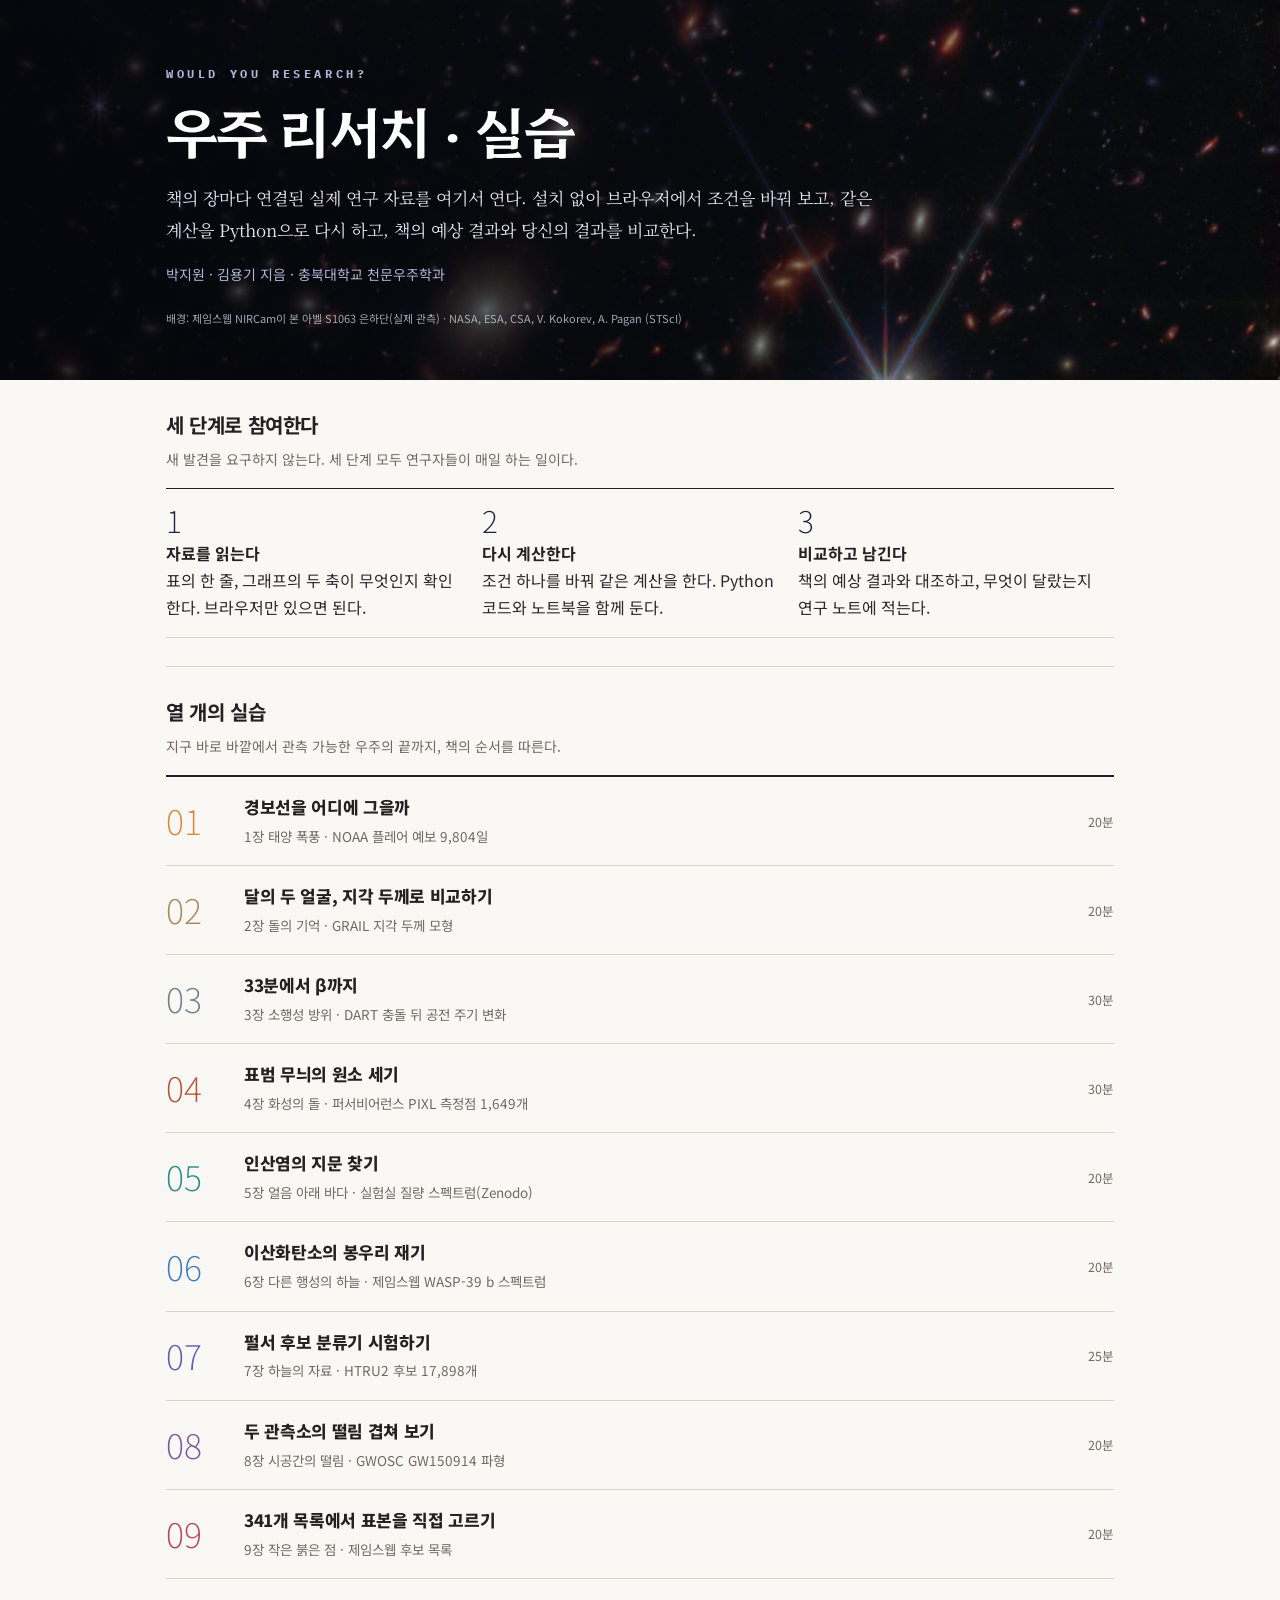
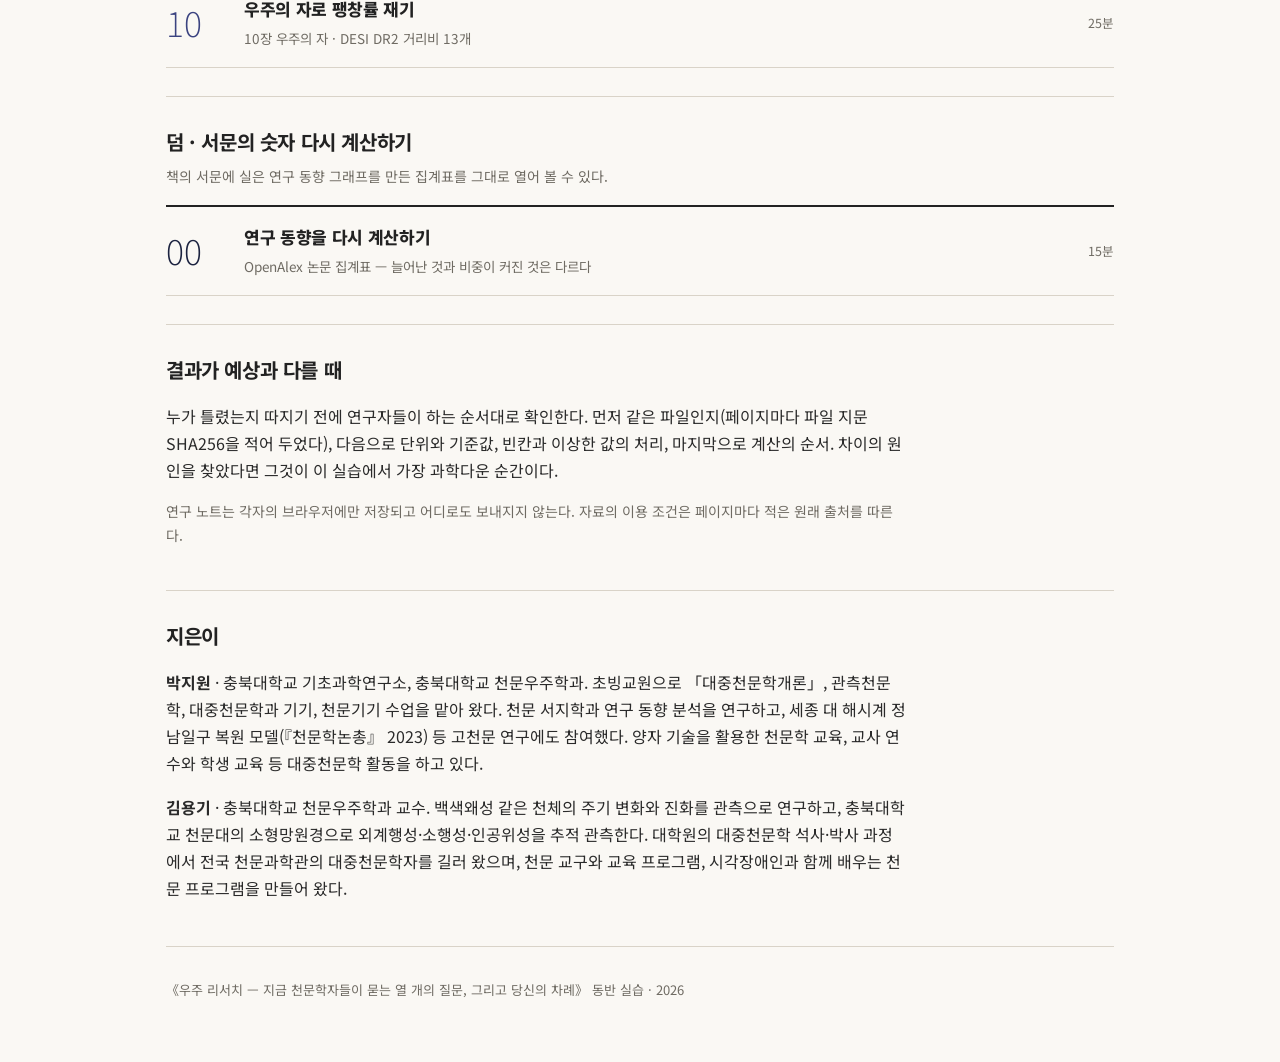
<file: index.html>
<!doctype html>
<html lang="ko">
<head>
<meta charset="utf-8">
<meta name="viewport" content="width=device-width, initial-scale=1">
<title>우주 리서치 실습</title>
<link rel="stylesheet" href="https://fonts.googleapis.com/css2?family=Hahmlet:wght@300;600&family=IBM+Plex+Mono:wght@400;500&family=Noto+Sans+KR:wght@200;300;400;500;700;800&family=Noto+Serif+KR:wght@400;600&display=swap">
<link rel="stylesheet" href="assets/site.css">
<style>
:root{--ch:#1C2340;--ch-tint:#E3E5EF}
.cover{position:relative;background:#05060c url(assets/cover_abell.jpg) center 70%/cover no-repeat;color:#fff;padding-block:64px 52px}
.cover::before{content:"";position:absolute;inset:0;background:linear-gradient(90deg,rgba(5,6,12,.88) 0%,rgba(5,6,12,.55) 55%,rgba(5,6,12,.15) 100%)}
.cover .wrap{position:relative}
.cover .kick{font-family:'IBM Plex Mono',monospace;letter-spacing:.3em}
.cover h1{font-family:'Hahmlet','Noto Serif KR',serif;font-weight:600}
.cover .credit{font-size:11px;color:#C9CDDB;margin-top:22px;opacity:.8}
.cover .kick{color:#AEB5D6}
.cover h1{color:#fff;font-size:clamp(34px,6vw,56px);margin:10px 0}
.cover .lede{color:#E4E7F3;font-family:var(--serif)}
.cover .who{color:#AEB5D6;font-size:14px;margin-top:18px}
.levels{display:grid;grid-template-columns:repeat(auto-fit,minmax(230px,1fr));gap:0;border-top:1px solid var(--ink)}
.levels div{padding:16px 16px 16px 0;border-bottom:1px solid var(--hair)}
.levels b{display:block;color:var(--ink);font-size:16px}
.levels .n{font-weight:200;font-size:30px;color:var(--ch);line-height:1}
.labs .no{color:var(--c)}
@media (prefers-color-scheme:dark){:root:not([data-theme="light"]) .labs .no{filter:brightness(2.2) saturate(.7)}:root:not([data-theme="light"]){--ch:#9AA6E0}}
</style>
</head>
<body>
<div class="cover"><div class="wrap">
 <div class="kick">WOULD YOU RESEARCH?</div>
 <h1>우주 리서치 · 실습</h1>
 <p class="lede">책의 장마다 연결된 실제 연구 자료를 여기서 연다. 설치 없이 브라우저에서 조건을 바꿔 보고, 같은 계산을 Python으로 다시 하고, 책의 예상 결과와 당신의 결과를 비교한다.</p>
 <div class="who">박지원 · 김용기 지음 · 충북대학교 천문우주학과</div>
 <div class="credit">배경: 제임스웹 NIRCam이 본 아벨 S1063 은하단(실제 관측) · NASA, ESA, CSA, V. Kokorev, A. Pagan (STScI)</div>
</div></div>
<main class="wrap">

<section>
 <h2>세 단계로 참여한다</h2>
 <p class="sub">새 발견을 요구하지 않는다. 세 단계 모두 연구자들이 매일 하는 일이다.</p>
 <div class="levels">
  <div><span class="n">1</span><b>자료를 읽는다</b>표의 한 줄, 그래프의 두 축이 무엇인지 확인한다. 브라우저만 있으면 된다.</div>
  <div><span class="n">2</span><b>다시 계산한다</b>조건 하나를 바꿔 같은 계산을 한다. Python 코드와 노트북을 함께 둔다.</div>
  <div><span class="n">3</span><b>비교하고 남긴다</b>책의 예상 결과와 대조하고, 무엇이 달랐는지 연구 노트에 적는다.</div>
 </div>
</section>

<section>
 <h2>열 개의 실습</h2>
 <p class="sub">지구 바로 바깥에서 관측 가능한 우주의 끝까지, 책의 순서를 따른다.</p>
 <ul class="labs">
  <li><a href="lab01/index.html" style="--c:#D98A3D"><span class="no">01</span><span><span class="t">경보선을 어디에 그을까</span><br><span class="d">1장 태양 폭풍 · NOAA 플레어 예보 9,804일</span></span><span class="m">20분</span></a></li>
  <li><a href="lab02/index.html" style="--c:#A88A5A"><span class="no">02</span><span><span class="t">달의 두 얼굴, 지각 두께로 비교하기</span><br><span class="d">2장 돌의 기억 · GRAIL 지각 두께 모형</span></span><span class="m">20분</span></a></li>
  <li><a href="lab03/index.html" style="--c:#6E7F8D"><span class="no">03</span><span><span class="t">33분에서 β까지</span><br><span class="d">3장 소행성 방위 · DART 충돌 뒤 공전 주기 변화</span></span><span class="m">30분</span></a></li>
  <li><a href="lab04/index.html" style="--c:#B5543C"><span class="no">04</span><span><span class="t">표범 무늬의 원소 세기</span><br><span class="d">4장 화성의 돌 · 퍼서비어런스 PIXL 측정점 1,649개</span></span><span class="m">30분</span></a></li>
  <li><a href="lab05/index.html" style="--c:#2E8C86"><span class="no">05</span><span><span class="t">인산염의 지문 찾기</span><br><span class="d">5장 얼음 아래 바다 · 실험실 질량 스펙트럼(Zenodo)</span></span><span class="m">20분</span></a></li>
  <li><a href="lab06/index.html" style="--c:#3F7CB8"><span class="no">06</span><span><span class="t">이산화탄소의 봉우리 재기</span><br><span class="d">6장 다른 행성의 하늘 · 제임스웹 WASP-39 b 스펙트럼</span></span><span class="m">20분</span></a></li>
  <li><a href="lab07/index.html" style="--c:#5C5FB0"><span class="no">07</span><span><span class="t">펄서 후보 분류기 시험하기</span><br><span class="d">7장 하늘의 자료 · HTRU2 후보 17,898개</span></span><span class="m">25분</span></a></li>
  <li><a href="lab08/index.html" style="--c:#7D5A9E"><span class="no">08</span><span><span class="t">두 관측소의 떨림 겹쳐 보기</span><br><span class="d">8장 시공간의 떨림 · GWOSC GW150914 파형</span></span><span class="m">20분</span></a></li>
  <li><a href="lab09/index.html" style="--c:#B8475E"><span class="no">09</span><span><span class="t">341개 목록에서 표본을 직접 고르기</span><br><span class="d">9장 작은 붉은 점 · 제임스웹 후보 목록</span></span><span class="m">20분</span></a></li>
  <li><a href="lab10/index.html" style="--c:#3B4380"><span class="no">10</span><span><span class="t">우주의 자로 팽창률 재기</span><br><span class="d">10장 우주의 자 · DESI DR2 거리비 13개</span></span><span class="m">25분</span></a></li>
 </ul>
</section>

<section>
 <h2>덤 · 서문의 숫자 다시 계산하기</h2>
 <p class="sub">책의 서문에 실은 연구 동향 그래프를 만든 집계표를 그대로 열어 볼 수 있다.</p>
 <ul class="labs"><li><a href="lab00/index.html" style="--c:#1C2340"><span class="no">00</span><span><span class="t">연구 동향을 다시 계산하기</span><br><span class="d">OpenAlex 논문 집계표 — 늘어난 것과 비중이 커진 것은 다르다</span></span><span class="m">15분</span></a></li></ul>
</section>

<section>
 <h2>결과가 예상과 다를 때</h2>
 <p>누가 틀렸는지 따지기 전에 연구자들이 하는 순서대로 확인한다. 먼저 같은 파일인지(페이지마다 파일 지문 SHA256을 적어 두었다), 다음으로 단위와 기준값, 빈칸과 이상한 값의 처리, 마지막으로 계산의 순서. 차이의 원인을 찾았다면 그것이 이 실습에서 가장 과학다운 순간이다.</p>
 <p class="note">연구 노트는 각자의 브라우저에만 저장되고 어디로도 보내지지 않는다. 자료의 이용 조건은 페이지마다 적은 원래 출처를 따른다.</p>
</section>

<section>
 <h2>지은이</h2>
 <p><b>박지원</b> · 충북대학교 기초과학연구소, 충북대학교 천문우주학과. 초빙교원으로 「대중천문학개론」, 관측천문학, 대중천문학과 기기, 천문기기 수업을 맡아 왔다. 천문 서지학과 연구 동향 분석을 연구하고, 세종 대 해시계 정남일구 복원 모델(『천문학논총』 2023) 등 고천문 연구에도 참여했다. 양자 기술을 활용한 천문학 교육, 교사 연수와 학생 교육 등 대중천문학 활동을 하고 있다.</p>
 <p><b>김용기</b> · 충북대학교 천문우주학과 교수. 백색왜성 같은 천체의 주기 변화와 진화를 관측으로 연구하고, 충북대학교 천문대의 소형망원경으로 외계행성·소행성·인공위성을 추적 관측한다. 대학원의 대중천문학 석사·박사 과정에서 전국 천문과학관의 대중천문학자를 길러 왔으며, 천문 교구와 교육 프로그램, 시각장애인과 함께 배우는 천문 프로그램을 만들어 왔다.</p>
</section>
</main>
<footer><div class="wrap">《우주 리서치 — 지금 천문학자들이 묻는 열 개의 질문, 그리고 당신의 차례》 동반 실습 · 2026</div></footer>
<script>
/* 책의 QR(…#lab03)로 들어오면 그 실습 페이지로 바로 넘긴다 */
(function(){var m=/^#(lab\d\d)$/.exec(location.hash);if(m){location.replace(m[1]+"/index.html");}})();
</script>
</body>
</html>
</file>
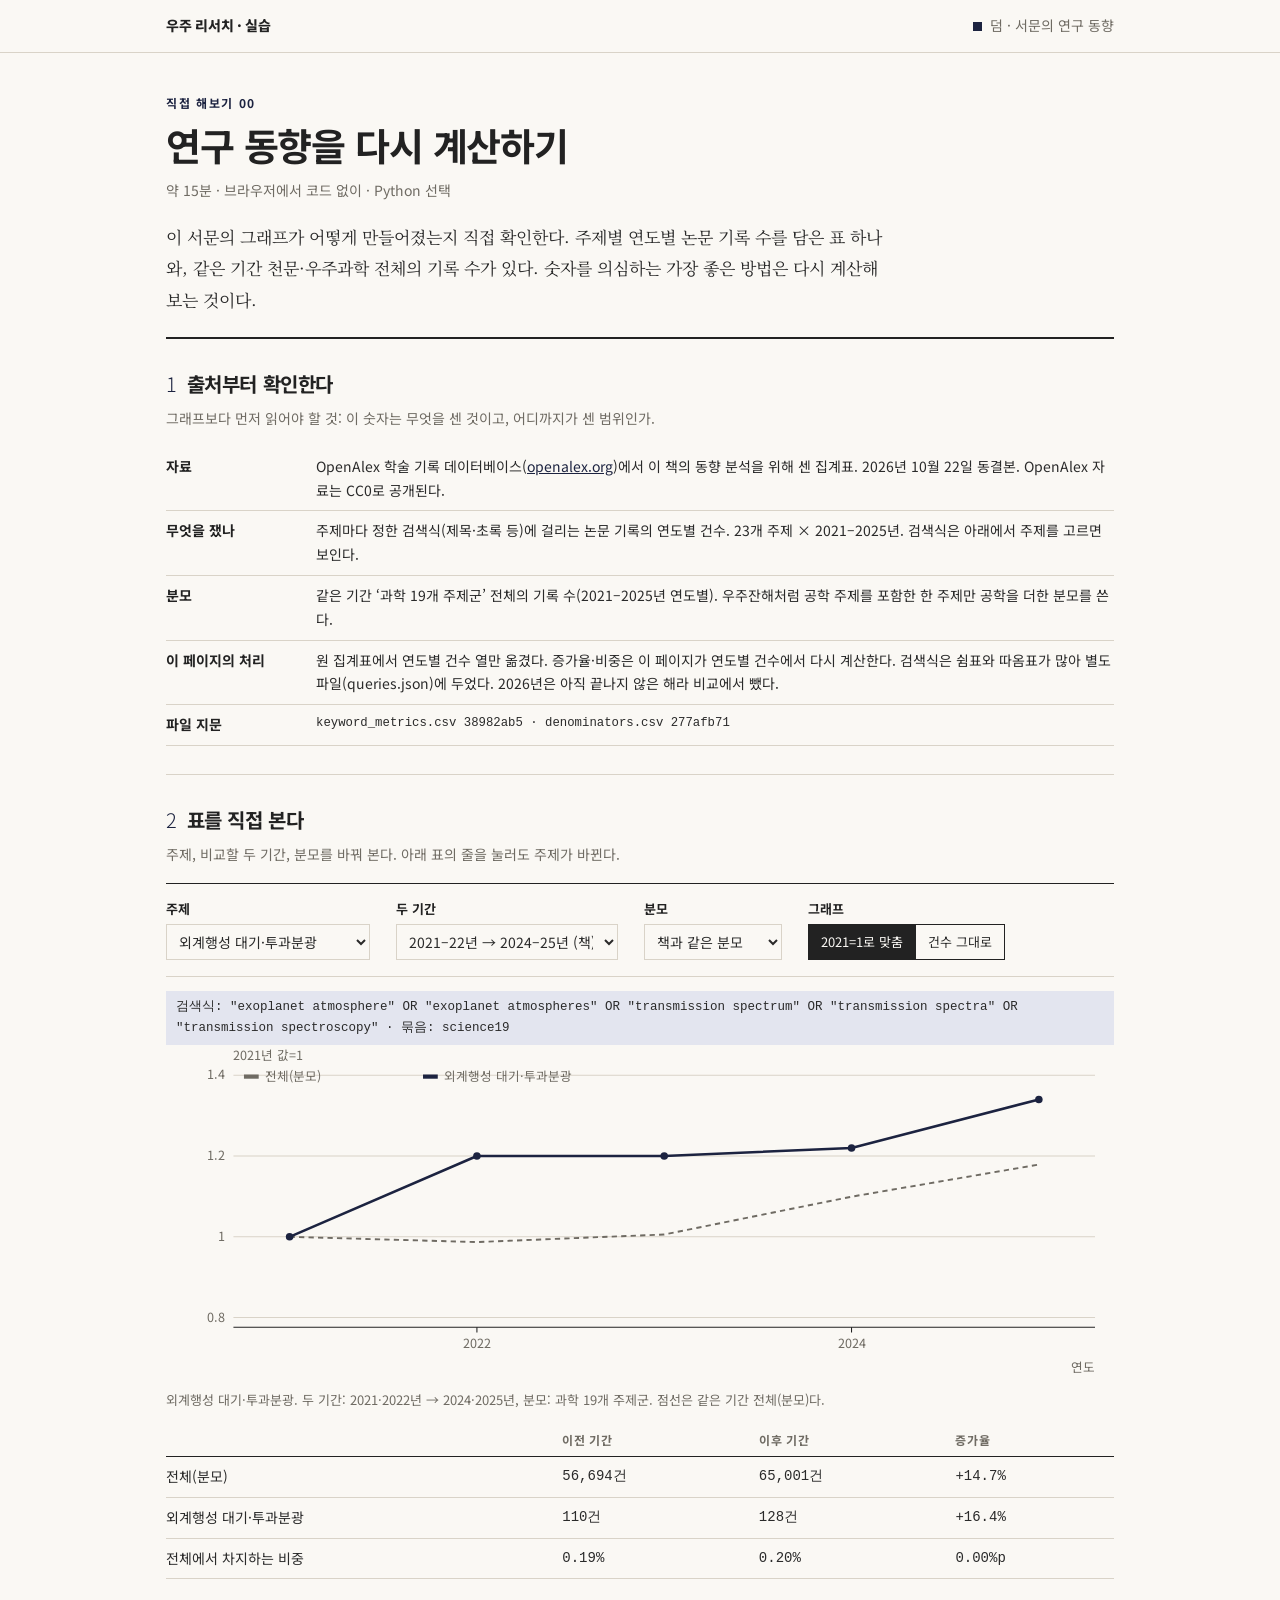
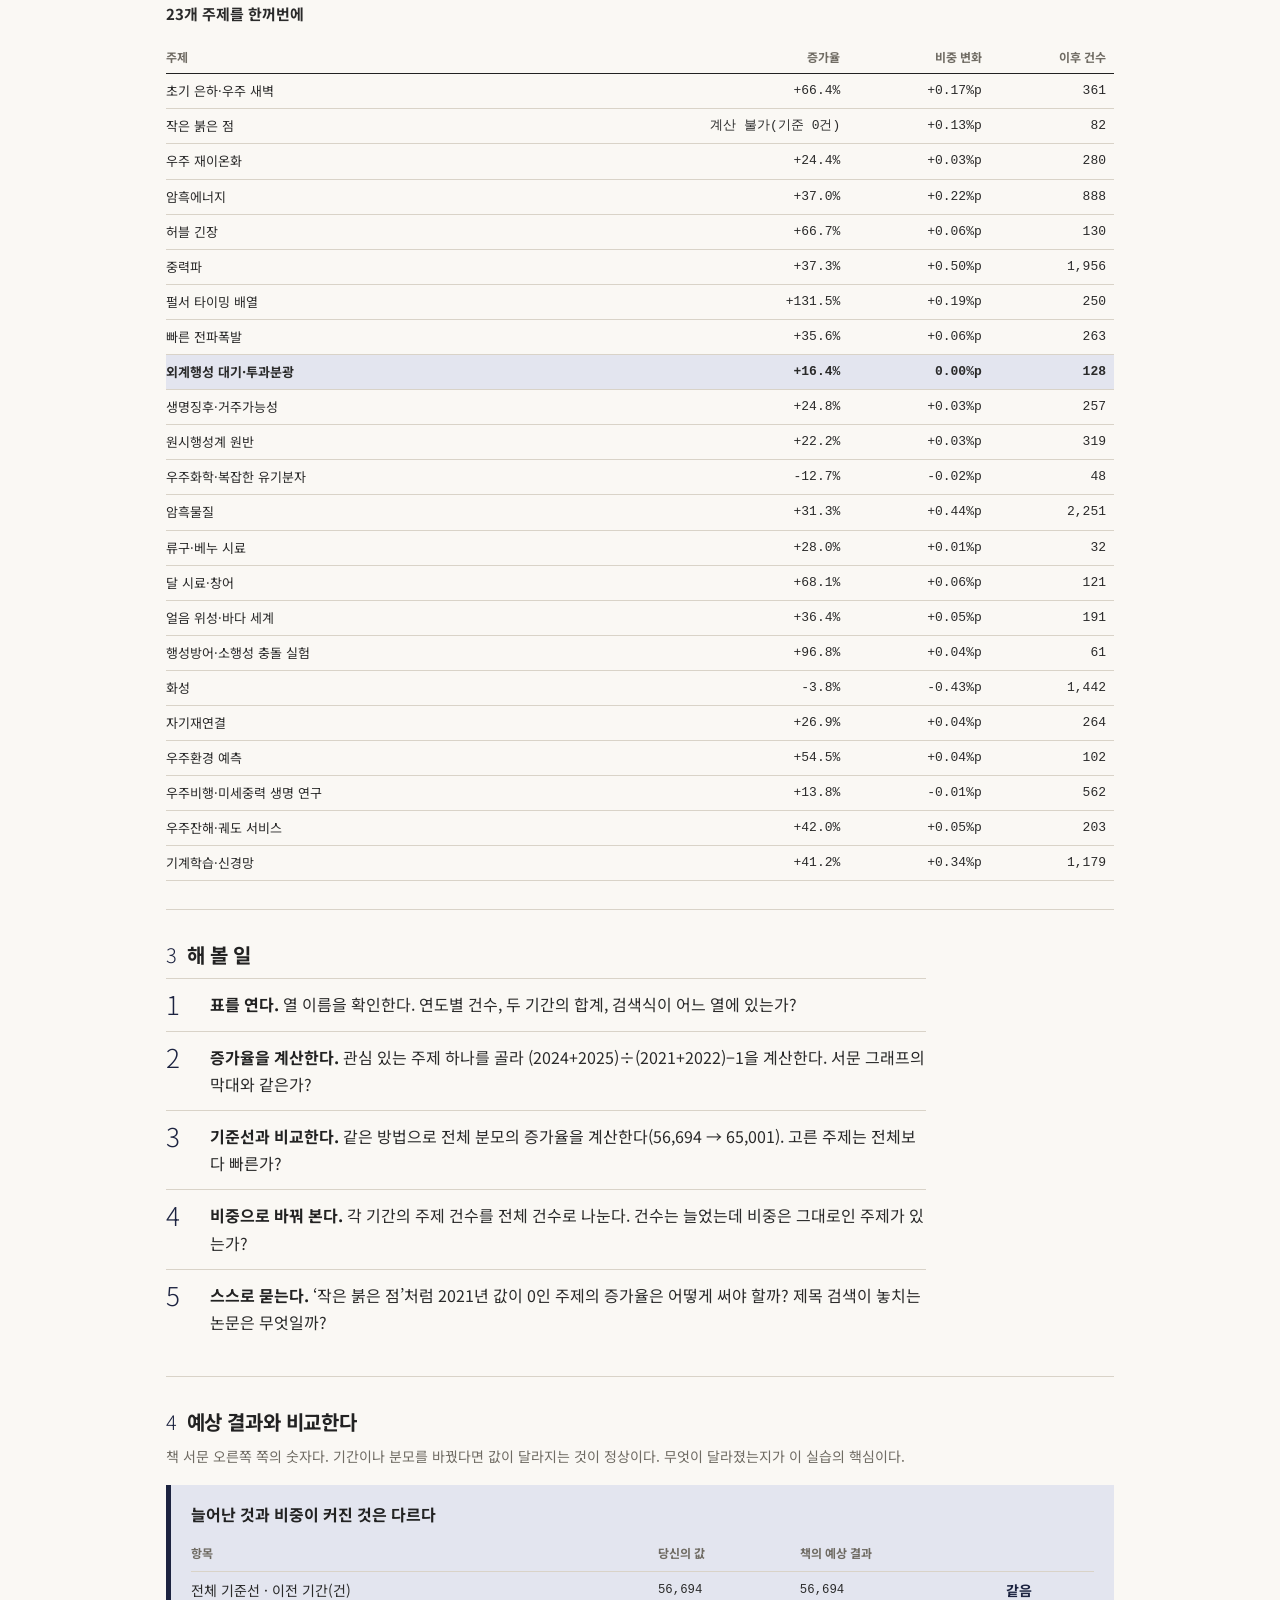
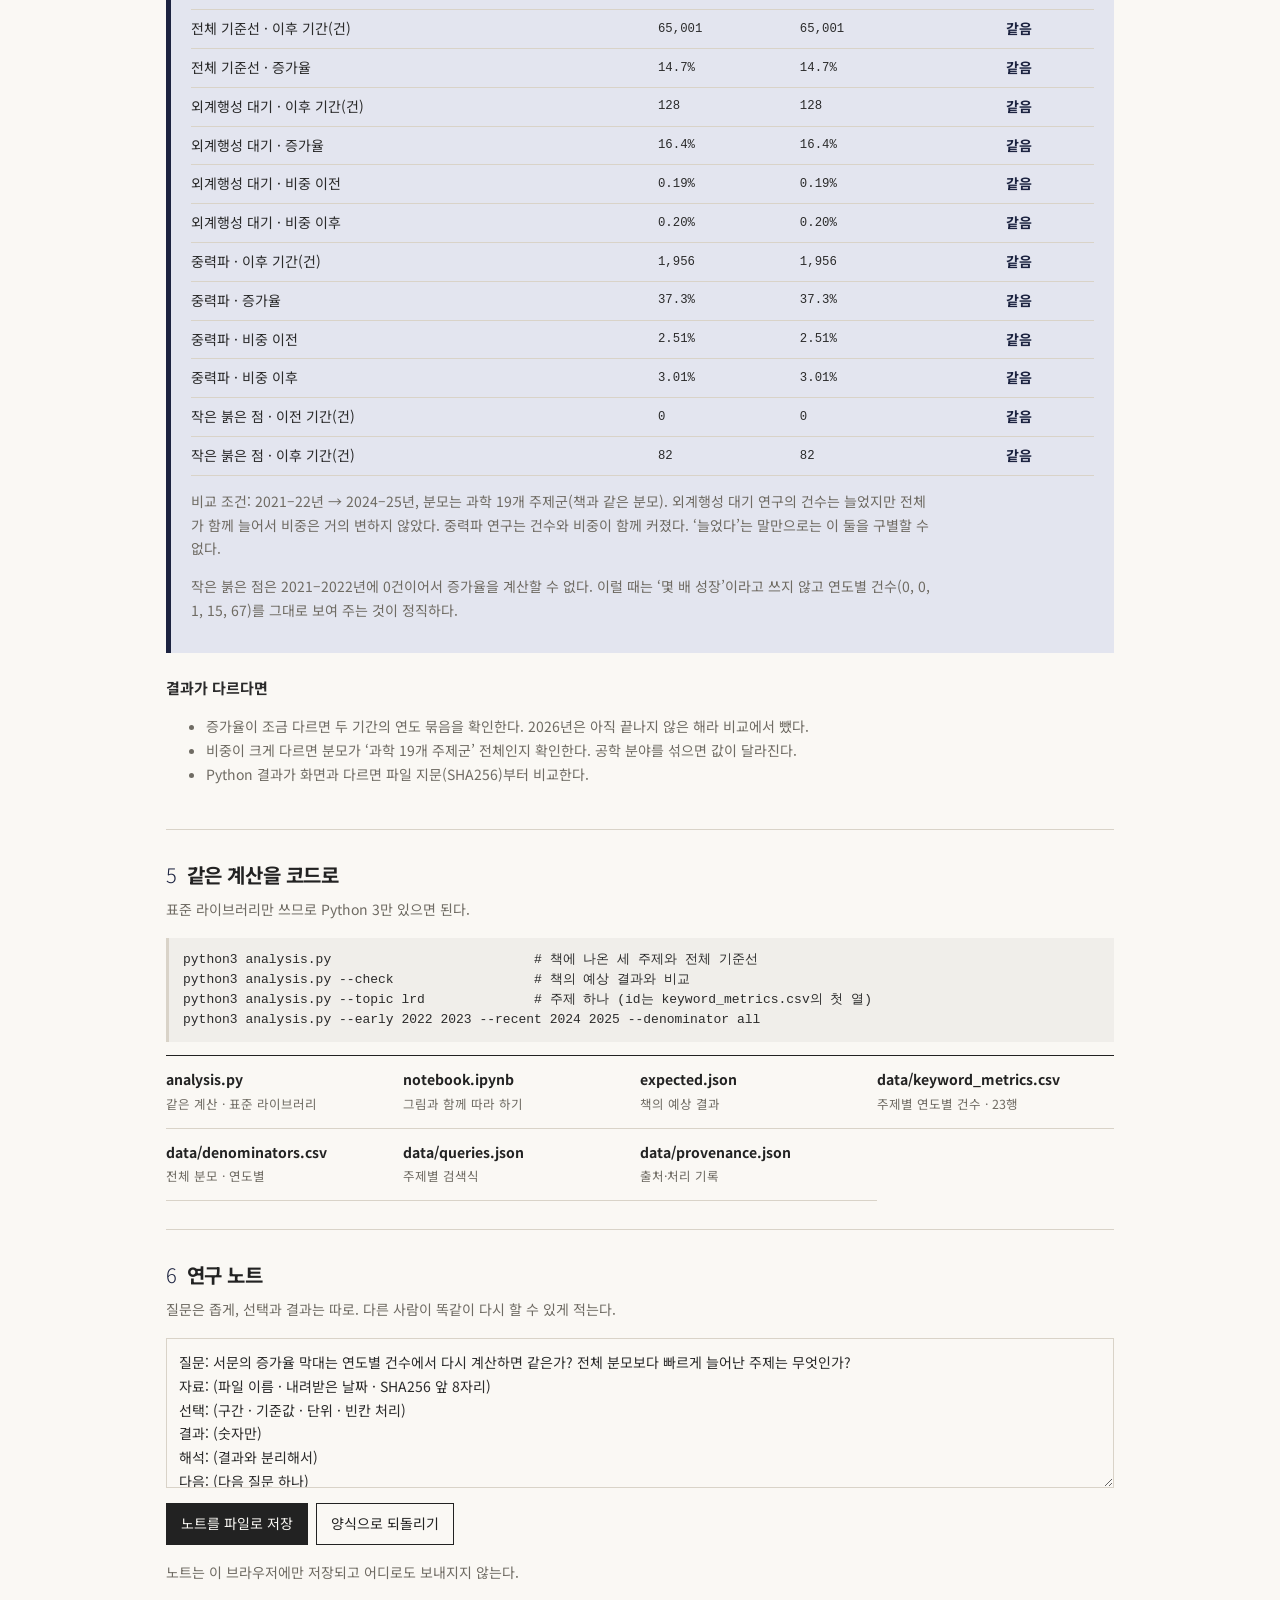
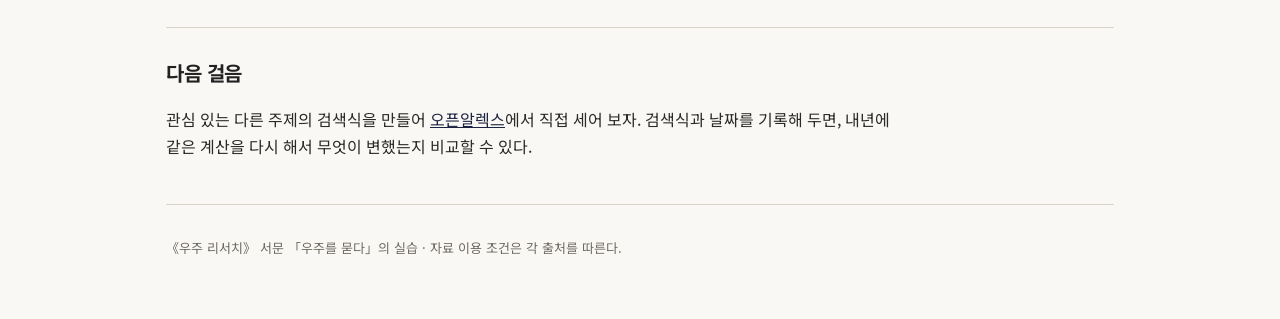
<file: lab00/index.html>
<!doctype html>
<html lang="ko">
<head>
<meta charset="utf-8">
<meta name="viewport" content="width=device-width, initial-scale=1">
<title>연구 동향을 다시 계산하기 · 우주 리서치 실습 00</title>
<link rel="stylesheet" href="https://fonts.googleapis.com/css2?family=Noto+Sans+KR:wght@300;400;500;700;800&family=Noto+Serif+KR:wght@400;600&display=swap">
<link rel="stylesheet" href="../assets/site.css">
<style>:root{--ch:#1C2340;--ch-tint:#E3E5EF}
@media (prefers-color-scheme:dark){:root:not([data-theme="light"]){--ch:#9AA6E0;--ch-tint:#23273A}}
table.all{width:100%;border-collapse:collapse;font-size:13px;margin-top:14px}
table.all th{text-align:left;font-size:12px;color:var(--grey);border-bottom:1px solid var(--ink);padding:6px 8px 6px 0;font-weight:700}
table.all td{padding:6px 8px 6px 0;border-bottom:1px solid var(--hair);font-variant-numeric:tabular-nums}
table.all td.num{font-family:ui-monospace,Menlo,monospace;text-align:right}
table.all th.num{text-align:right}
table.all tr.pick td{background:var(--ch-tint);font-weight:700}
table.all tr[data-id]{cursor:pointer}
.tablewrap{overflow-x:auto}
.query{font-family:ui-monospace,Menlo,monospace;font-size:12.5px;background:var(--ch-tint);padding:6px 10px;margin:8px 0 0;word-break:break-word}
</style>
</head>
<body>
<header class="top"><div class="wrap"><a class="home" href="../index.html">우주 리서치 · 실습</a><span class="chap">덤 · 서문의 연구 동향</span></div></header>
<main class="wrap">

<div class="hero">
 <div class="kick">직접 해보기 00</div>
 <h1>연구 동향을 다시 계산하기</h1>
 <div class="meta">약 15분 · 브라우저에서 코드 없이 · Python 선택</div>
 <p class="lede">이 서문의 그래프가 어떻게 만들어졌는지 직접 확인한다. 주제별 연도별 논문 기록 수를 담은 표 하나와, 같은 기간 천문·우주과학 전체의 기록 수가 있다. 숫자를 의심하는 가장 좋은 방법은 다시 계산해 보는 것이다.</p>
</div>

<section>
 <h2><span class="n">1</span>출처부터 확인한다</h2>
 <p class="sub">그래프보다 먼저 읽어야 할 것: 이 숫자는 무엇을 센 것이고, 어디까지가 센 범위인가.</p>
 <table class="prov">
  <tr><td>자료</td><td>OpenAlex 학술 기록 데이터베이스(<a href="https://openalex.org">openalex.org</a>)에서 이 책의 동향 분석을 위해 센 집계표. 2026년 10월 22일 동결본. OpenAlex 자료는 CC0로 공개된다.</td></tr>
  <tr><td>무엇을 쟀나</td><td>주제마다 정한 검색식(제목·초록 등)에 걸리는 논문 기록의 연도별 건수. 23개 주제 × 2021–2025년. 검색식은 아래에서 주제를 고르면 보인다.</td></tr>
  <tr><td>분모</td><td>같은 기간 ‘과학 19개 주제군’ 전체의 기록 수(2021–2025년 연도별). 우주잔해처럼 공학 주제를 포함한 한 주제만 공학을 더한 분모를 쓴다.</td></tr>
  <tr><td>이 페이지의 처리</td><td>원 집계표에서 연도별 건수 열만 옮겼다. 증가율·비중은 이 페이지가 연도별 건수에서 다시 계산한다. 검색식은 쉼표와 따옴표가 많아 별도 파일(queries.json)에 두었다. 2026년은 아직 끝나지 않은 해라 비교에서 뺐다.</td></tr>
  <tr><td>파일 지문</td><td class="mono" id="hashes">—</td></tr>
 </table>
</section>

<section>
 <h2><span class="n">2</span>표를 직접 본다</h2>
 <p class="sub">주제, 비교할 두 기간, 분모를 바꿔 본다. 아래 표의 줄을 눌러도 주제가 바뀐다.</p>
 <div class="controls">
  <div class="ctl"><label for="topic">주제</label><select id="topic"></select></div>
  <div class="ctl"><label for="per">두 기간</label>
   <select id="per">
    <option value="2021,2022|2024,2025">2021–22년 → 2024–25년 (책)</option>
    <option value="2021|2025">2021년 → 2025년</option>
    <option value="2022,2023|2024,2025">2022–23년 → 2024–25년</option>
   </select></div>
  <div class="ctl"><label for="den">분모</label>
   <select id="den">
    <option value="auto">책과 같은 분모</option>
    <option value="science">과학 19개 주제군</option>
    <option value="all">공학 포함</option>
   </select></div>
  <div class="ctl"><label>그래프</label><div class="seg" id="mode"><button data-m="idx" class="on">2021=1로 맞춤</button><button data-m="raw">건수 그대로</button></div></div>
 </div>
 <div class="query" id="query"></div>
 <div class="plot" id="plot"></div>
 <p class="caption" id="cap"></p>
 <table class="res" id="res"></table>
 <h3 style="margin:22px 0 0;font-size:15px">23개 주제를 한꺼번에</h3>
 <div class="tablewrap"><table class="all" id="all"></table></div>
</section>

<section>
 <h2><span class="n">3</span>해 볼 일</h2>
 <ol class="steps">
  <li><span><b>표를 연다.</b> 열 이름을 확인한다. 연도별 건수, 두 기간의 합계, 검색식이 어느 열에 있는가?</span></li>
  <li><span><b>증가율을 계산한다.</b> 관심 있는 주제 하나를 골라 (2024+2025)÷(2021+2022)−1을 계산한다. 서문 그래프의 막대와 같은가?</span></li>
  <li><span><b>기준선과 비교한다.</b> 같은 방법으로 전체 분모의 증가율을 계산한다(56,694 → 65,001). 고른 주제는 전체보다 빠른가?</span></li>
  <li><span><b>비중으로 바꿔 본다.</b> 각 기간의 주제 건수를 전체 건수로 나눈다. 건수는 늘었는데 비중은 그대로인 주제가 있는가?</span></li>
  <li><span><b>스스로 묻는다.</b> ‘작은 붉은 점’처럼 2021년 값이 0인 주제의 증가율은 어떻게 써야 할까? 제목 검색이 놓치는 논문은 무엇일까?</span></li>
 </ol>
</section>

<section>
 <h2><span class="n">4</span>예상 결과와 비교한다</h2>
 <p class="sub">책 서문 오른쪽 쪽의 숫자다. 기간이나 분모를 바꿨다면 값이 달라지는 것이 정상이다. 무엇이 달라졌는지가 이 실습의 핵심이다.</p>
 <div class="expect">
  <h3>늘어난 것과 비중이 커진 것은 다르다</h3>
  <div id="cmp"></div>
  <p class="note">비교 조건: 2021–22년 → 2024–25년, 분모는 과학 19개 주제군(책과 같은 분모). 외계행성 대기 연구의 건수는 늘었지만 전체가 함께 늘어서 비중은 거의 변하지 않았다. 중력파 연구는 건수와 비중이 함께 커졌다. ‘늘었다’는 말만으로는 이 둘을 구별할 수 없다.</p>
  <p class="note">작은 붉은 점은 2021–2022년에 0건이어서 증가율을 계산할 수 없다. 이럴 때는 ‘몇 배 성장’이라고 쓰지 않고 연도별 건수(0, 0, 1, 15, 67)를 그대로 보여 주는 것이 정직하다.</p>
 </div>
 <h3 style="margin-top:22px;font-size:15px">결과가 다르다면</h3>
 <ul class="note">
  <li>증가율이 조금 다르면 두 기간의 연도 묶음을 확인한다. 2026년은 아직 끝나지 않은 해라 비교에서 뺐다.</li>
  <li>비중이 크게 다르면 분모가 ‘과학 19개 주제군’ 전체인지 확인한다. 공학 분야를 섞으면 값이 달라진다.</li>
  <li>Python 결과가 화면과 다르면 파일 지문(SHA256)부터 비교한다.</li>
 </ul>
</section>

<section>
 <h2><span class="n">5</span>같은 계산을 코드로</h2>
 <p class="sub">표준 라이브러리만 쓰므로 Python 3만 있으면 된다.</p>
<pre>python3 analysis.py                          # 책에 나온 세 주제와 전체 기준선
python3 analysis.py --check                  # 책의 예상 결과와 비교
python3 analysis.py --topic lrd              # 주제 하나 (id는 keyword_metrics.csv의 첫 열)
python3 analysis.py --early 2022 2023 --recent 2024 2025 --denominator all</pre>
 <div class="files">
  <a href="analysis.py" download><b>analysis.py</b><span>같은 계산 · 표준 라이브러리</span></a>
  <a href="notebook.ipynb" download><b>notebook.ipynb</b><span>그림과 함께 따라 하기</span></a>
  <a href="expected.json" download><b>expected.json</b><span>책의 예상 결과</span></a>
  <a href="data/keyword_metrics.csv" download><b>data/keyword_metrics.csv</b><span>주제별 연도별 건수 · 23행</span></a>
  <a href="data/denominators.csv" download><b>data/denominators.csv</b><span>전체 분모 · 연도별</span></a>
  <a href="data/queries.json" download><b>data/queries.json</b><span>주제별 검색식</span></a>
  <a href="data/provenance.json" download><b>data/provenance.json</b><span>출처·처리 기록</span></a>
 </div>
</section>

<section>
 <h2><span class="n">6</span>연구 노트</h2>
 <p class="sub">질문은 좁게, 선택과 결과는 따로. 다른 사람이 똑같이 다시 할 수 있게 적는다.</p>
 <div id="note"></div>
</section>

<section>
 <h2>다음 걸음</h2>
 <p>관심 있는 다른 주제의 검색식을 만들어 <a href="https://openalex.org">오픈알렉스</a>에서 직접 세어 보자. 검색식과 날짜를 기록해 두면, 내년에 같은 계산을 다시 해서 무엇이 변했는지 비교할 수 있다.</p>
</section>
</main>
<footer><div class="wrap">《우주 리서치》 서문 「우주를 묻다」의 실습 · 자료 이용 조건은 각 출처를 따른다.</div></footer>

<script src="../assets/lab.js"></script>
<script>
const YEARS = [2021, 2022, 2023, 2024, 2025];
const state = {topic:"exoplanet_atmosphere", early:[2021,2022], recent:[2024,2025], den:"auto", mode:"idx"};
let topics = [], dens = {}, queries = {};

async function sha8(url){
  const buf = await (await fetch(url)).arrayBuffer();
  if (!crypto.subtle) return "—";
  const h = await crypto.subtle.digest("SHA-256", buf);
  return [...new Uint8Array(h)].slice(0,4).map(b=>b.toString(16).padStart(2,"0")).join("");
}
const sum = (o, ys) => ys.reduce((s,y)=>s+o[y], 0);
const kindOf = (t, den) => den === "auto" ? (t.corpus === "all24" ? "all" : "science") : den;
function calc(t, early, recent, den){
  const kind = kindOf(t, den), D = dens[kind];
  const e = sum(t, early), r = sum(t, recent), de = sum(D, early), dr = sum(D, recent);
  return {kind, e, r, de, dr, growth: e ? (r/e-1)*100 : null, dgrowth: (dr/de-1)*100,
          se: e/de*100, sr: r/dr*100, dpp: r/dr*100 - e/de*100};
}
const pp = v => { const r = Math.round(v*100)/100; return (r>0?"+":"")+Lab.fmt(Math.abs(r)<1e-9?0:r,2)+"%p"; };
function draw(){
  const t = topics.find(x=>x.id===state.topic);
  const c = calc(t, state.early, state.recent, state.den);
  const D = dens[c.kind];
  document.querySelector("#query").textContent = "검색식: " + (queries[t.id] || "—") + "  ·  묶음: " + t.corpus;
  let mode = state.mode, note = "";
  if (mode === "idx" && !t[2021]) { mode = "raw"; note = " 2021년 값이 0이라 ‘2021=1로 맞춤’을 쓸 수 없어 건수 그대로 보여 준다."; }
  const topicY = YEARS.map(y=>t[y]), denY = YEARS.map(y=>D[y]);
  const idx = a => a.map(v=>v/a[0]);
  const ys1 = mode==="idx" ? idx(topicY) : topicY, ys2 = mode==="idx" ? idx(denY) : denY;
  if (mode === "idx") {
    Lab.plot("#plot", {series:[
      {x:YEARS, y:ys2, color:"#6F6B63", dash:"5 4", width:1.8, label:"전체(분모)"},
      {x:YEARS, y:ys1, color:getComputedStyle(document.documentElement).getPropertyValue("--ch").trim(), width:2.4, label:t.label_ko.slice(0,12)},
      {x:YEARS, y:ys1, color:getComputedStyle(document.documentElement).getPropertyValue("--ch").trim(), type:"dots", r:3.6, opacity:1}
    ], xmin:2020.7, xmax:2025.3, xticks:4, xfmt:v=>Number.isInteger(v)?String(v):"",
    ymin:Math.min(0.8, ...ys1, ...ys2)*0.97, ymax:Math.max(1.25, ...ys1, ...ys2)*1.05, xlabel:"연도", ylabel:"2021년 값=1", height:320});
  } else {
    Lab.plot("#plot", {series:[
      {x:YEARS, y:ys1, color:getComputedStyle(document.documentElement).getPropertyValue("--ch").trim(), width:2.4, label:t.label_ko.slice(0,14)},
      {x:YEARS, y:ys1, color:getComputedStyle(document.documentElement).getPropertyValue("--ch").trim(), type:"dots", r:3.6, opacity:1}
    ], xmin:2020.7, xmax:2025.3, xticks:4, xfmt:v=>Number.isInteger(v)?String(v):"",
    ymin:0, ymax:Math.max(...ys1,1)*1.15, xlabel:"연도", ylabel:"논문 기록 수(건)", height:320});
  }
  document.querySelector("#cap").textContent =
    `${t.label_ko}. 두 기간: ${state.early.join("·")}년 → ${state.recent.join("·")}년, 분모: ${c.kind==="all"?"공학 포함":"과학 19개 주제군"}.` + note +
    (mode==="idx" ? " 점선은 같은 기간 전체(분모)다." : "");
  const g = v => v==null ? "계산 불가(기준 0건)" : (v>=0?"+":"")+Lab.fmt(v,1)+"%";
  document.querySelector("#res").innerHTML =
    "<tr><th></th><th>이전 기간</th><th>이후 기간</th><th>증가율</th></tr>" +
    `<tr><td>전체(분모)</td><td class="num">${Lab.fmt(c.de,0)}건</td><td class="num">${Lab.fmt(c.dr,0)}건</td><td class="num">${g(c.dgrowth)}</td></tr>` +
    `<tr><td>${t.label_ko}</td><td class="num">${Lab.fmt(c.e,0)}건</td><td class="num">${Lab.fmt(c.r,0)}건</td><td class="num">${g(c.growth)}</td></tr>` +
    `<tr><td>전체에서 차지하는 비중</td><td class="num">${Lab.fmt(c.se,2)}%</td><td class="num">${Lab.fmt(c.sr,2)}%</td><td class="num">${pp(c.dpp)}</td></tr>`;
  let h = '<tr><th>주제</th><th class="num">증가율</th><th class="num">비중 변화</th><th class="num">이후 건수</th></tr>';
  for (const x of topics){
    const k = calc(x, state.early, state.recent, state.den);
    h += `<tr data-id="${x.id}"${x.id===state.topic?' class="pick"':''}><td>${x.label_ko}</td><td class="num">${g(k.growth)}</td><td class="num">${pp(k.dpp)}</td><td class="num">${Lab.fmt(k.r,0)}</td></tr>`;
  }
  const tb = document.querySelector("#all"); tb.innerHTML = h;
  tb.querySelectorAll("tr[data-id]").forEach(tr=>tr.onclick=()=>{state.topic=tr.dataset.id; document.querySelector("#topic").value=state.topic; draw(); document.querySelector("#plot").scrollIntoView({block:"center",behavior:"smooth"});});
  // 책 조건 비교: 주제는 고정, 기간·분모는 현재 조작판 값
  const B = id => calc(topics.find(x=>x.id===id), state.early, state.recent, state.den);
  const ex = B("exoplanet_atmosphere"), gw = B("gravitational_wave"), lr = B("lrd");
  Lab.compare("#cmp", [
    {label:"전체 기준선 · 이전 기간(건)", mine:ex.de, expected:56694, tol:0, digits:0},
    {label:"전체 기준선 · 이후 기간(건)", mine:ex.dr, expected:65001, tol:0, digits:0},
    {label:"전체 기준선 · 증가율", mine:ex.dgrowth, expected:14.7, tol:.05, digits:1, unit:"%"},
    {label:"외계행성 대기 · 이후 기간(건)", mine:ex.r, expected:128, tol:0, digits:0},
    {label:"외계행성 대기 · 증가율", mine:ex.growth, expected:16.4, tol:.05, digits:1, unit:"%"},
    {label:"외계행성 대기 · 비중 이전", mine:ex.se, expected:.19, tol:.005, digits:2, unit:"%"},
    {label:"외계행성 대기 · 비중 이후", mine:ex.sr, expected:.20, tol:.005, digits:2, unit:"%"},
    {label:"중력파 · 이후 기간(건)", mine:gw.r, expected:1956, tol:0, digits:0},
    {label:"중력파 · 증가율", mine:gw.growth, expected:37.3, tol:.05, digits:1, unit:"%"},
    {label:"중력파 · 비중 이전", mine:gw.se, expected:2.51, tol:.005, digits:2, unit:"%"},
    {label:"중력파 · 비중 이후", mine:gw.sr, expected:3.01, tol:.005, digits:2, unit:"%"},
    {label:"작은 붉은 점 · 이전 기간(건)", mine:lr.e, expected:0, tol:0, digits:0},
    {label:"작은 붉은 점 · 이후 기간(건)", mine:lr.r, expected:82, tol:0, digits:0},
  ]);
}
(async()=>{
  const [rows, dr, q] = await Promise.all([Lab.csv("data/keyword_metrics.csv"), Lab.csv("data/denominators.csv"), Lab.json("data/queries.json")]);
  topics = rows; queries = q;
  dens = {science:{}, all:{}};
  dr.forEach(r=>{dens.science[r.year]=r.science; dens.all[r.year]=r.all;});
  const sel = document.querySelector("#topic");
  sel.innerHTML = topics.map(t=>`<option value="${t.id}">${t.label_ko}</option>`).join("");
  sel.value = state.topic;
  sel.onchange = e=>{state.topic=e.target.value; draw();};
  document.querySelector("#per").onchange = e=>{const [a,b]=e.target.value.split("|"); state.early=a.split(",").map(Number); state.recent=b.split(",").map(Number); draw();};
  document.querySelector("#den").onchange = e=>{state.den=e.target.value; draw();};
  document.querySelectorAll("#mode button").forEach(b=>b.onclick=()=>{
    document.querySelectorAll("#mode button").forEach(x=>x.classList.remove("on")); b.classList.add("on"); state.mode=b.dataset.m; draw();});
  draw();
  const files = ["keyword_metrics.csv","denominators.csv"];
  const hs = await Promise.all(files.map(f=>sha8(`data/${f}`)));
  document.querySelector("#hashes").textContent = files.map((f,i)=>`${f} ${hs[i]}`).join(" · ");
  Lab.notebook("#note", "lab00", Lab.NOTE("서문의 증가율 막대는 연도별 건수에서 다시 계산하면 같은가? 전체 분모보다 빠르게 늘어난 주제는 무엇인가?"));
})();
</script>
</body>
</html>
</file>
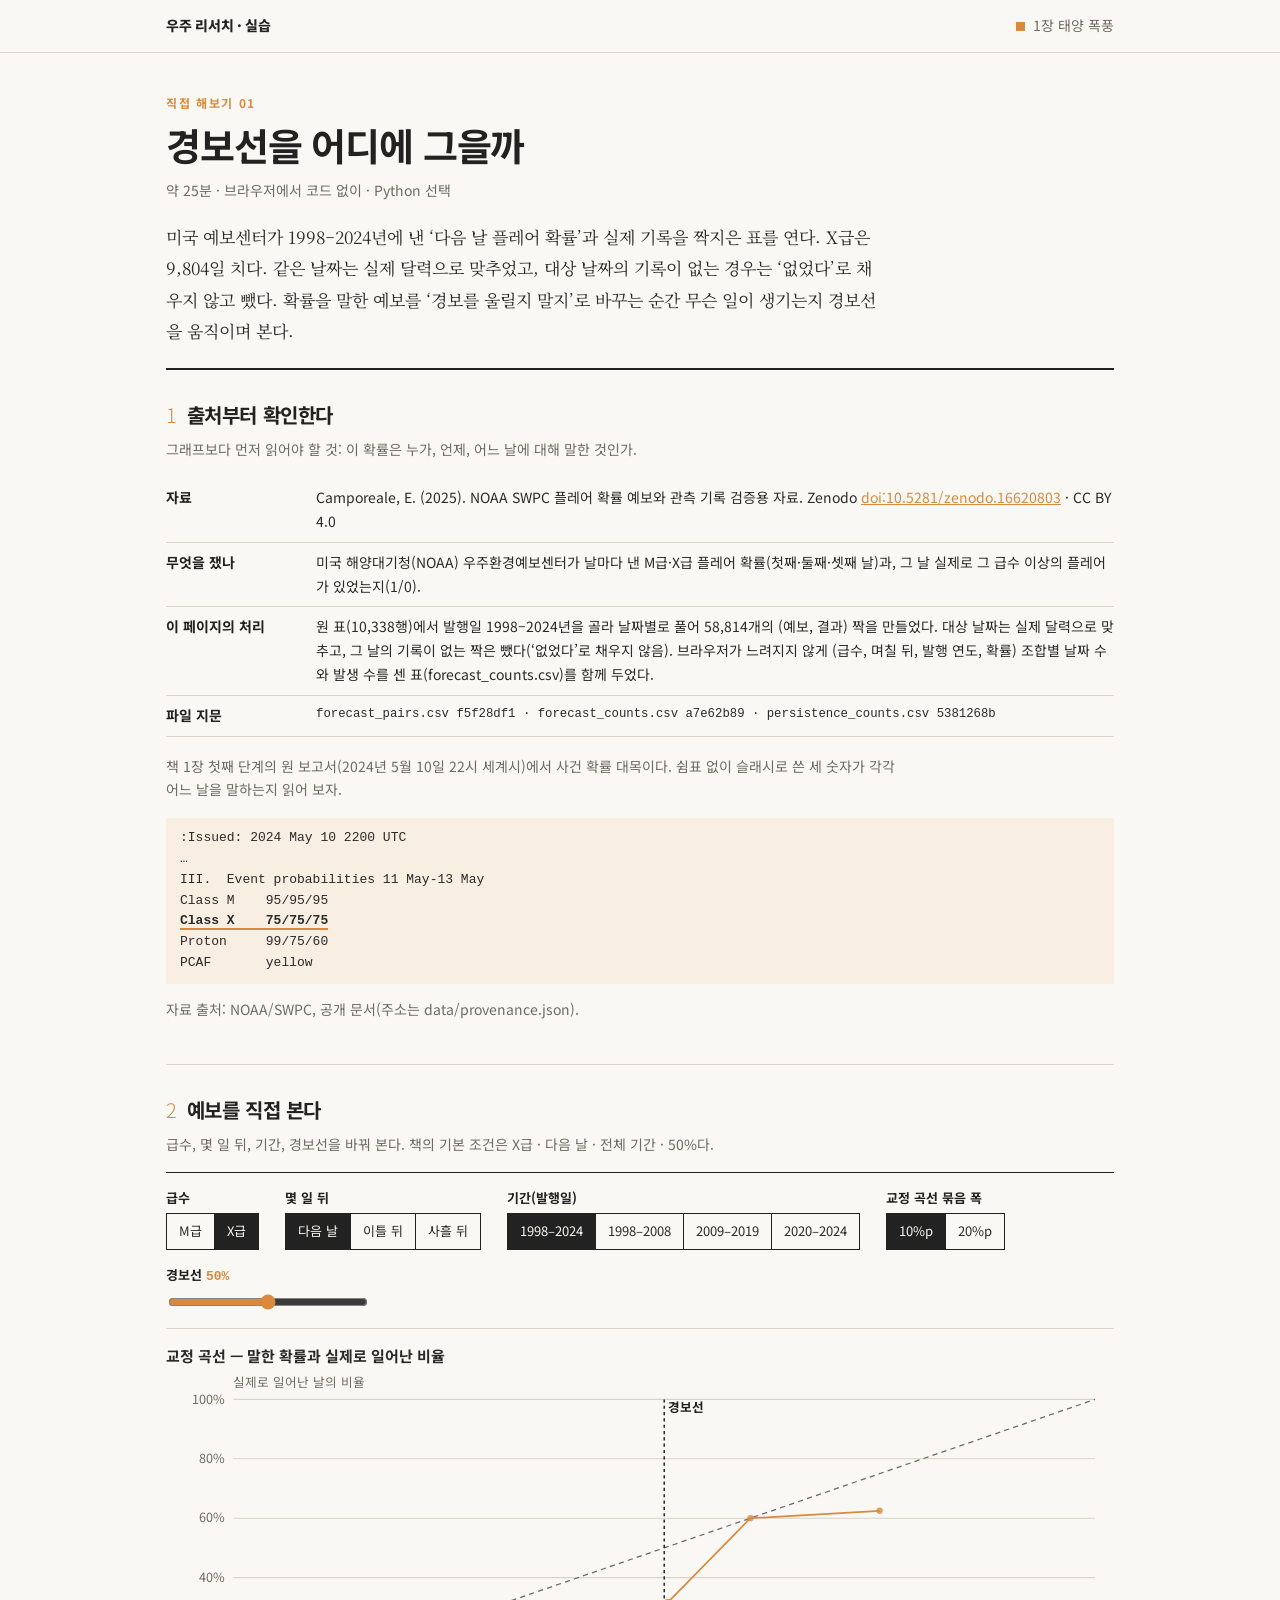
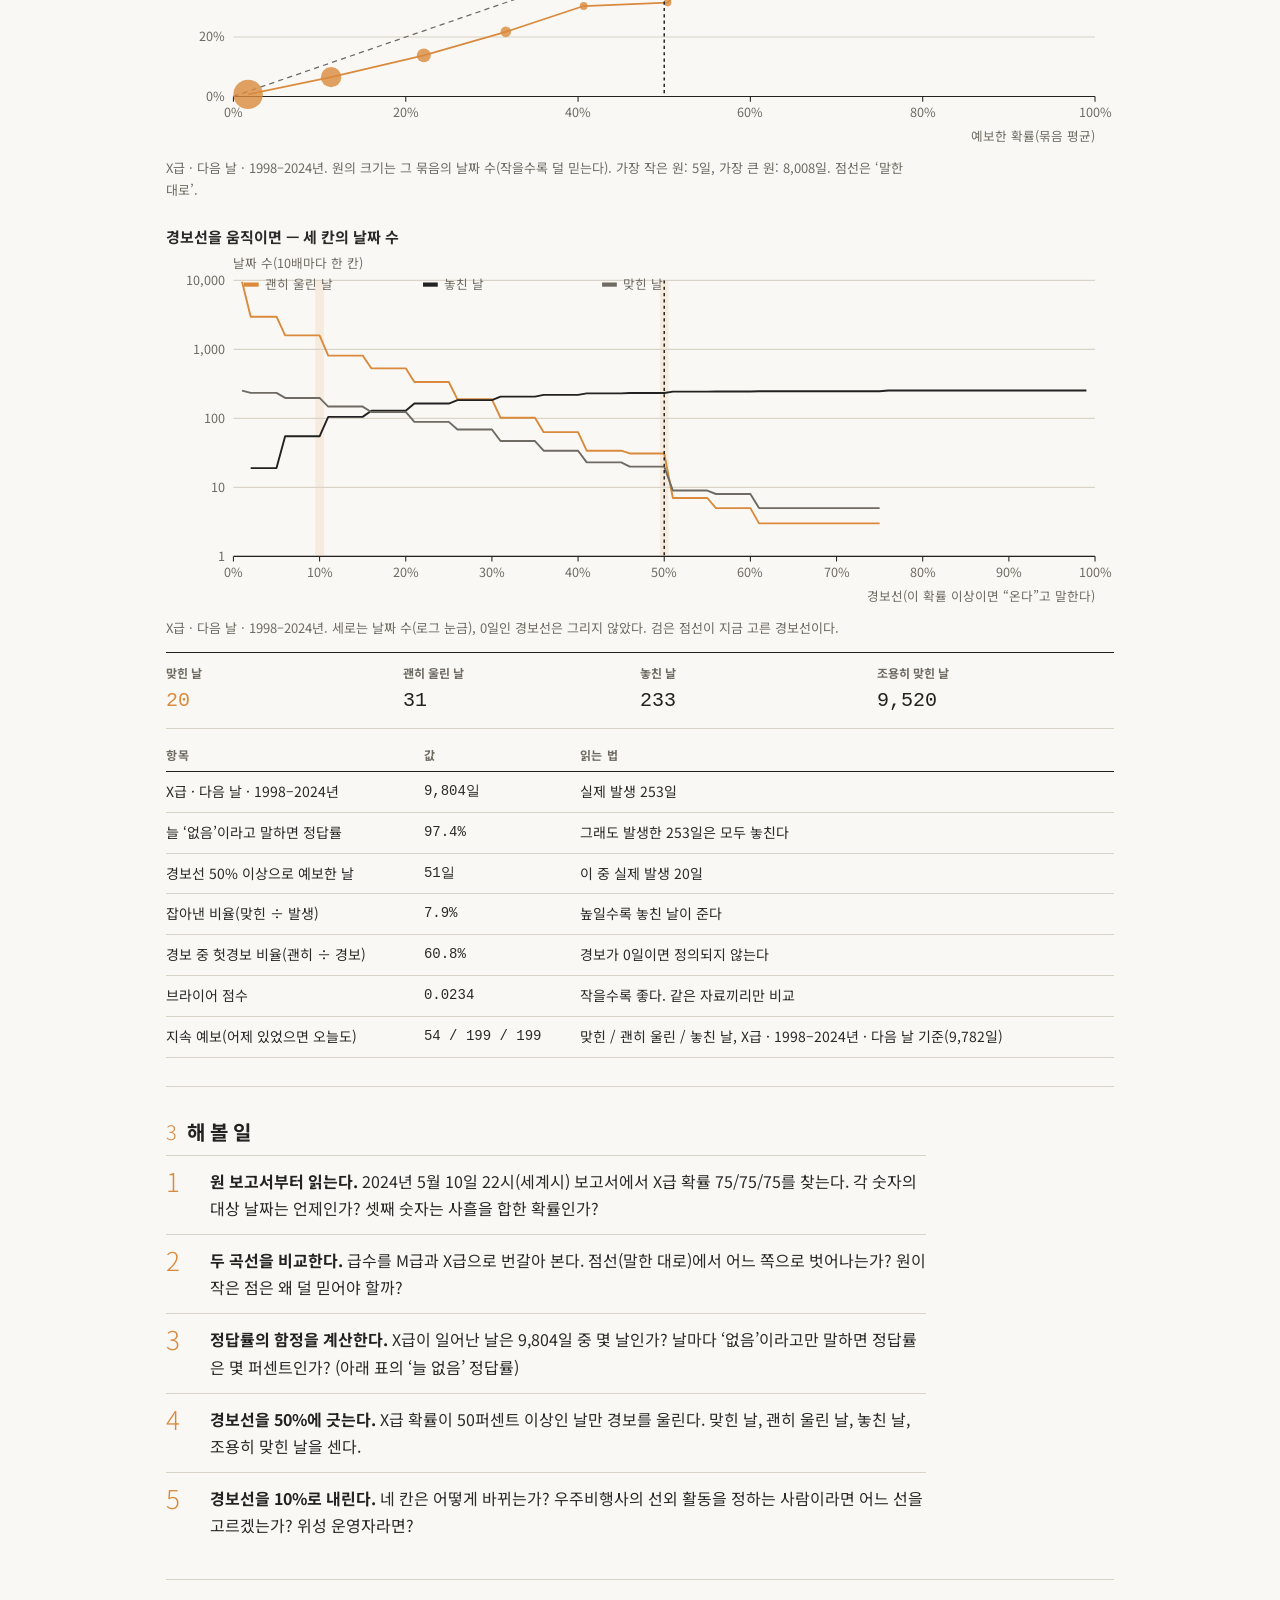
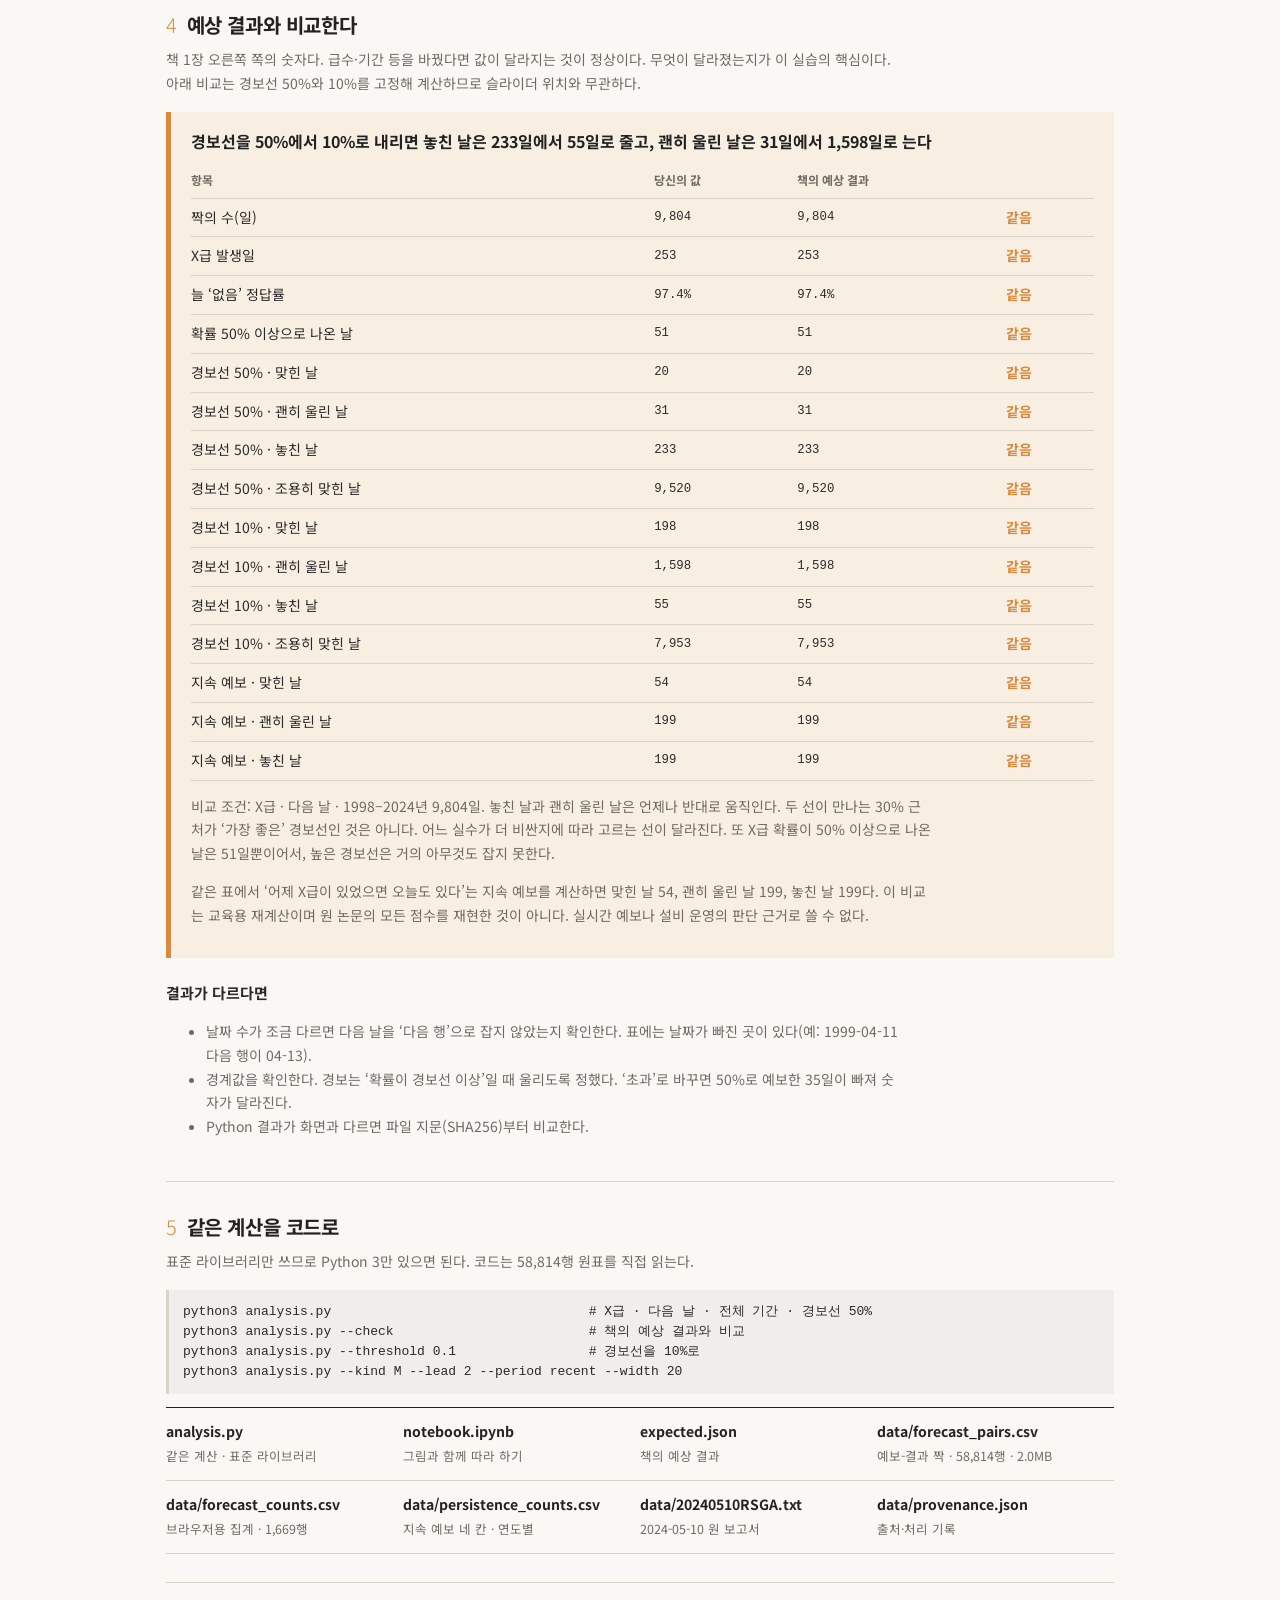
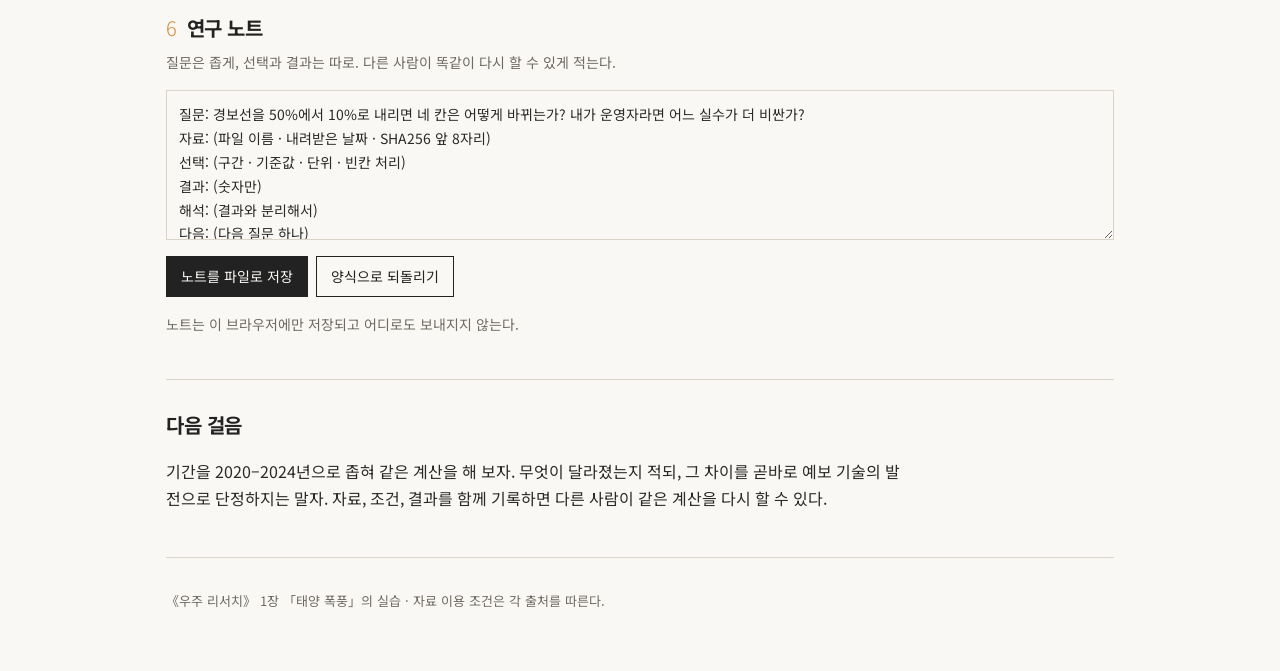
<file: lab01/index.html>
<!doctype html>
<html lang="ko">
<head>
<meta charset="utf-8">
<meta name="viewport" content="width=device-width, initial-scale=1">
<title>경보선을 어디에 그을까 · 우주 리서치 실습 01</title>
<link rel="stylesheet" href="https://fonts.googleapis.com/css2?family=Noto+Sans+KR:wght@300;400;500;700;800&family=Noto+Serif+KR:wght@400;600&display=swap">
<link rel="stylesheet" href="../assets/site.css">
<style>:root{--ch:#D98A3D;--ch-tint:#F9EEE2}
.report{font-family:ui-monospace,Menlo,monospace;font-size:13px;background:var(--ch-tint);padding:10px 14px;margin:10px 0 0;white-space:pre;overflow-x:auto;line-height:1.6;color:#2A2A2A}
@media (prefers-color-scheme:dark){:root:not([data-theme="light"]) .report{background:rgba(255,255,255,.06);color:var(--text)}}
.report mark{background:transparent;font-weight:700;border-bottom:2px solid var(--ch);color:inherit}
.boxes{display:grid;grid-template-columns:repeat(4,1fr);gap:0;border-top:1px solid var(--ink);margin-top:12px}
.boxes div{padding:10px 12px 10px 0;border-bottom:1px solid var(--hair)}
.boxes b{display:block;font-size:12px;color:var(--grey);font-weight:700}
.boxes span{font-family:ui-monospace,Menlo,monospace;font-size:20px;color:var(--ink)}
.boxes .hit span{color:var(--ch)}
@media (max-width:560px){.boxes{grid-template-columns:repeat(2,1fr)}}
.ctl .val{min-width:3.2em;display:inline-block}
</style>
</head>
<body>
<header class="top"><div class="wrap"><a class="home" href="../index.html">우주 리서치 · 실습</a><span class="chap">1장 태양 폭풍</span></div></header>
<main class="wrap">

<div class="hero">
 <div class="kick">직접 해보기 01</div>
 <h1>경보선을 어디에 그을까</h1>
 <div class="meta">약 25분 · 브라우저에서 코드 없이 · Python 선택</div>
 <p class="lede">미국 예보센터가 1998–2024년에 낸 ‘다음 날 플레어 확률’과 실제 기록을 짝지은 표를 연다. X급은 9,804일 치다. 같은 날짜는 실제 달력으로 맞추었고, 대상 날짜의 기록이 없는 경우는 ‘없었다’로 채우지 않고 뺐다. 확률을 말한 예보를 ‘경보를 울릴지 말지’로 바꾸는 순간 무슨 일이 생기는지 경보선을 움직이며 본다.</p>
</div>

<section>
 <h2><span class="n">1</span>출처부터 확인한다</h2>
 <p class="sub">그래프보다 먼저 읽어야 할 것: 이 확률은 누가, 언제, 어느 날에 대해 말한 것인가.</p>
 <table class="prov">
  <tr><td>자료</td><td>Camporeale, E. (2025). NOAA SWPC 플레어 확률 예보와 관측 기록 검증용 자료. Zenodo <a href="https://doi.org/10.5281/zenodo.16620803">doi:10.5281/zenodo.16620803</a> · CC BY 4.0</td></tr>
  <tr><td>무엇을 쟀나</td><td>미국 해양대기청(NOAA) 우주환경예보센터가 날마다 낸 M급·X급 플레어 확률(첫째·둘째·셋째 날)과, 그 날 실제로 그 급수 이상의 플레어가 있었는지(1/0).</td></tr>
  <tr><td>이 페이지의 처리</td><td>원 표(10,338행)에서 발행일 1998–2024년을 골라 날짜별로 풀어 58,814개의 (예보, 결과) 짝을 만들었다. 대상 날짜는 실제 달력으로 맞추고, 그 날의 기록이 없는 짝은 뺐다(‘없었다’로 채우지 않음). 브라우저가 느려지지 않게 (급수, 며칠 뒤, 발행 연도, 확률) 조합별 날짜 수와 발생 수를 센 표(forecast_counts.csv)를 함께 두었다.</td></tr>
  <tr><td>파일 지문</td><td class="mono" id="hashes">—</td></tr>
 </table>
 <p class="sub" style="margin-top:18px">책 1장 첫째 단계의 원 보고서(2024년 5월 10일 22시 세계시)에서 사건 확률 대목이다. 쉼표 없이 슬래시로 쓴 세 숫자가 각각 어느 날을 말하는지 읽어 보자.</p>
 <div class="report" id="report">불러오는 중…</div>
 <p class="note">자료 출처: NOAA/SWPC, 공개 문서(주소는 data/provenance.json).</p>
</section>

<section>
 <h2><span class="n">2</span>예보를 직접 본다</h2>
 <p class="sub">급수, 몇 일 뒤, 기간, 경보선을 바꿔 본다. 책의 기본 조건은 X급 · 다음 날 · 전체 기간 · 50%다.</p>
 <div class="controls">
  <div class="ctl"><label>급수</label><div class="seg" id="kind"><button data-v="M">M급</button><button data-v="X" class="on">X급</button></div></div>
  <div class="ctl"><label>몇 일 뒤</label><div class="seg" id="lead"><button data-v="1" class="on">다음 날</button><button data-v="2">이틀 뒤</button><button data-v="3">사흘 뒤</button></div></div>
  <div class="ctl"><label>기간(발행일)</label><div class="seg" id="period"><button data-v="all" class="on">1998–2024</button><button data-v="early">1998–2008</button><button data-v="middle">2009–2019</button><button data-v="recent">2020–2024</button></div></div>
  <div class="ctl"><label>교정 곡선 묶음 폭</label><div class="seg" id="width"><button data-v="10" class="on">10%p</button><button data-v="20">20%p</button></div></div>
  <div class="ctl"><label for="th">경보선 <span class="val" id="thv">50%</span></label><input type="range" id="th" min="1" max="99" step="1" value="50"></div>
 </div>

 <h3 style="margin:6px 0 4px;font-size:15px">교정 곡선 — 말한 확률과 실제로 일어난 비율</h3>
 <div class="plot" id="rel"></div>
 <p class="caption" id="relcap"></p>

 <h3 style="margin:22px 0 4px;font-size:15px">경보선을 움직이면 — 세 칸의 날짜 수</h3>
 <div class="plot" id="thp"></div>
 <p class="caption" id="thcap"></p>

 <div class="boxes" id="boxes"></div>
 <table class="res" id="stats"></table>
</section>

<section>
 <h2><span class="n">3</span>해 볼 일</h2>
 <ol class="steps">
  <li><span><b>원 보고서부터 읽는다.</b> 2024년 5월 10일 22시(세계시) 보고서에서 X급 확률 75/75/75를 찾는다. 각 숫자의 대상 날짜는 언제인가? 셋째 숫자는 사흘을 합한 확률인가?</span></li>
  <li><span><b>두 곡선을 비교한다.</b> 급수를 M급과 X급으로 번갈아 본다. 점선(말한 대로)에서 어느 쪽으로 벗어나는가? 원이 작은 점은 왜 덜 믿어야 할까?</span></li>
  <li><span><b>정답률의 함정을 계산한다.</b> X급이 일어난 날은 9,804일 중 몇 날인가? 날마다 ‘없음’이라고만 말하면 정답률은 몇 퍼센트인가? (아래 표의 ‘늘 없음’ 정답률)</span></li>
  <li><span><b>경보선을 50%에 긋는다.</b> X급 확률이 50퍼센트 이상인 날만 경보를 울린다. 맞힌 날, 괜히 울린 날, 놓친 날, 조용히 맞힌 날을 센다.</span></li>
  <li><span><b>경보선을 10%로 내린다.</b> 네 칸은 어떻게 바뀌는가? 우주비행사의 선외 활동을 정하는 사람이라면 어느 선을 고르겠는가? 위성 운영자라면?</span></li>
 </ol>
</section>

<section>
 <h2><span class="n">4</span>예상 결과와 비교한다</h2>
 <p class="sub">책 1장 오른쪽 쪽의 숫자다. 급수·기간 등을 바꿨다면 값이 달라지는 것이 정상이다. 무엇이 달라졌는지가 이 실습의 핵심이다. 아래 비교는 경보선 50%와 10%를 고정해 계산하므로 슬라이더 위치와 무관하다.</p>
 <div class="expect">
  <h3>경보선을 50%에서 10%로 내리면 놓친 날은 233일에서 55일로 줄고, 괜히 울린 날은 31일에서 1,598일로 는다</h3>
  <div id="cmp"></div>
  <p class="note">비교 조건: X급 · 다음 날 · 1998–2024년 9,804일. 놓친 날과 괜히 울린 날은 언제나 반대로 움직인다. 두 선이 만나는 30% 근처가 ‘가장 좋은’ 경보선인 것은 아니다. 어느 실수가 더 비싼지에 따라 고르는 선이 달라진다. 또 X급 확률이 50% 이상으로 나온 날은 51일뿐이어서, 높은 경보선은 거의 아무것도 잡지 못한다.</p>
  <p class="note">같은 표에서 ‘어제 X급이 있었으면 오늘도 있다’는 지속 예보를 계산하면 맞힌 날 54, 괜히 울린 날 199, 놓친 날 199다. 이 비교는 교육용 재계산이며 원 논문의 모든 점수를 재현한 것이 아니다. 실시간 예보나 설비 운영의 판단 근거로 쓸 수 없다.</p>
 </div>
 <h3 style="margin-top:22px;font-size:15px">결과가 다르다면</h3>
 <ul class="note">
  <li>날짜 수가 조금 다르면 다음 날을 ‘다음 행’으로 잡지 않았는지 확인한다. 표에는 날짜가 빠진 곳이 있다(예: 1999-04-11 다음 행이 04-13).</li>
  <li>경계값을 확인한다. 경보는 ‘확률이 경보선 이상’일 때 울리도록 정했다. ‘초과’로 바꾸면 50%로 예보한 35일이 빠져 숫자가 달라진다.</li>
  <li>Python 결과가 화면과 다르면 파일 지문(SHA256)부터 비교한다.</li>
 </ul>
</section>

<section>
 <h2><span class="n">5</span>같은 계산을 코드로</h2>
 <p class="sub">표준 라이브러리만 쓰므로 Python 3만 있으면 된다. 코드는 58,814행 원표를 직접 읽는다.</p>
<pre>python3 analysis.py                                 # X급 · 다음 날 · 전체 기간 · 경보선 50%
python3 analysis.py --check                         # 책의 예상 결과와 비교
python3 analysis.py --threshold 0.1                 # 경보선을 10%로
python3 analysis.py --kind M --lead 2 --period recent --width 20</pre>
 <div class="files">
  <a href="analysis.py" download><b>analysis.py</b><span>같은 계산 · 표준 라이브러리</span></a>
  <a href="notebook.ipynb" download><b>notebook.ipynb</b><span>그림과 함께 따라 하기</span></a>
  <a href="expected.json" download><b>expected.json</b><span>책의 예상 결과</span></a>
  <a href="data/forecast_pairs.csv" download><b>data/forecast_pairs.csv</b><span>예보-결과 짝 · 58,814행 · 2.0MB</span></a>
  <a href="data/forecast_counts.csv" download><b>data/forecast_counts.csv</b><span>브라우저용 집계 · 1,669행</span></a>
  <a href="data/persistence_counts.csv" download><b>data/persistence_counts.csv</b><span>지속 예보 네 칸 · 연도별</span></a>
  <a href="data/20240510RSGA.txt" download><b>data/20240510RSGA.txt</b><span>2024-05-10 원 보고서</span></a>
  <a href="data/provenance.json" download><b>data/provenance.json</b><span>출처·처리 기록</span></a>
 </div>
</section>

<section>
 <h2><span class="n">6</span>연구 노트</h2>
 <p class="sub">질문은 좁게, 선택과 결과는 따로. 다른 사람이 똑같이 다시 할 수 있게 적는다.</p>
 <div id="note"></div>
</section>

<section>
 <h2>다음 걸음</h2>
 <p>기간을 2020–2024년으로 좁혀 같은 계산을 해 보자. 무엇이 달라졌는지 적되, 그 차이를 곧바로 예보 기술의 발전으로 단정하지는 말자. 자료, 조건, 결과를 함께 기록하면 다른 사람이 같은 계산을 다시 할 수 있다.</p>
</section>
</main>
<footer><div class="wrap">《우주 리서치》 1장 「태양 폭풍」의 실습 · 자료 이용 조건은 각 출처를 따른다.</div></footer>

<script src="../assets/lab.js"></script>
<script>
const PERIODS = {all:[1998,2024], early:[1998,2008], middle:[2009,2019], recent:[2020,2024]};
const state = {kind:"X", lead:1, period:"all", width:10, th:50};
let counts = [], pers = [];

async function sha8(url){
  const buf = await (await fetch(url)).arrayBuffer();
  if (!crypto.subtle) return "—";
  const h = await crypto.subtle.digest("SHA-256", buf);
  return [...new Uint8Array(h)].slice(0,4).map(b=>b.toString(16).padStart(2,"0")).join("");
}
// 선택한 급수·며칠 뒤·기간에서 확률(%)별 날짜 수와 발생 수
function tally(kind, lead, period){
  const [lo, hi] = PERIODS[period];
  const n = new Array(101).fill(0), e = new Array(101).fill(0);
  for (const r of counts) if (r.kind===kind && r.lead===lead && r.year>=lo && r.year<=hi){ n[r.pct]+=r.n; e[r.pct]+=r.events; }
  return {n, e};
}
// 경보선 t(%) 이상: 맞힌/괜히 울린/놓친/조용히 맞힌
function boxes(T, t){
  let tp=0, al=0, N=0, E=0;
  for (let p=0;p<=100;p++){ N+=T.n[p]; E+=T.e[p]; if (p>=t){ tp+=T.e[p]; al+=T.n[p]; } }
  return {hit:tp, fa:al-tp, miss:E-tp, quiet:N-al-(E-tp), n:N, events:E, atOrAbove:al};
}
function persBox(kind, period){
  const [lo, hi] = PERIODS[period], b = {hit:0, fa:0, miss:0, quiet:0};
  for (const r of pers) if (r.kind===kind && r.year>=lo && r.year<=hi){ b.hit+=r.tp; b.fa+=r.fp; b.miss+=r.fn; b.quiet+=r.tn; }
  b.n = b.hit+b.fa+b.miss+b.quiet; return b;
}
const css = n => getComputedStyle(document.documentElement).getPropertyValue(n).trim();

function draw(){
  const T = tally(state.kind, state.lead, state.period);
  const bx = boxes(T, state.th);
  const label = `${state.kind}급 · ${{1:"다음 날",2:"이틀 뒤",3:"사흘 뒤"}[state.lead]} · ${PERIODS[state.period].join("–")}년`;
  const ch = css("--ch") || "#D98A3D", ink = css("--ink") || "#222";

  // 교정 곡선
  const w = state.width, bins = [];
  for (let lo=0; lo<100; lo+=w){
    let n=0, e=0, sp=0;
    for (let p=0;p<=100;p++) if (Math.min(100-w, Math.floor(p/w)*w)===lo){ n+=T.n[p]; e+=T.e[p]; sp+=T.n[p]*p/100; }
    if (n) bins.push({lo, n, mean:sp/n, rate:e/n});
  }
  const ser = [{x:[0,1], y:[0,1], color:css("--grey")||"#888", dash:"5 4", width:1.2}];
  ser.push({x:bins.map(b=>b.mean), y:bins.map(b=>b.rate), color:ch, width:1.6});
  bins.forEach(b=>ser.push({x:[b.mean], y:[b.rate], type:"dots", color:ch, r:Math.max(3, Math.min(14, 2.2+Math.sqrt(b.n)/4.5)), opacity:.8}));
  Lab.plot("#rel", {series:ser, xmin:0, xmax:1, ymin:0, ymax:1, xticks:5,
    xfmt:v=>Math.round(v*100)+"%", yfmt:v=>Math.round(v*100)+"%",
    xlabel:"예보한 확률(묶음 평균)", ylabel:"실제로 일어난 날의 비율", height:360,
    vlines:[{x:state.th/100, label:"경보선", color:ink, dash:"3 3"}]});
  document.querySelector("#relcap").textContent =
    `${label}. 원의 크기는 그 묶음의 날짜 수(작을수록 덜 믿는다). 가장 작은 원: ${Math.min(...bins.map(b=>b.n)).toLocaleString("ko-KR")}일, 가장 큰 원: ${Math.max(...bins.map(b=>b.n)).toLocaleString("ko-KR")}일. 점선은 ‘말한 대로’.`;

  // 경보선 곡선 (로그 눈금: 0은 그릴 수 없어 뺀다)
  const xs = [], hit=[], fa=[], miss=[];
  for (let t=1;t<=99;t++){ const b = boxes(T,t); xs.push(t); hit.push(b.hit); fa.push(b.fa); miss.push(b.miss); }
  const part = a => { const x=[], y=[]; a.forEach((v,i)=>{ if (v>0){ x.push(xs[i]); y.push(v); } }); return {x,y}; };
  const mk = (a, color, name) => ({...part(a), color, width:1.8, label:name});
  const maxv = Math.max(...fa, ...miss, ...hit, 10);
  Lab.plot("#thp", {series:[mk(fa,ch,"괜히 울린 날"), mk(miss,ink,"놓친 날"), mk(hit,css("--grey")||"#888","맞힌 날")],
    xmin:0, xmax:100, ymin:1, ymax:Math.pow(10, Math.ceil(Math.log10(maxv))), logy:true, xticks:10, xfmt:v=>v+"%", yfmt:v=>v.toLocaleString("ko-KR"),
    xlabel:"경보선(이 확률 이상이면 “온다”고 말한다)", ylabel:"날짜 수(10배마다 한 칸)", height:340,
    bands:[{x0:9.5,x1:10.5},{x0:49.5,x1:50.5}],
    vlines:[{x:state.th, color:ink, dash:"3 3"}]});
  document.querySelector("#thcap").textContent = `${label}. 세로는 날짜 수(로그 눈금), 0일인 경보선은 그리지 않았다. 검은 점선이 지금 고른 경보선이다.`;

  // 네 칸 + 지표
  const f = v => v.toLocaleString("ko-KR");
  document.querySelector("#boxes").innerHTML =
    `<div class="hit"><b>맞힌 날</b><span>${f(bx.hit)}</span></div><div><b>괜히 울린 날</b><span>${f(bx.fa)}</span></div><div><b>놓친 날</b><span>${f(bx.miss)}</span></div><div><b>조용히 맞힌 날</b><span>${f(bx.quiet)}</span></div>`;
  let brier = 0;
  for (let p=0;p<=100;p++){ const q=p/100; brier += T.e[p]*(1-q)*(1-q) + (T.n[p]-T.e[p])*q*q; }
  brier /= bx.n;
  const pb = persBox(state.kind, state.period);
  const pct = v => isNaN(v)||!isFinite(v) ? "—" : Lab.fmt(v*100,1)+"%";
  document.querySelector("#stats").innerHTML =
    `<tr><th>항목</th><th>값</th><th>읽는 법</th></tr>` +
    `<tr><td>${label}</td><td class="num">${f(bx.n)}일</td><td>실제 발생 ${f(bx.events)}일</td></tr>` +
    `<tr><td>늘 ‘없음’이라고 말하면 정답률</td><td class="num">${pct((bx.n-bx.events)/bx.n)}</td><td>그래도 발생한 ${f(bx.events)}일은 모두 놓친다</td></tr>` +
    `<tr><td>경보선 ${state.th}% 이상으로 예보한 날</td><td class="num">${f(bx.atOrAbove)}일</td><td>이 중 실제 발생 ${f(bx.hit)}일</td></tr>` +
    `<tr><td>잡아낸 비율(맞힌 ÷ 발생)</td><td class="num">${pct(bx.hit/bx.events)}</td><td>높일수록 놓친 날이 준다</td></tr>` +
    `<tr><td>경보 중 헛경보 비율(괜히 ÷ 경보)</td><td class="num">${pct(bx.fa/bx.atOrAbove)}</td><td>경보가 0일이면 정의되지 않는다</td></tr>` +
    `<tr><td>브라이어 점수</td><td class="num">${Lab.fmt(brier,4)}</td><td>작을수록 좋다. 같은 자료끼리만 비교</td></tr>` +
    `<tr><td>지속 예보(어제 있었으면 오늘도)</td><td class="num">${f(pb.hit)} / ${f(pb.fa)} / ${f(pb.miss)}</td><td>맞힌 / 괜히 울린 / 놓친 날, ${state.kind}급 · ${PERIODS[state.period].join("–")}년 · 다음 날 기준(${f(pb.n)}일)</td></tr>`;

  // 책 조건 비교: 급수·며칠 뒤·기간은 조작판, 경보선은 50%와 10%로 고정
  const b50 = boxes(T,50), b10 = boxes(T,10);
  Lab.compare("#cmp", [
    {label:"짝의 수(일)", mine:b50.n, expected:9804, digits:0, tol:0},
    {label:"X급 발생일", mine:b50.events, expected:253, digits:0, tol:0},
    {label:"늘 ‘없음’ 정답률", mine:(b50.n-b50.events)/b50.n*100, expected:97.4, digits:1, unit:"%", tol:.05},
    {label:"확률 50% 이상으로 나온 날", mine:b50.atOrAbove, expected:51, digits:0, tol:0},
    {label:"경보선 50% · 맞힌 날", mine:b50.hit, expected:20, digits:0, tol:0},
    {label:"경보선 50% · 괜히 울린 날", mine:b50.fa, expected:31, digits:0, tol:0},
    {label:"경보선 50% · 놓친 날", mine:b50.miss, expected:233, digits:0, tol:0},
    {label:"경보선 50% · 조용히 맞힌 날", mine:b50.quiet, expected:9520, digits:0, tol:0},
    {label:"경보선 10% · 맞힌 날", mine:b10.hit, expected:198, digits:0, tol:0},
    {label:"경보선 10% · 괜히 울린 날", mine:b10.fa, expected:1598, digits:0, tol:0},
    {label:"경보선 10% · 놓친 날", mine:b10.miss, expected:55, digits:0, tol:0},
    {label:"경보선 10% · 조용히 맞힌 날", mine:b10.quiet, expected:7953, digits:0, tol:0},
    {label:"지속 예보 · 맞힌 날", mine:pb.hit, expected:54, digits:0, tol:0},
    {label:"지속 예보 · 괜히 울린 날", mine:pb.fa, expected:199, digits:0, tol:0},
    {label:"지속 예보 · 놓친 날", mine:pb.miss, expected:199, digits:0, tol:0},
  ]);
}
function seg(id, fn){
  document.querySelectorAll(`#${id} button`).forEach(b=>b.onclick=()=>{
    document.querySelectorAll(`#${id} button`).forEach(x=>x.classList.remove("on")); b.classList.add("on"); fn(b.dataset.v); draw();
  });
}
(async()=>{
  [counts, pers] = await Promise.all([Lab.csv("data/forecast_counts.csv"), Lab.csv("data/persistence_counts.csv")]);
  seg("kind", v=>state.kind=v);
  seg("lead", v=>state.lead=+v);
  seg("period", v=>state.period=v);
  seg("width", v=>state.width=+v);
  const th = document.querySelector("#th");
  th.oninput = ()=>{ state.th=+th.value; document.querySelector("#thv").textContent=state.th+"%"; draw(); };
  draw();
  try {
    const t = await (await fetch("data/20240510RSGA.txt")).text(), L = t.split("\n");
    const i = L.findIndex(l=>l.startsWith("III.")), seg_ = L.slice(i-0, i+5).map(l=>l.replace(/&/g,"&amp;").replace(/</g,"&lt;"));
    const head = L.filter(l=>l.startsWith(":Issued")).join("");
    seg_[2] = `<mark>${seg_[2]}</mark>`;
    document.querySelector("#report").innerHTML = head + "\n…\n" + seg_.join("\n");
  } catch(e){ document.querySelector("#report").textContent = "보고서를 불러오지 못했다. data/20240510RSGA.txt 를 직접 연다."; }
  const files = ["forecast_pairs.csv","forecast_counts.csv","persistence_counts.csv"];
  const hs = await Promise.all(files.map(f=>sha8(`data/${f}`)));
  document.querySelector("#hashes").textContent = files.map((f,i)=>`${f} ${hs[i]}`).join(" · ");
  Lab.notebook("#note", "lab01", Lab.NOTE("경보선을 50%에서 10%로 내리면 네 칸은 어떻게 바뀌는가? 내가 운영자라면 어느 실수가 더 비싼가?"));
})();
</script>
</body>
</html>
</file>
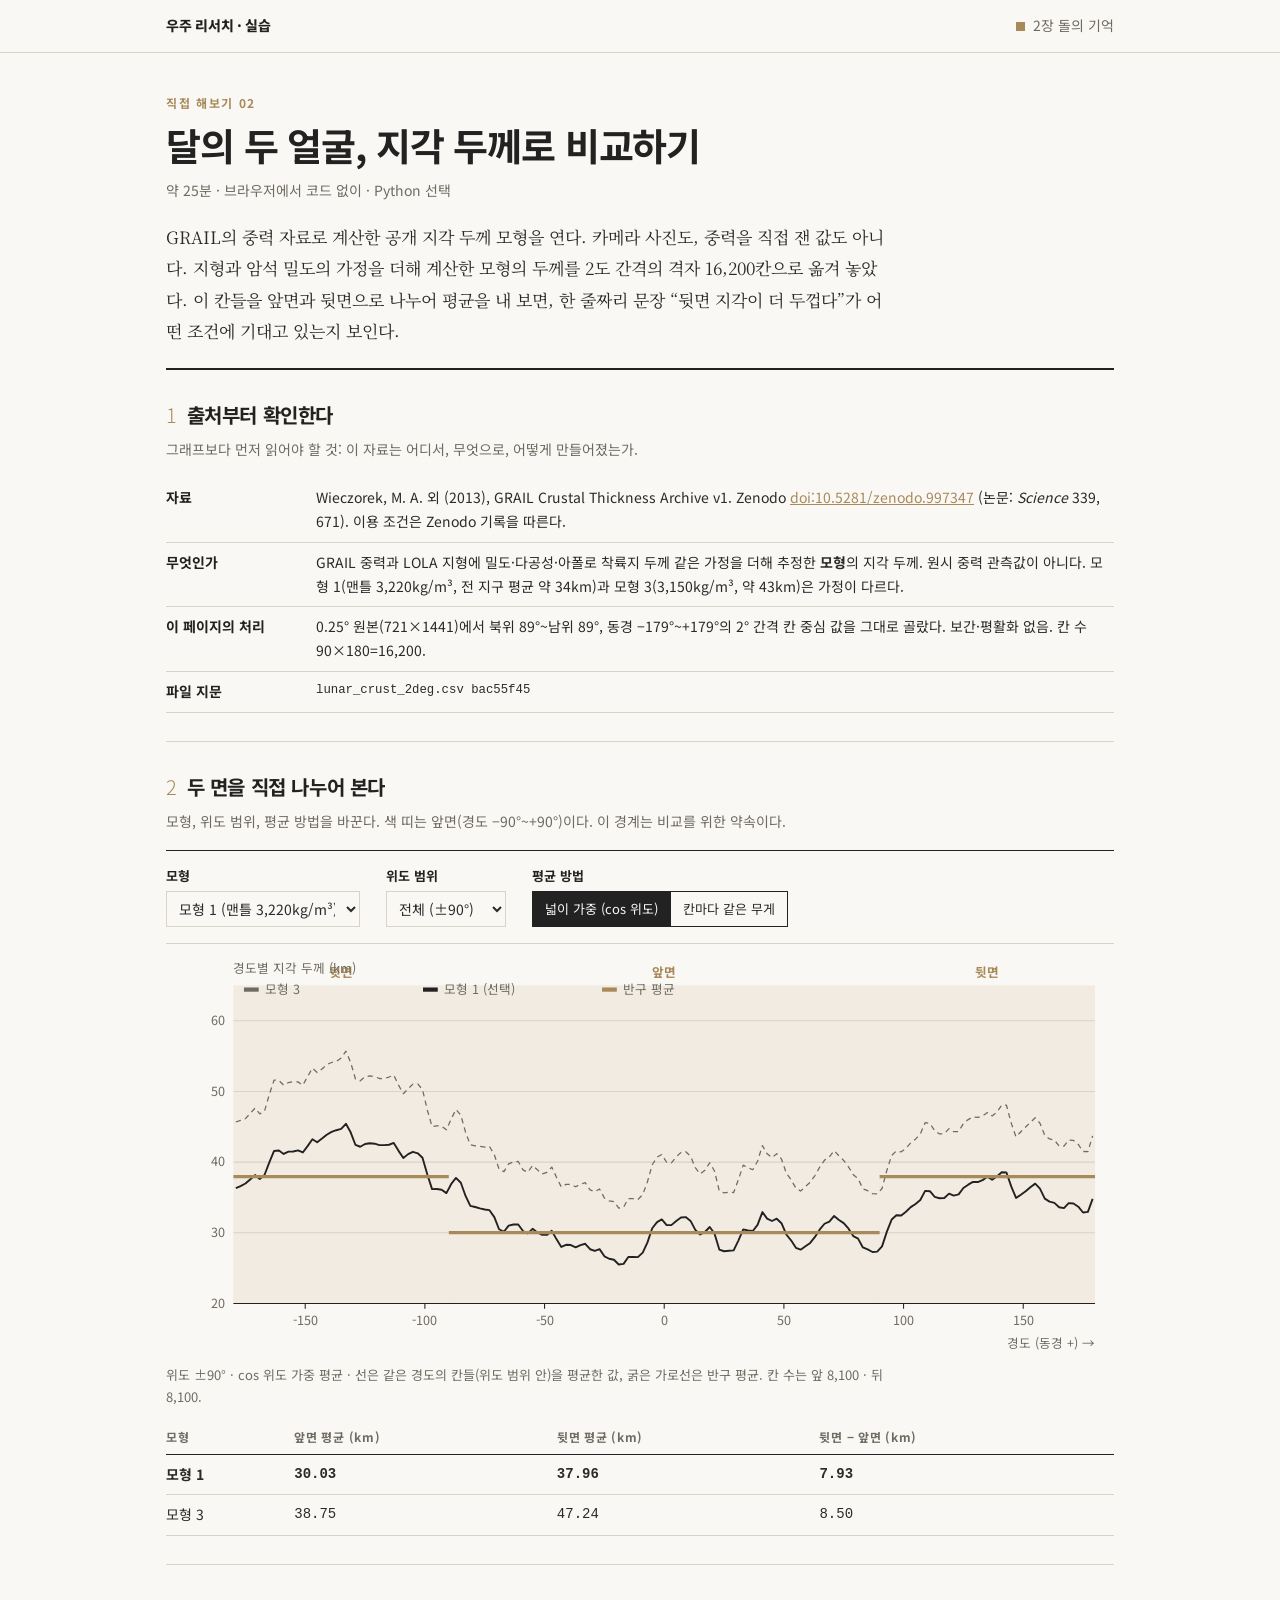
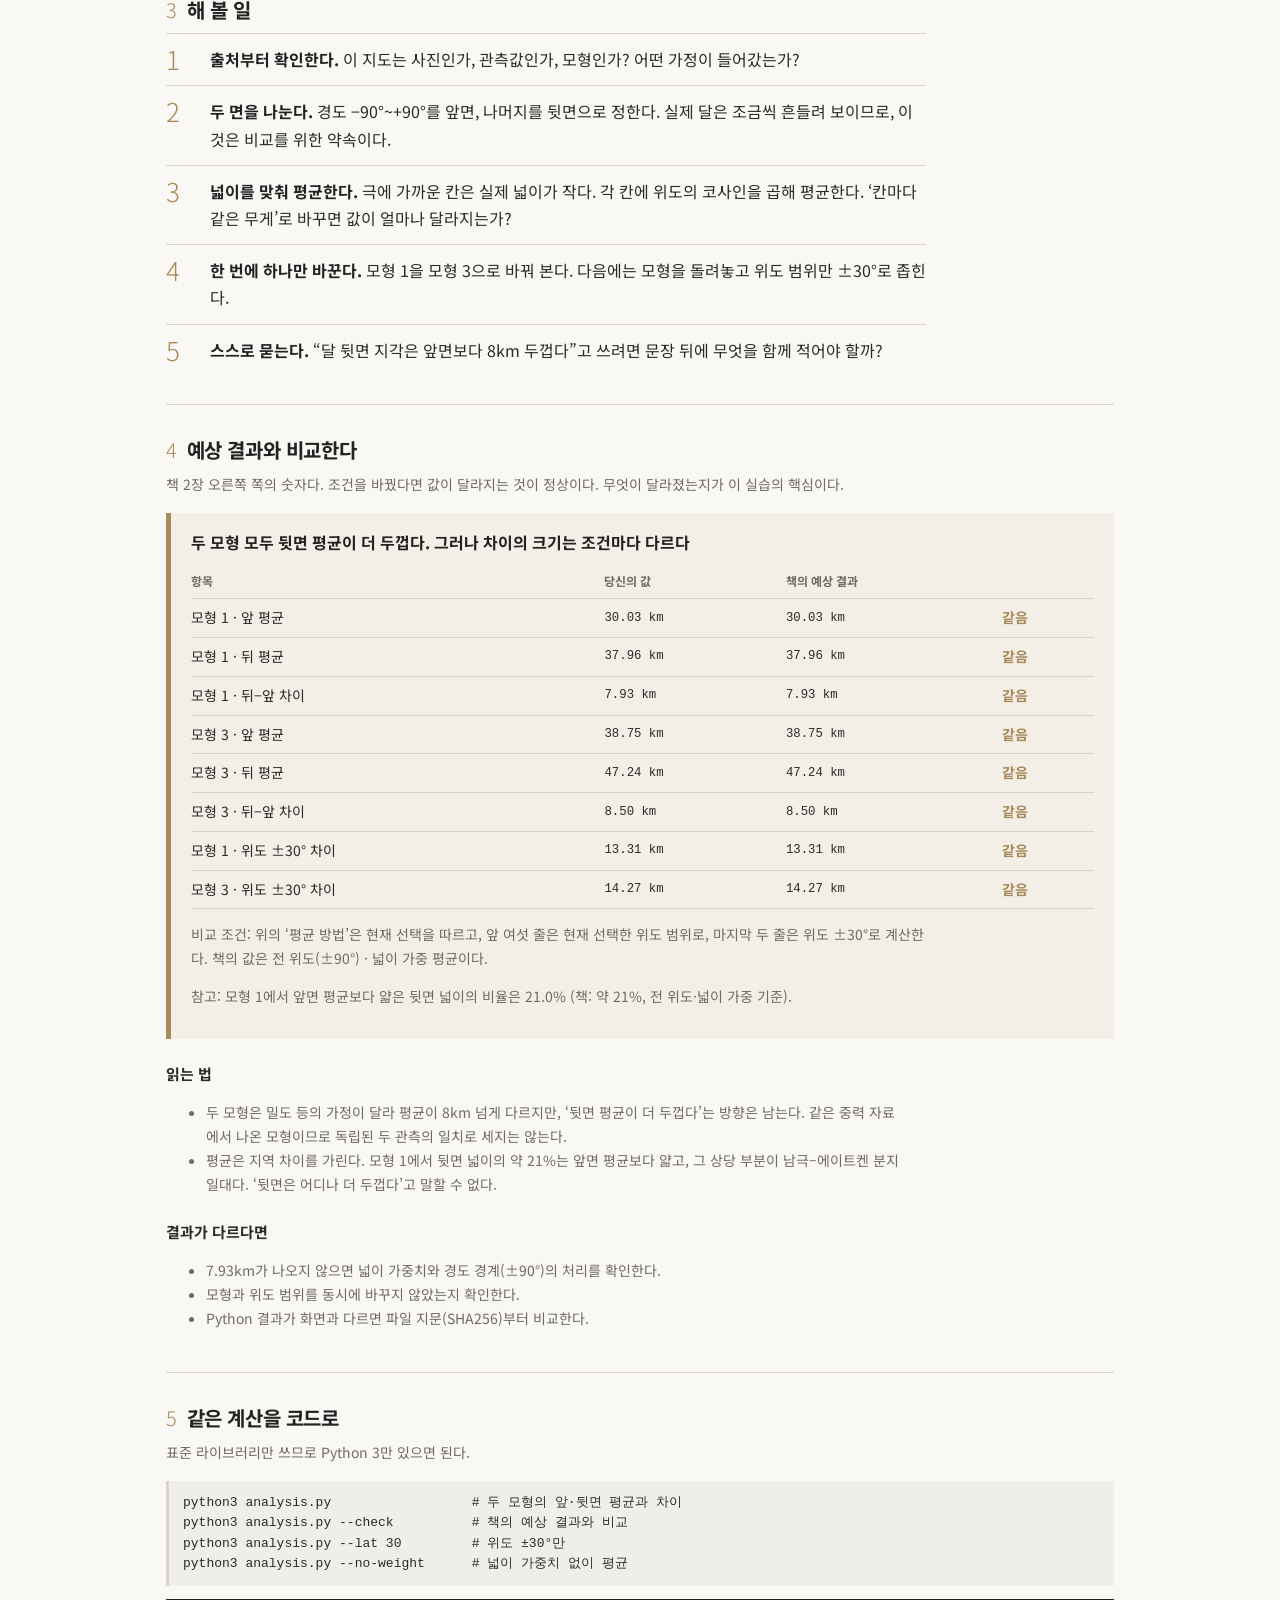
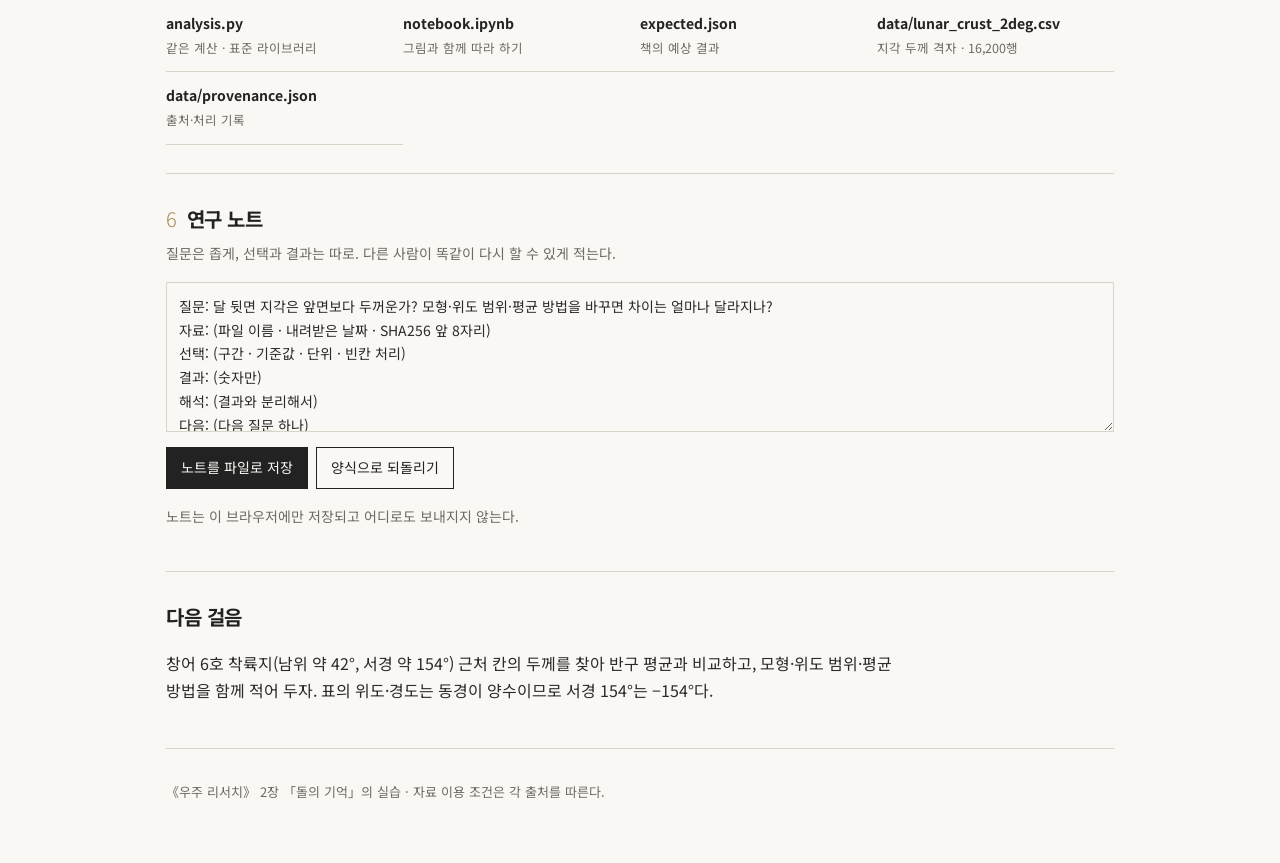
<file: lab02/index.html>
<!doctype html>
<html lang="ko">
<head>
<meta charset="utf-8">
<meta name="viewport" content="width=device-width, initial-scale=1">
<title>달의 두 얼굴, 지각 두께로 비교하기 · 우주 리서치 실습 02</title>
<link rel="stylesheet" href="https://fonts.googleapis.com/css2?family=Noto+Sans+KR:wght@300;400;500;700;800&family=Noto+Serif+KR:wght@400;600&display=swap">
<link rel="stylesheet" href="../assets/site.css">
<style>:root{--ch:#A88A5A;--ch-tint:#F3EEE6}</style>
</head>
<body>
<header class="top"><div class="wrap"><a class="home" href="../index.html">우주 리서치 · 실습</a><span class="chap">2장 돌의 기억</span></div></header>
<main class="wrap">

<div class="hero">
 <div class="kick">직접 해보기 02</div>
 <h1>달의 두 얼굴, 지각 두께로 비교하기</h1>
 <div class="meta">약 25분 · 브라우저에서 코드 없이 · Python 선택</div>
 <p class="lede">GRAIL의 중력 자료로 계산한 공개 지각 두께 모형을 연다. 카메라 사진도, 중력을 직접 잰 값도 아니다. 지형과 암석 밀도의 가정을 더해 계산한 모형의 두께를 2도 간격의 격자 16,200칸으로 옮겨 놓았다. 이 칸들을 앞면과 뒷면으로 나누어 평균을 내 보면, 한 줄짜리 문장 “뒷면 지각이 더 두껍다”가 어떤 조건에 기대고 있는지 보인다.</p>
</div>

<section>
 <h2><span class="n">1</span>출처부터 확인한다</h2>
 <p class="sub">그래프보다 먼저 읽어야 할 것: 이 자료는 어디서, 무엇으로, 어떻게 만들어졌는가.</p>
 <table class="prov">
  <tr><td>자료</td><td>Wieczorek, M. A. 외 (2013), GRAIL Crustal Thickness Archive v1. Zenodo <a href="https://doi.org/10.5281/zenodo.997347">doi:10.5281/zenodo.997347</a> (논문: <i>Science</i> 339, 671). 이용 조건은 Zenodo 기록을 따른다.</td></tr>
  <tr><td>무엇인가</td><td>GRAIL 중력과 LOLA 지형에 밀도·다공성·아폴로 착륙지 두께 같은 가정을 더해 추정한 <b>모형</b>의 지각 두께. 원시 중력 관측값이 아니다. 모형 1(맨틀 3,220kg/m³, 전 지구 평균 약 34km)과 모형 3(3,150kg/m³, 약 43km)은 가정이 다르다.</td></tr>
  <tr><td>이 페이지의 처리</td><td>0.25° 원본(721×1441)에서 북위 89°~남위 89°, 동경 −179°~+179°의 2° 간격 칸 중심 값을 그대로 골랐다. 보간·평활화 없음. 칸 수 90×180=16,200.</td></tr>
  <tr><td>파일 지문</td><td class="mono" id="hashes">—</td></tr>
 </table>
</section>

<section>
 <h2><span class="n">2</span>두 면을 직접 나누어 본다</h2>
 <p class="sub">모형, 위도 범위, 평균 방법을 바꾼다. 색 띠는 앞면(경도 −90°~+90°)이다. 이 경계는 비교를 위한 약속이다.</p>
 <div class="controls">
  <div class="ctl"><label for="model">모형</label>
   <select id="model">
    <option value="1">모형 1 (맨틀 3,220kg/m³)</option>
    <option value="3">모형 3 (맨틀 3,150kg/m³)</option>
   </select></div>
  <div class="ctl"><label for="lat">위도 범위</label>
   <select id="lat">
    <option value="90">전체 (±90°)</option>
    <option value="60">±60°</option>
    <option value="30">±30°</option>
    <option value="15">±15°</option>
   </select></div>
  <div class="ctl"><label>평균 방법</label><div class="seg" id="wt"><button data-w="1" class="on">넓이 가중 (cos 위도)</button><button data-w="0">칸마다 같은 무게</button></div></div>
 </div>
 <div class="plot" id="plot"></div>
 <p class="caption" id="cap"></p>
 <table class="res" id="tab"></table>
</section>

<section>
 <h2><span class="n">3</span>해 볼 일</h2>
 <ol class="steps">
  <li><span><b>출처부터 확인한다.</b> 이 지도는 사진인가, 관측값인가, 모형인가? 어떤 가정이 들어갔는가?</span></li>
  <li><span><b>두 면을 나눈다.</b> 경도 −90°~+90°를 앞면, 나머지를 뒷면으로 정한다. 실제 달은 조금씩 흔들려 보이므로, 이것은 비교를 위한 약속이다.</span></li>
  <li><span><b>넓이를 맞춰 평균한다.</b> 극에 가까운 칸은 실제 넓이가 작다. 각 칸에 위도의 코사인을 곱해 평균한다. ‘칸마다 같은 무게’로 바꾸면 값이 얼마나 달라지는가?</span></li>
  <li><span><b>한 번에 하나만 바꾼다.</b> 모형 1을 모형 3으로 바꿔 본다. 다음에는 모형을 돌려놓고 위도 범위만 ±30°로 좁힌다.</span></li>
  <li><span><b>스스로 묻는다.</b> “달 뒷면 지각은 앞면보다 8km 두껍다”고 쓰려면 문장 뒤에 무엇을 함께 적어야 할까?</span></li>
 </ol>
</section>

<section>
 <h2><span class="n">4</span>예상 결과와 비교한다</h2>
 <p class="sub">책 2장 오른쪽 쪽의 숫자다. 조건을 바꿨다면 값이 달라지는 것이 정상이다. 무엇이 달라졌는지가 이 실습의 핵심이다.</p>
 <div class="expect">
  <h3>두 모형 모두 뒷면 평균이 더 두껍다. 그러나 차이의 크기는 조건마다 다르다</h3>
  <div id="cmp"></div>
  <p class="note">비교 조건: 위의 ‘평균 방법’은 현재 선택을 따르고, 앞 여섯 줄은 현재 선택한 위도 범위로, 마지막 두 줄은 위도 ±30°로 계산한다. 책의 값은 전 위도(±90°) · 넓이 가중 평균이다.</p>
  <p class="note" id="thin"></p>
 </div>
 <h3 style="margin-top:22px;font-size:15px">읽는 법</h3>
 <ul class="note">
  <li>두 모형은 밀도 등의 가정이 달라 평균이 8km 넘게 다르지만, ‘뒷면 평균이 더 두껍다’는 방향은 남는다. 같은 중력 자료에서 나온 모형이므로 독립된 두 관측의 일치로 세지는 않는다.</li>
  <li>평균은 지역 차이를 가린다. 모형 1에서 뒷면 넓이의 약 21%는 앞면 평균보다 얇고, 그 상당 부분이 남극–에이트켄 분지 일대다. ‘뒷면은 어디나 더 두껍다’고 말할 수 없다.</li>
 </ul>
 <h3 style="margin-top:22px;font-size:15px">결과가 다르다면</h3>
 <ul class="note">
  <li>7.93km가 나오지 않으면 넓이 가중치와 경도 경계(±90°)의 처리를 확인한다.</li>
  <li>모형과 위도 범위를 동시에 바꾸지 않았는지 확인한다.</li>
  <li>Python 결과가 화면과 다르면 파일 지문(SHA256)부터 비교한다.</li>
 </ul>
</section>

<section>
 <h2><span class="n">5</span>같은 계산을 코드로</h2>
 <p class="sub">표준 라이브러리만 쓰므로 Python 3만 있으면 된다.</p>
<pre>python3 analysis.py                  # 두 모형의 앞·뒷면 평균과 차이
python3 analysis.py --check          # 책의 예상 결과와 비교
python3 analysis.py --lat 30         # 위도 ±30°만
python3 analysis.py --no-weight      # 넓이 가중치 없이 평균</pre>
 <div class="files">
  <a href="analysis.py" download><b>analysis.py</b><span>같은 계산 · 표준 라이브러리</span></a>
  <a href="notebook.ipynb" download><b>notebook.ipynb</b><span>그림과 함께 따라 하기</span></a>
  <a href="expected.json" download><b>expected.json</b><span>책의 예상 결과</span></a>
  <a href="data/lunar_crust_2deg.csv" download><b>data/lunar_crust_2deg.csv</b><span>지각 두께 격자 · 16,200행</span></a>
  <a href="data/provenance.json" download><b>data/provenance.json</b><span>출처·처리 기록</span></a>
 </div>
</section>

<section>
 <h2><span class="n">6</span>연구 노트</h2>
 <p class="sub">질문은 좁게, 선택과 결과는 따로. 다른 사람이 똑같이 다시 할 수 있게 적는다.</p>
 <div id="note"></div>
</section>

<section>
 <h2>다음 걸음</h2>
 <p>창어 6호 착륙지(남위 약 42°, 서경 약 154°) 근처 칸의 두께를 찾아 반구 평균과 비교하고, 모형·위도 범위·평균 방법을 함께 적어 두자. 표의 위도·경도는 동경이 양수이므로 서경 154°는 −154°다.</p>
</section>
</main>
<footer><div class="wrap">《우주 리서치》 2장 「돌의 기억」의 실습 · 자료 이용 조건은 각 출처를 따른다.</div></footer>

<script src="../assets/lab.js"></script>
<script>
const EXP = {
  all: {m1:{near:30.03, far:37.96, diff:7.93}, m3:{near:38.75, far:47.24, diff:8.50}},
  lat30: {m1:13.31, m3:14.27}
};
const state = {model:1, lat:90, weight:true};
let rows = [];

async function sha8(url){
  const buf = await (await fetch(url)).arrayBuffer();
  if (!crypto.subtle) return "—";
  const h = await crypto.subtle.digest("SHA-256", buf);
  return [...new Uint8Array(h)].slice(0,4).map(b=>b.toString(16).padStart(2,"0")).join("");
}
const near = lon => lon >= -90 && lon <= 90;
function means(model, lat, weight){
  const acc = {n:[0,0,0], f:[0,0,0]};
  for (const r of rows){
    if (Math.abs(r.la) > lat) continue;
    const w = weight ? Math.cos(r.la*Math.PI/180) : 1;
    const a = acc[near(r.lo) ? "n" : "f"];
    a[0] += w*r[model===1 ? "t1" : "t3"]; a[1] += w; a[2]++;
  }
  const n = acc.n[0]/acc.n[1], f = acc.f[0]/acc.f[1];
  return {near:n, far:f, diff:f-n, cells:[acc.n[2], acc.f[2]]};
}
function thinShare(model){
  const nm = means(model, 90, true).near, key = model===1 ? "t1" : "t3";
  let tot=0, thin=0;
  for (const r of rows){ if (near(r.lo)) continue; const w=Math.cos(r.la*Math.PI/180); tot+=w; if (r[key] < nm) thin+=w; }
  return thin/tot;
}
function profile(model){           // 경도마다 (위도 범위 안) 평균 두께
  const key = model===1 ? "t1" : "t3", m = new Map();
  for (const r of rows){
    if (Math.abs(r.la) > state.lat) continue;
    const w = state.weight ? Math.cos(r.la*Math.PI/180) : 1;
    const a = m.get(r.lo) || [0,0]; a[0]+=w*r[key]; a[1]+=w; m.set(r.lo, a);
  }
  const ks = [...m.keys()].sort((a,b)=>a-b);
  return {x:ks, y:ks.map(k=>m.get(k)[0]/m.get(k)[1])};
}
function draw(){
  const chc = getComputedStyle(document.documentElement).getPropertyValue("--ch").trim();
  const ink = getComputedStyle(document.documentElement).getPropertyValue("--ink").trim();
  const grey = getComputedStyle(document.documentElement).getPropertyValue("--grey").trim();
  const sel = state.model, oth = sel===1 ? 3 : 1;
  const ps = profile(sel), po = profile(oth), ms = means(sel, state.lat, state.weight);
  const all = [...ps.y, ...po.y];
  const ymin = Math.floor(Math.min(...all)/5)*5 - 5, ymax = Math.ceil(Math.max(...all)/5)*5 + 5;
  Lab.plot("#plot", {
    series:[
      {x:po.x, y:po.y, color:grey, width:1.2, dash:"5 4", label:`모형 ${oth}`},
      {x:ps.x, y:ps.y, color:ink, width:1.8, label:`모형 ${sel} (선택)`},
      {x:[-90,90], y:[ms.near,ms.near], color:chc, width:3.2, label:"반구 평균"},
      {x:[-180,-90], y:[ms.far,ms.far], color:chc, width:3.2},
      {x:[90,180], y:[ms.far,ms.far], color:chc, width:3.2}
    ],
    bands:[{x0:-90, x1:90, label:"앞면"}, {x0:-180, x1:-90, label:"뒷면"}, {x0:90, x1:180, label:"뒷면"}],
    xmin:-180, xmax:180, ymin, ymax, xticks:8,
    xlabel:"경도 (동경 +) →", ylabel:"경도별 지각 두께 (km)"
  });
  document.querySelector("#cap").textContent =
    `위도 ±${state.lat}° · ${state.weight ? "cos 위도 가중 평균" : "칸마다 같은 무게"} · 선은 같은 경도의 칸들(위도 범위 안)을 평균한 값, 굵은 가로선은 반구 평균. 칸 수는 앞 ${ms.cells[0].toLocaleString("ko-KR")} · 뒤 ${ms.cells[1].toLocaleString("ko-KR")}.`;
  let h = "<tr><th>모형</th><th>앞면 평균 (km)</th><th>뒷면 평균 (km)</th><th>뒷면 − 앞면 (km)</th></tr>";
  for (const m of [1,3]){
    const r = means(m, state.lat, state.weight);
    h += `<tr${m===sel?' style="font-weight:700"':''}><td>모형 ${m}</td><td class="num">${Lab.fmt(r.near,2)}</td><td class="num">${Lab.fmt(r.far,2)}</td><td class="num">${Lab.fmt(r.diff,2)}</td></tr>`;
  }
  document.querySelector("#tab").innerHTML = h;

  const rowsC = [];
  for (const m of [1,3]){
    const r = means(m, state.lat, state.weight);
    for (const [k,lab] of [["near","앞 평균"],["far","뒤 평균"],["diff","뒤−앞 차이"]])
      rowsC.push({label:`모형 ${m} · ${lab}`, mine:r[k], expected:EXP.all["m"+m][k], tol:.006, digits:2, unit:" km"});
  }
  for (const m of [1,3])
    rowsC.push({label:`모형 ${m} · 위도 ±30° 차이`, mine:means(m, 30, state.weight).diff, expected:EXP.lat30["m"+m], tol:.006, digits:2, unit:" km"});
  Lab.compare("#cmp", rowsC);
  document.querySelector("#thin").textContent =
    `참고: 모형 1에서 앞면 평균보다 얇은 뒷면 넓이의 비율은 ${Lab.fmt(thinShare(1)*100,1)}% (책: 약 21%, 전 위도·넓이 가중 기준).`;
}
function seg(id, fn){
  document.querySelectorAll(`#${id} button`).forEach(b=>b.onclick=()=>{
    document.querySelectorAll(`#${id} button`).forEach(x=>x.classList.remove("on")); b.classList.add("on"); fn(b); draw();
  });
}
(async()=>{
  const raw = await Lab.csv("data/lunar_crust_2deg.csv");
  rows = raw.map(r=>({la:r.latitude_deg, lo:r.longitude_east_deg, t1:r.model1_km, t3:r.model3_km}));
  document.querySelector("#model").onchange = e=>{state.model=+e.target.value; draw();};
  document.querySelector("#lat").onchange = e=>{state.lat=+e.target.value; draw();};
  seg("wt", b=>{state.weight = b.dataset.w==="1";});
  draw();
  document.querySelector("#hashes").textContent = "lunar_crust_2deg.csv " + await sha8("data/lunar_crust_2deg.csv");
  Lab.notebook("#note", "lab02", Lab.NOTE("달 뒷면 지각은 앞면보다 두꺼운가? 모형·위도 범위·평균 방법을 바꾸면 차이는 얼마나 달라지나?"));
})();
</script>
</body>
</html>
</file>
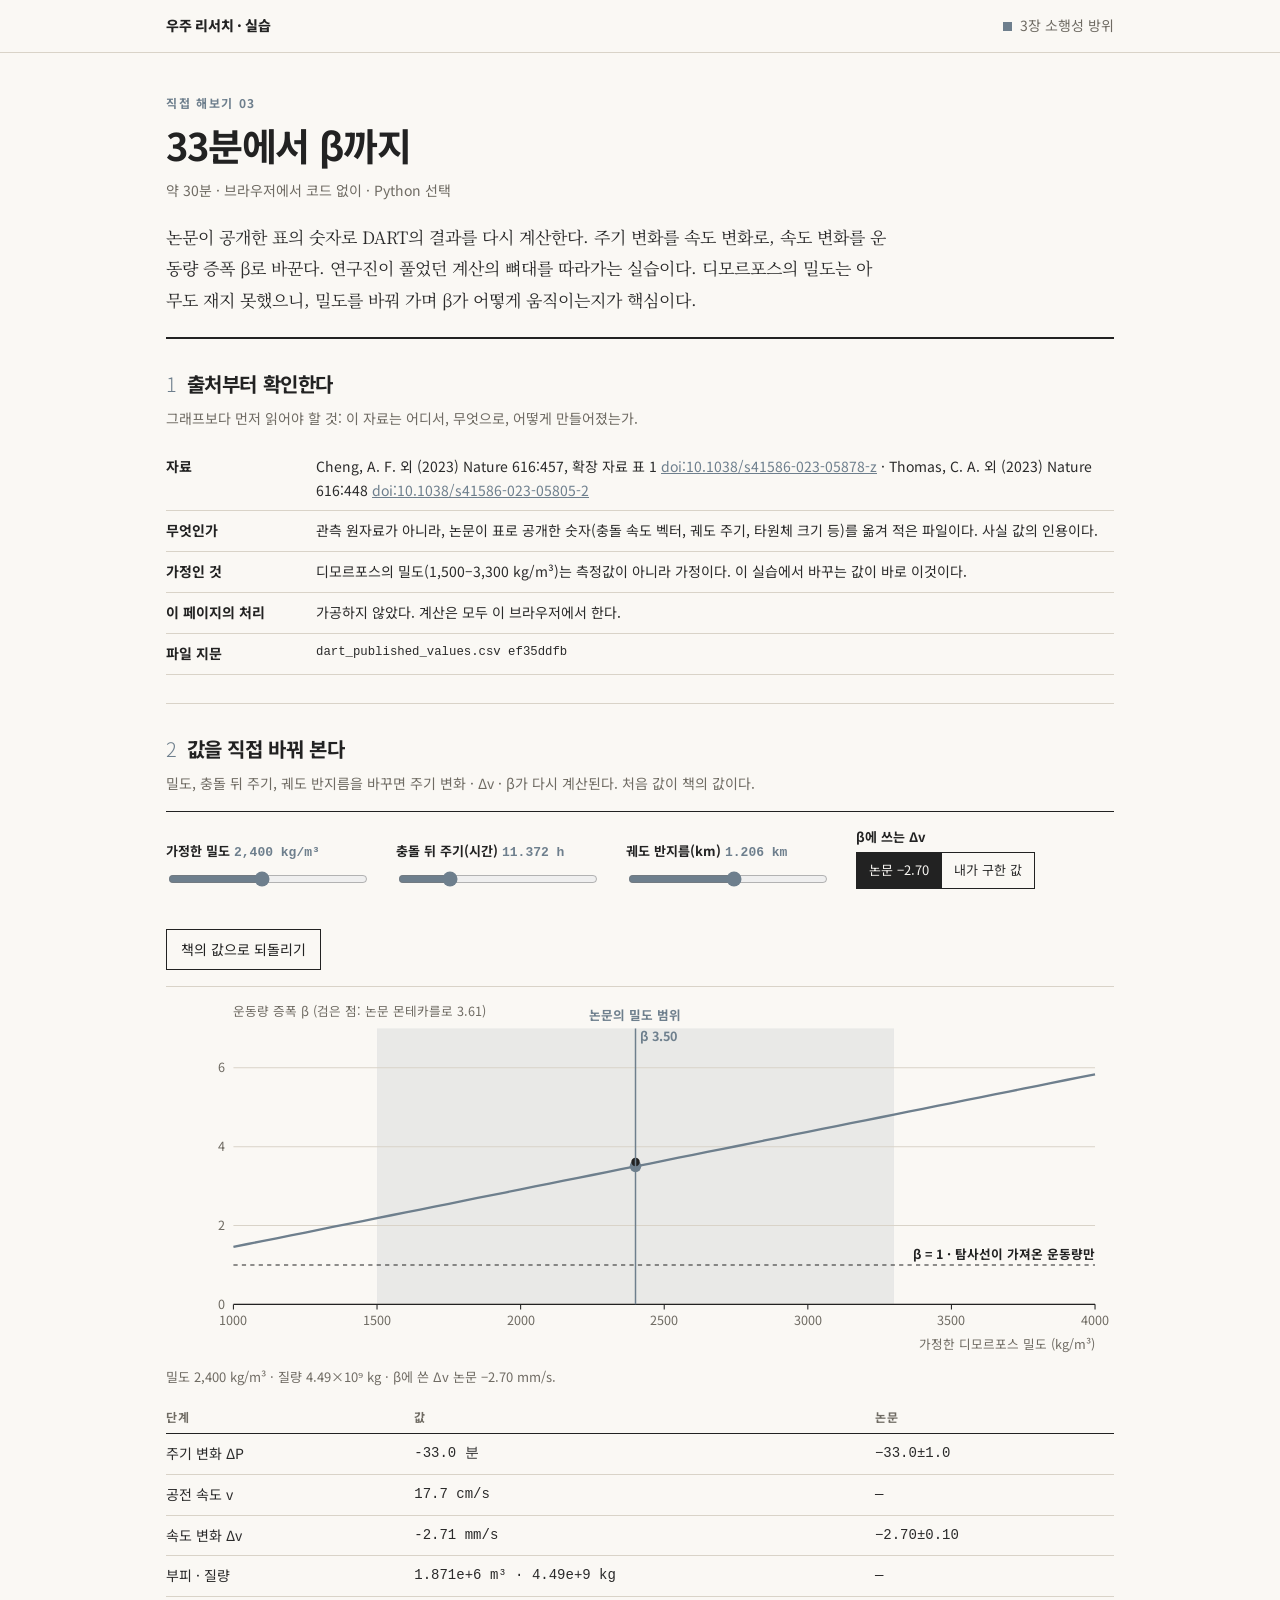
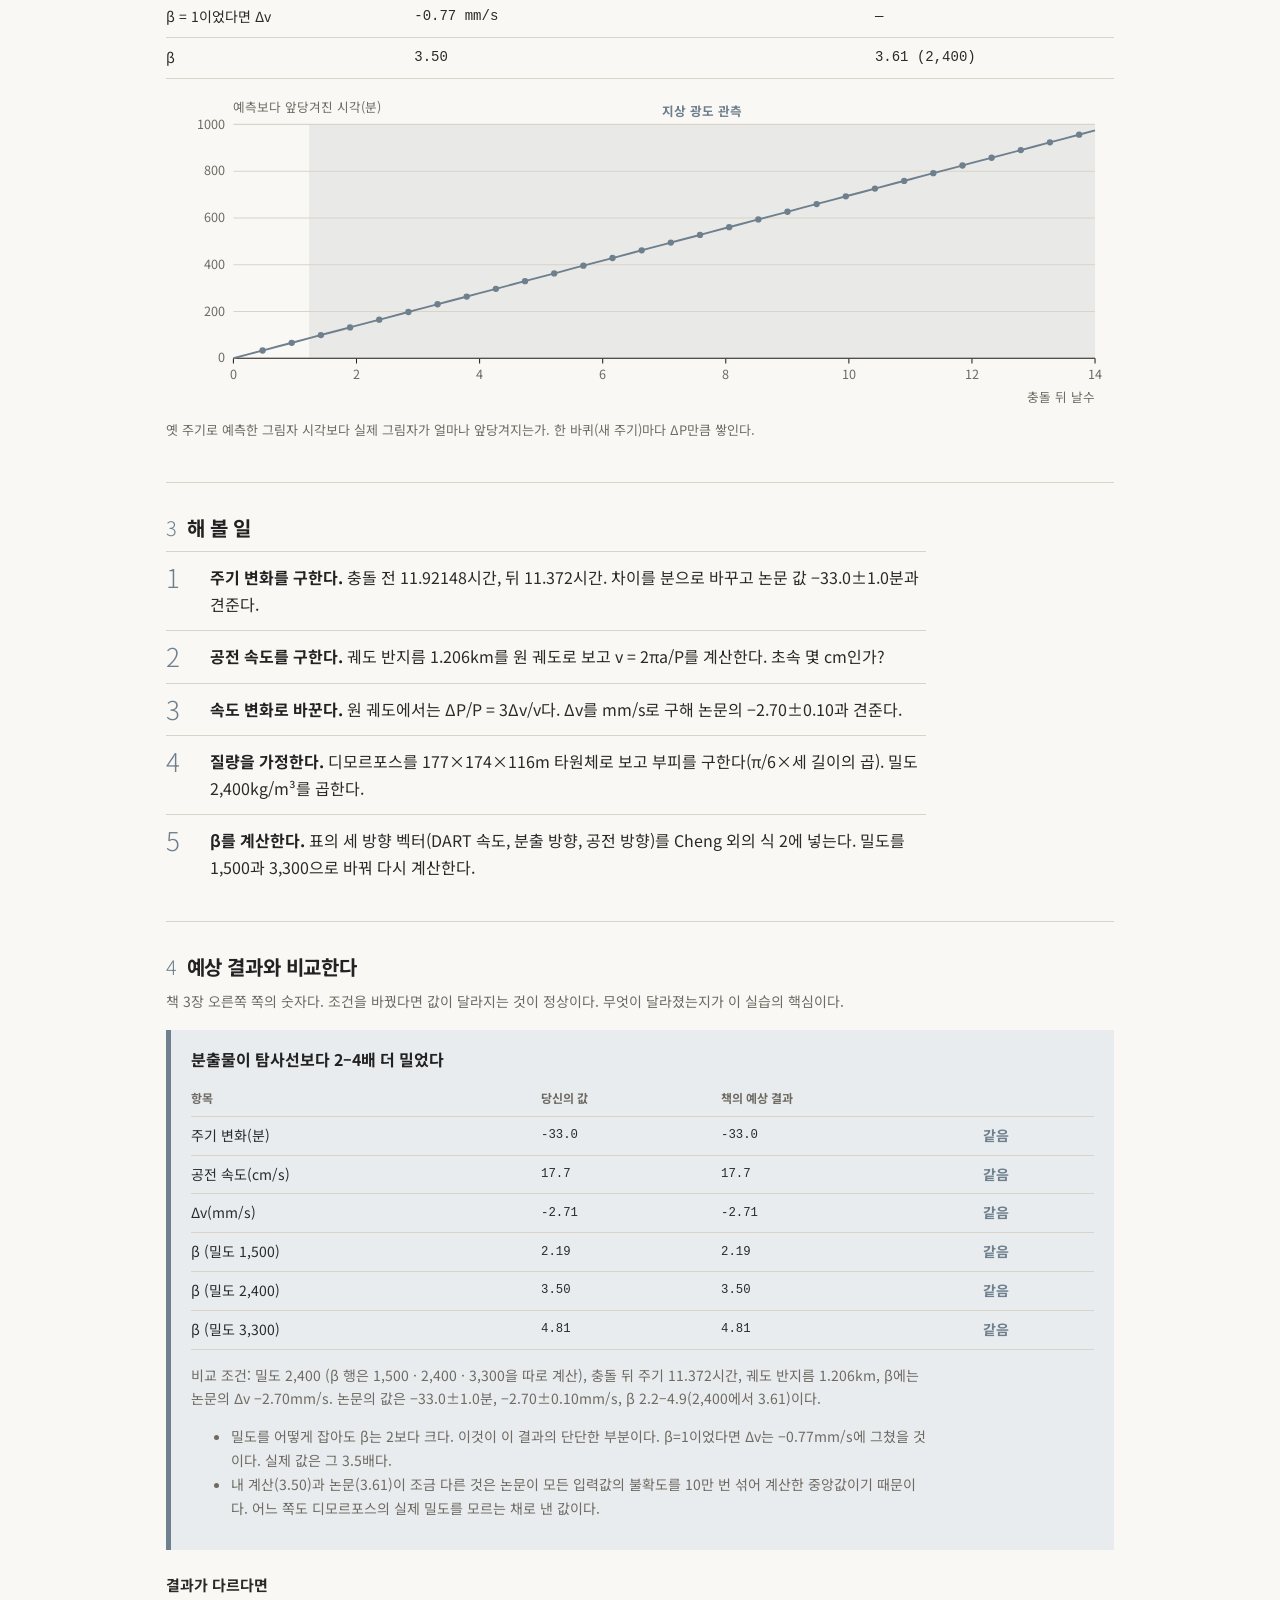
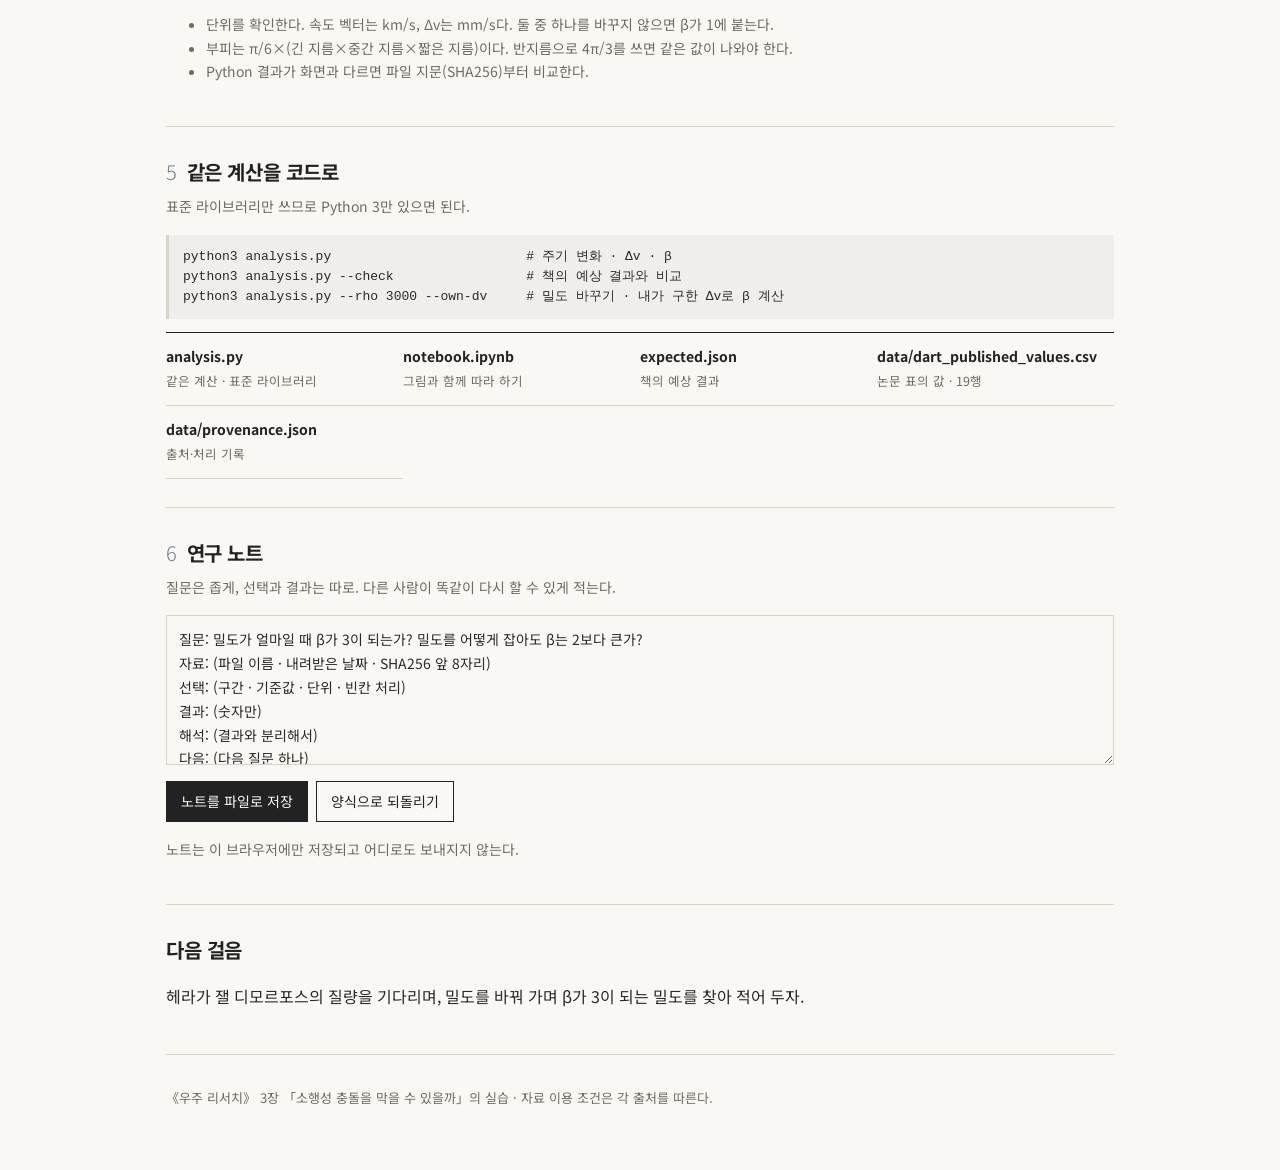
<file: lab03/index.html>
<!doctype html>
<html lang="ko">
<head>
<meta charset="utf-8">
<meta name="viewport" content="width=device-width, initial-scale=1">
<title>33분에서 β까지 · 우주 리서치 실습 03</title>
<link rel="stylesheet" href="https://fonts.googleapis.com/css2?family=Noto+Sans+KR:wght@300;400;500;700;800&family=Noto+Serif+KR:wght@400;600&display=swap">
<link rel="stylesheet" href="../assets/site.css">
<style>:root{--ch:#6E7F8D;--ch-tint:#E8ECEF}</style>
</head>
<body>
<header class="top"><div class="wrap"><a class="home" href="../index.html">우주 리서치 · 실습</a><span class="chap">3장 소행성 방위</span></div></header>
<main class="wrap">

<div class="hero">
 <div class="kick">직접 해보기 03</div>
 <h1>33분에서 β까지</h1>
 <div class="meta">약 30분 · 브라우저에서 코드 없이 · Python 선택</div>
 <p class="lede">논문이 공개한 표의 숫자로 DART의 결과를 다시 계산한다. 주기 변화를 속도 변화로, 속도 변화를 운동량 증폭 β로 바꾼다. 연구진이 풀었던 계산의 뼈대를 따라가는 실습이다. 디모르포스의 밀도는 아무도 재지 못했으니, 밀도를 바꿔 가며 β가 어떻게 움직이는지가 핵심이다.</p>
</div>

<section>
 <h2><span class="n">1</span>출처부터 확인한다</h2>
 <p class="sub">그래프보다 먼저 읽어야 할 것: 이 자료는 어디서, 무엇으로, 어떻게 만들어졌는가.</p>
 <table class="prov">
  <tr><td>자료</td><td>Cheng, A. F. 외 (2023) Nature 616:457, 확장 자료 표 1 <a href="https://doi.org/10.1038/s41586-023-05878-z">doi:10.1038/s41586-023-05878-z</a> · Thomas, C. A. 외 (2023) Nature 616:448 <a href="https://doi.org/10.1038/s41586-023-05805-2">doi:10.1038/s41586-023-05805-2</a></td></tr>
  <tr><td>무엇인가</td><td>관측 원자료가 아니라, 논문이 표로 공개한 숫자(충돌 속도 벡터, 궤도 주기, 타원체 크기 등)를 옮겨 적은 파일이다. 사실 값의 인용이다.</td></tr>
  <tr><td>가정인 것</td><td>디모르포스의 밀도(1,500–3,300 kg/m³)는 측정값이 아니라 가정이다. 이 실습에서 바꾸는 값이 바로 이것이다.</td></tr>
  <tr><td>이 페이지의 처리</td><td>가공하지 않았다. 계산은 모두 이 브라우저에서 한다.</td></tr>
  <tr><td>파일 지문</td><td class="mono" id="hashes">—</td></tr>
 </table>
</section>

<section>
 <h2><span class="n">2</span>값을 직접 바꿔 본다</h2>
 <p class="sub">밀도, 충돌 뒤 주기, 궤도 반지름을 바꾸면 주기 변화 · Δv · β가 다시 계산된다. 처음 값이 책의 값이다.</p>
 <div class="controls">
  <div class="ctl"><label for="rho">가정한 밀도 <span class="val" id="rhov"></span></label><input type="range" id="rho" min="1000" max="4000" step="50" value="2400"></div>
  <div class="ctl"><label for="ppost">충돌 뒤 주기(시간) <span class="val" id="ppostv"></span></label><input type="range" id="ppost" min="11.30" max="11.60" step="0.001" value="11.372"></div>
  <div class="ctl"><label for="sma">궤도 반지름(km) <span class="val" id="smav"></span></label><input type="range" id="sma" min="1.10" max="1.30" step="0.001" value="1.206"></div>
  <div class="ctl"><label>β에 쓰는 Δv</label><div class="seg" id="dvsrc"><button data-s="paper" class="on">논문 −2.70</button><button data-s="own">내가 구한 값</button></div></div>
  <div class="ctl"><label>&nbsp;</label><button class="btn ghost" type="button" id="reset">책의 값으로 되돌리기</button></div>
 </div>
 <div class="plot" id="plotbeta"></div>
 <p class="caption" id="cap"></p>
 <table class="res" id="res"></table>
 <div class="plot" id="plotdrift" style="margin-top:18px"></div>
 <p class="caption">옛 주기로 예측한 그림자 시각보다 실제 그림자가 얼마나 앞당겨지는가. 한 바퀴(새 주기)마다 ΔP만큼 쌓인다.</p>
</section>

<section>
 <h2><span class="n">3</span>해 볼 일</h2>
 <ol class="steps">
  <li><span><b>주기 변화를 구한다.</b> 충돌 전 11.92148시간, 뒤 11.372시간. 차이를 분으로 바꾸고 논문 값 −33.0±1.0분과 견준다.</span></li>
  <li><span><b>공전 속도를 구한다.</b> 궤도 반지름 1.206km를 원 궤도로 보고 v = 2πa/P를 계산한다. 초속 몇 cm인가?</span></li>
  <li><span><b>속도 변화로 바꾼다.</b> 원 궤도에서는 ΔP/P = 3Δv/v다. Δv를 mm/s로 구해 논문의 −2.70±0.10과 견준다.</span></li>
  <li><span><b>질량을 가정한다.</b> 디모르포스를 177×174×116m 타원체로 보고 부피를 구한다(π/6×세 길이의 곱). 밀도 2,400kg/m³를 곱한다.</span></li>
  <li><span><b>β를 계산한다.</b> 표의 세 방향 벡터(DART 속도, 분출 방향, 공전 방향)를 Cheng 외의 식 2에 넣는다. 밀도를 1,500과 3,300으로 바꿔 다시 계산한다.</span></li>
 </ol>
</section>

<section>
 <h2><span class="n">4</span>예상 결과와 비교한다</h2>
 <p class="sub">책 3장 오른쪽 쪽의 숫자다. 조건을 바꿨다면 값이 달라지는 것이 정상이다. 무엇이 달라졌는지가 이 실습의 핵심이다.</p>
 <div class="expect">
  <h3>분출물이 탐사선보다 2–4배 더 밀었다</h3>
  <div id="cmp"></div>
  <p class="note">비교 조건: 밀도 2,400 (β 행은 1,500 · 2,400 · 3,300을 따로 계산), 충돌 뒤 주기 11.372시간, 궤도 반지름 1.206km, β에는 논문의 Δv −2.70mm/s. 논문의 값은 −33.0±1.0분, −2.70±0.10mm/s, β 2.2–4.9(2,400에서 3.61)이다.</p>
  <ul class="note">
   <li>밀도를 어떻게 잡아도 β는 2보다 크다. 이것이 이 결과의 단단한 부분이다. β=1이었다면 Δv는 −0.77mm/s에 그쳤을 것이다. 실제 값은 그 3.5배다.</li>
   <li>내 계산(3.50)과 논문(3.61)이 조금 다른 것은 논문이 모든 입력값의 불확도를 10만 번 섞어 계산한 중앙값이기 때문이다. 어느 쪽도 디모르포스의 실제 밀도를 모르는 채로 낸 값이다.</li>
  </ul>
 </div>
 <h3 style="margin-top:22px;font-size:15px">결과가 다르다면</h3>
 <ul class="note">
  <li>단위를 확인한다. 속도 벡터는 km/s, Δv는 mm/s다. 둘 중 하나를 바꾸지 않으면 β가 1에 붙는다.</li>
  <li>부피는 π/6×(긴 지름×중간 지름×짧은 지름)이다. 반지름으로 4π/3를 쓰면 같은 값이 나와야 한다.</li>
  <li>Python 결과가 화면과 다르면 파일 지문(SHA256)부터 비교한다.</li>
 </ul>
</section>

<section>
 <h2><span class="n">5</span>같은 계산을 코드로</h2>
 <p class="sub">표준 라이브러리만 쓰므로 Python 3만 있으면 된다.</p>
<pre>python3 analysis.py                         # 주기 변화 · Δv · β
python3 analysis.py --check                 # 책의 예상 결과와 비교
python3 analysis.py --rho 3000 --own-dv     # 밀도 바꾸기 · 내가 구한 Δv로 β 계산</pre>
 <div class="files">
  <a href="analysis.py" download><b>analysis.py</b><span>같은 계산 · 표준 라이브러리</span></a>
  <a href="notebook.ipynb" download><b>notebook.ipynb</b><span>그림과 함께 따라 하기</span></a>
  <a href="expected.json" download><b>expected.json</b><span>책의 예상 결과</span></a>
  <a href="data/dart_published_values.csv" download><b>data/dart_published_values.csv</b><span>논문 표의 값 · 19행</span></a>
  <a href="data/provenance.json" download><b>data/provenance.json</b><span>출처·처리 기록</span></a>
 </div>
</section>

<section>
 <h2><span class="n">6</span>연구 노트</h2>
 <p class="sub">질문은 좁게, 선택과 결과는 따로. 다른 사람이 똑같이 다시 할 수 있게 적는다.</p>
 <div id="note"></div>
</section>

<section>
 <h2>다음 걸음</h2>
 <p>헤라가 잴 디모르포스의 질량을 기다리며, 밀도를 바꿔 가며 β가 3이 되는 밀도를 찾아 적어 두자.</p>
</section>
</main>
<footer><div class="wrap">《우주 리서치》 3장 「소행성 충돌을 막을 수 있을까」의 실습 · 자료 이용 조건은 각 출처를 따른다.</div></footer>

<script src="../assets/lab.js"></script>
<script>
const DEF = {rho:2400, ppost:11.372, sma:1.206};
const state = {...DEF, dv:"paper"};
let V = {};
const dot = (x,y)=>x.reduce((s,a,i)=>s+a*y[i],0);

async function sha8(url){
  const buf = await (await fetch(url)).arrayBuffer();
  if (!crypto.subtle) return "—";
  const h = await crypto.subtle.digest("SHA-256", buf);
  return [...new Uint8Array(h)].slice(0,4).map(b=>b.toString(16).padStart(2,"0")).join("");
}
function calc(rho, ppost, sma, dv){
  const v = V, P0 = v.P_pre;
  const U=[v.U_x,v.U_y,v.U_z], E=[v.E_x,v.E_y,v.E_z], eT=[v.eT_x,v.eT_y,v.eT_z];
  const dP = (ppost-P0)*60;
  const vorb = 2*Math.PI*sma*1e3/(P0*3600);
  const dvMine = vorb*(ppost-P0)/(3*P0);
  const vol = Math.PI/6*v.B_x*v.B_y*v.B_z;
  const dvT = dv==="paper" ? v.dv_T*1e-3 : dvMine;
  const beta = r => 1 + ((r*vol/v.m)*dvT - dot(U,eT)*1e3)/((dot(E,U)*1e3)*dot(E,eT));
  return {dP, vcm:vorb*100, dvmm:dvMine*1e3, vol, mass:rho*vol, beta, b:beta(rho), b1:v.m*dot(U,eT)*1e3/(rho*vol)*1e3, P0};
}
function draw(){
  const s = state, c = calc(s.rho, s.ppost, s.sma, s.dv);
  document.querySelector("#rhov").textContent = s.rho.toLocaleString("ko-KR")+" kg/m³";
  document.querySelector("#ppostv").textContent = s.ppost.toFixed(3)+" h";
  document.querySelector("#smav").textContent = s.sma.toFixed(3)+" km";
  const rs=[], bs=[], lo=[], hi=[];
  for (let r=1000;r<=4000;r+=50){ rs.push(r); bs.push(c.beta(r)); }
  Lab.plot("#plotbeta", {
    series:[{x:rs,y:bs,color:"var(--ch)",width:2.2},{x:[s.rho],y:[c.b],type:"dots",r:5.5,color:"var(--ch)",opacity:1},{x:[2400],y:[3.61],type:"dots",r:4,color:"#222",opacity:1}],
    xmin:1000,xmax:4000,ymin:0,ymax:7,
    bands:[{x0:1500,x1:3300,label:"논문의 밀도 범위"}],
    hlines:[{y:1,label:"β = 1 · 탐사선이 가져온 운동량만"}],
    vlines:[{x:s.rho,label:`β ${Lab.fmt(c.b,2)}`}],
    xlabel:"가정한 디모르포스 밀도 (kg/m³)", ylabel:"운동량 증폭 β   (검은 점: 논문 몬테카를로 3.61)", height:340
  });
  document.querySelector("#cap").textContent = `밀도 ${s.rho.toLocaleString("ko-KR")} kg/m³ · 질량 ${(c.mass/1e9).toFixed(2)}×10⁹ kg · β에 쓴 Δv ${s.dv==="paper"?"논문 −2.70":"내 값 "+Lab.fmt(c.dvmm,2)} mm/s.`;
  let h = "<tr><th>단계</th><th>값</th><th>논문</th></tr>";
  h += `<tr><td>주기 변화 ΔP</td><td class="num">${Lab.fmt(c.dP,1)} 분</td><td class="num">−33.0±1.0</td></tr>`;
  h += `<tr><td>공전 속도 v</td><td class="num">${Lab.fmt(c.vcm,1)} cm/s</td><td class="num">—</td></tr>`;
  h += `<tr><td>속도 변화 Δv</td><td class="num">${Lab.fmt(c.dvmm,2)} mm/s</td><td class="num">−2.70±0.10</td></tr>`;
  h += `<tr><td>부피 · 질량</td><td class="num">${c.vol.toExponential(3)} m³ · ${c.mass.toExponential(2)} kg</td><td class="num">—</td></tr>`;
  h += `<tr><td>β = 1이었다면 Δv</td><td class="num">${Lab.fmt(c.b1,2)} mm/s</td><td class="num">—</td></tr>`;
  h += `<tr><td>β</td><td class="num">${Lab.fmt(c.b,2)}</td><td class="num">3.61 (2,400)</td></tr>`;
  document.querySelector("#res").innerHTML = h;
  // 그림자 어긋남
  const dd=[], mm=[]; const d1=14, step=0.25;
  for (let d=0; d<=d1+1e-9; d+=step){ dd.push(d); mm.push(d*24/s.ppost*(-c.dP)); }
  const dots = {x:[], y:[]};
  for (let n=1;n*s.ppost/24<=d1;n++){ dots.x.push(n*s.ppost/24); dots.y.push(n*(-c.dP)); }
  Lab.plot("#plotdrift", {series:[{x:dd,y:mm,color:"var(--ch)",width:1.8},{x:dots.x,y:dots.y,type:"dots",r:3,color:"var(--ch)",opacity:1}],
    xmin:0,xmax:14,ymin:0,ymax:1000, bands:[{x0:1.23,x1:14,label:"지상 광도 관측"}],
    xlabel:"충돌 뒤 날수", ylabel:"예측보다 앞당겨진 시각(분)", height:300});
  // 비교(책의 기본 조건으로 고정한 값과 현재 조건의 값)
  const rows = [
    {label:"주기 변화(분)", mine:c.dP, expected:-33.0, tol:.05, digits:1},
    {label:"공전 속도(cm/s)", mine:c.vcm, expected:17.7, tol:.05, digits:1},
    {label:"Δv(mm/s)", mine:c.dvmm, expected:-2.71, tol:.005, digits:2}];
  for (const r of [1500,2400,3300]) rows.push({label:`β (밀도 ${r.toLocaleString("ko-KR")})`, mine:c.beta(r), expected:{1500:2.19,2400:3.50,3300:4.81}[r], tol:.005, digits:2});
  Lab.compare("#cmp", rows);
}
function bind(id, key){
  document.querySelector("#"+id).oninput = e=>{state[key]=+e.target.value; draw();};
}
(async()=>{
  const rows = await Lab.csv("data/dart_published_values.csv");
  rows.forEach(r=>V[r.symbol]=r.value);
  bind("rho","rho"); bind("ppost","ppost"); bind("sma","sma");
  document.querySelectorAll("#dvsrc button").forEach(b=>b.onclick=()=>{
    document.querySelectorAll("#dvsrc button").forEach(x=>x.classList.remove("on")); b.classList.add("on"); state.dv=b.dataset.s; draw();
  });
  document.querySelector("#reset").onclick=()=>{
    Object.assign(state,DEF,{dv:"paper"});
    for (const k of ["rho","ppost","sma"]) document.querySelector("#"+k).value=DEF[k];
    document.querySelectorAll("#dvsrc button").forEach((x,i)=>x.classList.toggle("on",i===0)); draw();
  };
  draw();
  document.querySelector("#hashes").textContent = "dart_published_values.csv " + await sha8("data/dart_published_values.csv");
  Lab.notebook("#note", "lab03", Lab.NOTE("밀도가 얼마일 때 β가 3이 되는가? 밀도를 어떻게 잡아도 β는 2보다 큰가?"));
})();
</script>
</body>
</html>
</file>
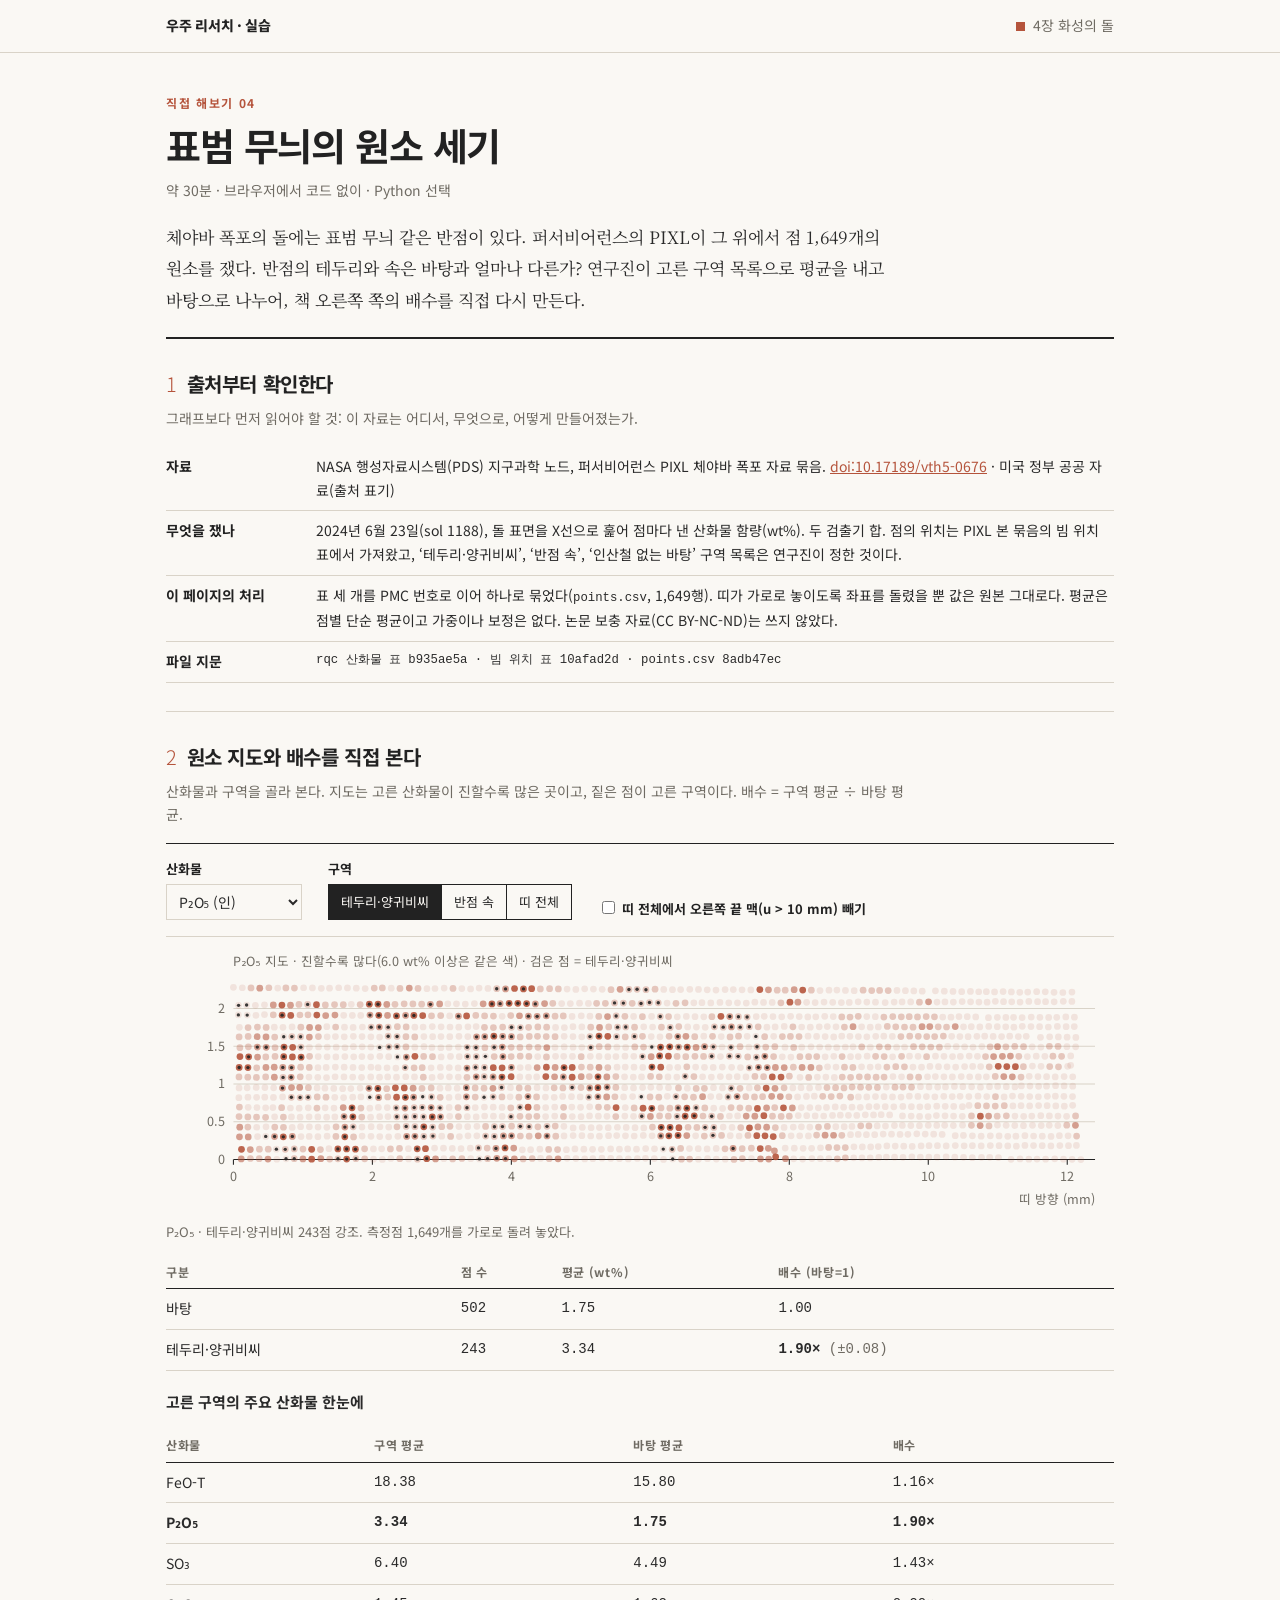
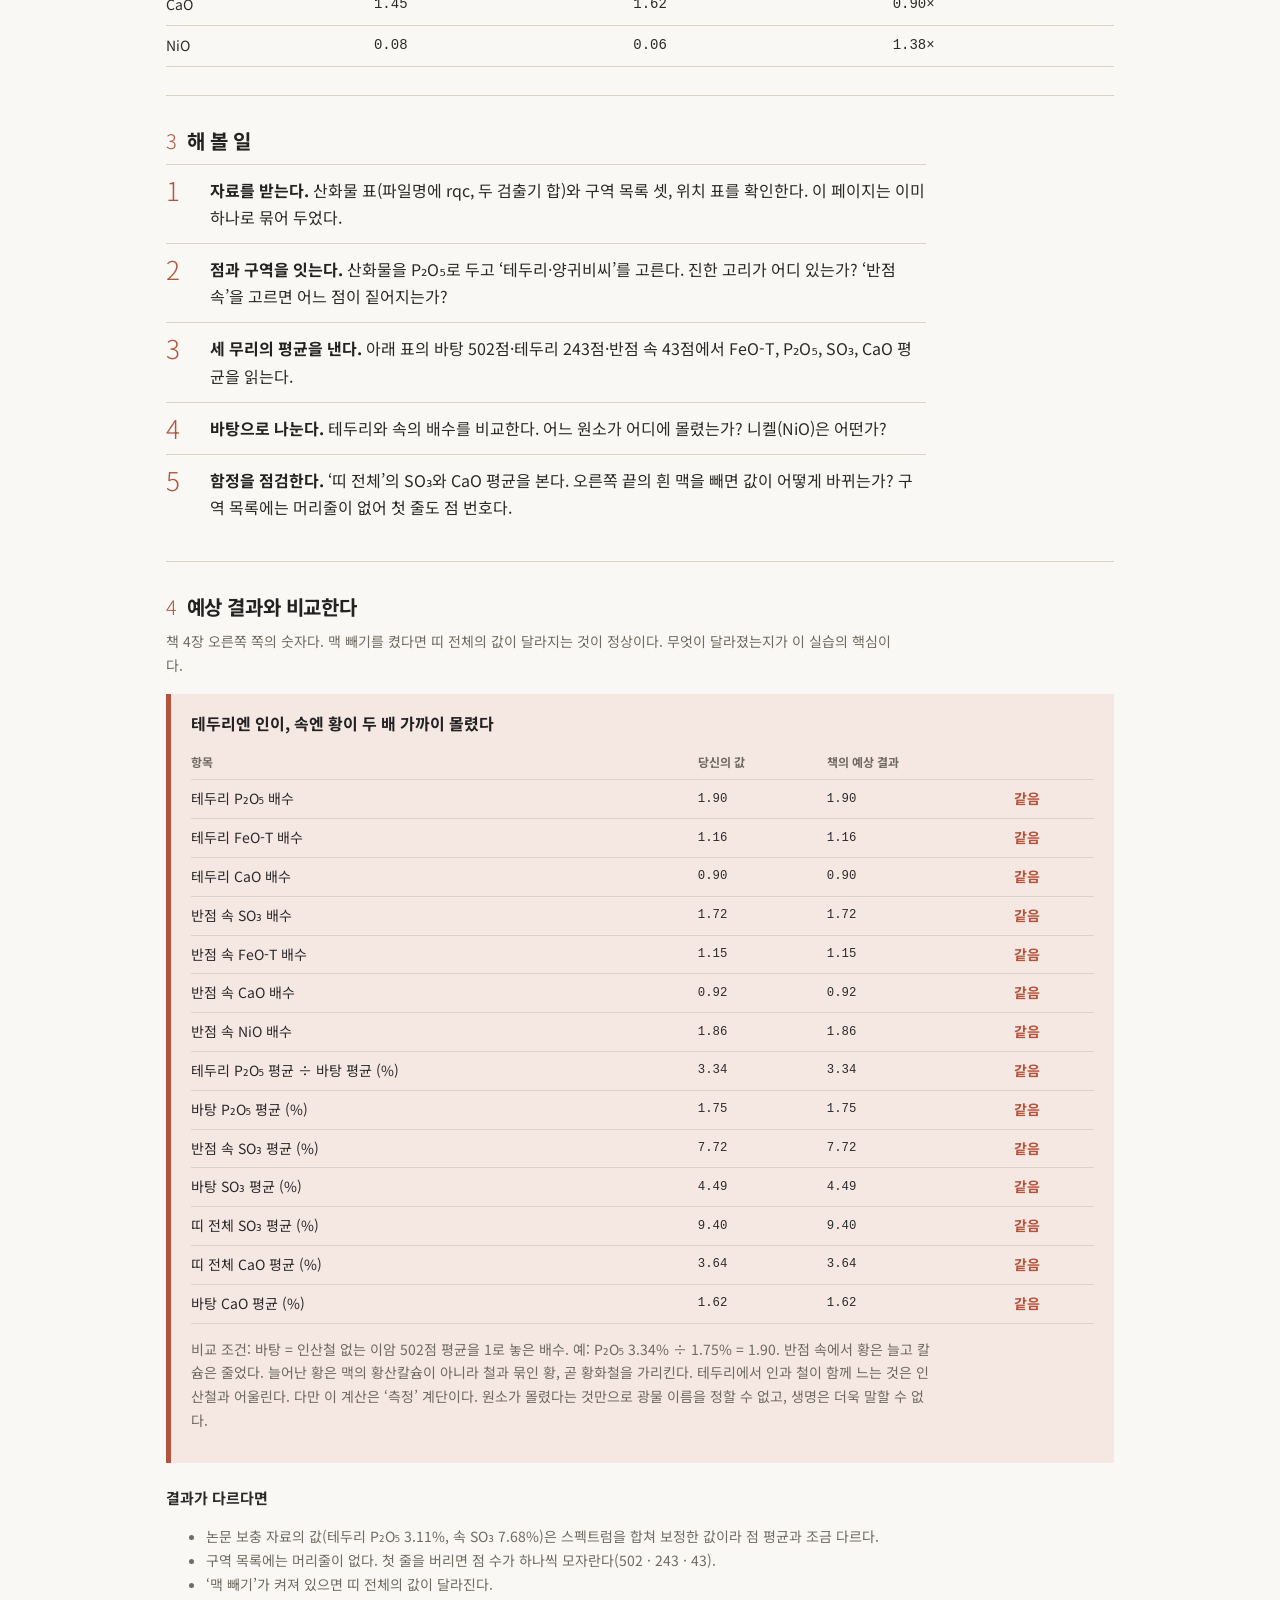
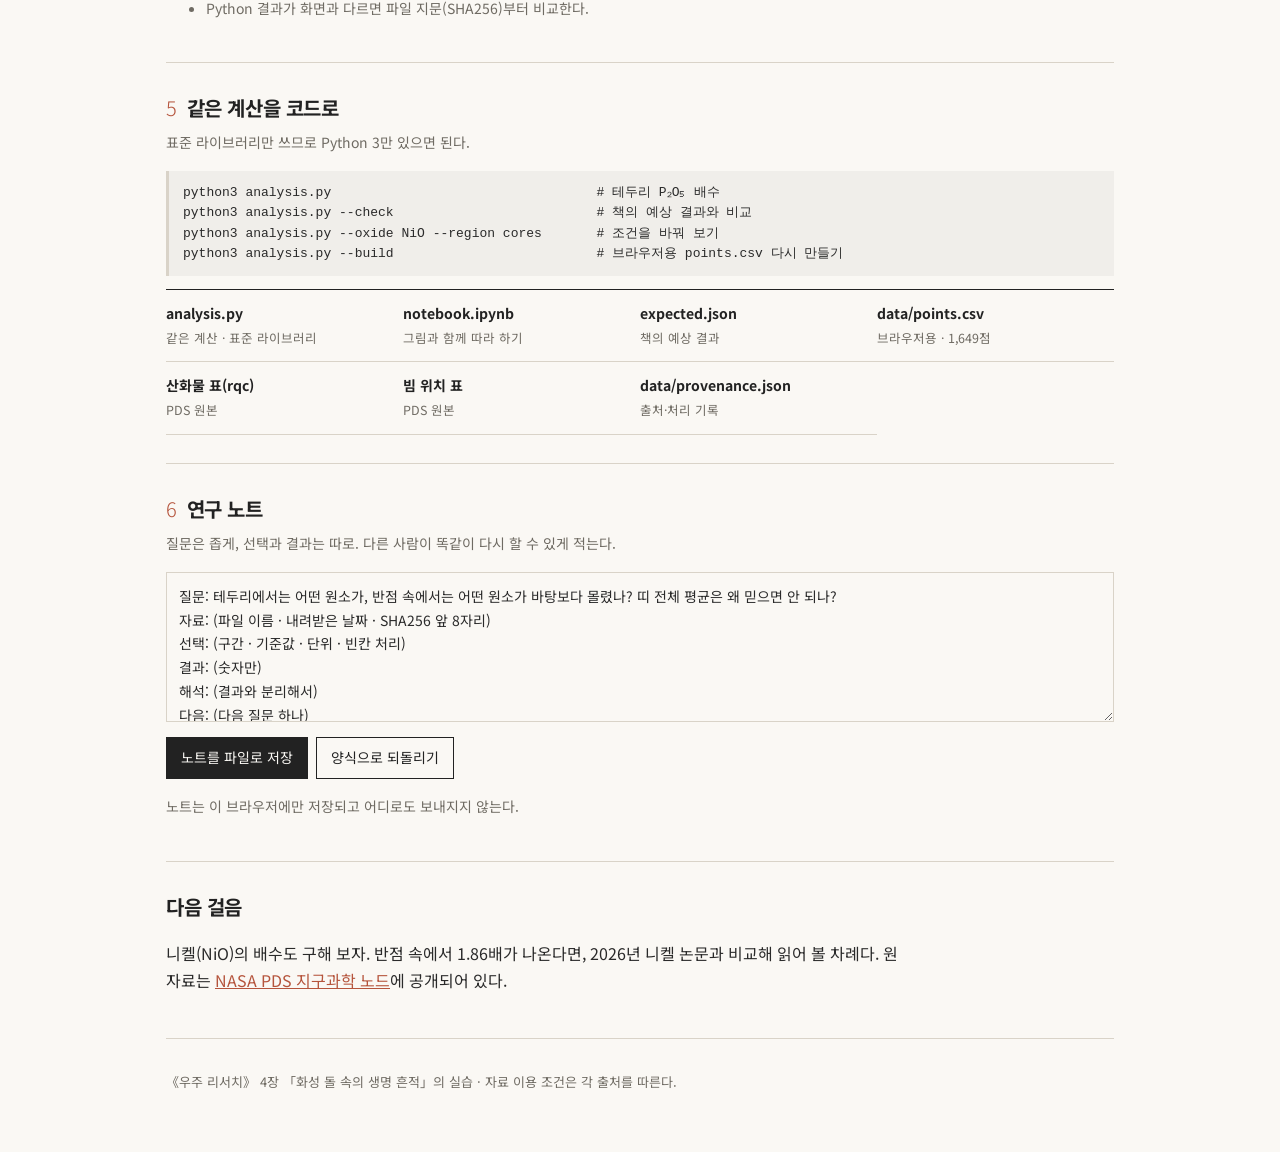
<file: lab04/index.html>
<!doctype html>
<html lang="ko">
<head>
<meta charset="utf-8">
<meta name="viewport" content="width=device-width, initial-scale=1">
<title>표범 무늬의 원소 세기 · 우주 리서치 실습 04</title>
<link rel="stylesheet" href="https://fonts.googleapis.com/css2?family=Noto+Sans+KR:wght@300;400;500;700;800&family=Noto+Serif+KR:wght@400;600&display=swap">
<link rel="stylesheet" href="../assets/site.css">
<style>:root{--ch:#B5543C;--ch-tint:#F5E7E2}</style>
</head>
<body>
<header class="top"><div class="wrap"><a class="home" href="../index.html">우주 리서치 · 실습</a><span class="chap">4장 화성의 돌</span></div></header>
<main class="wrap">

<div class="hero">
 <div class="kick">직접 해보기 04</div>
 <h1>표범 무늬의 원소 세기</h1>
 <div class="meta">약 30분 · 브라우저에서 코드 없이 · Python 선택</div>
 <p class="lede">체야바 폭포의 돌에는 표범 무늬 같은 반점이 있다. 퍼서비어런스의 PIXL이 그 위에서 점 1,649개의 원소를 쟀다. 반점의 테두리와 속은 바탕과 얼마나 다른가? 연구진이 고른 구역 목록으로 평균을 내고 바탕으로 나누어, 책 오른쪽 쪽의 배수를 직접 다시 만든다.</p>
</div>

<section>
 <h2><span class="n">1</span>출처부터 확인한다</h2>
 <p class="sub">그래프보다 먼저 읽어야 할 것: 이 자료는 어디서, 무엇으로, 어떻게 만들어졌는가.</p>
 <table class="prov">
  <tr><td>자료</td><td>NASA 행성자료시스템(PDS) 지구과학 노드, 퍼서비어런스 PIXL 체야바 폭포 자료 묶음. <a href="https://doi.org/10.17189/vth5-0676">doi:10.17189/vth5-0676</a> · 미국 정부 공공 자료(출처 표기)</td></tr>
  <tr><td>무엇을 쟀나</td><td>2024년 6월 23일(sol 1188), 돌 표면을 X선으로 훑어 점마다 낸 산화물 함량(wt%). 두 검출기 합. 점의 위치는 PIXL 본 묶음의 빔 위치 표에서 가져왔고, ‘테두리·양귀비씨’, ‘반점 속’, ‘인산철 없는 바탕’ 구역 목록은 연구진이 정한 것이다.</td></tr>
  <tr><td>이 페이지의 처리</td><td>표 세 개를 PMC 번호로 이어 하나로 묶었다(<span class="mono">points.csv</span>, 1,649행). 띠가 가로로 놓이도록 좌표를 돌렸을 뿐 값은 원본 그대로다. 평균은 점별 단순 평균이고 가중이나 보정은 없다. 논문 보충 자료(CC BY-NC-ND)는 쓰지 않았다.</td></tr>
  <tr><td>파일 지문</td><td class="mono" id="hashes">—</td></tr>
 </table>
</section>

<section>
 <h2><span class="n">2</span>원소 지도와 배수를 직접 본다</h2>
 <p class="sub">산화물과 구역을 골라 본다. 지도는 고른 산화물이 진할수록 많은 곳이고, 짙은 점이 고른 구역이다. 배수 = 구역 평균 ÷ 바탕 평균.</p>
 <div class="controls">
  <div class="ctl"><label for="ox">산화물</label>
   <select id="ox">
    <option value="P2O5">P₂O₅ (인)</option>
    <option value="SO3">SO₃ (황)</option>
    <option value="FeO-T">FeO-T (철, 전체)</option>
    <option value="CaO">CaO (칼슘)</option>
    <option value="NiO">NiO (니켈)</option>
    <option value="SiO2">SiO₂</option>
    <option value="Al2O3">Al₂O₃</option>
    <option value="MgO">MgO</option>
    <option value="Na2O">Na₂O</option>
    <option value="K2O">K₂O</option>
    <option value="Cl">Cl</option>
    <option value="TiO2">TiO₂</option>
    <option value="MnO">MnO</option>
    <option value="ZnO">ZnO</option>
   </select></div>
  <div class="ctl"><label>구역</label><div class="seg" id="reg"><button data-r="rims" class="on">테두리·양귀비씨</button><button data-r="cores">반점 속</button><button data-r="band">띠 전체</button></div></div>
  <div class="ctl"><label><input type="checkbox" id="vein"> 띠 전체에서 오른쪽 끝 맥(u &gt; 10 mm) 빼기</label></div>
 </div>
 <div class="plot" id="plot"></div>
 <p class="caption" id="cap"></p>
 <table class="res" id="res"></table>
 <h3 style="margin-top:18px;font-size:15px">고른 구역의 주요 산화물 한눈에</h3>
 <table class="res" id="all"></table>
</section>

<section>
 <h2><span class="n">3</span>해 볼 일</h2>
 <ol class="steps">
  <li><span><b>자료를 받는다.</b> 산화물 표(파일명에 rqc, 두 검출기 합)와 구역 목록 셋, 위치 표를 확인한다. 이 페이지는 이미 하나로 묶어 두었다.</span></li>
  <li><span><b>점과 구역을 잇는다.</b> 산화물을 P₂O₅로 두고 ‘테두리·양귀비씨’를 고른다. 진한 고리가 어디 있는가? ‘반점 속’을 고르면 어느 점이 짙어지는가?</span></li>
  <li><span><b>세 무리의 평균을 낸다.</b> 아래 표의 바탕 502점·테두리 243점·반점 속 43점에서 FeO-T, P₂O₅, SO₃, CaO 평균을 읽는다.</span></li>
  <li><span><b>바탕으로 나눈다.</b> 테두리와 속의 배수를 비교한다. 어느 원소가 어디에 몰렸는가? 니켈(NiO)은 어떤가?</span></li>
  <li><span><b>함정을 점검한다.</b> ‘띠 전체’의 SO₃와 CaO 평균을 본다. 오른쪽 끝의 흰 맥을 빼면 값이 어떻게 바뀌는가? 구역 목록에는 머리줄이 없어 첫 줄도 점 번호다.</span></li>
 </ol>
</section>

<section>
 <h2><span class="n">4</span>예상 결과와 비교한다</h2>
 <p class="sub">책 4장 오른쪽 쪽의 숫자다. 맥 빼기를 켰다면 띠 전체의 값이 달라지는 것이 정상이다. 무엇이 달라졌는지가 이 실습의 핵심이다.</p>
 <div class="expect">
  <h3>테두리엔 인이, 속엔 황이 두 배 가까이 몰렸다</h3>
  <div id="cmp"></div>
  <p class="note">비교 조건: 바탕 = 인산철 없는 이암 502점 평균을 1로 놓은 배수. 예: P₂O₅ 3.34% ÷ 1.75% = 1.90. 반점 속에서 황은 늘고 칼슘은 줄었다. 늘어난 황은 맥의 황산칼슘이 아니라 철과 묶인 황, 곧 황화철을 가리킨다. 테두리에서 인과 철이 함께 느는 것은 인산철과 어울린다. 다만 이 계산은 ‘측정’ 계단이다. 원소가 몰렸다는 것만으로 광물 이름을 정할 수 없고, 생명은 더욱 말할 수 없다.</p>
 </div>
 <h3 style="margin-top:22px;font-size:15px">결과가 다르다면</h3>
 <ul class="note">
  <li>논문 보충 자료의 값(테두리 P₂O₅ 3.11%, 속 SO₃ 7.68%)은 스펙트럼을 합쳐 보정한 값이라 점 평균과 조금 다르다.</li>
  <li>구역 목록에는 머리줄이 없다. 첫 줄을 버리면 점 수가 하나씩 모자란다(502 · 243 · 43).</li>
  <li>‘맥 빼기’가 켜져 있으면 띠 전체의 값이 달라진다.</li>
  <li>Python 결과가 화면과 다르면 파일 지문(SHA256)부터 비교한다.</li>
 </ul>
</section>

<section>
 <h2><span class="n">5</span>같은 계산을 코드로</h2>
 <p class="sub">표준 라이브러리만 쓰므로 Python 3만 있으면 된다.</p>
<pre>python3 analysis.py                                  # 테두리 P₂O₅ 배수
python3 analysis.py --check                          # 책의 예상 결과와 비교
python3 analysis.py --oxide NiO --region cores       # 조건을 바꿔 보기
python3 analysis.py --build                          # 브라우저용 points.csv 다시 만들기</pre>
 <div class="files">
  <a href="analysis.py" download><b>analysis.py</b><span>같은 계산 · 표준 라이브러리</span></a>
  <a href="notebook.ipynb" download><b>notebook.ipynb</b><span>그림과 함께 따라 하기</span></a>
  <a href="expected.json" download><b>expected.json</b><span>책의 예상 결과</span></a>
  <a href="data/points.csv" download><b>data/points.csv</b><span>브라우저용 · 1,649점</span></a>
  <a href="data/ps__1188_0772445544_000rqc__05410104308341770000___j01.csv" download><b>산화물 표(rqc)</b><span>PDS 원본</span></a>
  <a href="data/pe__1188_0772443549_000rxl__05410104308341770003___j02.csv" download><b>빔 위치 표</b><span>PDS 원본</span></a>
  <a href="data/provenance.json" download><b>data/provenance.json</b><span>출처·처리 기록</span></a>
 </div>
</section>

<section>
 <h2><span class="n">6</span>연구 노트</h2>
 <p class="sub">질문은 좁게, 선택과 결과는 따로. 다른 사람이 똑같이 다시 할 수 있게 적는다.</p>
 <div id="note"></div>
</section>

<section>
 <h2>다음 걸음</h2>
 <p>니켈(NiO)의 배수도 구해 보자. 반점 속에서 1.86배가 나온다면, 2026년 니켈 논문과 비교해 읽어 볼 차례다. 원자료는 <a href="https://pds-geosciences.wustl.edu/">NASA PDS 지구과학 노드</a>에 공개되어 있다.</p>
</section>
</main>
<footer><div class="wrap">《우주 리서치》 4장 「화성 돌 속의 생명 흔적」의 실습 · 자료 이용 조건은 각 출처를 따른다.</div></footer>

<script src="../assets/lab.js"></script>
<script>
const LABEL = {"P2O5":"P₂O₅","SO3":"SO₃","FeO-T":"FeO-T","CaO":"CaO","NiO":"NiO","SiO2":"SiO₂","Al2O3":"Al₂O₃","MgO":"MgO","Na2O":"Na₂O","K2O":"K₂O","Cl":"Cl","TiO2":"TiO₂","MnO":"MnO","ZnO":"ZnO"};
const RNAME = {rims:"테두리·양귀비씨", cores:"반점 속", band:"띠 전체", matrix:"바탕"};
const KEY5 = ["FeO-T","P2O5","SO3","CaO","NiO"];
const VEIN_U = 10;
// [라벨, 구역, 산화물, 값, 종류(ratio/mean/base), 자리수]
const EXPECTED = [
 ["테두리 P₂O₅ 배수","rims","P2O5",1.90,"ratio"], ["테두리 FeO-T 배수","rims","FeO-T",1.16,"ratio"], ["테두리 CaO 배수","rims","CaO",0.90,"ratio"],
 ["반점 속 SO₃ 배수","cores","SO3",1.72,"ratio"], ["반점 속 FeO-T 배수","cores","FeO-T",1.15,"ratio"], ["반점 속 CaO 배수","cores","CaO",0.92,"ratio"], ["반점 속 NiO 배수","cores","NiO",1.86,"ratio"],
 ["테두리 P₂O₅ 평균 ÷ 바탕 평균 (%)","rims","P2O5",3.34,"mean"], ["바탕 P₂O₅ 평균 (%)","matrix","P2O5",1.75,"mean"],
 ["반점 속 SO₃ 평균 (%)","cores","SO3",7.72,"mean"], ["바탕 SO₃ 평균 (%)","matrix","SO3",4.49,"mean"],
 ["띠 전체 SO₃ 평균 (%)","band","SO3",9.40,"mean"], ["띠 전체 CaO 평균 (%)","band","CaO",3.64,"mean"], ["바탕 CaO 평균 (%)","matrix","CaO",1.62,"mean"]
];
const state = {ox:"P2O5", reg:"rims", vein:false};
let pts = [];

function members(reg){
  if (reg==="band") return pts.filter(p=>!state.vein || p.u<=VEIN_U);
  return pts.filter(p=>p.group===({rims:"rims",cores:"cores",matrix:"matrix"})[reg]);
}
function stat(reg, ox){
  const a = members(reg).map(p=>p[ox]);
  const n = a.length, m = a.reduce((s,v)=>s+v,0)/n;
  const sd = Math.sqrt(a.reduce((s,v)=>s+(v-m)**2,0)/(n-1));
  return {n, mean:m, se:sd/Math.sqrt(n)};
}
function enrich(reg, ox){
  const s = stat(reg, ox), b = stat("matrix", ox), r = s.mean/b.mean;
  return {s, b, ratio:r, err:r*Math.sqrt((s.se/s.mean)**2+(b.se/b.mean)**2)};
}
async function sha8(url){
  const buf = await (await fetch(url)).arrayBuffer();
  if (!window.crypto || !crypto.subtle) return "—";
  const h = await crypto.subtle.digest("SHA-256", buf);
  return [...new Uint8Array(h)].slice(0,4).map(b=>b.toString(16).padStart(2,"0")).join("");
}
function draw(){
  const ox = state.ox, sel = new Set(members(state.reg).map(p=>p.PMC));
  const vmax = Math.max(...pts.map(p=>p[ox]).sort((a,b)=>a-b).slice(0, Math.floor(pts.length*.98)).slice(-1), 1e-9);
  const bins = [[0,.25,.12],[.25,.5,.3],[.5,.75,.55],[.75,9,.9]];
  const series = bins.map(([a,b,op])=>{
    const q = pts.filter(p=>{const f=p[ox]/vmax; return f>=a && f<b;});
    return {type:"dots", x:q.map(p=>p.u), y:q.map(p=>p.v), color:"#B5543C", opacity:op, r:3.2};
  });
  const hi = pts.filter(p=>sel.has(p.PMC));
  series.push({type:"dots", x:hi.map(p=>p.u), y:hi.map(p=>p.v), color:"#222", opacity:.9, r:1.6});
  Lab.plot("#plot", {series, xmin:0, xmax:12.4, ymin:0, ymax:2.4, height:250, xticks:12,
    vlines: state.reg==="band" && state.vein ? [{x:VEIN_U, label:"맥 경계 10 mm", dash:"4 4"}] : [],
    xlabel:"띠 방향 (mm)", ylabel:`${LABEL[ox]} 지도 · 진할수록 많다(${vmax.toFixed(1)} wt% 이상은 같은 색) · 검은 점 = ${RNAME[state.reg]}`});
  document.querySelector("#cap").textContent = `${LABEL[ox]} · ${RNAME[state.reg]} ${sel.size.toLocaleString("ko-KR")}점 강조. 측정점 ${pts.length.toLocaleString("ko-KR")}개를 가로로 돌려 놓았다.`;
  const e = enrich(state.reg, ox);
  document.querySelector("#res").innerHTML =
   `<tr><th>구분</th><th>점 수</th><th>평균 (wt%)</th><th>배수 (바탕=1)</th></tr>` +
   `<tr><td>${RNAME.matrix}</td><td class="num">${e.b.n}</td><td class="num">${Lab.fmt(e.b.mean,2)}</td><td class="num">1.00</td></tr>` +
   `<tr><td>${RNAME[state.reg]}</td><td class="num">${e.s.n.toLocaleString("ko-KR")}</td><td class="num">${Lab.fmt(e.s.mean,2)}</td><td class="num"><b>${Lab.fmt(e.ratio,2)}×</b> <span class="note">(±${Lab.fmt(e.err,2)})</span></td></tr>`;
  let h = "<tr><th>산화물</th><th>구역 평균</th><th>바탕 평균</th><th>배수</th></tr>";
  for (const k of KEY5){ const x = enrich(state.reg, k);
    h += `<tr${k===ox?' style="font-weight:700"':""}><td>${LABEL[k]}</td><td class="num">${Lab.fmt(x.s.mean,2)}</td><td class="num">${Lab.fmt(x.b.mean,2)}</td><td class="num">${Lab.fmt(x.ratio,2)}×</td></tr>`; }
  document.querySelector("#all").innerHTML = h;
  Lab.compare("#cmp", EXPECTED.map(([label,reg,o,exp,kind])=>{
    const x = enrich(reg,o);
    const mine = kind==="ratio" ? x.ratio : x.s.mean;
    return {label, mine, expected:exp, tol:.005, digits:2};
  }));
}
(async()=>{
  const rows = await Lab.csv("data/points.csv");
  pts = rows.map(r=>({...r, PMC:+r.PMC, u:r.u_mm, v:r.v_mm}));
  document.querySelector("#ox").onchange = e=>{state.ox=e.target.value; draw();};
  document.querySelector("#vein").onchange = e=>{state.vein=e.target.checked; draw();};
  document.querySelectorAll("#reg button").forEach(b=>b.onclick=()=>{
    document.querySelectorAll("#reg button").forEach(x=>x.classList.remove("on")); b.classList.add("on"); state.reg=b.dataset.r; draw();
  });
  draw();
  const files = ["ps__1188_0772445544_000rqc__05410104308341770000___j01","pe__1188_0772443549_000rxl__05410104308341770003___j02","points"];
  const hs = await Promise.all(files.map(f=>sha8(`data/${f}.csv`)));
  document.querySelector("#hashes").textContent = ["rqc 산화물 표","빔 위치 표","points.csv"].map((n,i)=>`${n} ${hs[i]}`).join(" · ");
  Lab.notebook("#note", "lab04", Lab.NOTE("테두리에서는 어떤 원소가, 반점 속에서는 어떤 원소가 바탕보다 몰렸나? 띠 전체 평균은 왜 믿으면 안 되나?"));
})();
</script>
</body>
</html>
</file>
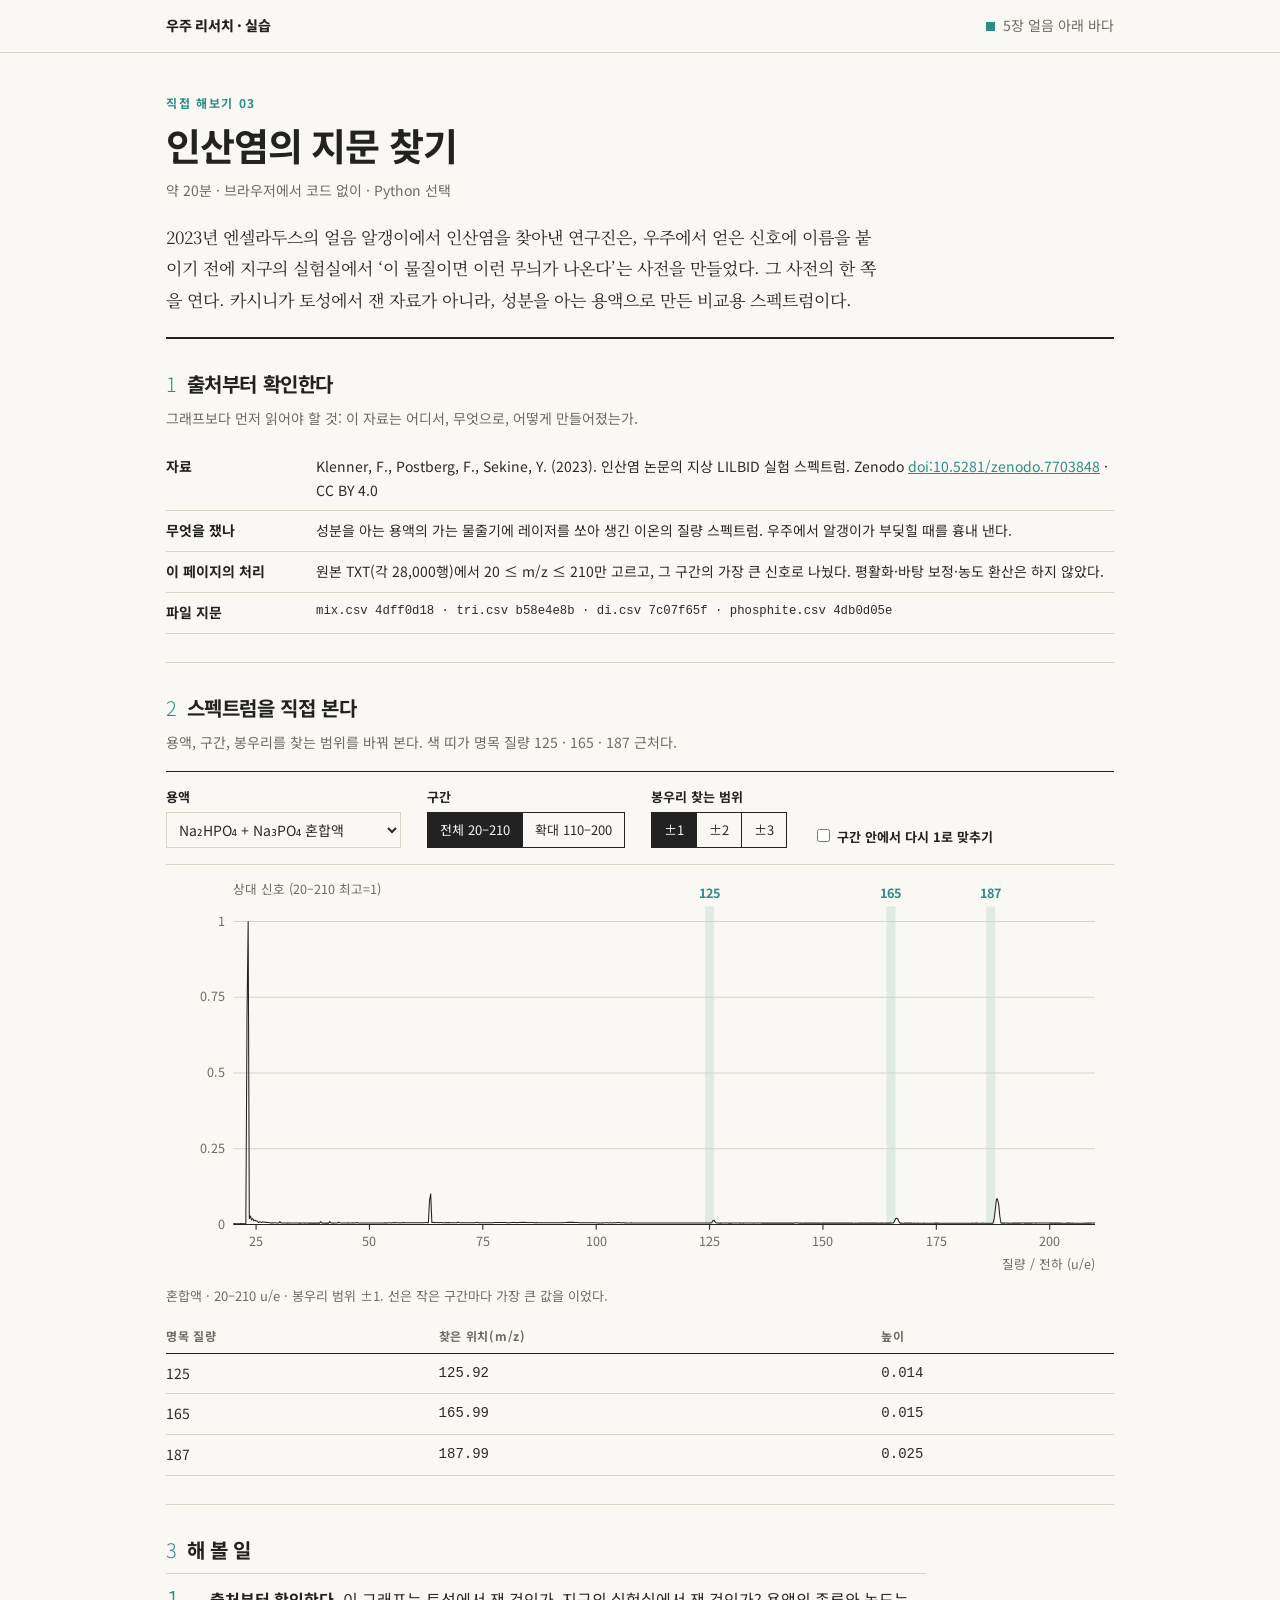
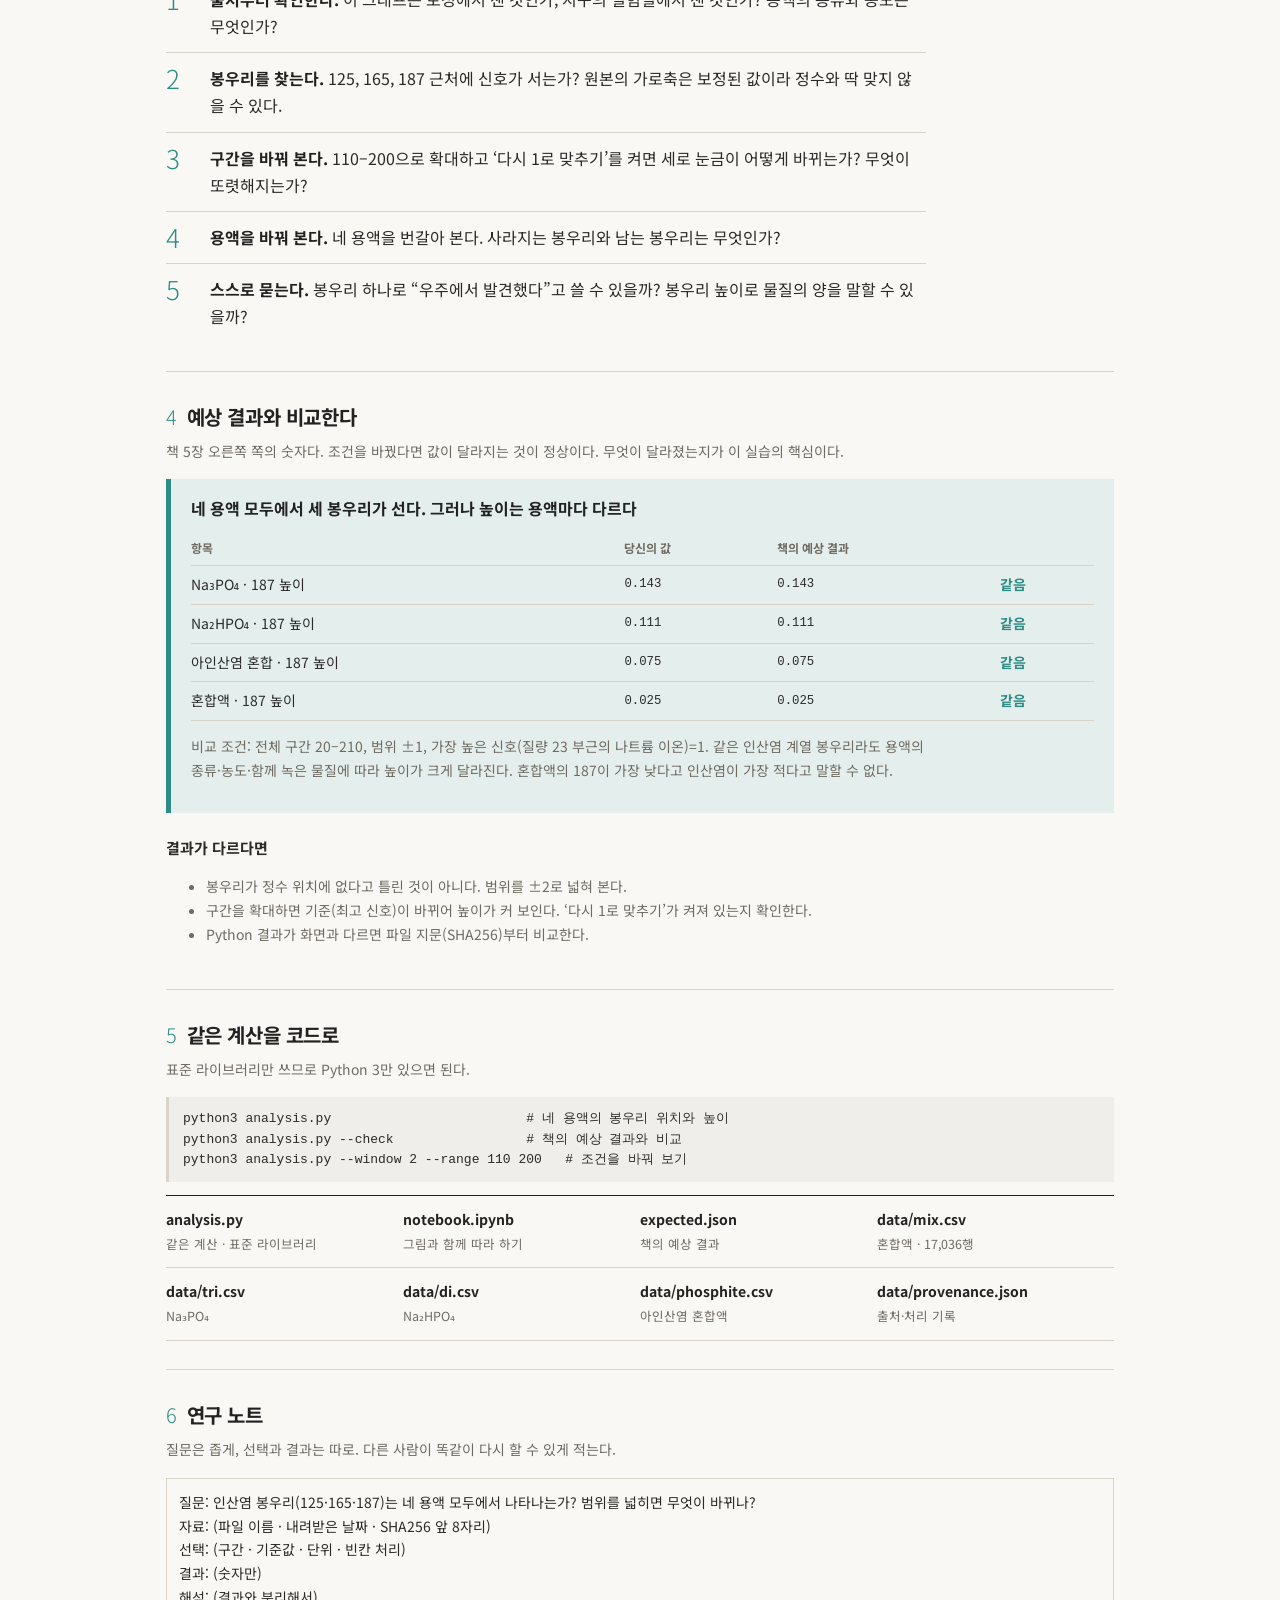
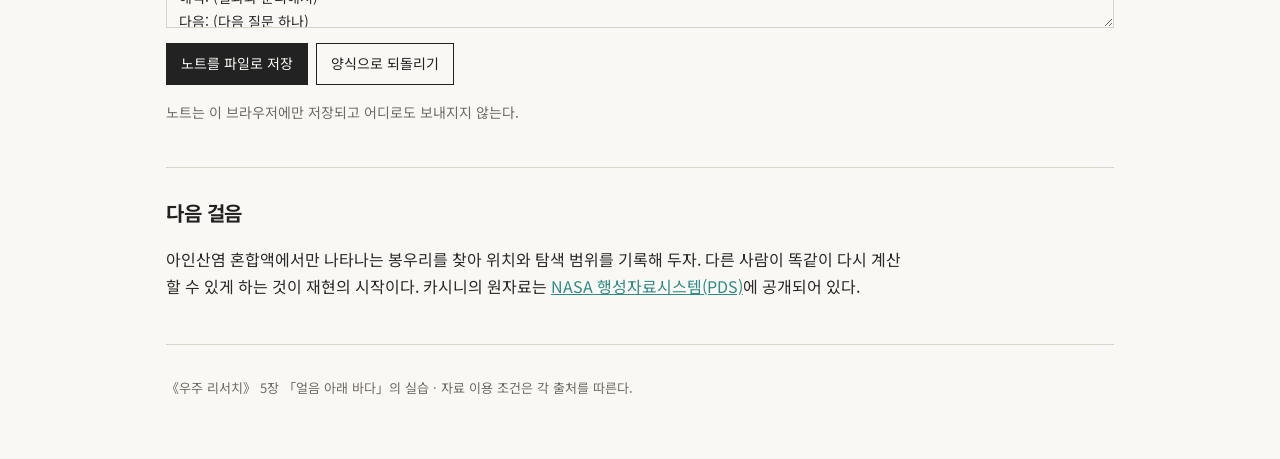
<file: lab05/index.html>
<!doctype html>
<html lang="ko">
<head>
<meta charset="utf-8">
<meta name="viewport" content="width=device-width, initial-scale=1">
<title>인산염의 지문 찾기 · 우주 리서치 실습 05</title>
<link rel="stylesheet" href="https://fonts.googleapis.com/css2?family=Noto+Sans+KR:wght@300;400;500;700;800&family=Noto+Serif+KR:wght@400;600&display=swap">
<link rel="stylesheet" href="../assets/site.css">
<style>:root{--ch:#2E8C86;--ch-tint:#E4EFED}</style>
</head>
<body>
<header class="top"><div class="wrap"><a class="home" href="../index.html">우주 리서치 · 실습</a><span class="chap">5장 얼음 아래 바다</span></div></header>
<main class="wrap">

<div class="hero">
 <div class="kick">직접 해보기 03</div>
 <h1>인산염의 지문 찾기</h1>
 <div class="meta">약 20분 · 브라우저에서 코드 없이 · Python 선택</div>
 <p class="lede">2023년 엔셀라두스의 얼음 알갱이에서 인산염을 찾아낸 연구진은, 우주에서 얻은 신호에 이름을 붙이기 전에 지구의 실험실에서 ‘이 물질이면 이런 무늬가 나온다’는 사전을 만들었다. 그 사전의 한 쪽을 연다. 카시니가 토성에서 잰 자료가 아니라, 성분을 아는 용액으로 만든 비교용 스펙트럼이다.</p>
</div>

<section>
 <h2><span class="n">1</span>출처부터 확인한다</h2>
 <p class="sub">그래프보다 먼저 읽어야 할 것: 이 자료는 어디서, 무엇으로, 어떻게 만들어졌는가.</p>
 <table class="prov">
  <tr><td>자료</td><td>Klenner, F., Postberg, F., Sekine, Y. (2023). 인산염 논문의 지상 LILBID 실험 스펙트럼. Zenodo <a href="https://doi.org/10.5281/zenodo.7703848">doi:10.5281/zenodo.7703848</a> · CC BY 4.0</td></tr>
  <tr><td>무엇을 쟀나</td><td>성분을 아는 용액의 가는 물줄기에 레이저를 쏘아 생긴 이온의 질량 스펙트럼. 우주에서 알갱이가 부딪힐 때를 흉내 낸다.</td></tr>
  <tr><td>이 페이지의 처리</td><td>원본 TXT(각 28,000행)에서 20 ≤ m/z ≤ 210만 고르고, 그 구간의 가장 큰 신호로 나눴다. 평활화·바탕 보정·농도 환산은 하지 않았다.</td></tr>
  <tr><td>파일 지문</td><td class="mono" id="hashes">—</td></tr>
 </table>
</section>

<section>
 <h2><span class="n">2</span>스펙트럼을 직접 본다</h2>
 <p class="sub">용액, 구간, 봉우리를 찾는 범위를 바꿔 본다. 색 띠가 명목 질량 125 · 165 · 187 근처다.</p>
 <div class="controls">
  <div class="ctl"><label for="sol">용액</label>
   <select id="sol">
    <option value="mix">Na₂HPO₄ + Na₃PO₄ 혼합액</option>
    <option value="tri">Na₃PO₄ 0.1M (인산나트륨)</option>
    <option value="di">Na₂HPO₄ 0.1M (인산수소나트륨)</option>
    <option value="phosphite">인산염 + 아인산염 혼합액</option>
   </select></div>
  <div class="ctl"><label>구간</label><div class="seg" id="range"><button data-r="20,210" class="on">전체 20–210</button><button data-r="110,200">확대 110–200</button></div></div>
  <div class="ctl"><label>봉우리 찾는 범위</label><div class="seg" id="win"><button data-w="1" class="on">±1</button><button data-w="2">±2</button><button data-w="3">±3</button></div></div>
  <div class="ctl"><label><input type="checkbox" id="norm"> 구간 안에서 다시 1로 맞추기</label></div>
 </div>
 <div class="plot" id="plot"></div>
 <p class="caption" id="cap"></p>
 <table class="res" id="peaks"></table>
</section>

<section>
 <h2><span class="n">3</span>해 볼 일</h2>
 <ol class="steps">
  <li><span><b>출처부터 확인한다.</b> 이 그래프는 토성에서 잰 것인가, 지구의 실험실에서 잰 것인가? 용액의 종류와 농도는 무엇인가?</span></li>
  <li><span><b>봉우리를 찾는다.</b> 125, 165, 187 근처에 신호가 서는가? 원본의 가로축은 보정된 값이라 정수와 딱 맞지 않을 수 있다.</span></li>
  <li><span><b>구간을 바꿔 본다.</b> 110–200으로 확대하고 ‘다시 1로 맞추기’를 켜면 세로 눈금이 어떻게 바뀌는가? 무엇이 또렷해지는가?</span></li>
  <li><span><b>용액을 바꿔 본다.</b> 네 용액을 번갈아 본다. 사라지는 봉우리와 남는 봉우리는 무엇인가?</span></li>
  <li><span><b>스스로 묻는다.</b> 봉우리 하나로 “우주에서 발견했다”고 쓸 수 있을까? 봉우리 높이로 물질의 양을 말할 수 있을까?</span></li>
 </ol>
</section>

<section>
 <h2><span class="n">4</span>예상 결과와 비교한다</h2>
 <p class="sub">책 5장 오른쪽 쪽의 숫자다. 조건을 바꿨다면 값이 달라지는 것이 정상이다. 무엇이 달라졌는지가 이 실습의 핵심이다.</p>
 <div class="expect">
  <h3>네 용액 모두에서 세 봉우리가 선다. 그러나 높이는 용액마다 다르다</h3>
  <div id="cmp"></div>
  <p class="note">비교 조건: 전체 구간 20–210, 범위 ±1, 가장 높은 신호(질량 23 부근의 나트륨 이온)=1. 같은 인산염 계열 봉우리라도 용액의 종류·농도·함께 녹은 물질에 따라 높이가 크게 달라진다. 혼합액의 187이 가장 낮다고 인산염이 가장 적다고 말할 수 없다.</p>
 </div>
 <h3 style="margin-top:22px;font-size:15px">결과가 다르다면</h3>
 <ul class="note">
  <li>봉우리가 정수 위치에 없다고 틀린 것이 아니다. 범위를 ±2로 넓혀 본다.</li>
  <li>구간을 확대하면 기준(최고 신호)이 바뀌어 높이가 커 보인다. ‘다시 1로 맞추기’가 켜져 있는지 확인한다.</li>
  <li>Python 결과가 화면과 다르면 파일 지문(SHA256)부터 비교한다.</li>
 </ul>
</section>

<section>
 <h2><span class="n">5</span>같은 계산을 코드로</h2>
 <p class="sub">표준 라이브러리만 쓰므로 Python 3만 있으면 된다.</p>
<pre>python3 analysis.py                         # 네 용액의 봉우리 위치와 높이
python3 analysis.py --check                 # 책의 예상 결과와 비교
python3 analysis.py --window 2 --range 110 200   # 조건을 바꿔 보기</pre>
 <div class="files">
  <a href="analysis.py" download><b>analysis.py</b><span>같은 계산 · 표준 라이브러리</span></a>
  <a href="notebook.ipynb" download><b>notebook.ipynb</b><span>그림과 함께 따라 하기</span></a>
  <a href="expected.json" download><b>expected.json</b><span>책의 예상 결과</span></a>
  <a href="data/mix.csv" download><b>data/mix.csv</b><span>혼합액 · 17,036행</span></a>
  <a href="data/tri.csv" download><b>data/tri.csv</b><span>Na₃PO₄</span></a>
  <a href="data/di.csv" download><b>data/di.csv</b><span>Na₂HPO₄</span></a>
  <a href="data/phosphite.csv" download><b>data/phosphite.csv</b><span>아인산염 혼합액</span></a>
  <a href="data/provenance.json" download><b>data/provenance.json</b><span>출처·처리 기록</span></a>
 </div>
</section>

<section>
 <h2><span class="n">6</span>연구 노트</h2>
 <p class="sub">질문은 좁게, 선택과 결과는 따로. 다른 사람이 똑같이 다시 할 수 있게 적는다.</p>
 <div id="note"></div>
</section>

<section>
 <h2>다음 걸음</h2>
 <p>아인산염 혼합액에서만 나타나는 봉우리를 찾아 위치와 탐색 범위를 기록해 두자. 다른 사람이 똑같이 다시 계산할 수 있게 하는 것이 재현의 시작이다. 카시니의 원자료는 <a href="https://pds.nasa.gov">NASA 행성자료시스템(PDS)</a>에 공개되어 있다.</p>
</section>
</main>
<footer><div class="wrap">《우주 리서치》 5장 「얼음 아래 바다」의 실습 · 자료 이용 조건은 각 출처를 따른다.</div></footer>

<script src="../assets/lab.js"></script>
<script>
const NAMES = {mix:"혼합액", tri:"Na₃PO₄", di:"Na₂HPO₄", phosphite:"아인산염 혼합"};
const MARKS = [125, 165, 187];
const EXPECTED = {tri:0.143, di:0.111, phosphite:0.075, mix:0.025};
const state = {sol:"mix", lo:20, hi:210, w:1, renorm:false};
const data = {};

async function sha8(url){
  const buf = await (await fetch(url)).arrayBuffer();
  if (!crypto.subtle) return "—";
  const h = await crypto.subtle.digest("SHA-256", buf);
  return [...new Uint8Array(h)].slice(0,4).map(b=>b.toString(16).padStart(2,"0")).join("");
}
function analyse(rows, w, lo, hi, renorm){
  const sel = rows.filter(r=>r.m>=lo && r.m<=hi);
  const top = renorm ? Math.max(...sel.map(r=>r.v)) : 1;
  const peaks = {};
  for (const c of MARKS){
    let best=null;
    for (const r of sel) if (Math.abs(r.m-c)<=w && (!best || r.v>best.v)) best=r;
    if (best) peaks[c] = {mz:best.m, h:best.v/top};
  }
  return {sel, top, peaks};
}
function binned(sel, top, step){
  const b = new Map();
  for (const r of sel){ const k=Math.round(r.m/step)*step; b.set(k, Math.max(b.get(k)||0, r.v/top)); }
  return [...b.entries()].sort((a,c)=>a[0]-c[0]);
}
function draw(){
  const rows = data[state.sol];
  const a = analyse(rows, state.w, state.lo, state.hi, state.renorm);
  const pts = binned(a.sel, a.top, state.hi-state.lo>120 ? .25 : .1);
  Lab.plot("#plot", {
    series:[{x:pts.map(p=>p[0]), y:pts.map(p=>p[1]), width:1}],
    xmin:state.lo, xmax:state.hi, ymin:0,
    ymax: state.renorm ? 1.05 : (state.lo<30 ? 1.05 : Math.max(...pts.map(p=>p[1]))*1.15),
    bands: MARKS.filter(c=>c>=state.lo&&c<=state.hi).map(c=>({x0:c-state.w, x1:c+state.w, label:String(c)})),
    xlabel:"질량 / 전하 (u/e)", ylabel: state.renorm ? "상대 신호 (이 구간 최고=1)" : "상대 신호 (20–210 최고=1)"
  });
  document.querySelector("#cap").textContent =
    `${NAMES[state.sol]} · ${state.lo}–${state.hi} u/e · 봉우리 범위 ±${state.w}. 선은 작은 구간마다 가장 큰 값을 이었다.`;
  let h = "<tr><th>명목 질량</th><th>찾은 위치(m/z)</th><th>높이</th></tr>";
  for (const c of MARKS){ const p=a.peaks[c]; h += `<tr><td>${c}</td><td class="num">${p?Lab.fmt(p.mz,2):"구간 밖"}</td><td class="num">${p?Lab.fmt(p.h,3):"—"}</td></tr>`; }
  document.querySelector("#peaks").innerHTML = h;
  Lab.compare("#cmp", Object.keys(EXPECTED).map(k=>{
    const r = analyse(data[k], state.w, state.lo, state.hi, state.renorm);
    return {label:`${NAMES[k]} · 187 높이`, mine:r.peaks[187]?.h, expected:EXPECTED[k], tol:.002, digits:3};
  }));
}
function seg(id, fn){
  document.querySelectorAll(`#${id} button`).forEach(b=>b.onclick=()=>{
    document.querySelectorAll(`#${id} button`).forEach(x=>x.classList.remove("on")); b.classList.add("on"); fn(b); draw();
  });
}
(async()=>{
  const names = Object.keys(NAMES);
  const loaded = await Promise.all(names.map(k=>Lab.csv(`data/${k}.csv`)));
  names.forEach((k,i)=>data[k]=loaded[i].map(r=>({m:r.mass_to_charge_u_per_e, v:r.relative_signal})));
  document.querySelector("#sol").onchange = e=>{state.sol=e.target.value; draw();};
  document.querySelector("#norm").onchange = e=>{state.renorm=e.target.checked; draw();};
  seg("range", b=>{[state.lo,state.hi]=b.dataset.r.split(",").map(Number);});
  seg("win", b=>{state.w=+b.dataset.w;});
  draw();
  const hs = await Promise.all(names.map(k=>sha8(`data/${k}.csv`)));
  document.querySelector("#hashes").textContent = names.map((k,i)=>`${k}.csv ${hs[i]}`).join(" · ");
  Lab.notebook("#note", "lab05", Lab.NOTE("인산염 봉우리(125·165·187)는 네 용액 모두에서 나타나는가? 범위를 넓히면 무엇이 바뀌나?"));
})();
</script>
</body>
</html>
</file>
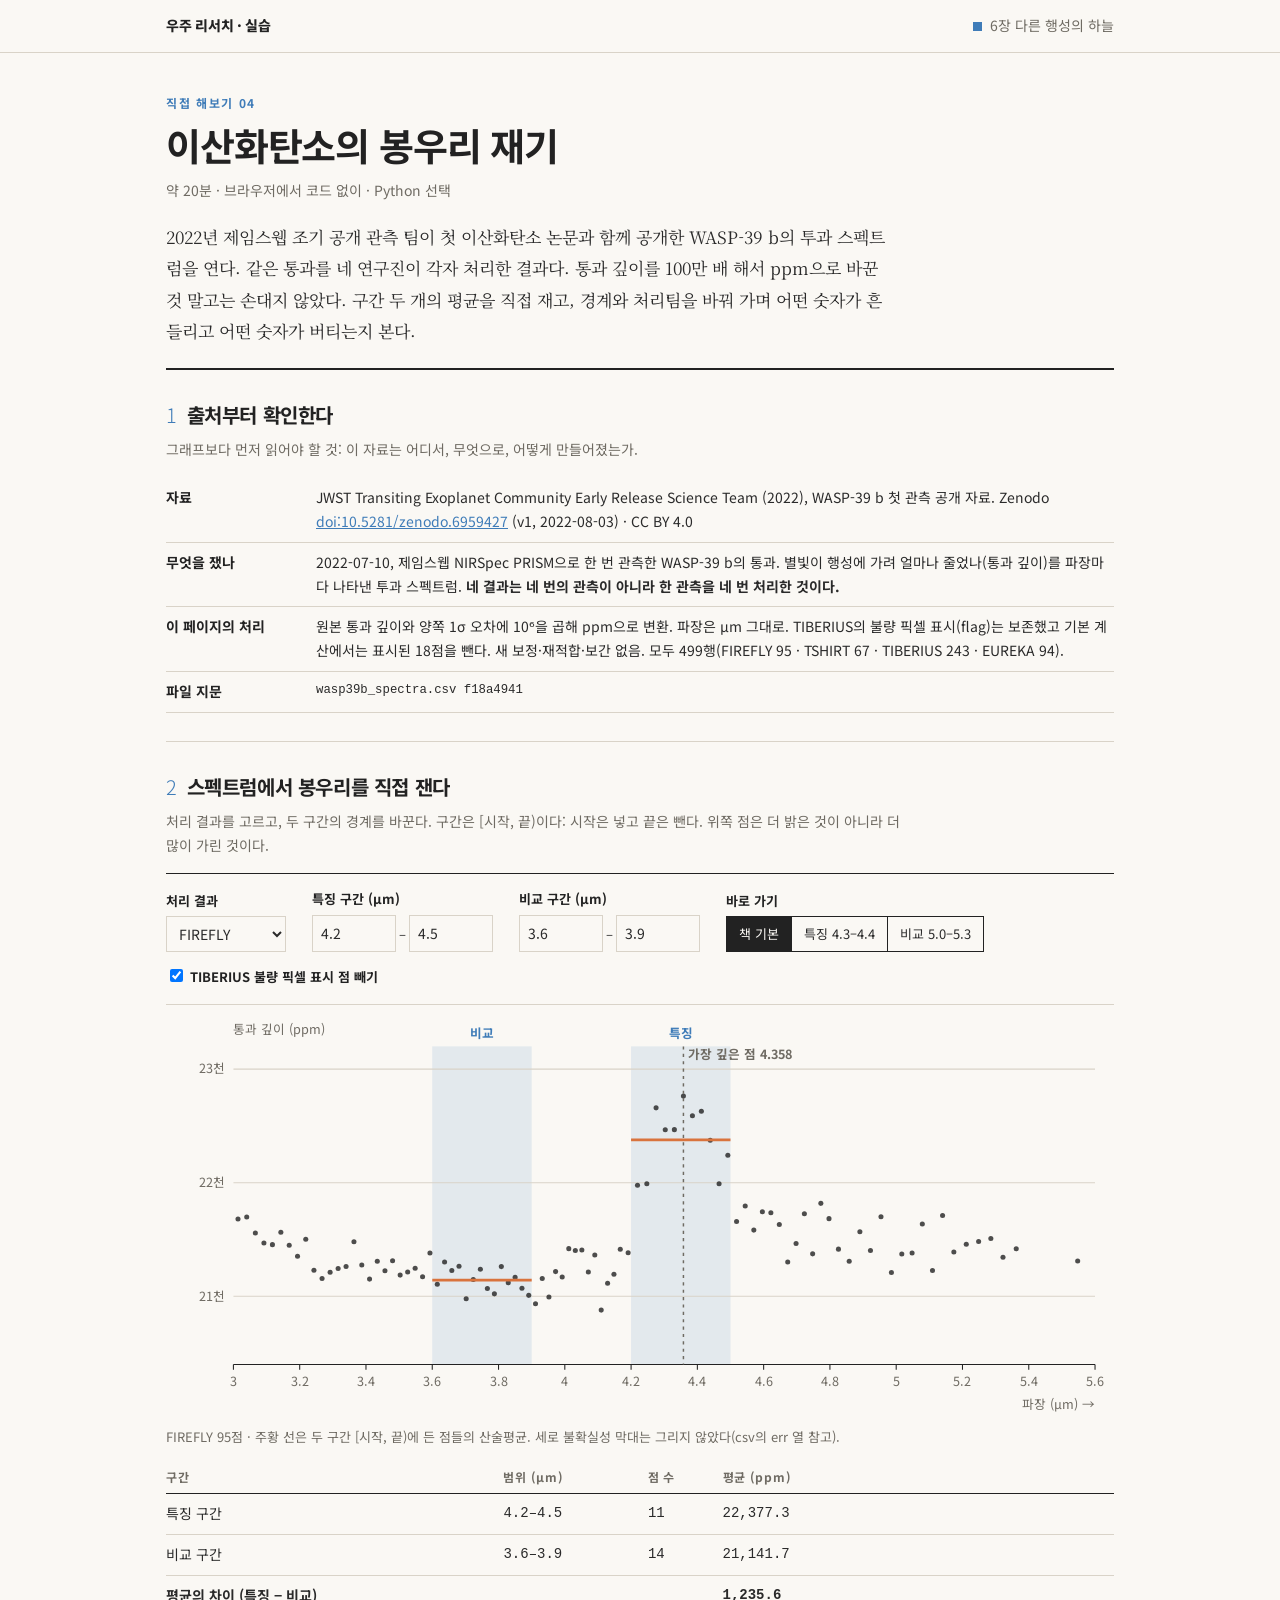
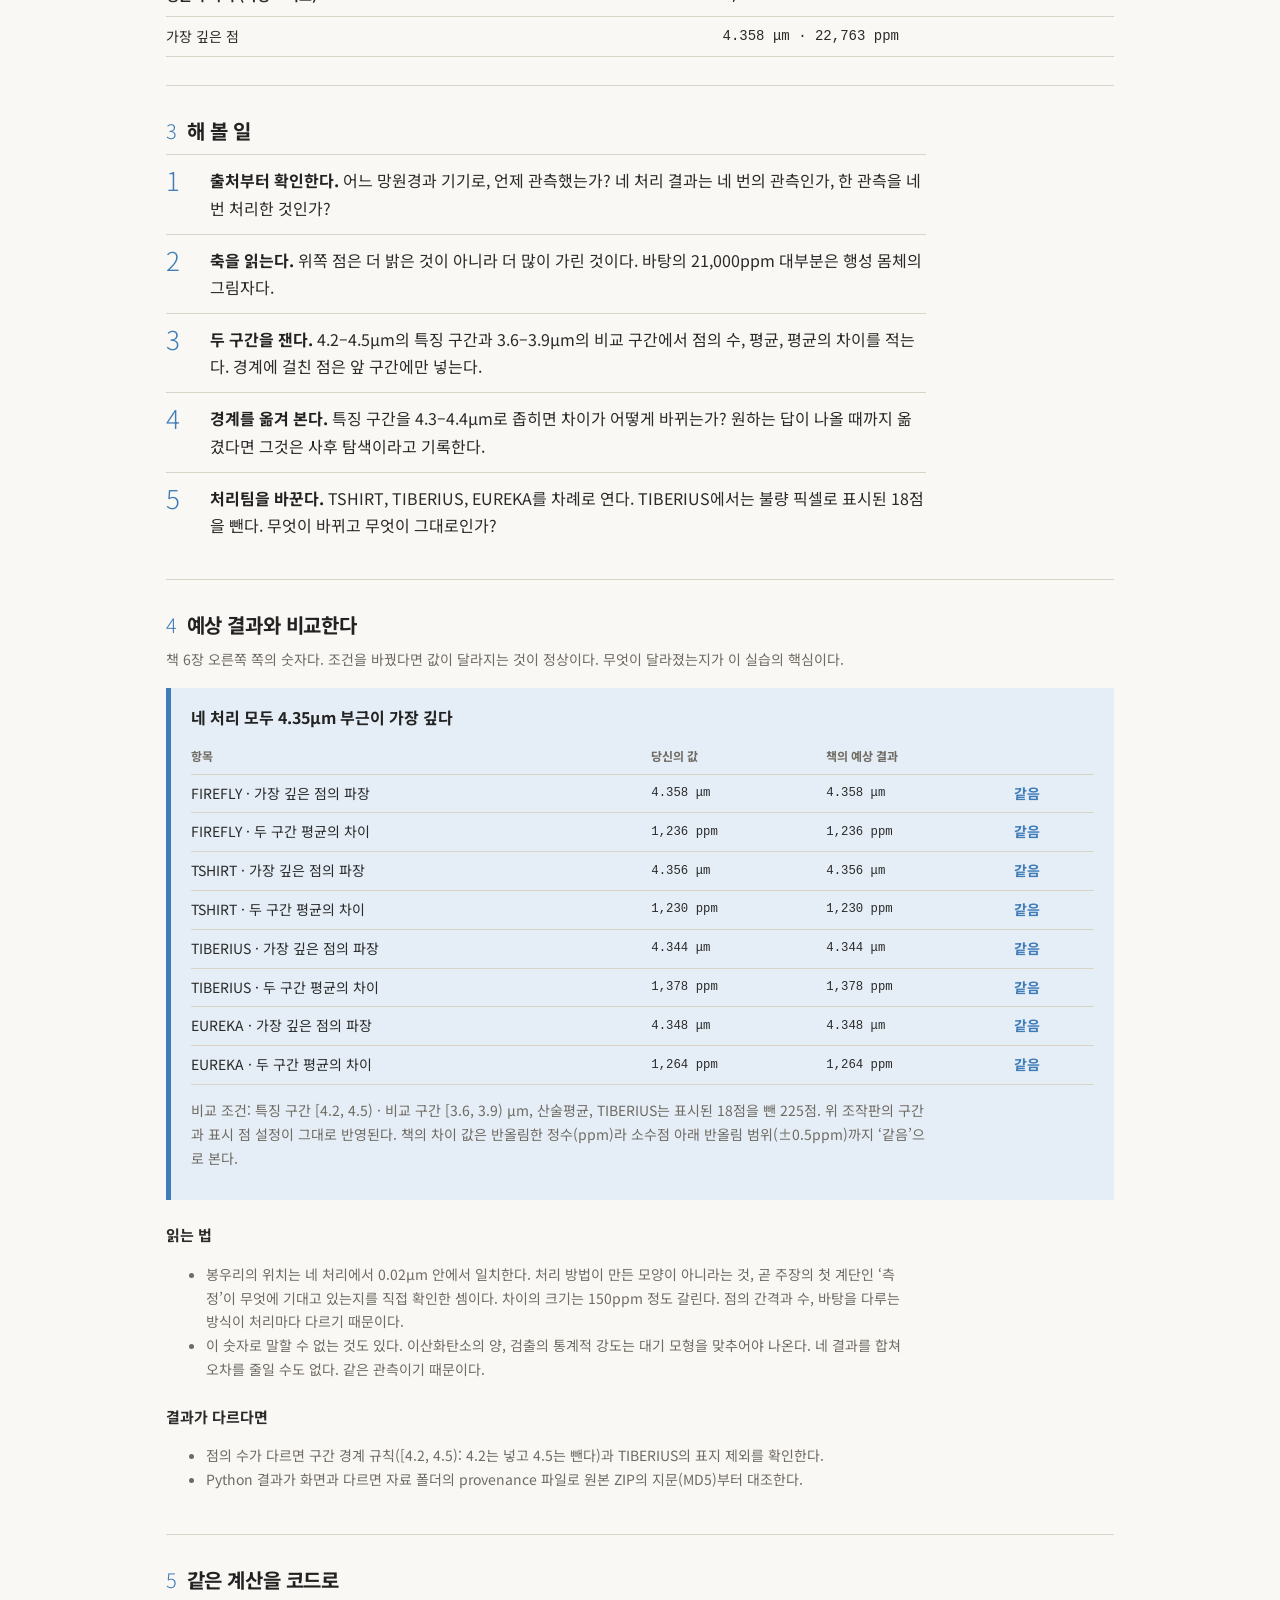
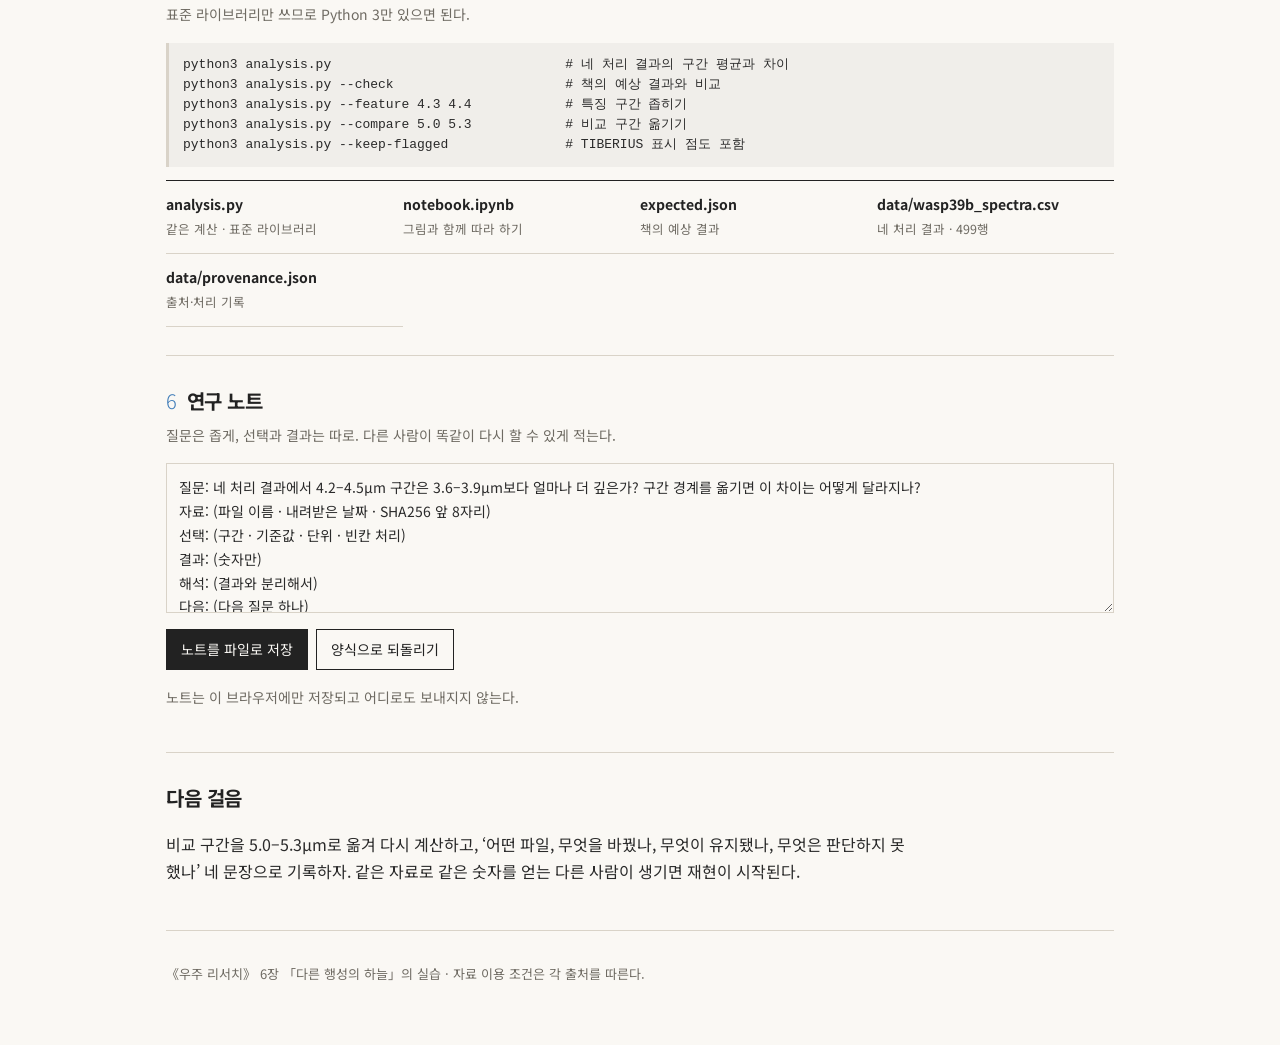
<file: lab06/index.html>
<!doctype html>
<html lang="ko">
<head>
<meta charset="utf-8">
<meta name="viewport" content="width=device-width, initial-scale=1">
<title>이산화탄소의 봉우리 재기 · 우주 리서치 실습 06</title>
<link rel="stylesheet" href="https://fonts.googleapis.com/css2?family=Noto+Sans+KR:wght@300;400;500;700;800&family=Noto+Serif+KR:wght@400;600&display=swap">
<link rel="stylesheet" href="../assets/site.css">
<style>:root{--ch:#3F7CB8;--ch-tint:#E5EEF6}</style>
</head>
<body>
<header class="top"><div class="wrap"><a class="home" href="../index.html">우주 리서치 · 실습</a><span class="chap">6장 다른 행성의 하늘</span></div></header>
<main class="wrap">

<div class="hero">
 <div class="kick">직접 해보기 04</div>
 <h1>이산화탄소의 봉우리 재기</h1>
 <div class="meta">약 20분 · 브라우저에서 코드 없이 · Python 선택</div>
 <p class="lede">2022년 제임스웹 조기 공개 관측 팀이 첫 이산화탄소 논문과 함께 공개한 WASP-39 b의 투과 스펙트럼을 연다. 같은 통과를 네 연구진이 각자 처리한 결과다. 통과 깊이를 100만 배 해서 ppm으로 바꾼 것 말고는 손대지 않았다. 구간 두 개의 평균을 직접 재고, 경계와 처리팀을 바꿔 가며 어떤 숫자가 흔들리고 어떤 숫자가 버티는지 본다.</p>
</div>

<section>
 <h2><span class="n">1</span>출처부터 확인한다</h2>
 <p class="sub">그래프보다 먼저 읽어야 할 것: 이 자료는 어디서, 무엇으로, 어떻게 만들어졌는가.</p>
 <table class="prov">
  <tr><td>자료</td><td>JWST Transiting Exoplanet Community Early Release Science Team (2022), WASP-39 b 첫 관측 공개 자료. Zenodo <a href="https://doi.org/10.5281/zenodo.6959427">doi:10.5281/zenodo.6959427</a> (v1, 2022-08-03) · CC BY 4.0</td></tr>
  <tr><td>무엇을 쟀나</td><td>2022-07-10, 제임스웹 NIRSpec PRISM으로 한 번 관측한 WASP-39 b의 통과. 별빛이 행성에 가려 얼마나 줄었나(통과 깊이)를 파장마다 나타낸 투과 스펙트럼. <b>네 결과는 네 번의 관측이 아니라 한 관측을 네 번 처리한 것이다.</b></td></tr>
  <tr><td>이 페이지의 처리</td><td>원본 통과 깊이와 양쪽 1σ 오차에 10⁶을 곱해 ppm으로 변환. 파장은 μm 그대로. TIBERIUS의 불량 픽셀 표시(flag)는 보존했고 기본 계산에서는 표시된 18점을 뺀다. 새 보정·재적합·보간 없음. 모두 499행(FIREFLY 95 · TSHIRT 67 · TIBERIUS 243 · EUREKA 94).</td></tr>
  <tr><td>파일 지문</td><td class="mono" id="hashes">—</td></tr>
 </table>
</section>

<section>
 <h2><span class="n">2</span>스펙트럼에서 봉우리를 직접 잰다</h2>
 <p class="sub">처리 결과를 고르고, 두 구간의 경계를 바꾼다. 구간은 [시작, 끝)이다: 시작은 넣고 끝은 뺀다. 위쪽 점은 더 밝은 것이 아니라 더 많이 가린 것이다.</p>
 <div class="controls">
  <div class="ctl"><label for="pipe">처리 결과</label>
   <select id="pipe">
    <option value="FIREFLY">FIREFLY</option>
    <option value="TSHIRT">TSHIRT</option>
    <option value="TIBERIUS">TIBERIUS</option>
    <option value="EUREKA">EUREKA</option>
   </select></div>
  <div class="ctl"><label for="fa">특징 구간 (μm)</label>
   <span><input type="number" id="fa" step="0.05" value="4.2" style="min-width:80px;width:84px"> – <input type="number" id="fb" step="0.05" value="4.5" style="min-width:80px;width:84px"></span></div>
  <div class="ctl"><label for="ca">비교 구간 (μm)</label>
   <span><input type="number" id="ca" step="0.05" value="3.6" style="min-width:80px;width:84px"> – <input type="number" id="cb" step="0.05" value="3.9" style="min-width:80px;width:84px"></span></div>
  <div class="ctl"><label>바로 가기</label><div class="seg" id="pre"><button data-p="4.2,4.5,3.6,3.9" class="on">책 기본</button><button data-p="4.3,4.4,3.6,3.9">특징 4.3–4.4</button><button data-p="4.2,4.5,5.0,5.3">비교 5.0–5.3</button></div></div>
  <div class="ctl"><label><input type="checkbox" id="flag" checked> TIBERIUS 불량 픽셀 표시 점 빼기</label></div>
 </div>
 <p class="note" id="warn" style="color:var(--orange);margin:0 0 8px"></p>
 <div class="plot" id="plot"></div>
 <p class="caption" id="cap"></p>
 <table class="res" id="tab"></table>
</section>

<section>
 <h2><span class="n">3</span>해 볼 일</h2>
 <ol class="steps">
  <li><span><b>출처부터 확인한다.</b> 어느 망원경과 기기로, 언제 관측했는가? 네 처리 결과는 네 번의 관측인가, 한 관측을 네 번 처리한 것인가?</span></li>
  <li><span><b>축을 읽는다.</b> 위쪽 점은 더 밝은 것이 아니라 더 많이 가린 것이다. 바탕의 21,000ppm 대부분은 행성 몸체의 그림자다.</span></li>
  <li><span><b>두 구간을 잰다.</b> 4.2–4.5μm의 특징 구간과 3.6–3.9μm의 비교 구간에서 점의 수, 평균, 평균의 차이를 적는다. 경계에 걸친 점은 앞 구간에만 넣는다.</span></li>
  <li><span><b>경계를 옮겨 본다.</b> 특징 구간을 4.3–4.4μm로 좁히면 차이가 어떻게 바뀌는가? 원하는 답이 나올 때까지 옮겼다면 그것은 사후 탐색이라고 기록한다.</span></li>
  <li><span><b>처리팀을 바꾼다.</b> TSHIRT, TIBERIUS, EUREKA를 차례로 연다. TIBERIUS에서는 불량 픽셀로 표시된 18점을 뺀다. 무엇이 바뀌고 무엇이 그대로인가?</span></li>
 </ol>
</section>

<section>
 <h2><span class="n">4</span>예상 결과와 비교한다</h2>
 <p class="sub">책 6장 오른쪽 쪽의 숫자다. 조건을 바꿨다면 값이 달라지는 것이 정상이다. 무엇이 달라졌는지가 이 실습의 핵심이다.</p>
 <div class="expect">
  <h3>네 처리 모두 4.35μm 부근이 가장 깊다</h3>
  <div id="cmp"></div>
  <p class="note">비교 조건: 특징 구간 [4.2, 4.5) · 비교 구간 [3.6, 3.9) μm, 산술평균, TIBERIUS는 표시된 18점을 뺀 225점. 위 조작판의 구간과 표시 점 설정이 그대로 반영된다. 책의 차이 값은 반올림한 정수(ppm)라 소수점 아래 반올림 범위(±0.5ppm)까지 ‘같음’으로 본다.</p>
 </div>
 <h3 style="margin-top:22px;font-size:15px">읽는 법</h3>
 <ul class="note">
  <li>봉우리의 위치는 네 처리에서 0.02μm 안에서 일치한다. 처리 방법이 만든 모양이 아니라는 것, 곧 주장의 첫 계단인 ‘측정’이 무엇에 기대고 있는지를 직접 확인한 셈이다. 차이의 크기는 150ppm 정도 갈린다. 점의 간격과 수, 바탕을 다루는 방식이 처리마다 다르기 때문이다.</li>
  <li>이 숫자로 말할 수 없는 것도 있다. 이산화탄소의 양, 검출의 통계적 강도는 대기 모형을 맞추어야 나온다. 네 결과를 합쳐 오차를 줄일 수도 없다. 같은 관측이기 때문이다.</li>
 </ul>
 <h3 style="margin-top:22px;font-size:15px">결과가 다르다면</h3>
 <ul class="note">
  <li>점의 수가 다르면 구간 경계 규칙([4.2, 4.5): 4.2는 넣고 4.5는 뺀다)과 TIBERIUS의 표지 제외를 확인한다.</li>
  <li>Python 결과가 화면과 다르면 자료 폴더의 provenance 파일로 원본 ZIP의 지문(MD5)부터 대조한다.</li>
 </ul>
</section>

<section>
 <h2><span class="n">5</span>같은 계산을 코드로</h2>
 <p class="sub">표준 라이브러리만 쓰므로 Python 3만 있으면 된다.</p>
<pre>python3 analysis.py                              # 네 처리 결과의 구간 평균과 차이
python3 analysis.py --check                      # 책의 예상 결과와 비교
python3 analysis.py --feature 4.3 4.4            # 특징 구간 좁히기
python3 analysis.py --compare 5.0 5.3            # 비교 구간 옮기기
python3 analysis.py --keep-flagged               # TIBERIUS 표시 점도 포함</pre>
 <div class="files">
  <a href="analysis.py" download><b>analysis.py</b><span>같은 계산 · 표준 라이브러리</span></a>
  <a href="notebook.ipynb" download><b>notebook.ipynb</b><span>그림과 함께 따라 하기</span></a>
  <a href="expected.json" download><b>expected.json</b><span>책의 예상 결과</span></a>
  <a href="data/wasp39b_spectra.csv" download><b>data/wasp39b_spectra.csv</b><span>네 처리 결과 · 499행</span></a>
  <a href="data/provenance.json" download><b>data/provenance.json</b><span>출처·처리 기록</span></a>
 </div>
</section>

<section>
 <h2><span class="n">6</span>연구 노트</h2>
 <p class="sub">질문은 좁게, 선택과 결과는 따로. 다른 사람이 똑같이 다시 할 수 있게 적는다.</p>
 <div id="note"></div>
</section>

<section>
 <h2>다음 걸음</h2>
 <p>비교 구간을 5.0–5.3μm로 옮겨 다시 계산하고, ‘어떤 파일, 무엇을 바꿨나, 무엇이 유지됐나, 무엇은 판단하지 못했나’ 네 문장으로 기록하자. 같은 자료로 같은 숫자를 얻는 다른 사람이 생기면 재현이 시작된다.</p>
</section>
</main>
<footer><div class="wrap">《우주 리서치》 6장 「다른 행성의 하늘」의 실습 · 자료 이용 조건은 각 출처를 따른다.</div></footer>

<script src="../assets/lab.js"></script>
<script>
const PIPES = ["FIREFLY","TSHIRT","TIBERIUS","EUREKA"];
const EXPECTED = {
  FIREFLY:{deep:4.358, diff:1236}, TSHIRT:{deep:4.356, diff:1230},
  TIBERIUS:{deep:4.344, diff:1378}, EUREKA:{deep:4.348, diff:1264}
};
const state = {pipe:"FIREFLY", fa:4.2, fb:4.5, ca:3.6, cb:3.9, dropFlag:true};
let rows = [];

async function sha8(url){
  const buf = await (await fetch(url)).arrayBuffer();
  if (!crypto.subtle) return "—";
  const h = await crypto.subtle.digest("SHA-256", buf);
  return [...new Uint8Array(h)].slice(0,4).map(b=>b.toString(16).padStart(2,"0")).join("");
}
function pts(pipe){ return rows.filter(r=>r.pipe===pipe && !(state.dropFlag && r.flag!==0)); }
function band(p, a, b){
  const v = p.filter(r=>r.w>=a && r.w<b).map(r=>r.d);   // 시작 포함, 끝 제외
  return v.length ? {n:v.length, mean:v.reduce((s,x)=>s+x,0)/v.length} : null;
}
function summarize(pipe){
  const p = pts(pipe), f = band(p, state.fa, state.fb), c = band(p, state.ca, state.cb);
  const top = p.reduce((m,r)=>(!m||r.d>m.d)?r:m, null);
  return {p, f, c, top, diff:(f&&c)?f.mean-c.mean:null};
}
function validate(){
  if (![state.fa,state.fb,state.ca,state.cb].every(Number.isFinite)) return "구간 값이 숫자가 아니다.";
  if (state.fa>=state.fb || state.ca>=state.cb) return "각 구간은 시작이 끝보다 작아야 한다.";
  if (Math.max(state.fa,state.ca) < Math.min(state.fb,state.cb)) return "두 구간이 겹친다. 겹치지 않게 정한다.";
  return "";
}
function draw(){
  const warn = validate();
  document.querySelector("#warn").textContent = warn;
  const s = summarize(state.pipe);
  const cs = getComputedStyle(document.documentElement);
  const ink = cs.getPropertyValue("--ink").trim(), grey = cs.getPropertyValue("--grey").trim(), orange = cs.getPropertyValue("--orange").trim();
  const YLO = 20400, YHI = 23200;
  const inY = r=>r.d>=YLO && r.d<=YHI;
  const used = s.p.filter(inY);
  const all = rows.filter(r=>r.pipe===state.pipe && !s.p.includes(r) && inY(r));
  const series = [{type:"dots", x:used.map(r=>r.w), y:used.map(r=>r.d), color:ink, r:2.4}];
  if (all.length) series.push({type:"dots", x:all.map(r=>r.w), y:all.map(r=>r.d), color:grey, r:2.8, opacity:.55, label:"빼 둔 점(불량 픽셀 표시)"});
  if (!warn){
    if (s.c) series.push({x:[state.ca,state.cb], y:[s.c.mean,s.c.mean], color:orange, width:2.6});
    if (s.f) series.push({x:[state.fa,state.fb], y:[s.f.mean,s.f.mean], color:orange, width:2.6});
  }
  Lab.plot("#plot", {
    series, xmin:3.0, xmax:5.6, ymin:YLO, ymax:YHI, xticks:13,
    bands:[{x0:state.ca,x1:state.cb,label:"비교"},{x0:state.fa,x1:state.fb,label:"특징"}].filter(()=>!warn),
    vlines: s.top ? [{x:s.top.w, label:`가장 깊은 점 ${Lab.fmt(s.top.w,3)}`, color:grey, dash:"3 4"}] : [],
    yfmt:v=>(v/1000).toFixed(0)+"천", xlabel:"파장 (μm) →", ylabel:"통과 깊이 (ppm)"
  });
  document.querySelector("#cap").textContent =
    `${state.pipe} ${s.p.length}점` + (state.pipe==="TIBERIUS" ? (state.dropFlag ? " (표시 18점 제외)" : " (표시 점 포함 243점)") : "") +
    ` · 주황 선은 두 구간 [시작, 끝)에 든 점들의 산술평균. 세로 불확실성 막대는 그리지 않았다(csv의 err 열 참고).`;
  const row = (nm, b, a1, a2) => `<tr><td>${nm}</td><td class="num">${a1}–${a2}</td><td class="num">${b?b.n:"—"}</td><td class="num">${b?Lab.fmt(b.mean,1):"—"}</td></tr>`;
  document.querySelector("#tab").innerHTML =
    "<tr><th>구간</th><th>범위 (μm)</th><th>점 수</th><th>평균 (ppm)</th></tr>" +
    row("특징 구간", s.f, state.fa, state.fb) + row("비교 구간", s.c, state.ca, state.cb) +
    `<tr style="font-weight:700"><td>평균의 차이 (특징 − 비교)</td><td></td><td></td><td class="num">${s.diff==null?"—":Lab.fmt(s.diff,1)}</td></tr>` +
    `<tr><td>가장 깊은 점</td><td></td><td></td><td class="num">${s.top?Lab.fmt(s.top.w,3)+" μm · "+Lab.fmt(s.top.d,0)+" ppm":"—"}</td></tr>`;
  const cmp = [];
  for (const p of PIPES){
    const r = summarize(p);
    cmp.push({label:`${p} · 가장 깊은 점의 파장`, mine:r.top?.w, expected:EXPECTED[p].deep, tol:.0006, digits:3, unit:" μm"});
    cmp.push({label:`${p} · 두 구간 평균의 차이`, mine:warn?null:r.diff, expected:EXPECTED[p].diff, tol:.5, digits:0, unit:" ppm"});
  }
  Lab.compare("#cmp", cmp);
}
function setInputs(a,b,c,d){
  state.fa=a; state.fb=b; state.ca=c; state.cb=d;
  document.querySelector("#fa").value=a; document.querySelector("#fb").value=b;
  document.querySelector("#ca").value=c; document.querySelector("#cb").value=d;
}
(async()=>{
  const raw = await Lab.csv("data/wasp39b_spectra.csv");
  rows = raw.map(r=>({pipe:r.pipeline, w:r.wavelength_um, d:r.depth_ppm, flag:+r.flag||0}));
  document.querySelector("#pipe").onchange = e=>{state.pipe=e.target.value; draw();};
  document.querySelector("#flag").onchange = e=>{state.dropFlag=e.target.checked; draw();};
  for (const [id,k] of [["fa","fa"],["fb","fb"],["ca","ca"],["cb","cb"]])
    document.querySelector("#"+id).oninput = e=>{
      state[k] = e.target.value===""?NaN:+e.target.value;
      document.querySelectorAll("#pre button").forEach(x=>x.classList.remove("on")); draw();
    };
  document.querySelectorAll("#pre button").forEach(b=>b.onclick=()=>{
    document.querySelectorAll("#pre button").forEach(x=>x.classList.remove("on")); b.classList.add("on");
    setInputs(...b.dataset.p.split(",").map(Number)); draw();
  });
  draw();
  document.querySelector("#hashes").textContent = "wasp39b_spectra.csv " + await sha8("data/wasp39b_spectra.csv");
  Lab.notebook("#note", "lab06", Lab.NOTE("네 처리 결과에서 4.2–4.5μm 구간은 3.6–3.9μm보다 얼마나 더 깊은가? 구간 경계를 옮기면 이 차이는 어떻게 달라지나?"));
})();
</script>
</body>
</html>
</file>
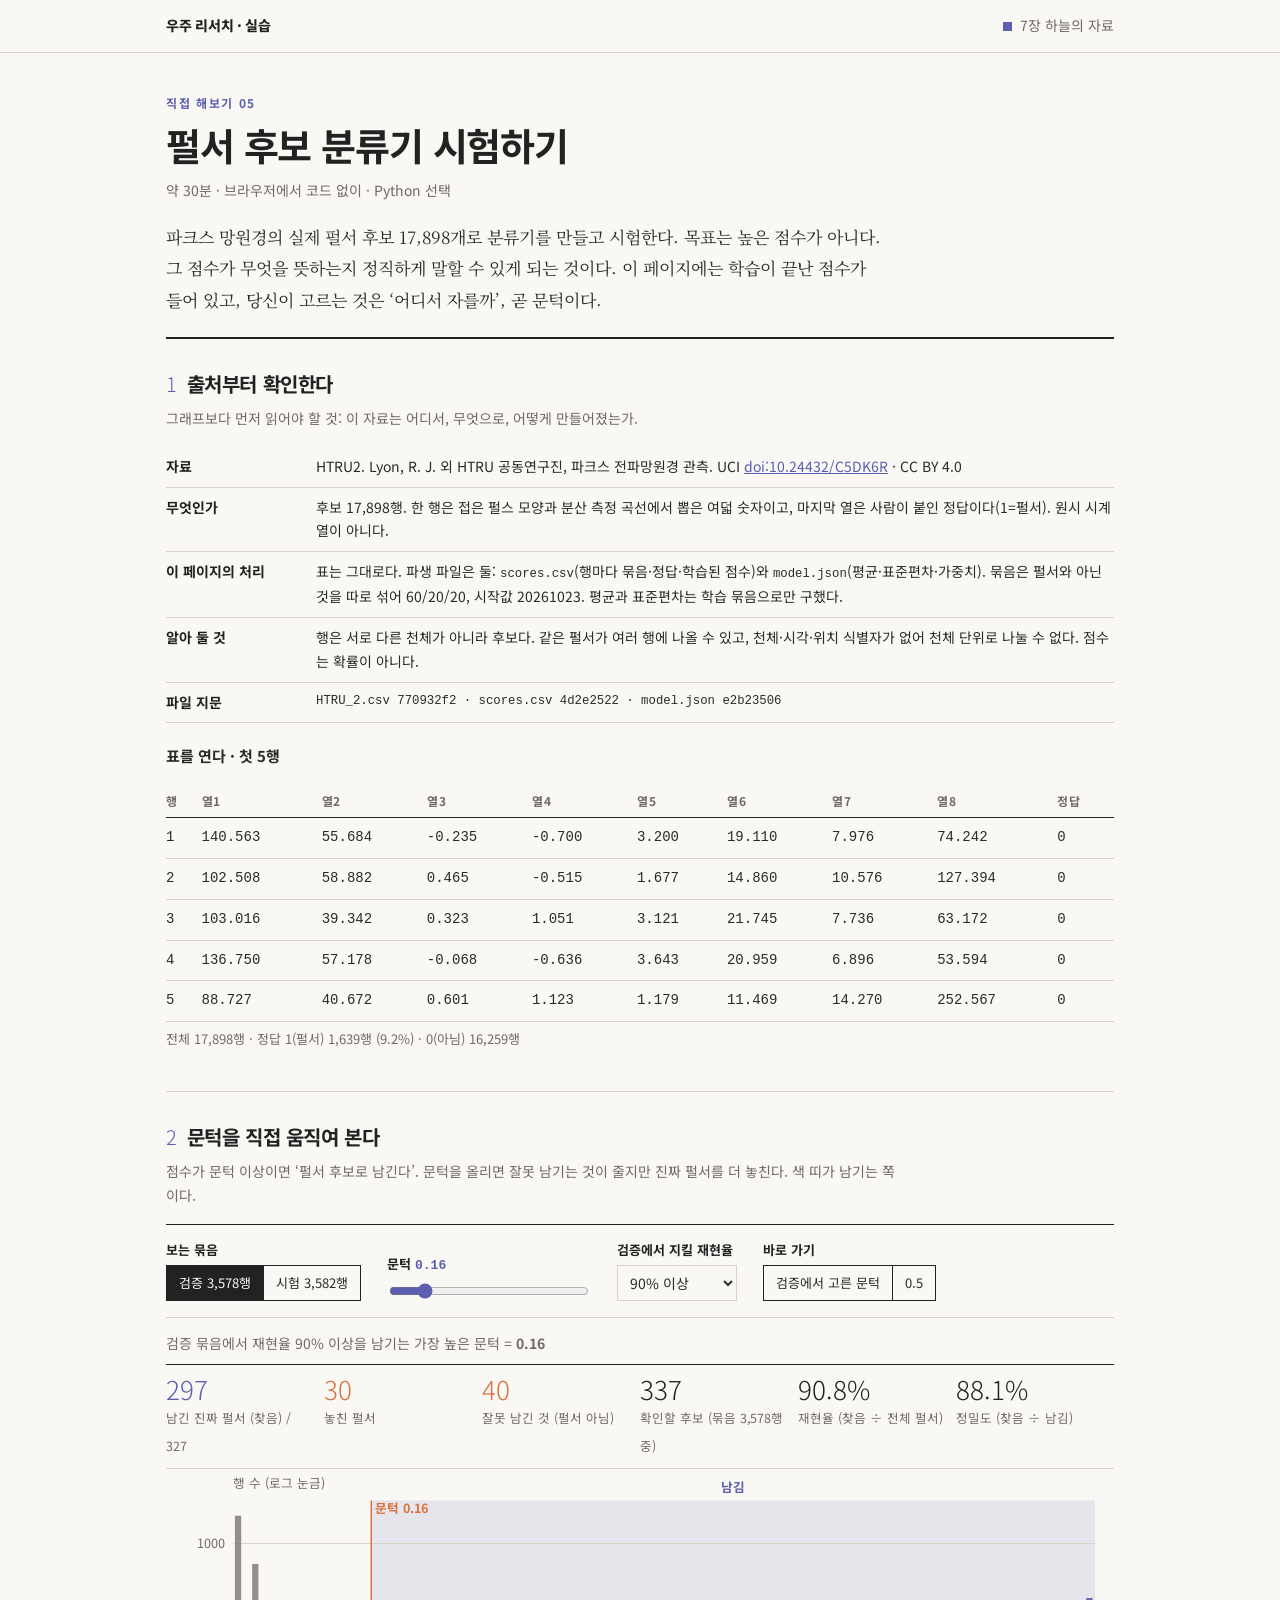
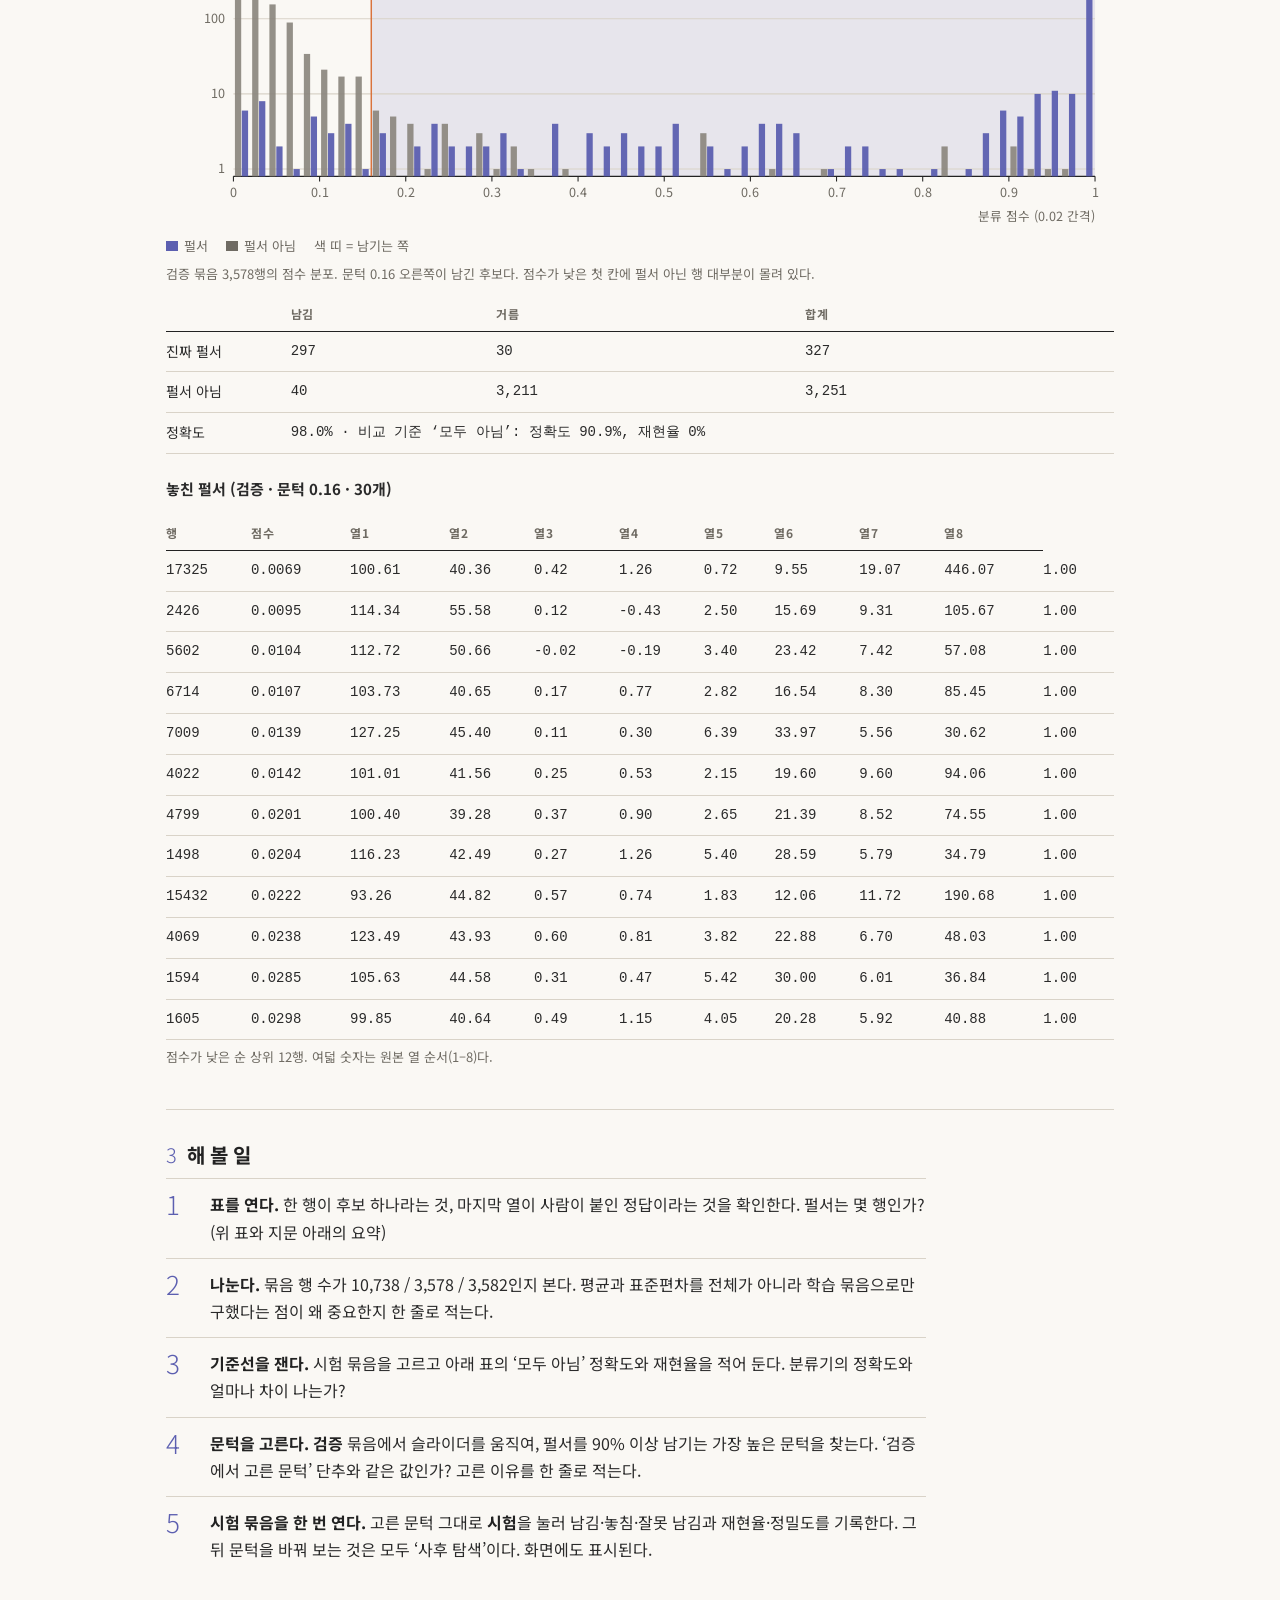
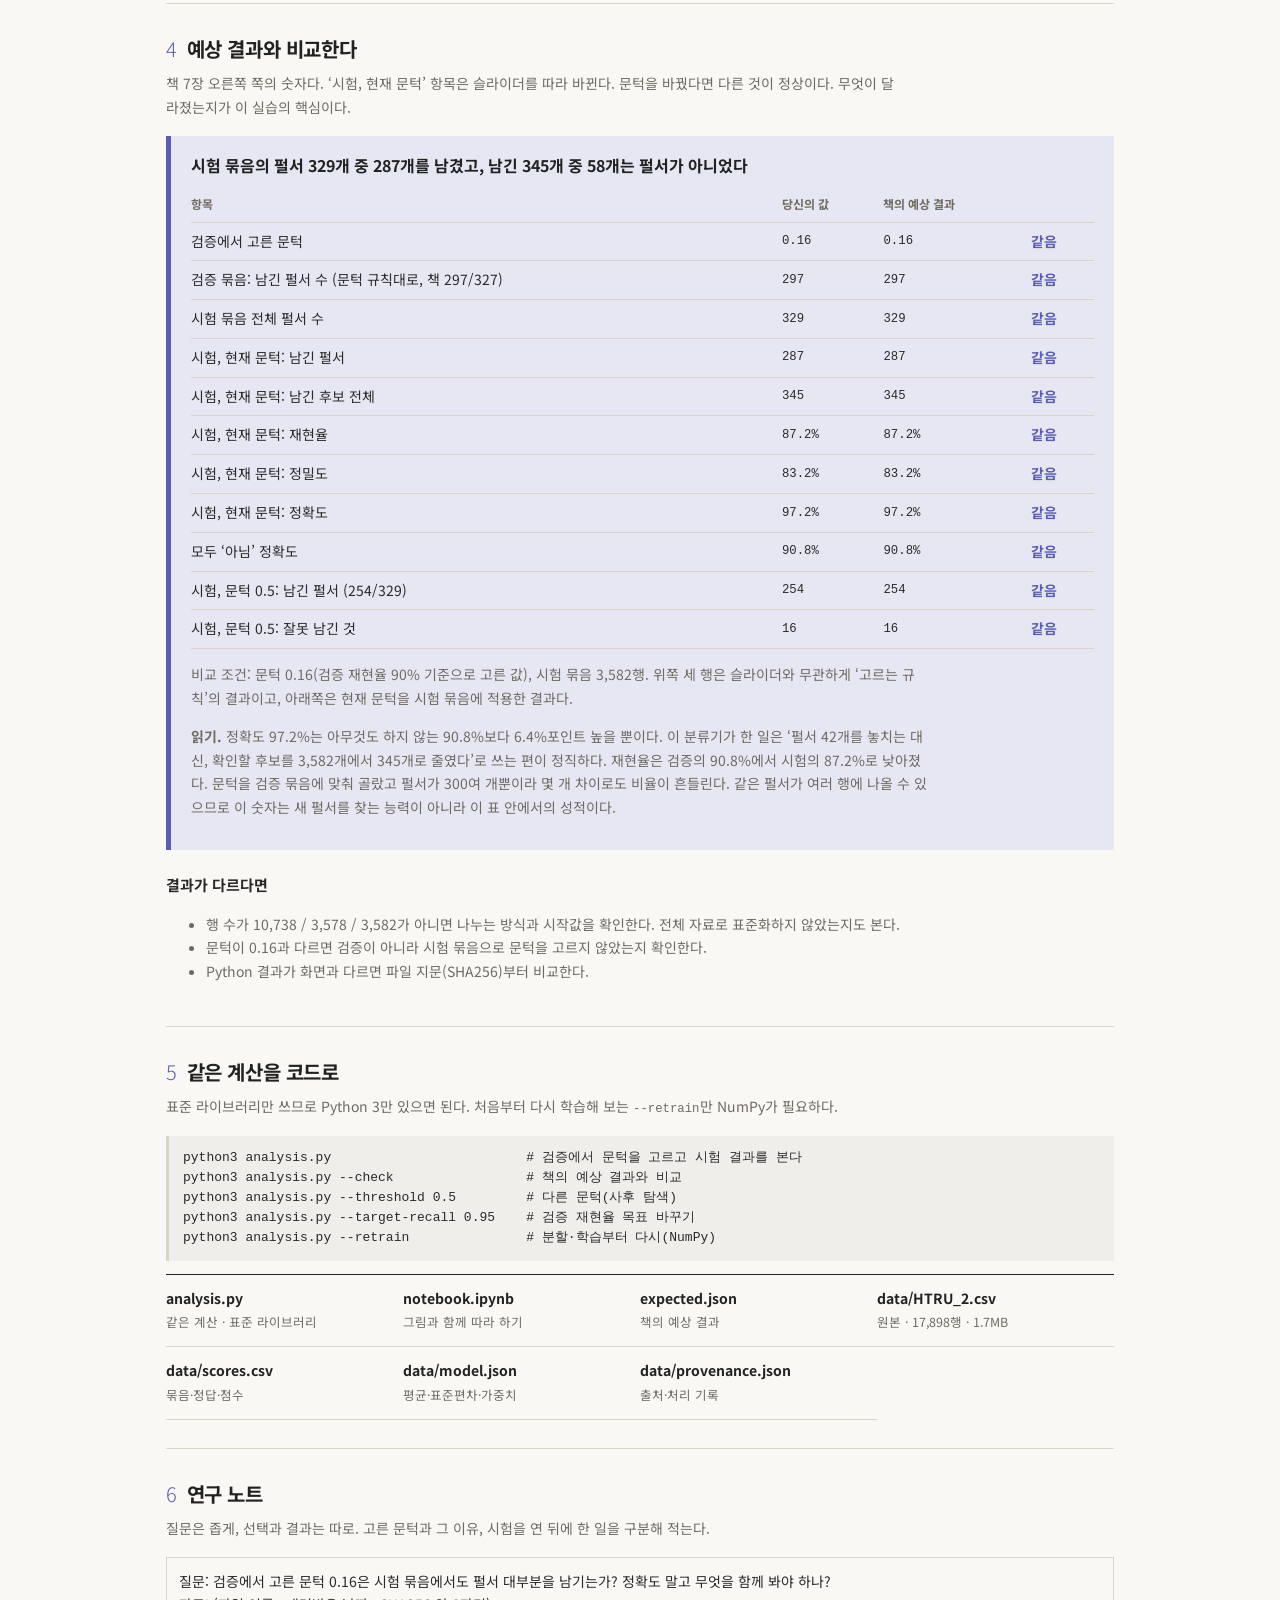
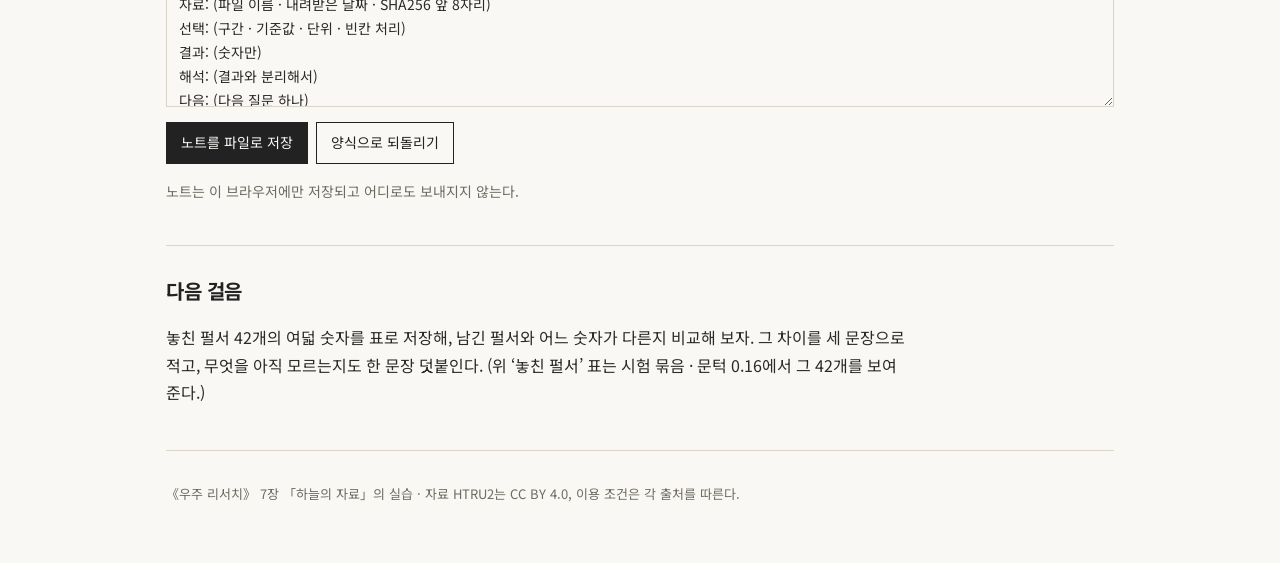
<file: lab07/index.html>
<!doctype html>
<html lang="ko">
<head>
<meta charset="utf-8">
<meta name="viewport" content="width=device-width, initial-scale=1">
<title>펄서 후보 분류기 시험하기 · 우주 리서치 실습 07</title>
<link rel="stylesheet" href="https://fonts.googleapis.com/css2?family=Noto+Sans+KR:wght@300;400;500;700;800&family=Noto+Serif+KR:wght@400;600&display=swap">
<link rel="stylesheet" href="../assets/site.css">
<style>:root{--ch:#5C5FB0;--ch-tint:#E7E7F4}
.tiles{display:grid;grid-template-columns:repeat(auto-fit,minmax(130px,1fr));gap:0;border-top:1px solid var(--ink);margin:6px 0 4px}
.tile{padding:10px 12px 10px 0;border-bottom:1px solid var(--hair)}
.tile b{display:block;font-size:26px;font-weight:300;line-height:1.1;color:var(--ink);font-variant-numeric:tabular-nums}
.tile span{font-size:12.5px;color:var(--grey)}
.tile.good b{color:var(--ch)}.tile.bad b{color:var(--orange)}
.flag{display:inline-block;font-size:12px;font-weight:700;padding:2px 8px;border:1px solid var(--orange);color:var(--orange);margin-left:8px}
.scroll{overflow-x:auto}
.legend{display:flex;gap:18px;font-size:13px;color:var(--grey);margin:4px 0 0;flex-wrap:wrap}
.legend i{display:inline-block;width:12px;height:10px;margin-right:6px;vertical-align:baseline}
</style>
</head>
<body>
<header class="top"><div class="wrap"><a class="home" href="../index.html">우주 리서치 · 실습</a><span class="chap">7장 하늘의 자료</span></div></header>
<main class="wrap">

<div class="hero">
 <div class="kick">직접 해보기 05</div>
 <h1>펄서 후보 분류기 시험하기</h1>
 <div class="meta">약 30분 · 브라우저에서 코드 없이 · Python 선택</div>
 <p class="lede">파크스 망원경의 실제 펄서 후보 17,898개로 분류기를 만들고 시험한다. 목표는 높은 점수가 아니다. 그 점수가 무엇을 뜻하는지 정직하게 말할 수 있게 되는 것이다. 이 페이지에는 학습이 끝난 점수가 들어 있고, 당신이 고르는 것은 ‘어디서 자를까’, 곧 문턱이다.</p>
</div>

<section>
 <h2><span class="n">1</span>출처부터 확인한다</h2>
 <p class="sub">그래프보다 먼저 읽어야 할 것: 이 자료는 어디서, 무엇으로, 어떻게 만들어졌는가.</p>
 <table class="prov">
  <tr><td>자료</td><td>HTRU2. Lyon, R. J. 외 HTRU 공동연구진, 파크스 전파망원경 관측. UCI <a href="https://doi.org/10.24432/C5DK6R">doi:10.24432/C5DK6R</a> · CC BY 4.0</td></tr>
  <tr><td>무엇인가</td><td>후보 17,898행. 한 행은 접은 펄스 모양과 분산 측정 곡선에서 뽑은 여덟 숫자이고, 마지막 열은 사람이 붙인 정답이다(1=펄서). 원시 시계열이 아니다.</td></tr>
  <tr><td>이 페이지의 처리</td><td>표는 그대로다. 파생 파일은 둘: <span class="mono">scores.csv</span>(행마다 묶음·정답·학습된 점수)와 <span class="mono">model.json</span>(평균·표준편차·가중치). 묶음은 펄서와 아닌 것을 따로 섞어 60/20/20, 시작값 20261023. 평균과 표준편차는 학습 묶음으로만 구했다.</td></tr>
  <tr><td>알아 둘 것</td><td>행은 서로 다른 천체가 아니라 후보다. 같은 펄서가 여러 행에 나올 수 있고, 천체·시각·위치 식별자가 없어 천체 단위로 나눌 수 없다. 점수는 확률이 아니다.</td></tr>
  <tr><td>파일 지문</td><td class="mono" id="hashes">—</td></tr>
 </table>
 <h3 style="margin:20px 0 6px;font-size:15px">표를 연다 · 첫 5행</h3>
 <div class="scroll"><table class="res" id="head"></table></div>
 <p class="caption" id="headcap"></p>
</section>

<section>
 <h2><span class="n">2</span>문턱을 직접 움직여 본다</h2>
 <p class="sub">점수가 문턱 이상이면 ‘펄서 후보로 남긴다’. 문턱을 올리면 잘못 남기는 것이 줄지만 진짜 펄서를 더 놓친다. 색 띠가 남기는 쪽이다.</p>
 <div class="controls">
  <div class="ctl"><label>보는 묶음</label><div class="seg" id="split"><button data-s="validation" class="on">검증 3,578행</button><button data-s="test">시험 3,582행</button></div></div>
  <div class="ctl"><label for="th">문턱 <span class="val" id="thv">0.16</span></label><input type="range" id="th" min="0.01" max="0.99" step="0.01" value="0.16"></div>
  <div class="ctl"><label for="tr">검증에서 지킬 재현율</label>
   <select id="tr"><option value="0.85">85% 이상</option><option value="0.9" selected>90% 이상</option><option value="0.95">95% 이상</option><option value="0.99">99% 이상</option></select></div>
  <div class="ctl"><label>바로 가기</label><div class="seg"><button id="bPick">검증에서 고른 문턱</button><button id="bHalf">0.5</button></div></div>
 </div>
 <p class="note" id="rule" style="margin:0 0 8px"></p>
 <div class="tiles" id="tiles"></div>
 <div class="plot" id="plot"></div>
 <div class="legend"><span><i style="background:var(--ch)"></i>펄서</span><span><i style="background:var(--grey)"></i>펄서 아님</span><span>색 띠 = 남기는 쪽</span></div>
 <p class="caption" id="cap"></p>
 <table class="res" id="mt"></table>
 <h3 style="margin:22px 0 6px;font-size:15px">놓친 펄서 <span id="missn"></span></h3>
 <div class="scroll"><table class="res" id="miss"></table></div>
 <p class="caption">점수가 낮은 순 상위 12행. 여덟 숫자는 원본 열 순서(1–8)다.</p>
</section>

<section>
 <h2><span class="n">3</span>해 볼 일</h2>
 <ol class="steps">
  <li><span><b>표를 연다.</b> 한 행이 후보 하나라는 것, 마지막 열이 사람이 붙인 정답이라는 것을 확인한다. 펄서는 몇 행인가? (위 표와 지문 아래의 요약)</span></li>
  <li><span><b>나눈다.</b> 묶음 행 수가 10,738 / 3,578 / 3,582인지 본다. 평균과 표준편차를 전체가 아니라 학습 묶음으로만 구했다는 점이 왜 중요한지 한 줄로 적는다.</span></li>
  <li><span><b>기준선을 잰다.</b> 시험 묶음을 고르고 아래 표의 ‘모두 아님’ 정확도와 재현율을 적어 둔다. 분류기의 정확도와 얼마나 차이 나는가?</span></li>
  <li><span><b>문턱을 고른다.</b> <b>검증</b> 묶음에서 슬라이더를 움직여, 펄서를 90% 이상 남기는 가장 높은 문턱을 찾는다. ‘검증에서 고른 문턱’ 단추와 같은 값인가? 고른 이유를 한 줄로 적는다.</span></li>
  <li><span><b>시험 묶음을 한 번 연다.</b> 고른 문턱 그대로 <b>시험</b>을 눌러 남김·놓침·잘못 남김과 재현율·정밀도를 기록한다. 그 뒤 문턱을 바꿔 보는 것은 모두 ‘사후 탐색’이다. 화면에도 표시된다.</span></li>
 </ol>
</section>

<section>
 <h2><span class="n">4</span>예상 결과와 비교한다</h2>
 <p class="sub">책 7장 오른쪽 쪽의 숫자다. ‘시험, 현재 문턱’ 항목은 슬라이더를 따라 바뀐다. 문턱을 바꿨다면 다른 것이 정상이다. 무엇이 달라졌는지가 이 실습의 핵심이다.</p>
 <div class="expect">
  <h3>시험 묶음의 펄서 329개 중 287개를 남겼고, 남긴 345개 중 58개는 펄서가 아니었다</h3>
  <div id="cmp"></div>
  <p class="note">비교 조건: 문턱 0.16(검증 재현율 90% 기준으로 고른 값), 시험 묶음 3,582행. 위쪽 세 행은 슬라이더와 무관하게 ‘고르는 규칙’의 결과이고, 아래쪽은 현재 문턱을 시험 묶음에 적용한 결과다.</p>
  <p class="note"><b>읽기.</b> 정확도 97.2%는 아무것도 하지 않는 90.8%보다 6.4%포인트 높을 뿐이다. 이 분류기가 한 일은 ‘펄서 42개를 놓치는 대신, 확인할 후보를 3,582개에서 345개로 줄였다’로 쓰는 편이 정직하다. 재현율은 검증의 90.8%에서 시험의 87.2%로 낮아졌다. 문턱을 검증 묶음에 맞춰 골랐고 펄서가 300여 개뿐이라 몇 개 차이로도 비율이 흔들린다. 같은 펄서가 여러 행에 나올 수 있으므로 이 숫자는 새 펄서를 찾는 능력이 아니라 이 표 안에서의 성적이다.</p>
 </div>
 <h3 style="margin-top:22px;font-size:15px">결과가 다르다면</h3>
 <ul class="note">
  <li>행 수가 10,738 / 3,578 / 3,582가 아니면 나누는 방식과 시작값을 확인한다. 전체 자료로 표준화하지 않았는지도 본다.</li>
  <li>문턱이 0.16과 다르면 검증이 아니라 시험 묶음으로 문턱을 고르지 않았는지 확인한다.</li>
  <li>Python 결과가 화면과 다르면 파일 지문(SHA256)부터 비교한다.</li>
 </ul>
</section>

<section>
 <h2><span class="n">5</span>같은 계산을 코드로</h2>
 <p class="sub">표준 라이브러리만 쓰므로 Python 3만 있으면 된다. 처음부터 다시 학습해 보는 <span class="mono">--retrain</span>만 NumPy가 필요하다.</p>
<pre>python3 analysis.py                         # 검증에서 문턱을 고르고 시험 결과를 본다
python3 analysis.py --check                 # 책의 예상 결과와 비교
python3 analysis.py --threshold 0.5         # 다른 문턱(사후 탐색)
python3 analysis.py --target-recall 0.95    # 검증 재현율 목표 바꾸기
python3 analysis.py --retrain               # 분할·학습부터 다시(NumPy)</pre>
 <div class="files">
  <a href="analysis.py" download><b>analysis.py</b><span>같은 계산 · 표준 라이브러리</span></a>
  <a href="notebook.ipynb" download><b>notebook.ipynb</b><span>그림과 함께 따라 하기</span></a>
  <a href="expected.json" download><b>expected.json</b><span>책의 예상 결과</span></a>
  <a href="data/HTRU_2.csv" download><b>data/HTRU_2.csv</b><span>원본 · 17,898행 · 1.7MB</span></a>
  <a href="data/scores.csv" download><b>data/scores.csv</b><span>묶음·정답·점수</span></a>
  <a href="data/model.json" download><b>data/model.json</b><span>평균·표준편차·가중치</span></a>
  <a href="data/provenance.json" download><b>data/provenance.json</b><span>출처·처리 기록</span></a>
 </div>
</section>

<section>
 <h2><span class="n">6</span>연구 노트</h2>
 <p class="sub">질문은 좁게, 선택과 결과는 따로. 고른 문턱과 그 이유, 시험을 연 뒤에 한 일을 구분해 적는다.</p>
 <div id="note"></div>
</section>

<section>
 <h2>다음 걸음</h2>
 <p>놓친 펄서 42개의 여덟 숫자를 표로 저장해, 남긴 펄서와 어느 숫자가 다른지 비교해 보자. 그 차이를 세 문장으로 적고, 무엇을 아직 모르는지도 한 문장 덧붙인다. (위 ‘놓친 펄서’ 표는 시험 묶음 · 문턱 0.16에서 그 42개를 보여 준다.)</p>
</section>
</main>
<footer><div class="wrap">《우주 리서치》 7장 「하늘의 자료」의 실습 · 자료 HTRU2는 CC BY 4.0, 이용 조건은 각 출처를 따른다.</div></footer>

<script src="../assets/lab.js"></script>
<script>
const state = {split:"validation", t:0.16, target:0.9};
let rows = [];          // {i, split, y, s}
let raw = [];           // 원본 행 8개 숫자
function cm(split, t){
  let tp=0, fp=0, fn=0, tn=0;
  for (const r of rows) if (r.split===split){
    const k = r.s>=t;
    if (r.y) { if (k) tp++; else fn++; } else { if (k) fp++; else tn++; }
  }
  const n=tp+fp+fn+tn;
  return {tp,fp,fn,tn,n,kept:tp+fp,pos:tp+fn,recall:tp/(tp+fn),precision:tp+fp?tp/(tp+fp):null,accuracy:(tp+tn)/n};
}
function pick(target){
  let best = 0.01;
  for (let k=1;k<=99;k++){ const t=k/100; if (cm("validation",t).recall >= target-1e-12) best=t; }
  return best;
}
const pct = (v,d=1)=> v==null ? "해당 없음" : (v*100).toFixed(d)+"%";
async function sha8(url){
  const buf = await (await fetch(url)).arrayBuffer();
  if (!crypto.subtle) return "—";
  const h = await crypto.subtle.digest("SHA-256", buf);
  return [...new Uint8Array(h)].slice(0,4).map(b=>b.toString(16).padStart(2,"0")).join("");
}
function tile(label, value, cls){ return `<div class="tile ${cls||""}"><b>${value}</b><span>${label}</span></div>`; }
function draw(){
  const t = state.t, picked = pick(state.target);
  document.querySelector("#thv").textContent = t.toFixed(2);
  const m = cm(state.split, t);
  const post = state.split==="test" && Math.abs(t-picked)>1e-9;
  document.querySelector("#rule").innerHTML =
    `검증 묶음에서 재현율 ${pct(state.target,0)} 이상을 남기는 가장 높은 문턱 = <b>${picked.toFixed(2)}</b>` +
    (state.split==="test" ? (post ? '<span class="flag">사후 탐색 · 시험을 보고 바꾼 문턱</span>' : '<span class="flag" style="color:var(--ch);border-color:var(--ch)">검증에서 고른 문턱</span>') : "");
  document.querySelector("#tiles").innerHTML =
    tile(`남긴 진짜 펄서 (찾음) / ${m.pos}`, m.tp.toLocaleString(), "good") +
    tile("놓친 펄서", m.fn.toLocaleString(), "bad") +
    tile("잘못 남긴 것 (펄서 아님)", m.fp.toLocaleString(), "bad") +
    tile(`확인할 후보 (묶음 ${m.n.toLocaleString()}행 중)`, m.kept.toLocaleString()) +
    tile("재현율 (찾음 ÷ 전체 펄서)", pct(m.recall)) +
    tile("정밀도 (찾음 ÷ 남김)", pct(m.precision));
  // 히스토그램: 점수 0.02 간격, 로그 눈금
  const bins = 50, cp = Array(bins).fill(0), cn = Array(bins).fill(0);
  for (const r of rows) if (r.split===state.split){ const b=Math.min(bins-1, Math.floor(r.s*bins)); (r.y?cp:cn)[b]++; }
  const xp=[],yp=[],xn=[],yn=[];
  for (let b=0;b<bins;b++){ const c=(b+.5)/bins; if (cp[b]){xp.push(c+.004);yp.push(cp[b]);} if (cn[b]){xn.push(c-.004);yn.push(cn[b]);} }
  Lab.plot("#plot", {
    series:[{x:xn,y:yn,type:"bars",color:"#8a867d",barWidth:.0085,opacity:.9},{x:xp,y:yp,type:"bars",color:"#5C5FB0",barWidth:.0085,opacity:.95}],
    xmin:0,xmax:1,ymin:.8,ymax:Math.max(...yn,...yp)*1.6,logy:true,xticks:10,
    bands:[{x0:t,x1:1,label:"남김"}],vlines:[{x:t,label:"문턱 "+t.toFixed(2),color:"#D9733D"}],
    xlabel:"분류 점수 (0.02 간격)", ylabel:"행 수 (로그 눈금)", height:340
  });
  document.querySelector("#cap").textContent =
    `${state.split==="validation"?"검증":"시험"} 묶음 ${m.n.toLocaleString()}행의 점수 분포. 문턱 ${t.toFixed(2)} 오른쪽이 남긴 후보다. 점수가 낮은 첫 칸에 펄서 아닌 행 대부분이 몰려 있다.`;
  const base = (m.n-m.pos)/m.n;
  document.querySelector("#mt").innerHTML =
    "<tr><th></th><th>남김</th><th>거름</th><th>합계</th></tr>" +
    `<tr><td>진짜 펄서</td><td class="num">${m.tp}</td><td class="num">${m.fn}</td><td class="num">${m.pos}</td></tr>` +
    `<tr><td>펄서 아님</td><td class="num">${m.fp}</td><td class="num">${m.tn.toLocaleString()}</td><td class="num">${(m.fp+m.tn).toLocaleString()}</td></tr>` +
    `<tr><td>정확도</td><td class="num" colspan="3">${pct(m.accuracy)} · 비교 기준 ‘모두 아님’: 정확도 ${pct(base)}, 재현율 0%</td></tr>`;
  // 놓친 펄서
  const missed = rows.filter(r=>r.split===state.split && r.y && r.s<t).sort((a,b)=>a.s-b.s);
  document.querySelector("#missn").textContent = `(${state.split==="validation"?"검증":"시험"} · 문턱 ${t.toFixed(2)} · ${missed.length}개)`;
  let h = "<tr><th>행</th><th>점수</th>" + [1,2,3,4,5,6,7,8].map(i=>`<th>열${i}</th>`).join("") + "</tr>";
  for (const r of missed.slice(0,12)) h += `<tr><td class="num">${r.i}</td><td class="num">${r.s.toFixed(4)}</td>` + raw[r.i-1].map(v=>`<td class="num">${Lab.fmt(v,2)}</td>`).join("") + "</tr>";
  document.querySelector("#miss").innerHTML = missed.length ? h : "<tr><td>놓친 펄서가 없다.</td></tr>";
  // 비교
  const v16 = cm("validation", picked), te16 = cm("test", picked), teNow = cm("test", t), half = cm("test", .5);
  const baseT = (teNow.n-teNow.pos)/teNow.n;
  Lab.compare("#cmp", [
    {label:"검증에서 고른 문턱", mine:picked, expected:0.16, tol:.0001, digits:2},
    {label:"검증 묶음: 남긴 펄서 수 (문턱 규칙대로, 책 297/327)", mine:v16.tp, expected:297, tol:0, digits:0},
    {label:"시험 묶음 전체 펄서 수", mine:te16.pos, expected:329, tol:0, digits:0},
    {label:"시험, 현재 문턱: 남긴 펄서", mine:teNow.tp, expected:287, tol:0, digits:0},
    {label:"시험, 현재 문턱: 남긴 후보 전체", mine:teNow.kept, expected:345, tol:0, digits:0},
    {label:"시험, 현재 문턱: 재현율", mine:teNow.recall*100, expected:87.2, tol:.05, digits:1, unit:"%"},
    {label:"시험, 현재 문턱: 정밀도", mine:teNow.precision*100, expected:83.2, tol:.05, digits:1, unit:"%"},
    {label:"시험, 현재 문턱: 정확도", mine:teNow.accuracy*100, expected:97.2, tol:.05, digits:1, unit:"%"},
    {label:"모두 ‘아님’ 정확도", mine:baseT*100, expected:90.8, tol:.05, digits:1, unit:"%"},
    {label:"시험, 문턱 0.5: 남긴 펄서 (254/329)", mine:half.tp, expected:254, tol:0, digits:0},
    {label:"시험, 문턱 0.5: 잘못 남긴 것", mine:half.fp, expected:16, tol:0, digits:0}
  ]);
}
function seg(id, fn){
  document.querySelectorAll(`#${id} button`).forEach(b=>b.onclick=()=>{
    document.querySelectorAll(`#${id} button`).forEach(x=>x.classList.remove("on")); b.classList.add("on"); fn(b); draw();
  });
}
function setT(v){ state.t=v; document.querySelector("#th").value=v; }
(async()=>{
  const [sc, rawText] = await Promise.all([Lab.csv("data/scores.csv"), fetch("data/HTRU_2.csv").then(r=>r.text())]);
  rows = sc.map(r=>({i:r.row, split:r.split, y:r.label, s:r.score}));
  raw = rawText.replace(/\r/g,"").split("\n").filter(l=>l.trim()).map(l=>l.split(",").map(Number));
  const npos = raw.filter(r=>r[8]===1).length;
  document.querySelector("#head").innerHTML = "<tr><th>행</th>" + [1,2,3,4,5,6,7,8].map(i=>`<th>열${i}</th>`).join("") + "<th>정답</th></tr>" +
    raw.slice(0,5).map((r,i)=>`<tr><td class="num">${i+1}</td>` + r.slice(0,8).map(v=>`<td class="num">${Lab.fmt(v,3)}</td>`).join("") + `<td class="num">${r[8]}</td></tr>`).join("");
  document.querySelector("#headcap").textContent = `전체 ${raw.length.toLocaleString()}행 · 정답 1(펄서) ${npos.toLocaleString()}행 (${(npos/raw.length*100).toFixed(1)}%) · 0(아님) ${(raw.length-npos).toLocaleString()}행`;
  document.querySelector("#th").oninput = e=>{ state.t=+e.target.value; draw(); };
  document.querySelector("#tr").onchange = e=>{ state.target=+e.target.value; draw(); };
  document.querySelector("#bPick").onclick = ()=>{ setT(pick(state.target)); draw(); };
  document.querySelector("#bHalf").onclick = ()=>{ setT(.5); draw(); };
  seg("split", b=>{ state.split=b.dataset.s; });
  draw();
  const files = ["HTRU_2.csv","scores.csv","model.json"];
  const hs = await Promise.all(files.map(f=>sha8(`data/${f}`)));
  document.querySelector("#hashes").textContent = files.map((f,i)=>`${f} ${hs[i]}`).join(" · ");
  Lab.notebook("#note", "lab07", Lab.NOTE("검증에서 고른 문턱 0.16은 시험 묶음에서도 펄서 대부분을 남기는가? 정확도 말고 무엇을 함께 봐야 하나?"));
})();
</script>
</body>
</html>
</file>
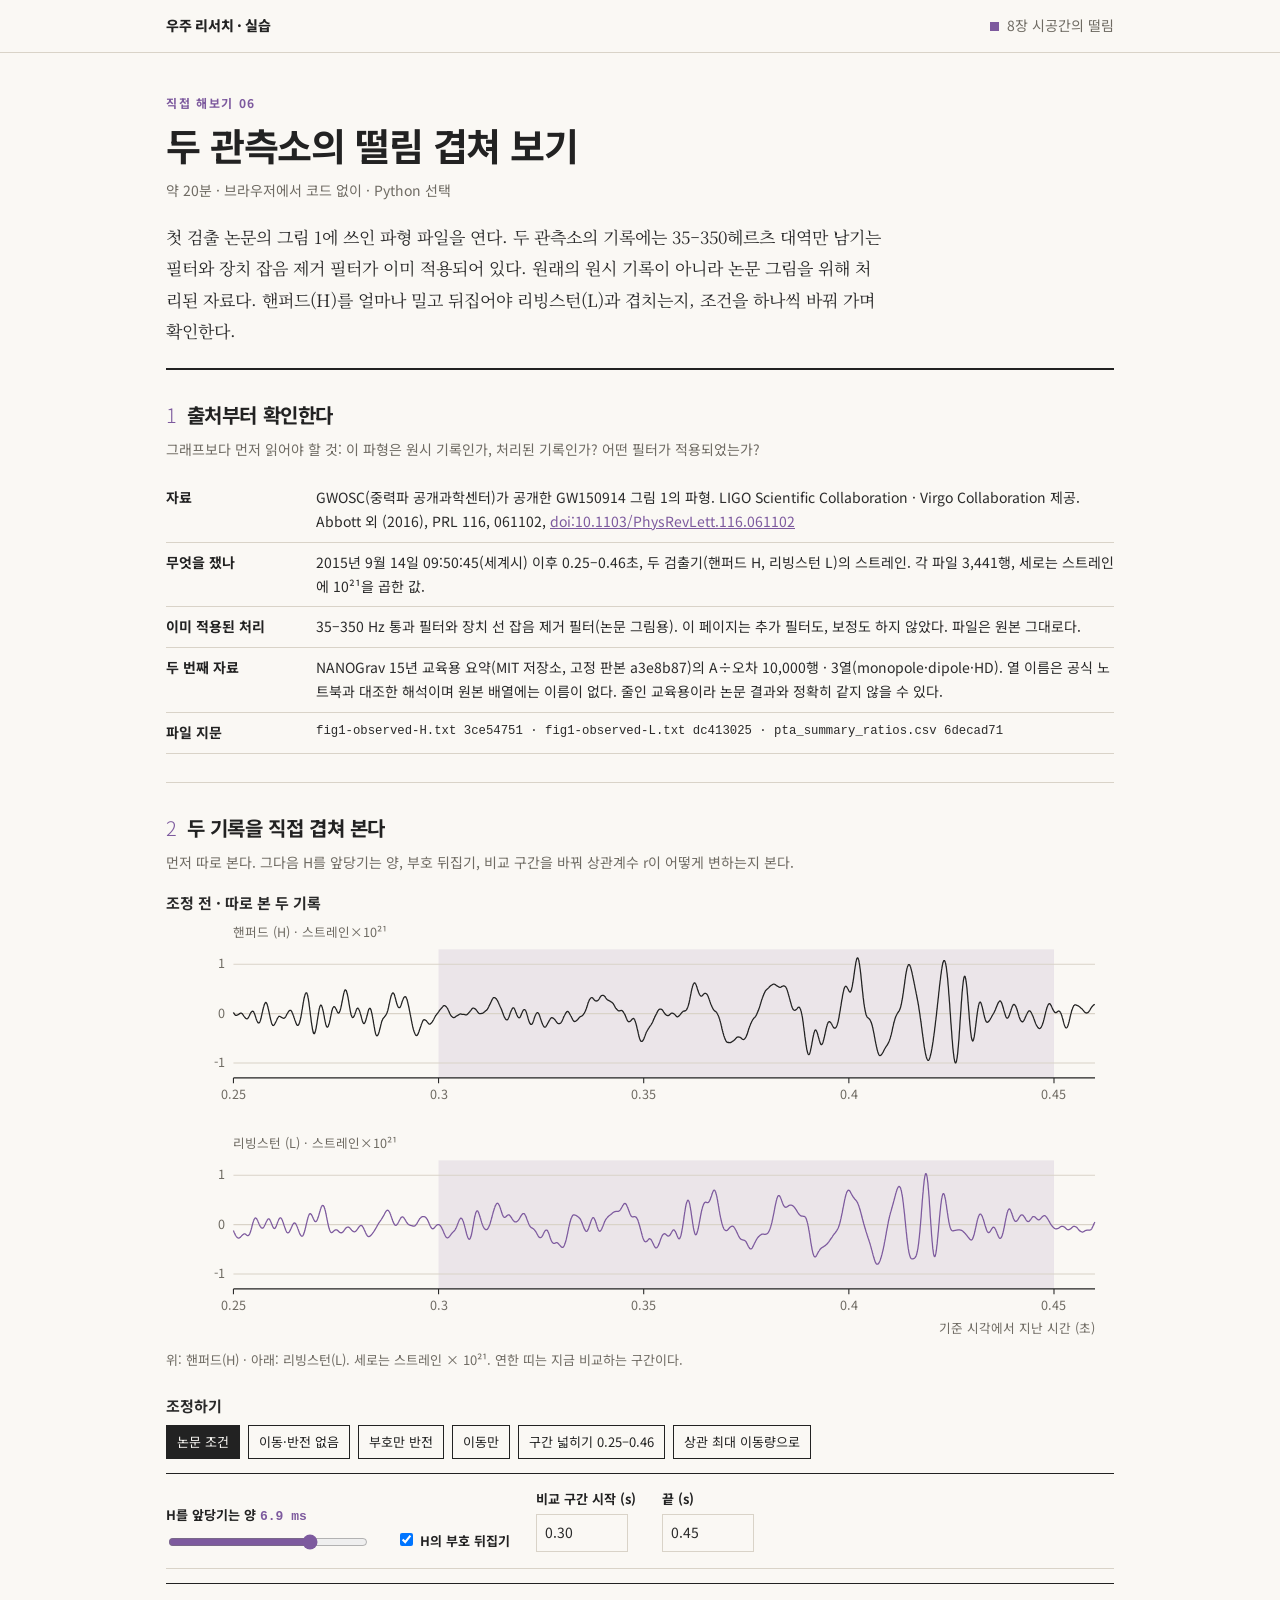
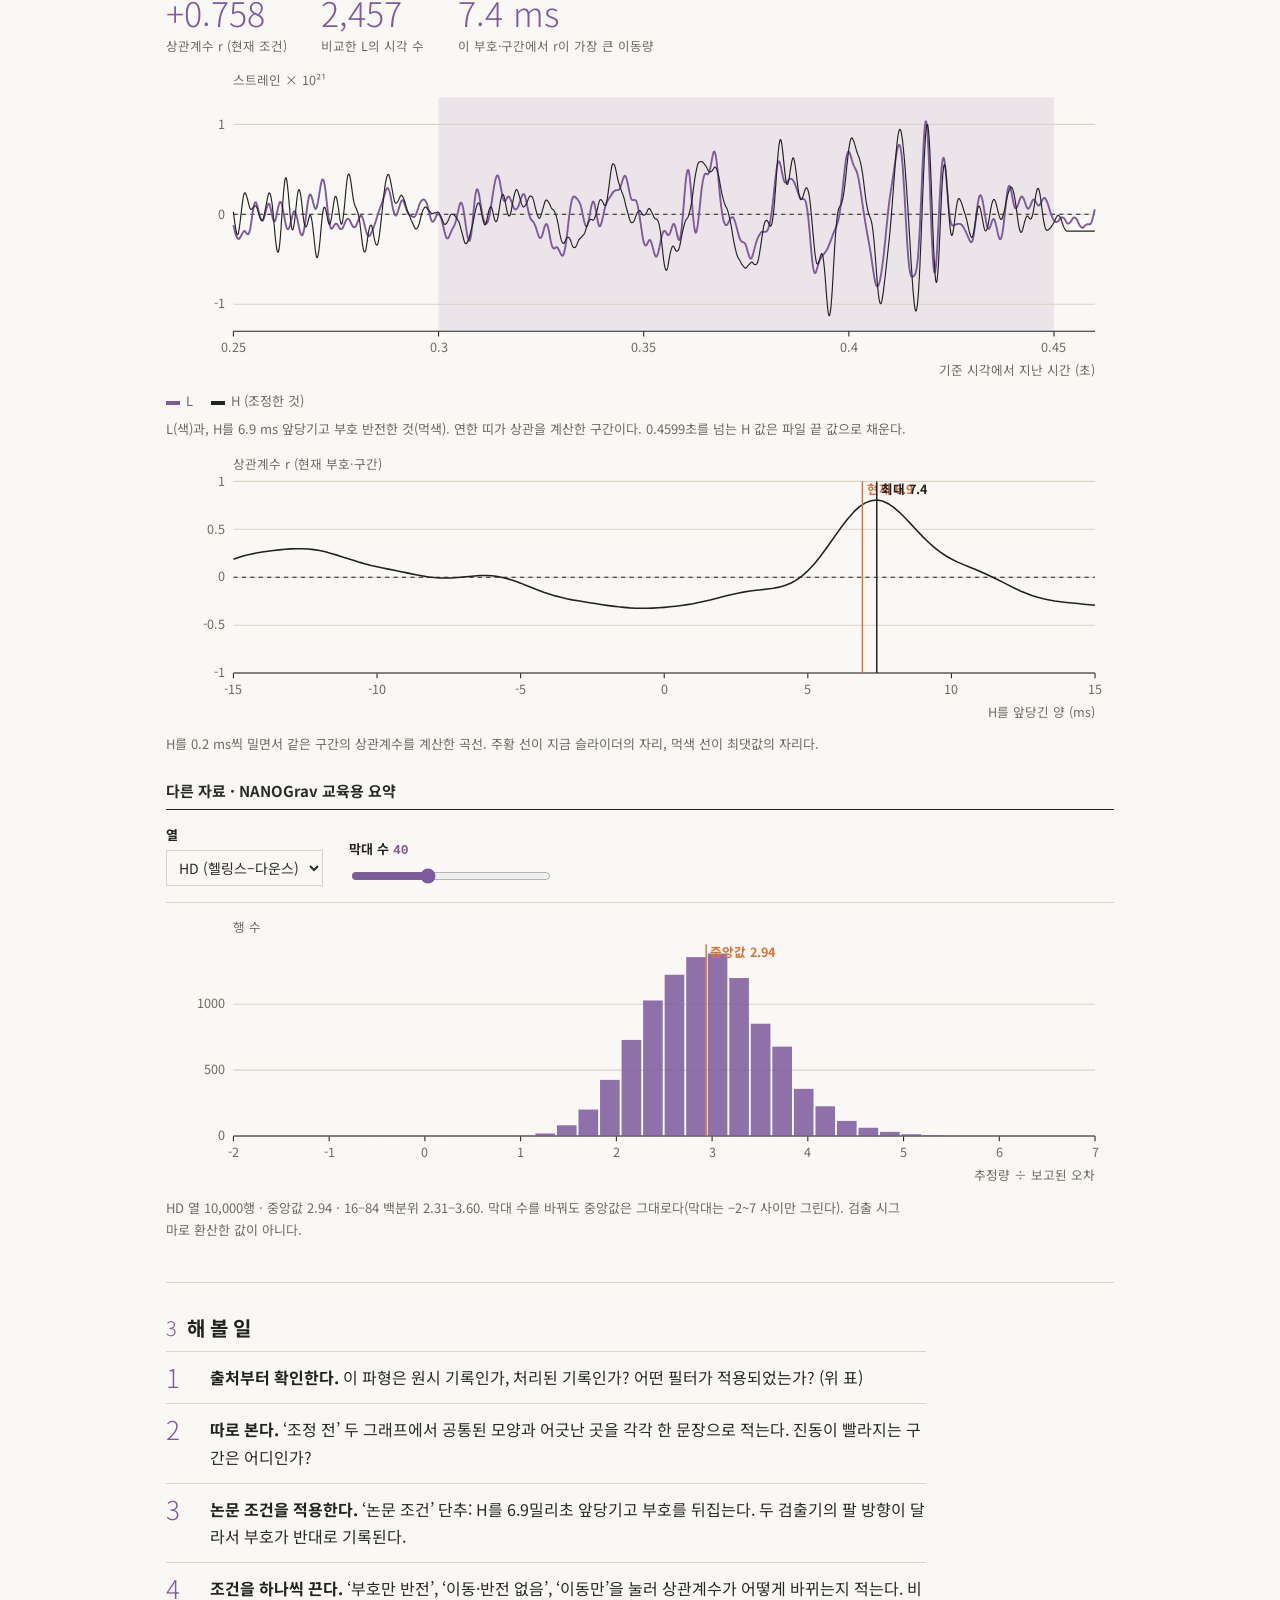
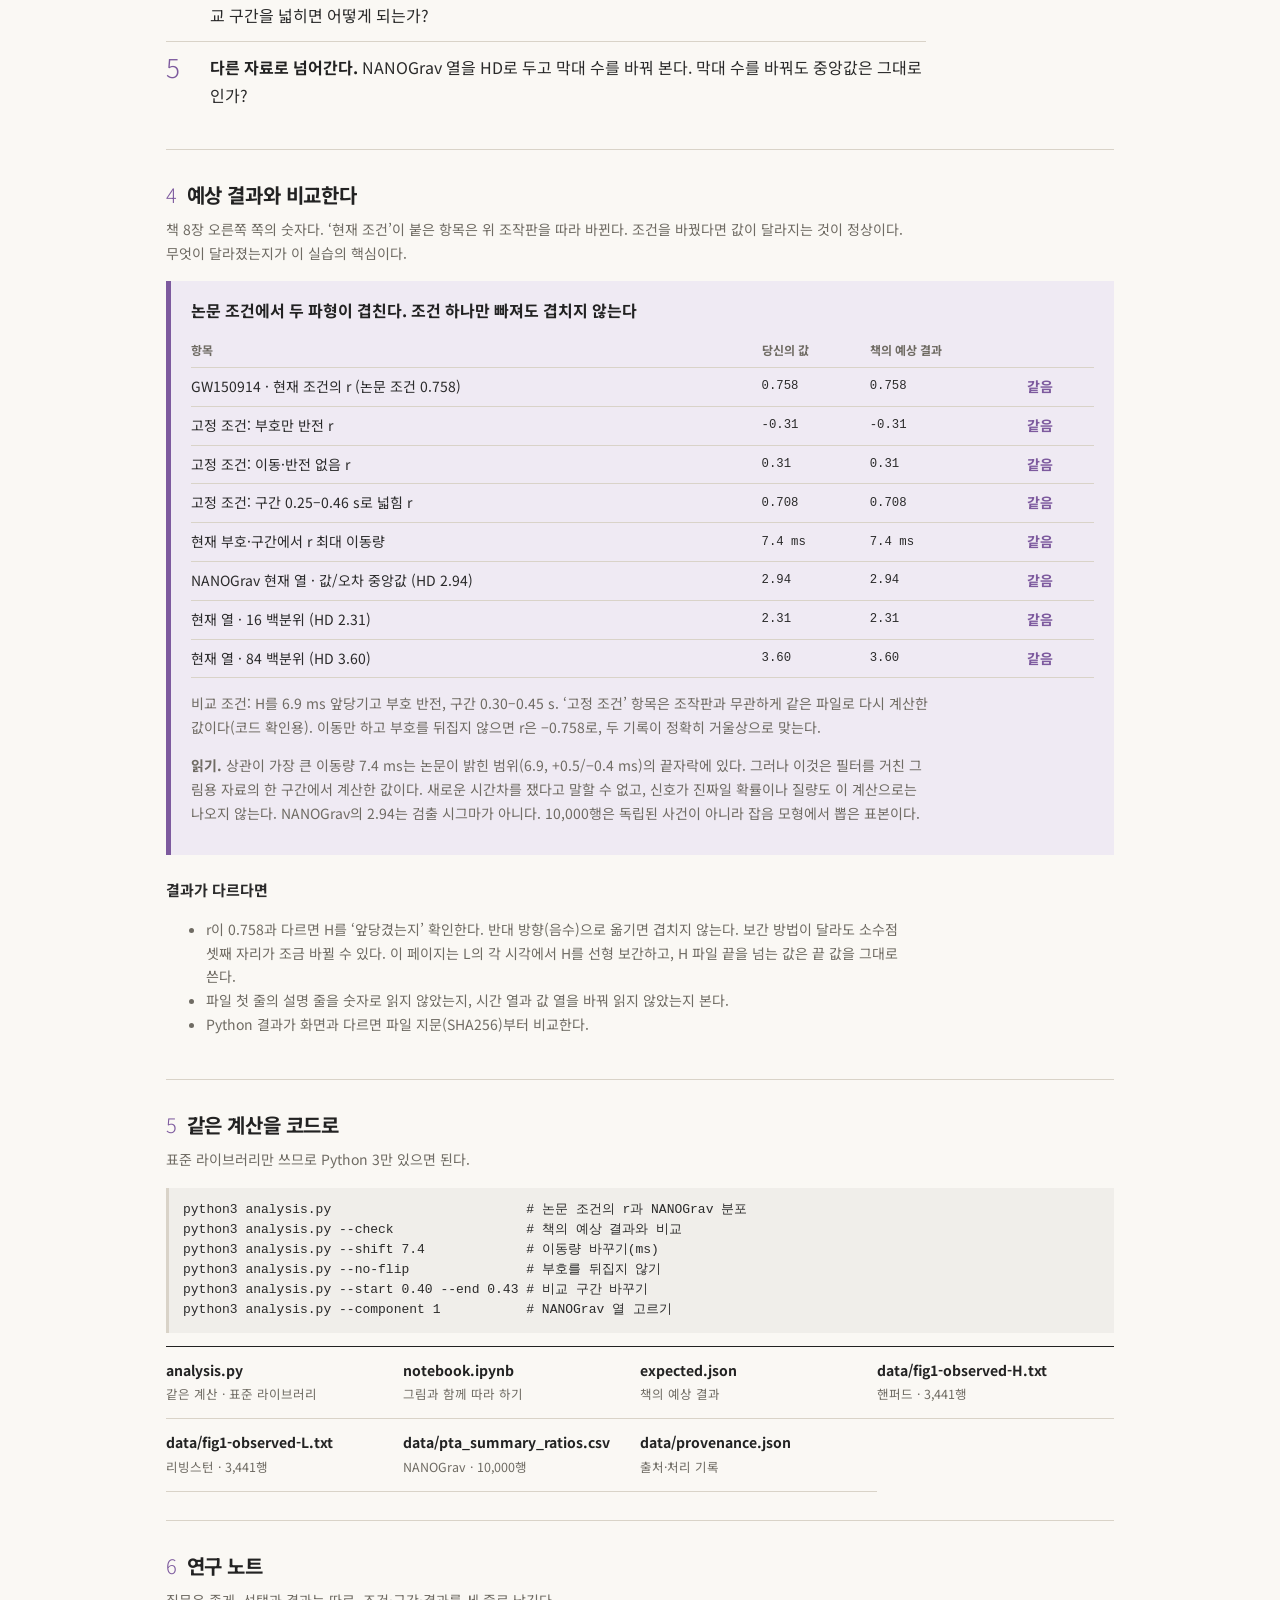
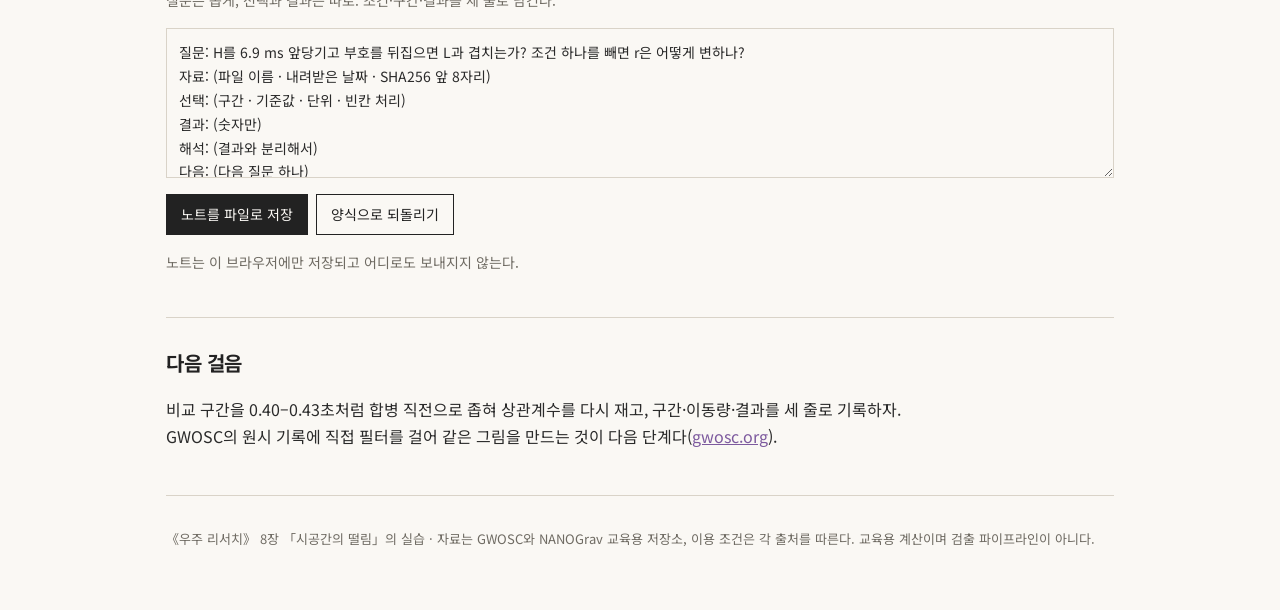
<file: lab08/index.html>
<!doctype html>
<html lang="ko">
<head>
<meta charset="utf-8">
<meta name="viewport" content="width=device-width, initial-scale=1">
<title>두 관측소의 떨림 겹쳐 보기 · 우주 리서치 실습 08</title>
<link rel="stylesheet" href="https://fonts.googleapis.com/css2?family=Noto+Sans+KR:wght@300;400;500;700;800&family=Noto+Serif+KR:wght@400;600&display=swap">
<link rel="stylesheet" href="../assets/site.css">
<style>:root{--ch:#7D5A9E;--ch-tint:#EFEAF3}
.big{display:flex;flex-wrap:wrap;gap:0 34px;align-items:baseline;border-top:1px solid var(--ink);padding:10px 0 4px;margin:6px 0 2px}
.big div b{display:block;font-size:34px;font-weight:300;line-height:1.1;color:var(--ch);font-variant-numeric:tabular-nums}
.big div span{font-size:12.5px;color:var(--grey)}
.ctl input[type=number]{min-width:0;width:92px}
.sm{font-size:13px;padding:5px 10px}
.row{display:flex;flex-wrap:wrap;gap:8px;margin:0 0 14px}
.legend{display:flex;gap:18px;font-size:13px;color:var(--grey);margin:4px 0 0;flex-wrap:wrap}
.legend i{display:inline-block;width:14px;height:4px;margin-right:6px;vertical-align:middle}
h3.s{margin:22px 0 6px;font-size:15px}
</style>
</head>
<body>
<header class="top"><div class="wrap"><a class="home" href="../index.html">우주 리서치 · 실습</a><span class="chap">8장 시공간의 떨림</span></div></header>
<main class="wrap">

<div class="hero">
 <div class="kick">직접 해보기 06</div>
 <h1>두 관측소의 떨림 겹쳐 보기</h1>
 <div class="meta">약 20분 · 브라우저에서 코드 없이 · Python 선택</div>
 <p class="lede">첫 검출 논문의 그림 1에 쓰인 파형 파일을 연다. 두 관측소의 기록에는 35–350헤르츠 대역만 남기는 필터와 장치 잡음 제거 필터가 이미 적용되어 있다. 원래의 원시 기록이 아니라 논문 그림을 위해 처리된 자료다. 핸퍼드(H)를 얼마나 밀고 뒤집어야 리빙스턴(L)과 겹치는지, 조건을 하나씩 바꿔 가며 확인한다.</p>
</div>

<section>
 <h2><span class="n">1</span>출처부터 확인한다</h2>
 <p class="sub">그래프보다 먼저 읽어야 할 것: 이 파형은 원시 기록인가, 처리된 기록인가? 어떤 필터가 적용되었는가?</p>
 <table class="prov">
  <tr><td>자료</td><td>GWOSC(중력파 공개과학센터)가 공개한 GW150914 그림 1의 파형. LIGO Scientific Collaboration · Virgo Collaboration 제공. Abbott 외 (2016), PRL 116, 061102, <a href="https://doi.org/10.1103/PhysRevLett.116.061102">doi:10.1103/PhysRevLett.116.061102</a></td></tr>
  <tr><td>무엇을 쟀나</td><td>2015년 9월 14일 09:50:45(세계시) 이후 0.25–0.46초, 두 검출기(핸퍼드 H, 리빙스턴 L)의 스트레인. 각 파일 3,441행, 세로는 스트레인에 10²¹을 곱한 값.</td></tr>
  <tr><td>이미 적용된 처리</td><td>35–350 Hz 통과 필터와 장치 선 잡음 제거 필터(논문 그림용). 이 페이지는 추가 필터도, 보정도 하지 않았다. 파일은 원본 그대로다.</td></tr>
  <tr><td>두 번째 자료</td><td>NANOGrav 15년 교육용 요약(MIT 저장소, 고정 판본 a3e8b87)의 A÷오차 10,000행 · 3열(monopole·dipole·HD). 열 이름은 공식 노트북과 대조한 해석이며 원본 배열에는 이름이 없다. 줄인 교육용이라 논문 결과와 정확히 같지 않을 수 있다.</td></tr>
  <tr><td>파일 지문</td><td class="mono" id="hashes">—</td></tr>
 </table>
</section>

<section>
 <h2><span class="n">2</span>두 기록을 직접 겹쳐 본다</h2>
 <p class="sub">먼저 따로 본다. 그다음 H를 앞당기는 양, 부호 뒤집기, 비교 구간을 바꿔 상관계수 r이 어떻게 변하는지 본다.</p>

 <h3 class="s" style="margin-top:6px">조정 전 · 따로 본 두 기록</h3>
 <div class="plot" id="rawH"></div>
 <div class="plot" id="rawL"></div>
 <p class="caption">위: 핸퍼드(H) · 아래: 리빙스턴(L). 세로는 스트레인 × 10²¹. 연한 띠는 지금 비교하는 구간이다.</p>

 <h3 class="s">조정하기</h3>
 <div class="row">
  <button class="btn sm" id="pPaper">논문 조건</button>
  <button class="btn ghost sm" id="pNone">이동·반전 없음</button>
  <button class="btn ghost sm" id="pFlip">부호만 반전</button>
  <button class="btn ghost sm" id="pShift">이동만</button>
  <button class="btn ghost sm" id="pWide">구간 넓히기 0.25–0.46</button>
  <button class="btn ghost sm" id="pBest">상관 최대 이동량으로</button>
 </div>
 <div class="controls">
  <div class="ctl"><label for="sh">H를 앞당기는 양 <span class="val" id="shv">6.9 ms</span></label><input type="range" id="sh" min="-15" max="15" step="0.1" value="6.9"></div>
  <div class="ctl"><label><input type="checkbox" id="flip" checked> H의 부호 뒤집기</label></div>
  <div class="ctl"><label for="t0">비교 구간 시작 (s)</label><input type="number" id="t0" min="0.25" max="0.45" step="0.01" value="0.30"></div>
  <div class="ctl"><label for="t1">끝 (s)</label><input type="number" id="t1" min="0.26" max="0.46" step="0.01" value="0.45"></div>
 </div>
 <div class="big" id="big"></div>
 <p class="note" id="warn" style="margin:2px 0 8px"></p>
 <div class="plot" id="ovl"></div>
 <div class="legend"><span><i style="background:var(--ch)"></i>L</span><span><i style="background:var(--ink)"></i>H (조정한 것)</span></div>
 <p class="caption" id="ovlcap"></p>
 <div class="plot" id="rcurve"></div>
 <p class="caption" id="rcap"></p>

 <h3 class="s">다른 자료 · NANOGrav 교육용 요약</h3>
 <div class="controls">
  <div class="ctl"><label for="comp">열</label><select id="comp"><option value="0">monopole</option><option value="1">dipole</option><option value="2" selected>HD (헬링스–다운스)</option></select></div>
  <div class="ctl"><label for="bins">막대 수 <span class="val" id="binv">40</span></label><input type="range" id="bins" min="10" max="90" step="1" value="40"></div>
 </div>
 <div class="plot" id="hist"></div>
 <p class="caption" id="hcap"></p>
</section>

<section>
 <h2><span class="n">3</span>해 볼 일</h2>
 <ol class="steps">
  <li><span><b>출처부터 확인한다.</b> 이 파형은 원시 기록인가, 처리된 기록인가? 어떤 필터가 적용되었는가? (위 표)</span></li>
  <li><span><b>따로 본다.</b> ‘조정 전’ 두 그래프에서 공통된 모양과 어긋난 곳을 각각 한 문장으로 적는다. 진동이 빨라지는 구간은 어디인가?</span></li>
  <li><span><b>논문 조건을 적용한다.</b> ‘논문 조건’ 단추: H를 6.9밀리초 앞당기고 부호를 뒤집는다. 두 검출기의 팔 방향이 달라서 부호가 반대로 기록된다.</span></li>
  <li><span><b>조건을 하나씩 끈다.</b> ‘부호만 반전’, ‘이동·반전 없음’, ‘이동만’을 눌러 상관계수가 어떻게 바뀌는지 적는다. 비교 구간을 넓히면 어떻게 되는가?</span></li>
  <li><span><b>다른 자료로 넘어간다.</b> NANOGrav 열을 HD로 두고 막대 수를 바꿔 본다. 막대 수를 바꿔도 중앙값은 그대로인가?</span></li>
 </ol>
</section>

<section>
 <h2><span class="n">4</span>예상 결과와 비교한다</h2>
 <p class="sub">책 8장 오른쪽 쪽의 숫자다. ‘현재 조건’이 붙은 항목은 위 조작판을 따라 바뀐다. 조건을 바꿨다면 값이 달라지는 것이 정상이다. 무엇이 달라졌는지가 이 실습의 핵심이다.</p>
 <div class="expect">
  <h3>논문 조건에서 두 파형이 겹친다. 조건 하나만 빠져도 겹치지 않는다</h3>
  <div id="cmp"></div>
  <p class="note">비교 조건: H를 6.9 ms 앞당기고 부호 반전, 구간 0.30–0.45 s. ‘고정 조건’ 항목은 조작판과 무관하게 같은 파일로 다시 계산한 값이다(코드 확인용). 이동만 하고 부호를 뒤집지 않으면 r은 −0.758로, 두 기록이 정확히 거울상으로 맞는다.</p>
  <p class="note"><b>읽기.</b> 상관이 가장 큰 이동량 7.4 ms는 논문이 밝힌 범위(6.9, +0.5/−0.4 ms)의 끝자락에 있다. 그러나 이것은 필터를 거친 그림용 자료의 한 구간에서 계산한 값이다. 새로운 시간차를 쟀다고 말할 수 없고, 신호가 진짜일 확률이나 질량도 이 계산으로는 나오지 않는다. NANOGrav의 2.94는 검출 시그마가 아니다. 10,000행은 독립된 사건이 아니라 잡음 모형에서 뽑은 표본이다.</p>
 </div>
 <h3 style="margin-top:22px;font-size:15px">결과가 다르다면</h3>
 <ul class="note">
  <li>r이 0.758과 다르면 H를 ‘앞당겼는지’ 확인한다. 반대 방향(음수)으로 옮기면 겹치지 않는다. 보간 방법이 달라도 소수점 셋째 자리가 조금 바뀔 수 있다. 이 페이지는 L의 각 시각에서 H를 선형 보간하고, H 파일 끝을 넘는 값은 끝 값을 그대로 쓴다.</li>
  <li>파일 첫 줄의 설명 줄을 숫자로 읽지 않았는지, 시간 열과 값 열을 바꿔 읽지 않았는지 본다.</li>
  <li>Python 결과가 화면과 다르면 파일 지문(SHA256)부터 비교한다.</li>
 </ul>
</section>

<section>
 <h2><span class="n">5</span>같은 계산을 코드로</h2>
 <p class="sub">표준 라이브러리만 쓰므로 Python 3만 있으면 된다.</p>
<pre>python3 analysis.py                         # 논문 조건의 r과 NANOGrav 분포
python3 analysis.py --check                 # 책의 예상 결과와 비교
python3 analysis.py --shift 7.4             # 이동량 바꾸기(ms)
python3 analysis.py --no-flip               # 부호를 뒤집지 않기
python3 analysis.py --start 0.40 --end 0.43 # 비교 구간 바꾸기
python3 analysis.py --component 1           # NANOGrav 열 고르기</pre>
 <div class="files">
  <a href="analysis.py" download><b>analysis.py</b><span>같은 계산 · 표준 라이브러리</span></a>
  <a href="notebook.ipynb" download><b>notebook.ipynb</b><span>그림과 함께 따라 하기</span></a>
  <a href="expected.json" download><b>expected.json</b><span>책의 예상 결과</span></a>
  <a href="data/fig1-observed-H.txt" download><b>data/fig1-observed-H.txt</b><span>핸퍼드 · 3,441행</span></a>
  <a href="data/fig1-observed-L.txt" download><b>data/fig1-observed-L.txt</b><span>리빙스턴 · 3,441행</span></a>
  <a href="data/pta_summary_ratios.csv" download><b>data/pta_summary_ratios.csv</b><span>NANOGrav · 10,000행</span></a>
  <a href="data/provenance.json" download><b>data/provenance.json</b><span>출처·처리 기록</span></a>
 </div>
</section>

<section>
 <h2><span class="n">6</span>연구 노트</h2>
 <p class="sub">질문은 좁게, 선택과 결과는 따로. 조건·구간·결과를 세 줄로 남긴다.</p>
 <div id="note"></div>
</section>

<section>
 <h2>다음 걸음</h2>
 <p>비교 구간을 0.40–0.43초처럼 합병 직전으로 좁혀 상관계수를 다시 재고, 구간·이동량·결과를 세 줄로 기록하자. GWOSC의 원시 기록에 직접 필터를 걸어 같은 그림을 만드는 것이 다음 단계다(<a href="https://gwosc.org">gwosc.org</a>).</p>
</section>
</main>
<footer><div class="wrap">《우주 리서치》 8장 「시공간의 떨림」의 실습 · 자료는 GWOSC와 NANOGrav 교육용 저장소, 이용 조건은 각 출처를 따른다. 교육용 계산이며 검출 파이프라인이 아니다.</div></footer>

<script src="../assets/lab.js"></script>
<script>
const FILES = ["fig1-observed-H.txt","fig1-observed-L.txt","pta_summary_ratios.csv"];
const INK = () => getComputedStyle(document.documentElement).getPropertyValue("--ink").trim() || "#222";
const st = {shift:6.9, flip:true, t0:0.30, t1:0.45, comp:2, bins:40};
let H=[], L=[], PTA=[];

function parseWave(t){
  return t.replace(/\r/g,"").split("\n").filter(l=>l.trim() && !l.startsWith("#")).map(l=>{const a=l.trim().split(/\s+/).map(Number); return [a[0],a[1]];});
}
function interp(rows, t){
  if (t <= rows[0][0]) return rows[0][1];
  const n = rows.length-1;
  if (t >= rows[n][0]) return rows[n][1];
  let lo=0, hi=n;
  while (hi-lo>1){ const m=(lo+hi)>>1; if (rows[m][0]<=t) lo=m; else hi=m; }
  const a=rows[lo], b=rows[hi];
  return a[1] + (b[1]-a[1])*(t-a[0])/(b[0]-a[0]);
}
function corr(a,b){
  const n=a.length; let ma=0, mb=0;
  for (let i=0;i<n;i++){ ma+=a[i]; mb+=b[i]; } ma/=n; mb/=n;
  let sab=0, saa=0, sbb=0;
  for (let i=0;i<n;i++){ const x=a[i]-ma, y=b[i]-mb; sab+=x*y; saa+=x*x; sbb+=y*y; }
  return sab/Math.sqrt(saa*sbb);
}
function pearson(shiftMs, flip, t0, t1){
  const sel = L.filter(r=>r[0]>=t0-1e-12 && r[0]<=t1+1e-12);
  if (sel.length < 3) return {r:null, n:sel.length};
  const sg = flip ? -1 : 1;
  return {r:corr(sel.map(r=>sg*interp(H, r[0]+shiftMs/1000)), sel.map(r=>r[1])), n:sel.length};
}
function bestShift(flip, t0, t1){
  let best=-2, bs=0;
  for (let i=0;i<=150;i++){ const d=-15+i*0.2, r=pearson(d,flip,t0,t1).r; if (r!=null && r>best){best=r; bs=d;} }
  return {shift:bs, r:best};
}
function quant(vals, p){
  const s=[...vals].sort((a,b)=>a-b), x=(s.length-1)*p, i=Math.floor(x);
  return s[i] + (x-i)*(s[Math.min(i+1,s.length-1)]-s[i]);
}
const sgn = v => (v<0?"−":"+") + Math.abs(v).toFixed(3);

function draw(){
  const {shift, flip, t0, t1} = st;
  document.querySelector("#shv").textContent = shift.toFixed(1)+" ms";
  const valid = t1>t0 && t0>=0.25 && t1<=0.46;
  const p = valid ? pearson(shift, flip, t0, t1) : {r:null,n:0};
  const band = valid ? [{x0:t0,x1:t1}] : [];
  const ink = INK(), ch = getComputedStyle(document.documentElement).getPropertyValue("--ch").trim();
  // 따로 보기
  [["#rawH",H,"핸퍼드 (H)",ink],["#rawL",L,"리빙스턴 (L)",ch]].forEach(([id,rows,lab,col])=>
    Lab.plot(id,{series:[{x:rows.map(r=>r[0]),y:rows.map(r=>r[1]),color:col,width:1.2}],xmin:.25,xmax:.46,ymin:-1.3,ymax:1.3,height:200,bands:band,xticks:7,ylabel:lab+" · 스트레인×10²¹",xlabel:id==="#rawL"?"기준 시각에서 지난 시간 (초)":""}));
  // 큰 숫자
  const b = valid ? bestShift(flip,t0,t1) : null;
  document.querySelector("#big").innerHTML =
    `<div><b>${p.r==null?"—":sgn(p.r)}</b><span>상관계수 r (현재 조건)</span></div>` +
    `<div><b>${p.n.toLocaleString()}</b><span>비교한 L의 시각 수</span></div>` +
    `<div><b>${b?b.shift.toFixed(1)+" ms":"—"}</b><span>이 부호·구간에서 r이 가장 큰 이동량</span></div>`;
  document.querySelector("#warn").textContent = valid ? "" : "비교 구간을 0.25–0.46초 안에서 시작 < 끝으로 정해 주세요.";
  // 겹침
  const sg = flip ? -1 : 1;
  Lab.plot("#ovl",{series:[
      {x:L.map(r=>r[0]),y:L.map(r=>r[1]),color:ch,width:1.8},
      {x:L.map(r=>r[0]),y:L.map(r=>sg*interp(H,r[0]+shift/1000)),color:ink,width:1.1}],
    xmin:.25,xmax:.46,ymin:-1.3,ymax:1.3,height:300,bands:band,xticks:7,hlines:[{y:0}],
    xlabel:"기준 시각에서 지난 시간 (초)",ylabel:"스트레인 × 10²¹"});
  document.querySelector("#ovlcap").textContent =
    `L(색)과, H를 ${shift.toFixed(1)} ms 앞당기고 부호 ${flip?"반전":"유지"}한 것(먹색). 연한 띠가 상관을 계산한 구간이다. 0.4599초를 넘는 H 값은 파일 끝 값으로 채운다.`;
  // r 곡선
  const D=[], R=[];
  if (valid) for (let i=0;i<=150;i++){ const d=-15+i*0.2; D.push(+d.toFixed(1)); R.push(pearson(d,flip,t0,t1).r); }
  const vl = valid ? [{x:shift,label:"현재 "+shift.toFixed(1),color:"#D9733D"}] : [];
  if (valid) vl.push({x:b.shift,label:"최대 "+b.shift.toFixed(1),color:ink});
  Lab.plot("#rcurve",{series:[{x:D.length?D:[0],y:R.length?R:[0],color:ink,width:1.5}],xmin:-15,xmax:15,ymin:-1,ymax:1,height:260,xticks:10,vlines:vl,hlines:[{y:0}],
    xlabel:"H를 앞당긴 양 (ms)",ylabel:"상관계수 r (현재 부호·구간)"});
  document.querySelector("#rcap").textContent = "H를 0.2 ms씩 밀면서 같은 구간의 상관계수를 계산한 곡선. 주황 선이 지금 슬라이더의 자리, 먹색 선이 최댓값의 자리다.";
  // NANOGrav
  const col = PTA.map(r=>r[st.comp]), lo=-2, hi=7, nb=st.bins, cnt=Array(nb).fill(0), w=(hi-lo)/nb;
  document.querySelector("#binv").textContent = nb;
  for (const v of col) if (v>=lo && v<hi) cnt[Math.min(nb-1,Math.floor((v-lo)/w))]++;
  const q=[.16,.5,.84].map(x=>quant(col,x));
  Lab.plot("#hist",{series:[{x:cnt.map((_,i)=>lo+(i+.5)*w),y:cnt,type:"bars",color:ch,barWidth:w*.96}],xmin:lo,xmax:hi,ymin:0,height:260,xticks:9,
    vlines:[{x:q[1],label:"중앙값 "+q[1].toFixed(2),color:"#D9733D"}],xlabel:"추정량 ÷ 보고된 오차",ylabel:"행 수"});
  const cn = ["monopole","dipole","HD"][st.comp];
  document.querySelector("#hcap").textContent = `${cn} 열 ${col.length.toLocaleString()}행 · 중앙값 ${Lab.fmt(q[1],2)} · 16–84 백분위 ${Lab.fmt(q[0],2)}–${Lab.fmt(q[2],2)}. 막대 수를 바꿔도 중앙값은 그대로다(막대는 −2~7 사이만 그린다). 검출 시그마로 환산한 값이 아니다.`;
  // 비교
  const fx = FIXED;
  Lab.compare("#cmp",[
    {label:"GW150914 · 현재 조건의 r (논문 조건 0.758)", mine:p.r, expected:.758, tol:.0006, digits:3},
    {label:"고정 조건: 부호만 반전 r", mine:fx.flip, expected:-.31, tol:.005, digits:2},
    {label:"고정 조건: 이동·반전 없음 r", mine:fx.none, expected:.31, tol:.005, digits:2},
    {label:"고정 조건: 구간 0.25–0.46 s로 넓힘 r", mine:fx.wide, expected:.708, tol:.0006, digits:3},
    {label:"현재 부호·구간에서 r 최대 이동량", mine:b?b.shift:null, expected:7.4, tol:.05, digits:1, unit:" ms"},
    {label:"NANOGrav 현재 열 · 값/오차 중앙값 (HD 2.94)", mine:q[1], expected:2.94, tol:.005, digits:2},
    {label:"현재 열 · 16 백분위 (HD 2.31)", mine:q[0], expected:2.31, tol:.005, digits:2},
    {label:"현재 열 · 84 백분위 (HD 3.60)", mine:q[2], expected:3.60, tol:.005, digits:2}
  ]);
}
let FIXED = {};
function sync(){
  document.querySelector("#sh").value = st.shift; document.querySelector("#flip").checked = st.flip;
  document.querySelector("#t0").value = st.t0; document.querySelector("#t1").value = st.t1;
}
function preset(o){ Object.assign(st,o); sync(); draw(); }
async function sha8(url){
  const buf = await (await fetch(url)).arrayBuffer();
  if (!crypto.subtle) return "—";
  const h = await crypto.subtle.digest("SHA-256", buf);
  return [...new Uint8Array(h)].slice(0,4).map(b=>b.toString(16).padStart(2,"0")).join("");
}
(async()=>{
  const [th, tl, tp] = await Promise.all(FILES.map(f=>fetch("data/"+f).then(r=>r.text())));
  H = parseWave(th); L = parseWave(tl);
  PTA = tp.replace(/^﻿/,"").replace(/\r/g,"").split("\n").slice(1).filter(l=>l.trim()).map(l=>l.split(",").slice(1,4).map(Number));
  FIXED = {flip:pearson(0,true,.30,.45).r, none:pearson(0,false,.30,.45).r, wide:pearson(6.9,true,.25,.46).r};
  const num = (id,key)=>document.querySelector(id).addEventListener("input",e=>{ st[key]=+e.target.value; draw(); });
  num("#sh","shift"); num("#t0","t0"); num("#t1","t1"); num("#bins","bins");
  document.querySelector("#flip").onchange = e=>{ st.flip=e.target.checked; draw(); };
  document.querySelector("#comp").onchange = e=>{ st.comp=+e.target.value; draw(); };
  document.querySelector("#pPaper").onclick = ()=>preset({shift:6.9,flip:true,t0:.30,t1:.45});
  document.querySelector("#pNone").onclick = ()=>preset({shift:0,flip:false,t0:.30,t1:.45});
  document.querySelector("#pFlip").onclick = ()=>preset({shift:0,flip:true,t0:.30,t1:.45});
  document.querySelector("#pShift").onclick = ()=>preset({shift:6.9,flip:false,t0:.30,t1:.45});
  document.querySelector("#pWide").onclick = ()=>preset({shift:6.9,flip:true,t0:.25,t1:.46});
  document.querySelector("#pBest").onclick = ()=>preset({shift:+bestShift(st.flip,st.t0,st.t1).shift.toFixed(1)});
  draw();
  const hs = await Promise.all(FILES.map(f=>sha8("data/"+f)));
  document.querySelector("#hashes").textContent = FILES.map((f,i)=>`${f} ${hs[i]}`).join(" · ");
  Lab.notebook("#note","lab08",Lab.NOTE("H를 6.9 ms 앞당기고 부호를 뒤집으면 L과 겹치는가? 조건 하나를 빼면 r은 어떻게 변하나?"));
})();
</script>
</body>
</html>
</file>
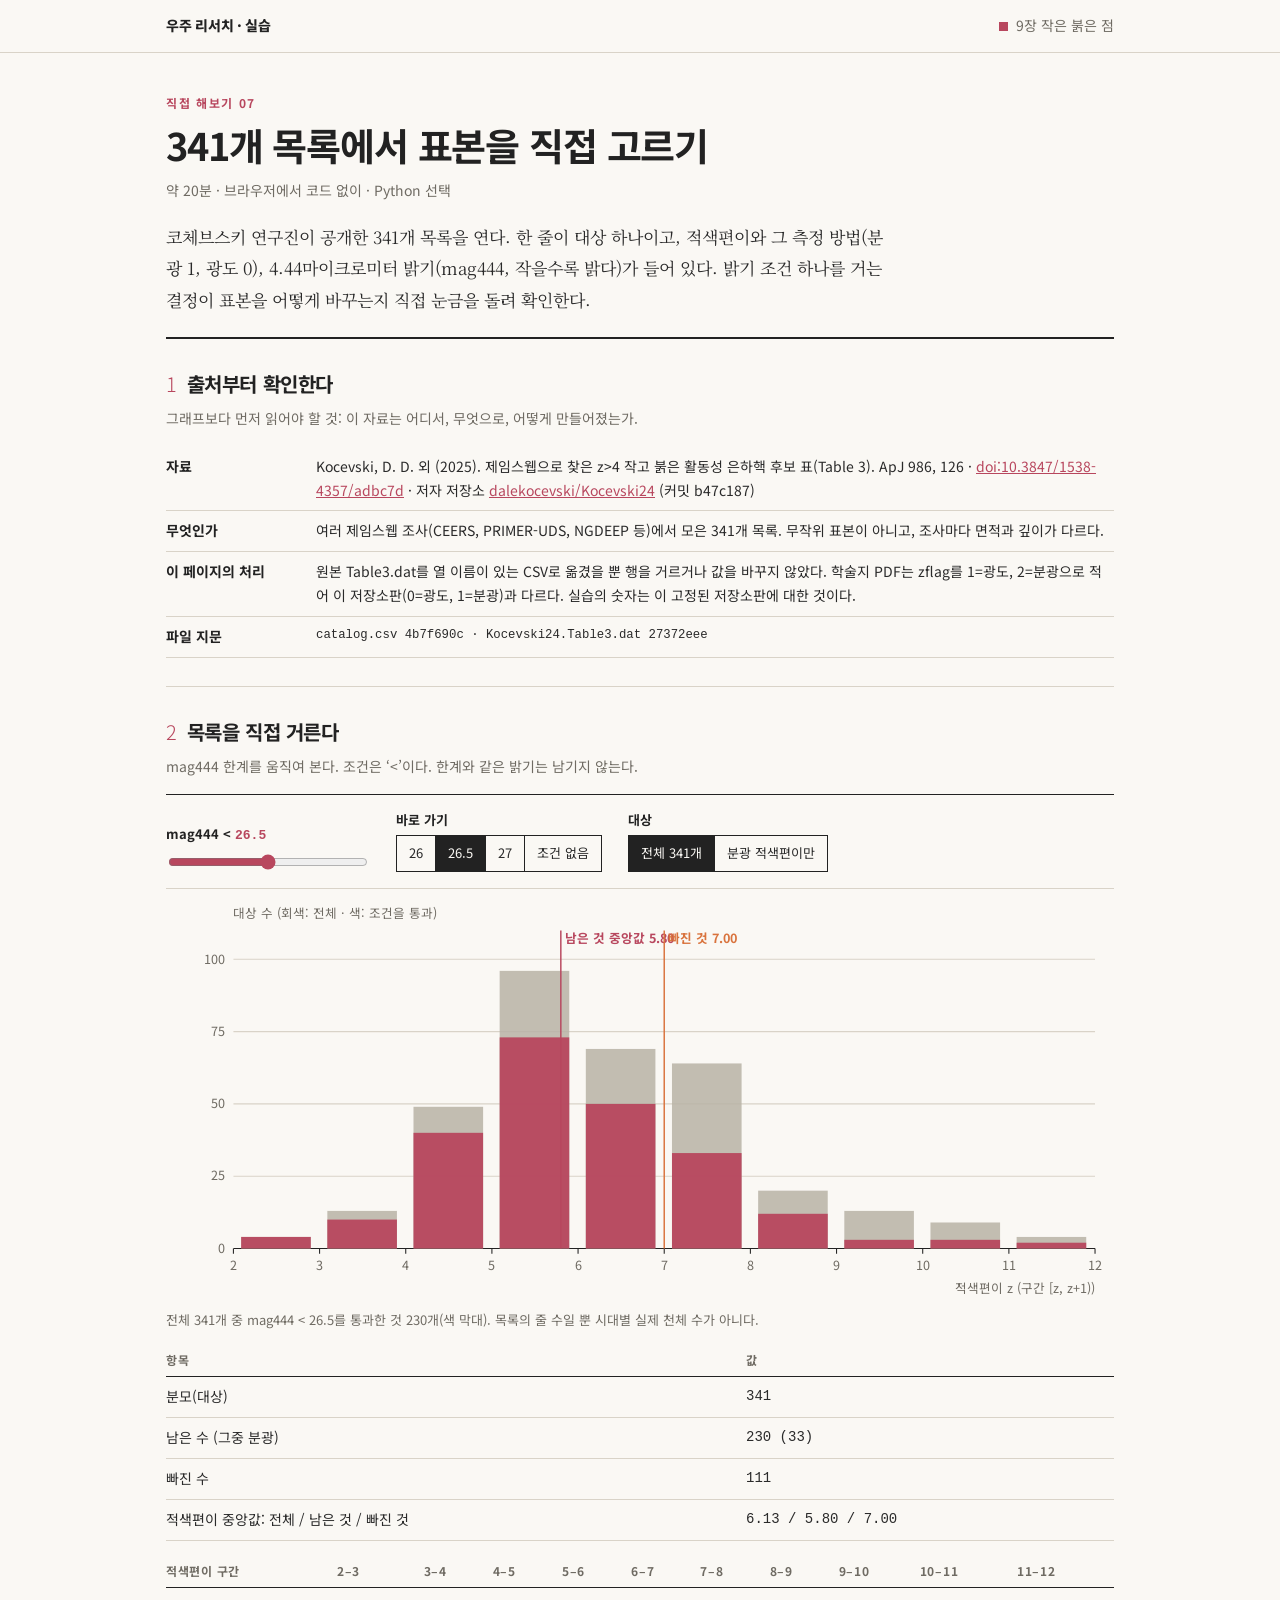
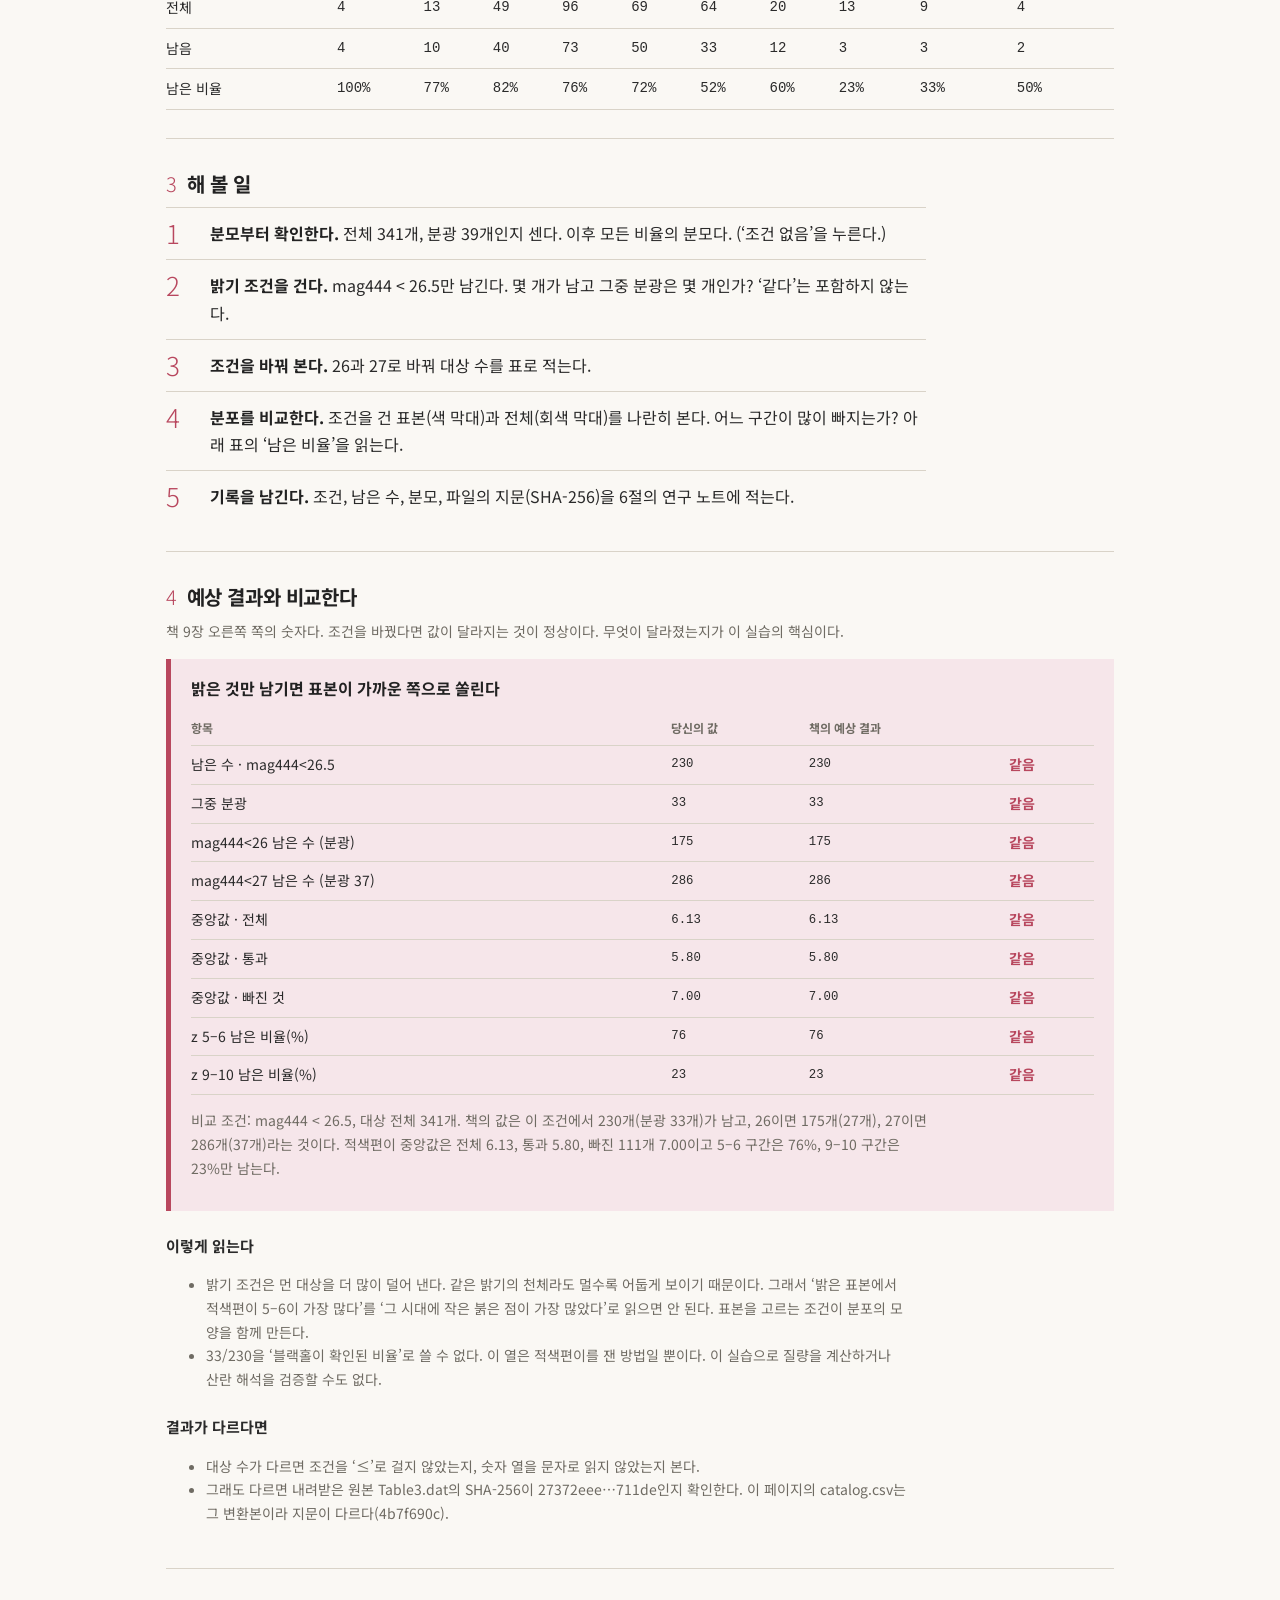
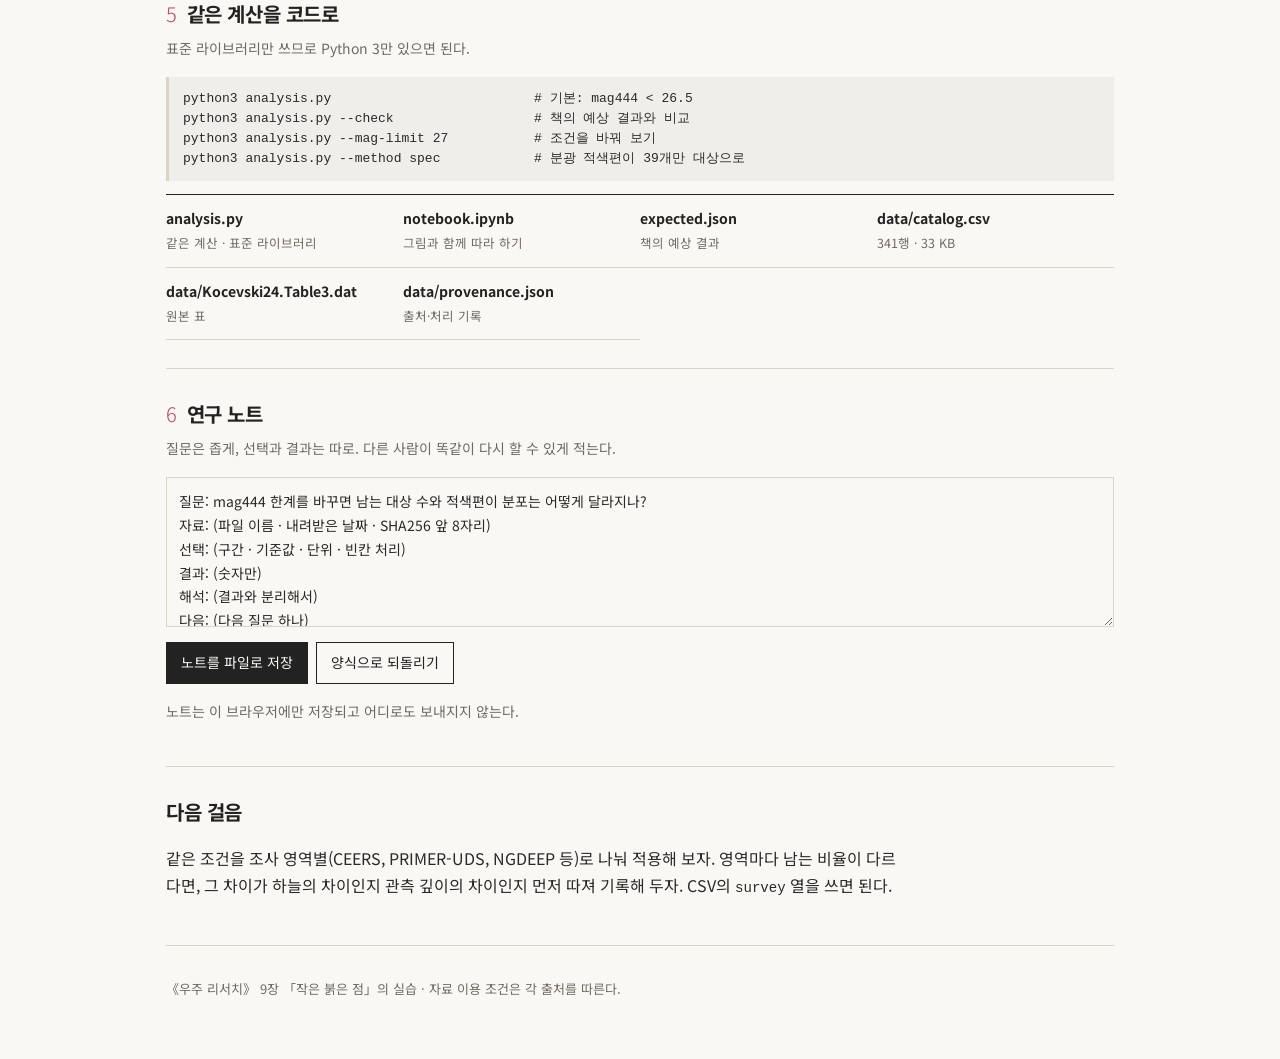
<file: lab09/index.html>
<!doctype html>
<html lang="ko">
<head>
<meta charset="utf-8">
<meta name="viewport" content="width=device-width, initial-scale=1">
<title>341개 목록에서 표본을 직접 고르기 · 우주 리서치 실습 09</title>
<link rel="stylesheet" href="https://fonts.googleapis.com/css2?family=Noto+Sans+KR:wght@300;400;500;700;800&family=Noto+Serif+KR:wght@400;600&display=swap">
<link rel="stylesheet" href="../assets/site.css">
<style>:root{--ch:#B8475E;--ch-tint:#F6E6EA}</style>
</head>
<body>
<header class="top"><div class="wrap"><a class="home" href="../index.html">우주 리서치 · 실습</a><span class="chap">9장 작은 붉은 점</span></div></header>
<main class="wrap">

<div class="hero">
 <div class="kick">직접 해보기 07</div>
 <h1>341개 목록에서 표본을 직접 고르기</h1>
 <div class="meta">약 20분 · 브라우저에서 코드 없이 · Python 선택</div>
 <p class="lede">코체브스키 연구진이 공개한 341개 목록을 연다. 한 줄이 대상 하나이고, 적색편이와 그 측정 방법(분광 1, 광도 0), 4.44마이크로미터 밝기(mag444, 작을수록 밝다)가 들어 있다. 밝기 조건 하나를 거는 결정이 표본을 어떻게 바꾸는지 직접 눈금을 돌려 확인한다.</p>
</div>

<section>
 <h2><span class="n">1</span>출처부터 확인한다</h2>
 <p class="sub">그래프보다 먼저 읽어야 할 것: 이 자료는 어디서, 무엇으로, 어떻게 만들어졌는가.</p>
 <table class="prov">
  <tr><td>자료</td><td>Kocevski, D. D. 외 (2025). 제임스웹으로 찾은 z&gt;4 작고 붉은 활동성 은하핵 후보 표(Table 3). ApJ 986, 126 · <a href="https://doi.org/10.3847/1538-4357/adbc7d">doi:10.3847/1538-4357/adbc7d</a> · 저자 저장소 <a href="https://github.com/dalekocevski/Kocevski24">dalekocevski/Kocevski24</a> (커밋 b47c187)</td></tr>
  <tr><td>무엇인가</td><td>여러 제임스웹 조사(CEERS, PRIMER-UDS, NGDEEP 등)에서 모은 341개 목록. 무작위 표본이 아니고, 조사마다 면적과 깊이가 다르다.</td></tr>
  <tr><td>이 페이지의 처리</td><td>원본 Table3.dat를 열 이름이 있는 CSV로 옮겼을 뿐 행을 거르거나 값을 바꾸지 않았다. 학술지 PDF는 zflag를 1=광도, 2=분광으로 적어 이 저장소판(0=광도, 1=분광)과 다르다. 실습의 숫자는 이 고정된 저장소판에 대한 것이다.</td></tr>
  <tr><td>파일 지문</td><td class="mono" id="hashes">—</td></tr>
 </table>
</section>

<section>
 <h2><span class="n">2</span>목록을 직접 거른다</h2>
 <p class="sub">mag444 한계를 움직여 본다. 조건은 ‘&lt;’이다. 한계와 같은 밝기는 남기지 않는다.</p>
 <div class="controls">
  <div class="ctl"><label for="lim">mag444 &lt; <span class="val" id="limv">26.5</span></label><input type="range" id="lim" min="24" max="29" step="0.1" value="26.5"></div>
  <div class="ctl"><label>바로 가기</label><div class="seg" id="pre"><button data-l="26">26</button><button data-l="26.5" class="on">26.5</button><button data-l="27">27</button><button data-l="99">조건 없음</button></div></div>
  <div class="ctl"><label>대상</label><div class="seg" id="meth"><button data-m="all" class="on">전체 341개</button><button data-m="spec">분광 적색편이만</button></div></div>
 </div>
 <div class="plot" id="plot"></div>
 <p class="caption" id="cap"></p>
 <table class="res" id="sum"></table>
 <div style="overflow-x:auto"><table class="res" id="bins" style="margin-top:14px"></table></div>
</section>

<section>
 <h2><span class="n">3</span>해 볼 일</h2>
 <ol class="steps">
  <li><span><b>분모부터 확인한다.</b> 전체 341개, 분광 39개인지 센다. 이후 모든 비율의 분모다. (‘조건 없음’을 누른다.)</span></li>
  <li><span><b>밝기 조건을 건다.</b> mag444 &lt; 26.5만 남긴다. 몇 개가 남고 그중 분광은 몇 개인가? ‘같다’는 포함하지 않는다.</span></li>
  <li><span><b>조건을 바꿔 본다.</b> 26과 27로 바꿔 대상 수를 표로 적는다.</span></li>
  <li><span><b>분포를 비교한다.</b> 조건을 건 표본(색 막대)과 전체(회색 막대)를 나란히 본다. 어느 구간이 많이 빠지는가? 아래 표의 ‘남은 비율’을 읽는다.</span></li>
  <li><span><b>기록을 남긴다.</b> 조건, 남은 수, 분모, 파일의 지문(SHA-256)을 6절의 연구 노트에 적는다.</span></li>
 </ol>
</section>

<section>
 <h2><span class="n">4</span>예상 결과와 비교한다</h2>
 <p class="sub">책 9장 오른쪽 쪽의 숫자다. 조건을 바꿨다면 값이 달라지는 것이 정상이다. 무엇이 달라졌는지가 이 실습의 핵심이다.</p>
 <div class="expect">
  <h3>밝은 것만 남기면 표본이 가까운 쪽으로 쏠린다</h3>
  <div id="cmp"></div>
  <p class="note">비교 조건: mag444 &lt; 26.5, 대상 전체 341개. 책의 값은 이 조건에서 230개(분광 33개)가 남고, 26이면 175개(27개), 27이면 286개(37개)라는 것이다. 적색편이 중앙값은 전체 6.13, 통과 5.80, 빠진 111개 7.00이고 5–6 구간은 76%, 9–10 구간은 23%만 남는다.</p>
 </div>
 <h3 style="margin-top:22px;font-size:15px">이렇게 읽는다</h3>
 <ul class="note">
  <li>밝기 조건은 먼 대상을 더 많이 덜어 낸다. 같은 밝기의 천체라도 멀수록 어둡게 보이기 때문이다. 그래서 ‘밝은 표본에서 적색편이 5–6이 가장 많다’를 ‘그 시대에 작은 붉은 점이 가장 많았다’로 읽으면 안 된다. 표본을 고르는 조건이 분포의 모양을 함께 만든다.</li>
  <li>33/230을 ‘블랙홀이 확인된 비율’로 쓸 수 없다. 이 열은 적색편이를 잰 방법일 뿐이다. 이 실습으로 질량을 계산하거나 산란 해석을 검증할 수도 없다.</li>
 </ul>
 <h3 style="margin-top:22px;font-size:15px">결과가 다르다면</h3>
 <ul class="note">
  <li>대상 수가 다르면 조건을 ‘≤’로 걸지 않았는지, 숫자 열을 문자로 읽지 않았는지 본다.</li>
  <li>그래도 다르면 내려받은 원본 Table3.dat의 SHA-256이 27372eee…711de인지 확인한다. 이 페이지의 catalog.csv는 그 변환본이라 지문이 다르다(4b7f690c).</li>
 </ul>
</section>

<section>
 <h2><span class="n">5</span>같은 계산을 코드로</h2>
 <p class="sub">표준 라이브러리만 쓰므로 Python 3만 있으면 된다.</p>
<pre>python3 analysis.py                          # 기본: mag444 &lt; 26.5
python3 analysis.py --check                  # 책의 예상 결과와 비교
python3 analysis.py --mag-limit 27           # 조건을 바꿔 보기
python3 analysis.py --method spec            # 분광 적색편이 39개만 대상으로</pre>
 <div class="files">
  <a href="analysis.py" download><b>analysis.py</b><span>같은 계산 · 표준 라이브러리</span></a>
  <a href="notebook.ipynb" download><b>notebook.ipynb</b><span>그림과 함께 따라 하기</span></a>
  <a href="expected.json" download><b>expected.json</b><span>책의 예상 결과</span></a>
  <a href="data/catalog.csv" download><b>data/catalog.csv</b><span>341행 · 33 KB</span></a>
  <a href="data/Kocevski24.Table3.dat" download><b>data/Kocevski24.Table3.dat</b><span>원본 표</span></a>
  <a href="data/provenance.json" download><b>data/provenance.json</b><span>출처·처리 기록</span></a>
 </div>
</section>

<section>
 <h2><span class="n">6</span>연구 노트</h2>
 <p class="sub">질문은 좁게, 선택과 결과는 따로. 다른 사람이 똑같이 다시 할 수 있게 적는다.</p>
 <div id="note"></div>
</section>

<section>
 <h2>다음 걸음</h2>
 <p>같은 조건을 조사 영역별(CEERS, PRIMER-UDS, NGDEEP 등)로 나눠 적용해 보자. 영역마다 남는 비율이 다르다면, 그 차이가 하늘의 차이인지 관측 깊이의 차이인지 먼저 따져 기록해 두자. CSV의 <span class="mono">survey</span> 열을 쓰면 된다.</p>
</section>
</main>
<footer><div class="wrap">《우주 리서치》 9장 「작은 붉은 점」의 실습 · 자료 이용 조건은 각 출처를 따른다.</div></footer>

<script src="../assets/lab.js"></script>
<script>
const BINS = [2,3,4,5,6,7,8,9,10,11];
const EXP = {n26:175, s26:27, n265:230, s265:33, n27:286, s27:37, ma:6.13, mk:5.80, md:7.00, p5:76, p9:23};
const state = {lim:26.5, meth:"all"};
let rows = [];

async function sha8(url){
  const buf = await (await fetch(url)).arrayBuffer();
  if (!crypto.subtle) return "—";
  const h = await crypto.subtle.digest("SHA-256", buf);
  return [...new Uint8Array(h)].slice(0,4).map(b=>b.toString(16).padStart(2,"0")).join("");
}
const median = v => { v=[...v].sort((a,b)=>a-b); const n=v.length; return n? (n%2? v[(n-1)/2] : (v[n/2-1]+v[n/2])/2) : null; };
function analyse(lim, meth){
  const base = rows.filter(r=>meth==="all" || r.flag===1);
  const kept = base.filter(r=>r.mag<lim), out = base.filter(r=>!(r.mag<lim));
  const bins = BINS.map(b=>{
    const a = base.filter(r=>Math.floor(r.z)===b).length, k = kept.filter(r=>Math.floor(r.z)===b).length;
    return {b, all:a, kept:k, pct:a? Math.round(100*k/a) : null};
  });
  return {base, kept, out, bins, spec:kept.filter(r=>r.flag===1).length,
          ma:median(base.map(r=>r.z)), mk:median(kept.map(r=>r.z)), md:median(out.map(r=>r.z))};
}
function draw(){
  const a = analyse(state.lim, state.meth);
  const maxn = Math.max(...a.bins.map(x=>x.all));
  const vl = [];
  if (a.mk!=null && a.out.length) { vl.push({x:a.mk, label:"남은 것 중앙값 "+Lab.fmt(a.mk,2), color:"#B8475E"}); vl.push({x:a.md, label:"빠진 것 "+Lab.fmt(a.md,2), color:"#D9733D"}); }
  Lab.plot("#plot", {
    series:[
      {type:"bars", x:BINS.map(b=>b+.5), y:a.bins.map(x=>x.all), color:"#B9B3A6", barWidth:.82, opacity:.85},
      {type:"bars", x:BINS.map(b=>b+.5), y:a.bins.map(x=>x.kept), color:"#B8475E", barWidth:.82, opacity:.95}],
    xmin:2, xmax:12, ymin:0, ymax:Math.ceil(maxn/20)*20+10, xticks:10, vlines:vl,
    xlabel:"적색편이 z (구간 [z, z+1))", ylabel:"대상 수 (회색: 전체 · 색: 조건을 통과)"
  });
  const tgt = state.meth==="all" ? "전체" : "분광 적색편이만";
  document.querySelector("#cap").textContent = `${tgt} ${a.base.length}개 중 mag444 < ${Lab.fmt(state.lim,1)}를 통과한 것 ${a.kept.length}개(색 막대). 목록의 줄 수일 뿐 시대별 실제 천체 수가 아니다.`;
  document.querySelector("#sum").innerHTML =
    `<tr><th>항목</th><th>값</th></tr>
     <tr><td>분모(대상)</td><td class="num">${a.base.length}</td></tr>
     <tr><td>남은 수 (그중 분광)</td><td class="num">${a.kept.length} (${a.spec})</td></tr>
     <tr><td>빠진 수</td><td class="num">${a.out.length}</td></tr>
     <tr><td>적색편이 중앙값: 전체 / 남은 것 / 빠진 것</td><td class="num">${Lab.fmt(a.ma,2)} / ${Lab.fmt(a.mk,2)} / ${Lab.fmt(a.md,2)}</td></tr>`;
  document.querySelector("#bins").innerHTML =
    `<tr><th>적색편이 구간</th>${a.bins.map(x=>`<th>${x.b}–${x.b+1}</th>`).join("")}</tr>
     <tr><td>전체</td>${a.bins.map(x=>`<td class="num">${x.all}</td>`).join("")}</tr>
     <tr><td>남음</td>${a.bins.map(x=>`<td class="num">${x.kept}</td>`).join("")}</tr>
     <tr><td>남은 비율</td>${a.bins.map(x=>`<td class="num">${x.pct==null?"—":x.pct+"%"}</td>`).join("")}</tr>`;
  // 비교표는 항상 책의 조건(전체 대상)으로 계산해 ‘당신의 값’을 보이되, 조건을 바꾸면 현재 조건 값을 쓴다.
  const cur = a, c26 = analyse(26,"all"), c265 = analyse(26.5,"all"), c27 = analyse(27,"all");
  const lim = state.lim, same = (x)=>Math.abs(lim-x)<1e-9 && state.meth==="all";
  const rowsC = [
    {label:`남은 수 · mag444<${Lab.fmt(lim,1)}`, mine:cur.kept.length, expected:EXP.n265, tol:0, digits:0},
    {label:"그중 분광", mine:cur.spec, expected:EXP.s265, tol:0, digits:0},
    {label:"mag444<26 남은 수 (분광)", mine:c26.kept.length, expected:EXP.n26, tol:0, digits:0},
    {label:"mag444<27 남은 수 (분광 37)", mine:c27.kept.length, expected:EXP.n27, tol:0, digits:0},
    {label:"중앙값 · 전체", mine:cur.ma, expected:EXP.ma, tol:.005, digits:2},
    {label:"중앙값 · 통과", mine:cur.mk, expected:EXP.mk, tol:.005, digits:2},
    {label:"중앙값 · 빠진 것", mine:cur.md, expected:EXP.md, tol:.005, digits:2},
    {label:"z 5–6 남은 비율(%)", mine:cur.bins[3].pct, expected:EXP.p5, tol:0, digits:0},
    {label:"z 9–10 남은 비율(%)", mine:cur.bins[7].pct, expected:EXP.p9, tol:0, digits:0}
  ];
  Lab.compare("#cmp", rowsC);
}
function setLim(v){ state.lim=v; document.querySelector("#lim").value=Math.min(29,Math.max(24,v)); document.querySelector("#limv").textContent = v>=99?"∞":Lab.fmt(v,1); draw(); }
(async()=>{
  const raw = await Lab.csv("data/catalog.csv");
  rows = raw.map(r=>({survey:r.survey, z:+r.zbest, flag:+r.zflag, mag:+r.mag444}));
  document.querySelector("#lim").oninput = e=>{ state.lim=+e.target.value; document.querySelector("#limv").textContent=Lab.fmt(state.lim,1);
    document.querySelectorAll("#pre button").forEach(x=>x.classList.toggle("on", +x.dataset.l===state.lim)); draw(); };
  document.querySelectorAll("#pre button").forEach(b=>b.onclick=()=>{
    document.querySelectorAll("#pre button").forEach(x=>x.classList.remove("on")); b.classList.add("on"); setLim(+b.dataset.l); });
  document.querySelectorAll("#meth button").forEach(b=>b.onclick=()=>{
    document.querySelectorAll("#meth button").forEach(x=>x.classList.remove("on")); b.classList.add("on"); state.meth=b.dataset.m; draw(); });
  draw();
  const [h1,h2] = await Promise.all([sha8("data/catalog.csv"), sha8("data/Kocevski24.Table3.dat")]);
  document.querySelector("#hashes").textContent = `catalog.csv ${h1} · Kocevski24.Table3.dat ${h2}`;
  Lab.notebook("#note", "lab09", Lab.NOTE("mag444 한계를 바꾸면 남는 대상 수와 적색편이 분포는 어떻게 달라지나?"));
})();
</script>
</body>
</html>
</file>
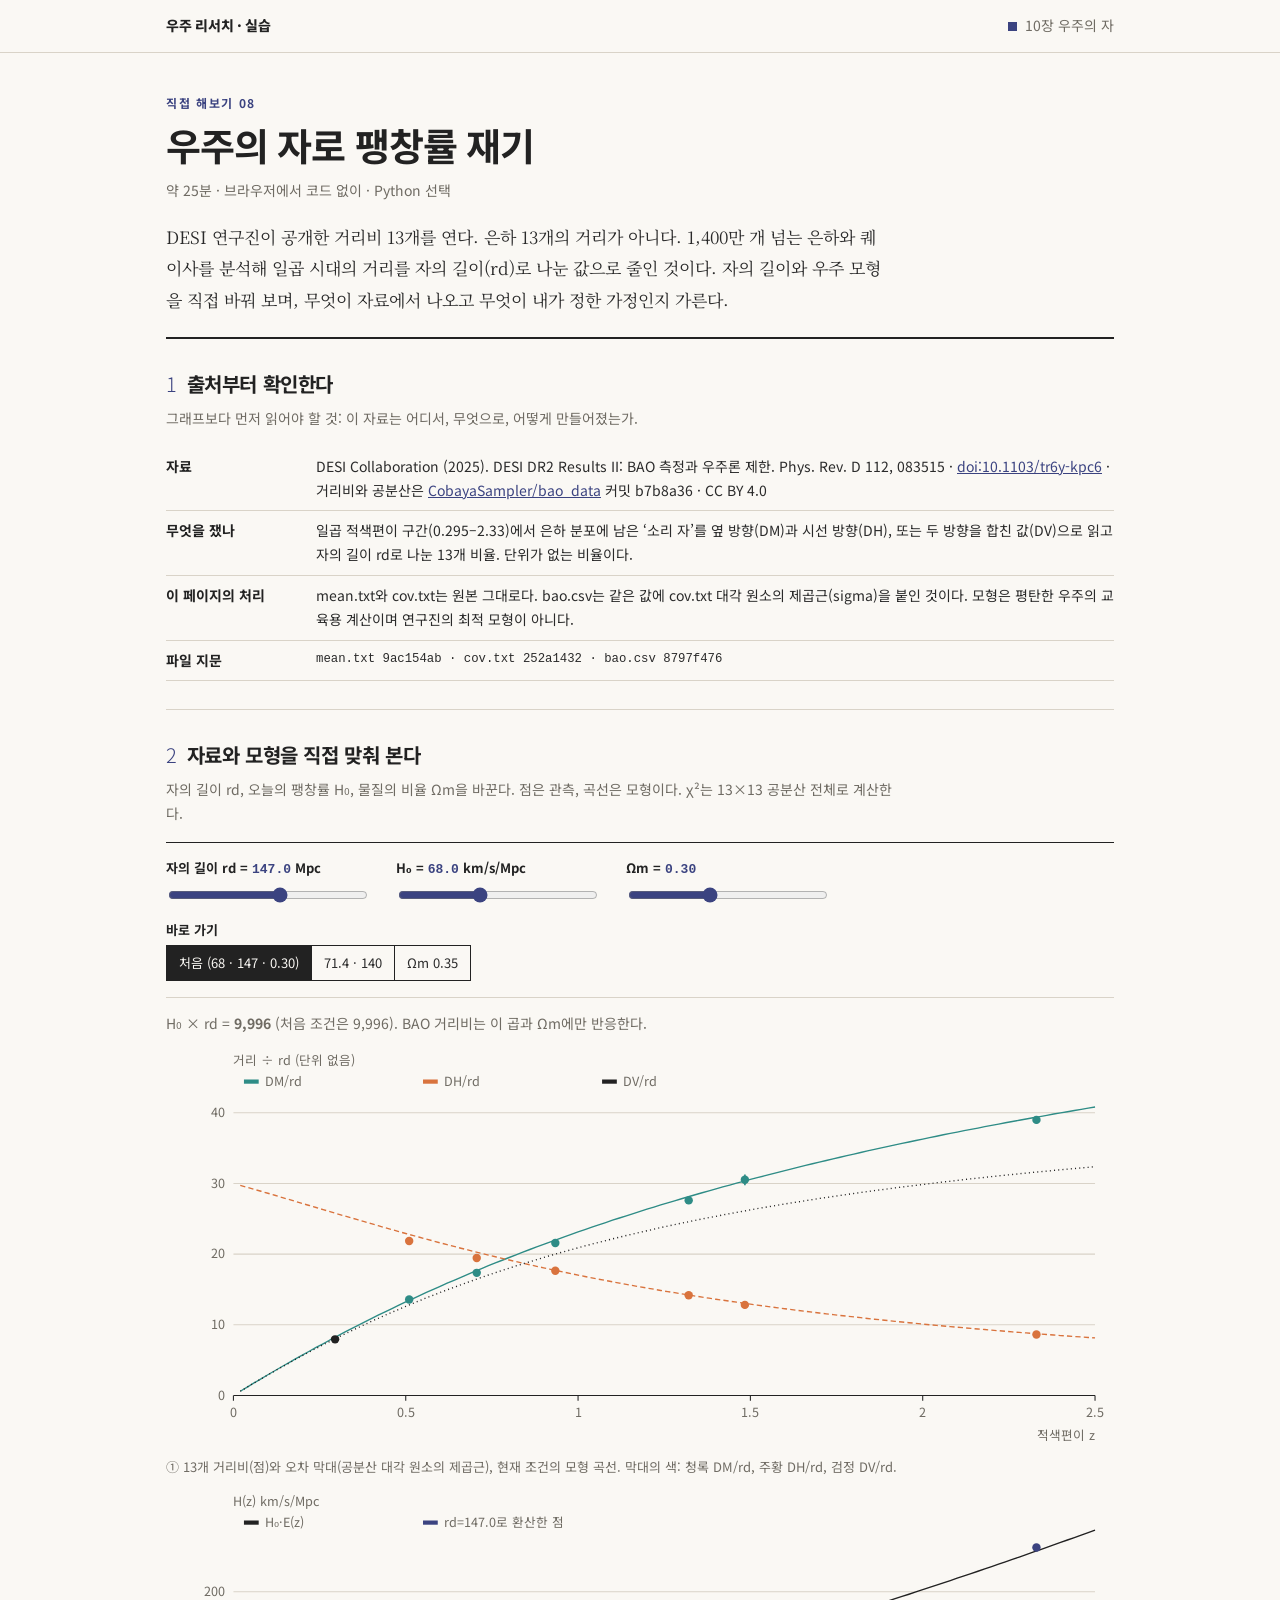
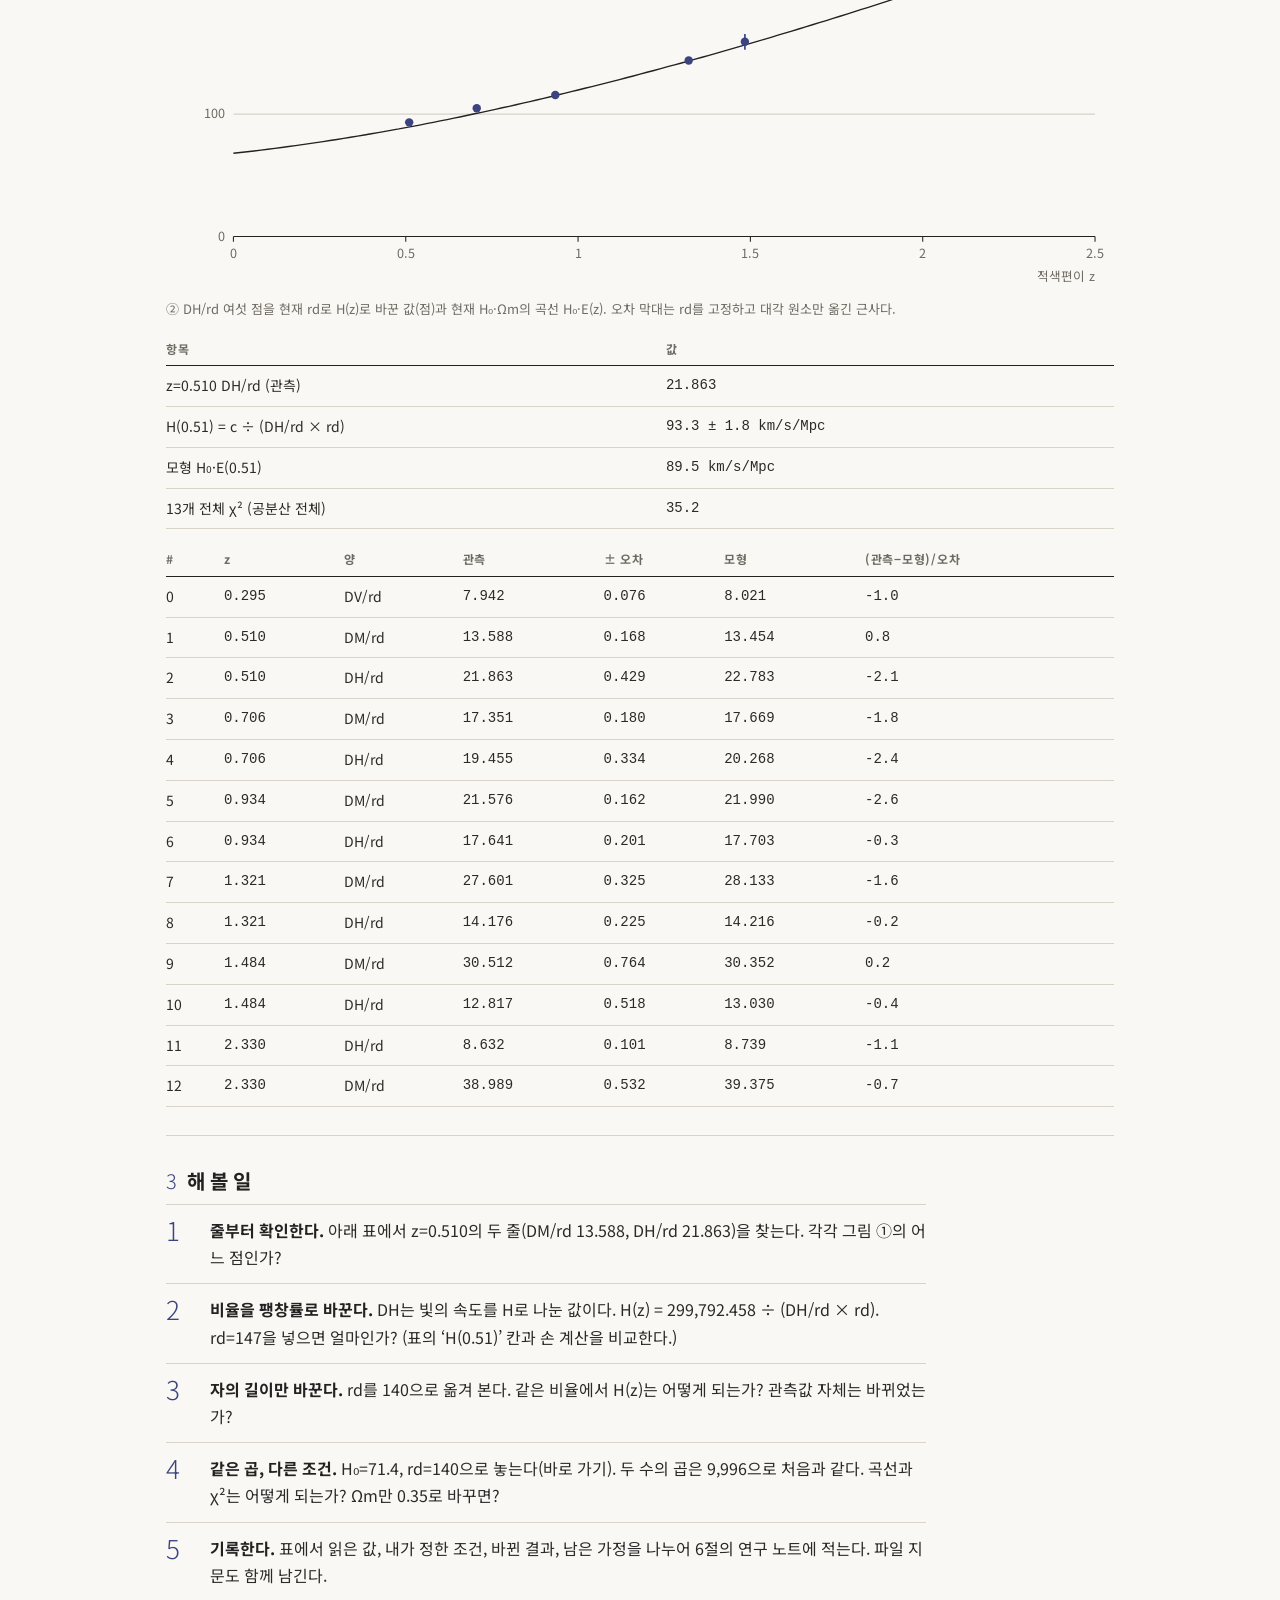
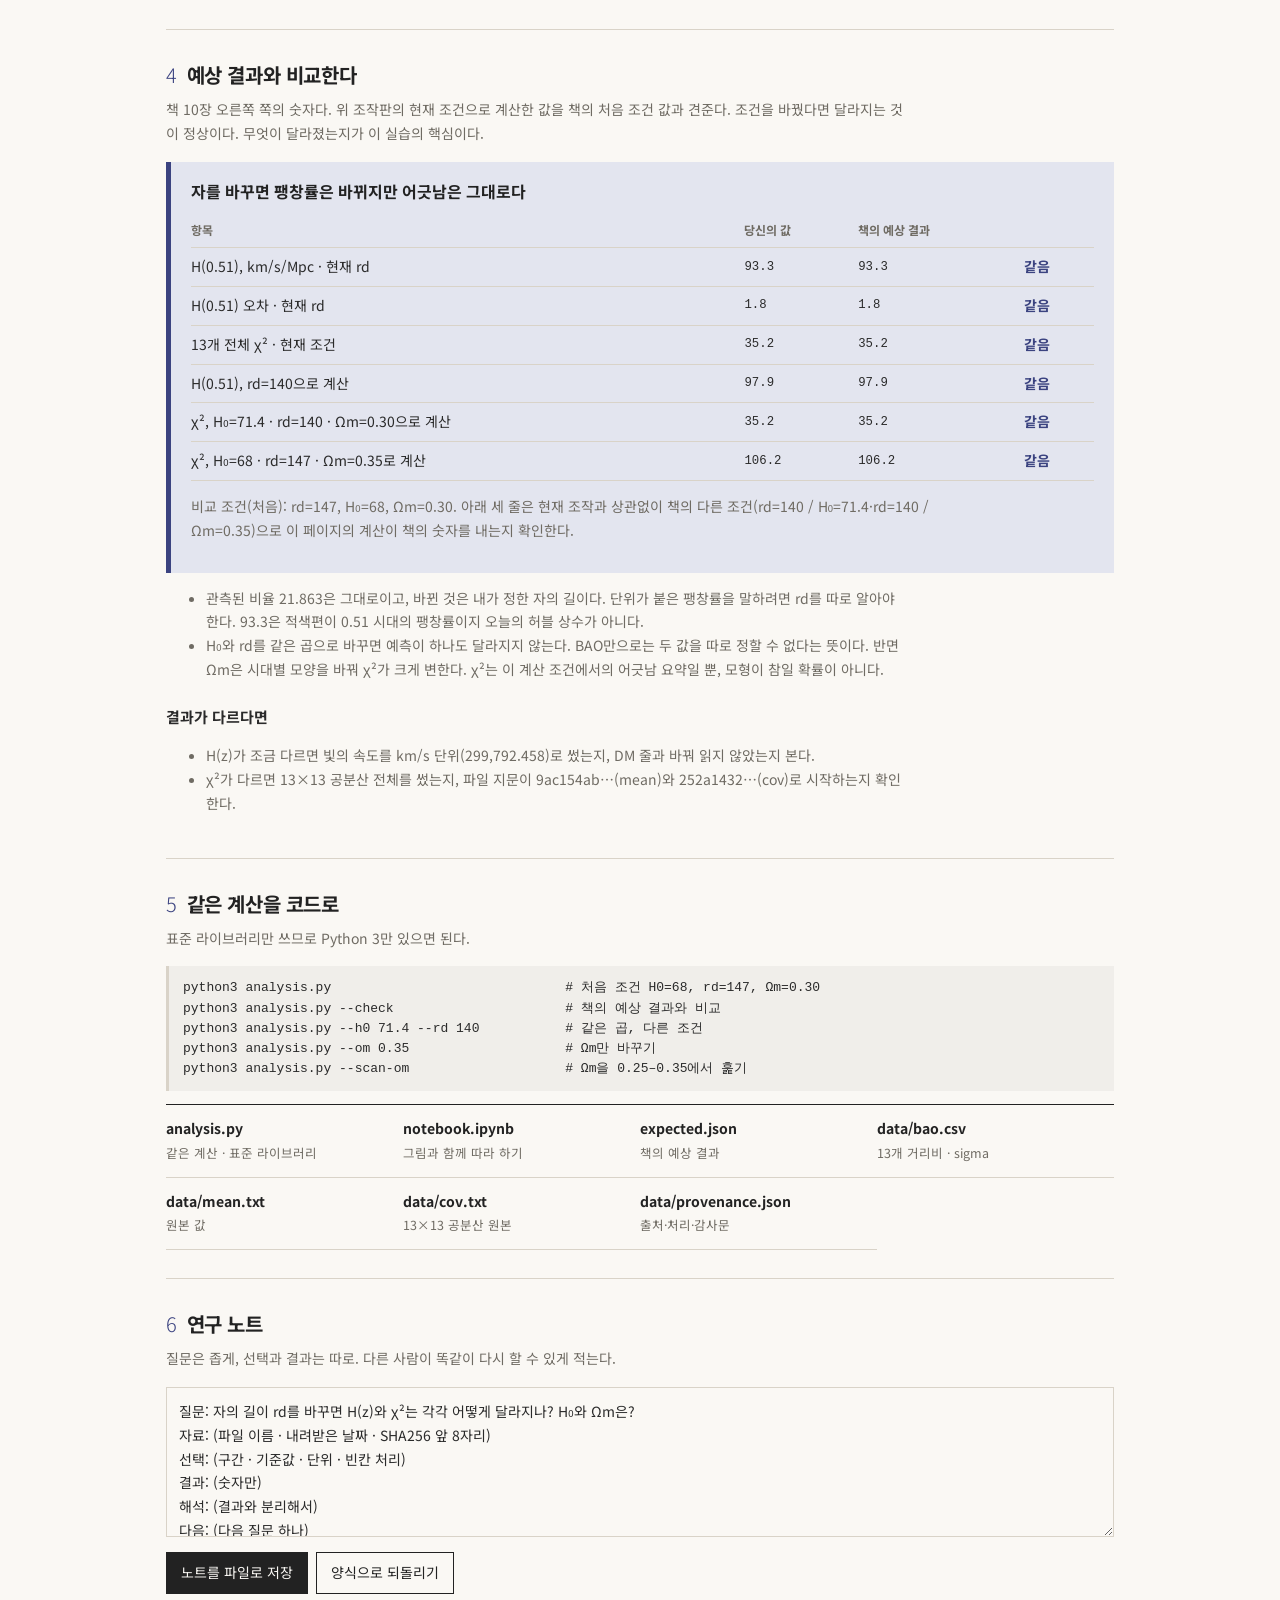
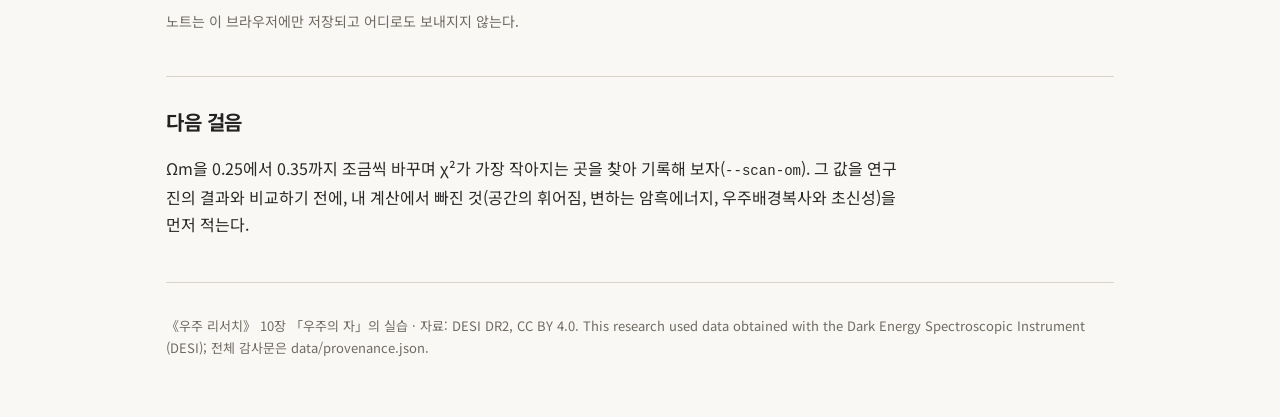
<file: lab10/index.html>
<!doctype html>
<html lang="ko">
<head>
<meta charset="utf-8">
<meta name="viewport" content="width=device-width, initial-scale=1">
<title>우주의 자로 팽창률 재기 · 우주 리서치 실습 10</title>
<link rel="stylesheet" href="https://fonts.googleapis.com/css2?family=Noto+Sans+KR:wght@300;400;500;700;800&family=Noto+Serif+KR:wght@400;600&display=swap">
<link rel="stylesheet" href="../assets/site.css">
<style>:root{--ch:#3B4380;--ch-tint:#E3E5EF}@media (prefers-color-scheme:dark){:root:not([data-theme="light"]){--ch:#9AA6E0;--ch-tint:#23273A}}
</style>
</head>
<body>
<header class="top"><div class="wrap"><a class="home" href="../index.html">우주 리서치 · 실습</a><span class="chap">10장 우주의 자</span></div></header>
<main class="wrap">

<div class="hero">
 <div class="kick">직접 해보기 08</div>
 <h1>우주의 자로 팽창률 재기</h1>
 <div class="meta">약 25분 · 브라우저에서 코드 없이 · Python 선택</div>
 <p class="lede">DESI 연구진이 공개한 거리비 13개를 연다. 은하 13개의 거리가 아니다. 1,400만 개 넘는 은하와 퀘이사를 분석해 일곱 시대의 거리를 자의 길이(rd)로 나눈 값으로 줄인 것이다. 자의 길이와 우주 모형을 직접 바꿔 보며, 무엇이 자료에서 나오고 무엇이 내가 정한 가정인지 가른다.</p>
</div>

<section>
 <h2><span class="n">1</span>출처부터 확인한다</h2>
 <p class="sub">그래프보다 먼저 읽어야 할 것: 이 자료는 어디서, 무엇으로, 어떻게 만들어졌는가.</p>
 <table class="prov">
  <tr><td>자료</td><td>DESI Collaboration (2025). DESI DR2 Results II: BAO 측정과 우주론 제한. Phys. Rev. D 112, 083515 · <a href="https://doi.org/10.1103/tr6y-kpc6">doi:10.1103/tr6y-kpc6</a> · 거리비와 공분산은 <a href="https://github.com/CobayaSampler/bao_data">CobayaSampler/bao_data</a> 커밋 b7b8a36 · CC BY 4.0</td></tr>
  <tr><td>무엇을 쟀나</td><td>일곱 적색편이 구간(0.295–2.33)에서 은하 분포에 남은 ‘소리 자’를 옆 방향(DM)과 시선 방향(DH), 또는 두 방향을 합친 값(DV)으로 읽고 자의 길이 rd로 나눈 13개 비율. 단위가 없는 비율이다.</td></tr>
  <tr><td>이 페이지의 처리</td><td>mean.txt와 cov.txt는 원본 그대로다. bao.csv는 같은 값에 cov.txt 대각 원소의 제곱근(sigma)을 붙인 것이다. 모형은 평탄한 우주의 교육용 계산이며 연구진의 최적 모형이 아니다.</td></tr>
  <tr><td>파일 지문</td><td class="mono" id="hashes">—</td></tr>
 </table>
</section>

<section>
 <h2><span class="n">2</span>자료와 모형을 직접 맞춰 본다</h2>
 <p class="sub">자의 길이 rd, 오늘의 팽창률 H₀, 물질의 비율 Ωm을 바꾼다. 점은 관측, 곡선은 모형이다. χ²는 13×13 공분산 전체로 계산한다.</p>
 <div class="controls">
  <div class="ctl"><label for="rd">자의 길이 rd = <span class="val" id="rdv">147</span> Mpc</label><input type="range" id="rd" min="130" max="160" step="0.5" value="147"></div>
  <div class="ctl"><label for="h0">H₀ = <span class="val" id="h0v">68.0</span> km/s/Mpc</label><input type="range" id="h0" min="60" max="80" step="0.1" value="68"></div>
  <div class="ctl"><label for="om">Ωm = <span class="val" id="omv">0.30</span></label><input type="range" id="om" min="0.20" max="0.45" step="0.01" value="0.30"></div>
  <div class="ctl"><label>바로 가기</label><div class="seg" id="pre"><button data-p="68,147,.3" class="on">처음 (68 · 147 · 0.30)</button><button data-p="71.4,140,.3">71.4 · 140</button><button data-p="68,147,.35">Ωm 0.35</button></div></div>
 </div>
 <p class="note" id="prod" style="margin-top:6px"></p>
 <div class="plot" id="plotA"></div>
 <p class="caption">① 13개 거리비(점)와 오차 막대(공분산 대각 원소의 제곱근), 현재 조건의 모형 곡선. 막대의 색: 청록 DM/rd, 주황 DH/rd, 검정 DV/rd.</p>
 <div class="plot" id="plotB"></div>
 <p class="caption">② DH/rd 여섯 점을 현재 rd로 H(z)로 바꾼 값(점)과 현재 H₀·Ωm의 곡선 H₀·E(z). 오차 막대는 rd를 고정하고 대각 원소만 옮긴 근사다.</p>
 <table class="res" id="sum"></table>
 <div style="overflow-x:auto"><table class="res" id="rowsT" style="margin-top:14px"></table></div>
</section>

<section>
 <h2><span class="n">3</span>해 볼 일</h2>
 <ol class="steps">
  <li><span><b>줄부터 확인한다.</b> 아래 표에서 z=0.510의 두 줄(DM/rd 13.588, DH/rd 21.863)을 찾는다. 각각 그림 ①의 어느 점인가?</span></li>
  <li><span><b>비율을 팽창률로 바꾼다.</b> DH는 빛의 속도를 H로 나눈 값이다. H(z) = 299,792.458 ÷ (DH/rd × rd). rd=147을 넣으면 얼마인가? (표의 ‘H(0.51)’ 칸과 손 계산을 비교한다.)</span></li>
  <li><span><b>자의 길이만 바꾼다.</b> rd를 140으로 옮겨 본다. 같은 비율에서 H(z)는 어떻게 되는가? 관측값 자체는 바뀌었는가?</span></li>
  <li><span><b>같은 곱, 다른 조건.</b> H₀=71.4, rd=140으로 놓는다(바로 가기). 두 수의 곱은 9,996으로 처음과 같다. 곡선과 χ²는 어떻게 되는가? Ωm만 0.35로 바꾸면?</span></li>
  <li><span><b>기록한다.</b> 표에서 읽은 값, 내가 정한 조건, 바뀐 결과, 남은 가정을 나누어 6절의 연구 노트에 적는다. 파일 지문도 함께 남긴다.</span></li>
 </ol>
</section>

<section>
 <h2><span class="n">4</span>예상 결과와 비교한다</h2>
 <p class="sub">책 10장 오른쪽 쪽의 숫자다. 위 조작판의 현재 조건으로 계산한 값을 책의 처음 조건 값과 견준다. 조건을 바꿨다면 달라지는 것이 정상이다. 무엇이 달라졌는지가 이 실습의 핵심이다.</p>
 <div class="expect">
  <h3>자를 바꾸면 팽창률은 바뀌지만 어긋남은 그대로다</h3>
  <div id="cmp"></div>
  <p class="note">비교 조건(처음): rd=147, H₀=68, Ωm=0.30. 아래 세 줄은 현재 조작과 상관없이 책의 다른 조건(rd=140 / H₀=71.4·rd=140 / Ωm=0.35)으로 이 페이지의 계산이 책의 숫자를 내는지 확인한다.</p>
 </div>
 <ul class="note" style="margin-top:14px">
  <li>관측된 비율 21.863은 그대로이고, 바뀐 것은 내가 정한 자의 길이다. 단위가 붙은 팽창률을 말하려면 rd를 따로 알아야 한다. 93.3은 적색편이 0.51 시대의 팽창률이지 오늘의 허블 상수가 아니다.</li>
  <li>H₀와 rd를 같은 곱으로 바꾸면 예측이 하나도 달라지지 않는다. BAO만으로는 두 값을 따로 정할 수 없다는 뜻이다. 반면 Ωm은 시대별 모양을 바꿔 χ²가 크게 변한다. χ²는 이 계산 조건에서의 어긋남 요약일 뿐, 모형이 참일 확률이 아니다.</li>
 </ul>
 <h3 style="margin-top:22px;font-size:15px">결과가 다르다면</h3>
 <ul class="note">
  <li>H(z)가 조금 다르면 빛의 속도를 km/s 단위(299,792.458)로 썼는지, DM 줄과 바꿔 읽지 않았는지 본다.</li>
  <li>χ²가 다르면 13×13 공분산 전체를 썼는지, 파일 지문이 9ac154ab…(mean)와 252a1432…(cov)로 시작하는지 확인한다.</li>
 </ul>
</section>

<section>
 <h2><span class="n">5</span>같은 계산을 코드로</h2>
 <p class="sub">표준 라이브러리만 쓰므로 Python 3만 있으면 된다.</p>
<pre>python3 analysis.py                              # 처음 조건 H0=68, rd=147, Ωm=0.30
python3 analysis.py --check                      # 책의 예상 결과와 비교
python3 analysis.py --h0 71.4 --rd 140           # 같은 곱, 다른 조건
python3 analysis.py --om 0.35                    # Ωm만 바꾸기
python3 analysis.py --scan-om                    # Ωm을 0.25–0.35에서 훑기</pre>
 <div class="files">
  <a href="analysis.py" download><b>analysis.py</b><span>같은 계산 · 표준 라이브러리</span></a>
  <a href="notebook.ipynb" download><b>notebook.ipynb</b><span>그림과 함께 따라 하기</span></a>
  <a href="expected.json" download><b>expected.json</b><span>책의 예상 결과</span></a>
  <a href="data/bao.csv" download><b>data/bao.csv</b><span>13개 거리비 · sigma</span></a>
  <a href="data/mean.txt" download><b>data/mean.txt</b><span>원본 값</span></a>
  <a href="data/cov.txt" download><b>data/cov.txt</b><span>13×13 공분산 원본</span></a>
  <a href="data/provenance.json" download><b>data/provenance.json</b><span>출처·처리·감사문</span></a>
 </div>
</section>

<section>
 <h2><span class="n">6</span>연구 노트</h2>
 <p class="sub">질문은 좁게, 선택과 결과는 따로. 다른 사람이 똑같이 다시 할 수 있게 적는다.</p>
 <div id="note"></div>
</section>

<section>
 <h2>다음 걸음</h2>
 <p>Ωm을 0.25에서 0.35까지 조금씩 바꾸며 χ²가 가장 작아지는 곳을 찾아 기록해 보자(<span class="mono">--scan-om</span>). 그 값을 연구진의 결과와 비교하기 전에, 내 계산에서 빠진 것(공간의 휘어짐, 변하는 암흑에너지, 우주배경복사와 초신성)을 먼저 적는다.</p>
</section>
</main>
<footer><div class="wrap">《우주 리서치》 10장 「우주의 자」의 실습 · 자료: DESI DR2, CC BY 4.0. This research used data obtained with the Dark Energy Spectroscopic Instrument (DESI); 전체 감사문은 data/provenance.json.</div></footer>

<script src="../assets/lab.js"></script>
<script>
const C = 299792.458;
const E = (z,om)=>Math.sqrt(om*(1+z)**3+1-om);
function integ(z,om,n=400){ if(z<=0) return 0; const h=z/n; let s=0; for(let i=0;i<=n;i++) s+=(i===0||i===n?1:i%2?4:2)/E(i*h,om); return h/3*s; }
function model(q,z,om,h0,rd){ const s=C/(h0*rd), dm=s*integ(z,om), dh=s/E(z,om);
  return q==="DM_over_rs"?dm : q==="DH_over_rs"?dh : Math.cbrt(z*dm*dm*dh); }
function solve(a,b){ const n=b.length, m=a.map((r,i)=>[...r,b[i]]);
  for(let i=0;i<n;i++){ let p=i; for(let r=i+1;r<n;r++) if(Math.abs(m[r][i])>Math.abs(m[p][i])) p=r; [m[i],m[p]]=[m[p],m[i]];
    for(let r=i+1;r<n;r++){ const f=m[r][i]/m[i][i]; for(let c=i;c<=n;c++) m[r][c]-=f*m[i][c]; } }
  const x=Array(n).fill(0); for(let i=n-1;i>=0;i--){ let s=m[i][n]; for(let c=i+1;c<n;c++) s-=m[i][c]*x[c]; x[i]=s/m[i][i]; } return x; }
let rows=[], cov=[];
const chi2 = (om,h0,rd)=>{ const d=rows.map(r=>r.v-model(r.q,r.z,om,h0,rd)); return solve(cov,d).reduce((s,x,i)=>s+x*d[i],0); };
const Hat = (r,rd)=>({h:C/(r.v*rd), e:C/(r.v*rd)*r.s/r.v});
const state = {rd:147, h0:68, om:0.30};
const COL = {DM_over_rs:"#2E8C86", DH_over_rs:"#D9733D", DV_over_rs:"#222"};
const QN = {DM_over_rs:"DM/rd", DH_over_rs:"DH/rd", DV_over_rs:"DV/rd"};

async function sha8(url){
  const buf = await (await fetch(url)).arrayBuffer();
  if (!crypto.subtle) return "—";
  const h = await crypto.subtle.digest("SHA-256", buf);
  return [...new Uint8Array(h)].slice(0,4).map(b=>b.toString(16).padStart(2,"0")).join("");
}
function draw(){
  const {rd,h0,om} = state;
  document.querySelector("#rdv").textContent = Lab.fmt(rd,1);
  document.querySelector("#h0v").textContent = Lab.fmt(h0,1);
  document.querySelector("#omv").textContent = Lab.fmt(om,2);
  document.querySelector("#prod").innerHTML = `H₀ × rd = <b>${Lab.fmt(h0*rd,0)}</b> (처음 조건은 9,996). BAO 거리비는 이 곱과 Ωm에만 반응한다.`;
  const zs = Array.from({length:125},(_,i)=>0.02+i*0.02);
  const ser = [];
  for (const q of Object.keys(COL)) ser.push({x:zs, y:zs.map(z=>model(q,z,om,h0,rd)), color:COL[q], width:1.3, dash:q==="DH_over_rs"?"5 3":q==="DV_over_rs"?"1 3":"", label:QN[q]});
  for (const r of rows) ser.push({x:[r.z,r.z], y:[r.v-r.s,r.v+r.s], color:COL[r.q], width:1.6});
  for (const q of Object.keys(COL)) { const p=rows.filter(r=>r.q===q); ser.push({type:"dots", x:p.map(r=>r.z), y:p.map(r=>r.v), color:COL[q], r:4, opacity:1}); }
  Lab.plot("#plotA", {series:ser, xmin:0, xmax:2.5, ymin:0, ymax:45, xlabel:"적색편이 z", ylabel:"거리 ÷ rd (단위 없음)"});
  const dh = rows.filter(r=>r.q==="DH_over_rs");
  const hz = dh.map(r=>({z:r.z, ...Hat(r,rd)}));
  const sB = [{x:zs.concat([0]).sort((a,b)=>a-b), y:zs.concat([0]).sort((a,b)=>a-b).map(z=>h0*E(z,om)), color:"#222", width:1.3, label:"H₀·E(z)"}];
  hz.forEach(p=>sB.push({x:[p.z,p.z], y:[p.h-p.e,p.h+p.e], color:"#3B4380", width:1.6}));
  sB.push({type:"dots", x:hz.map(p=>p.z), y:hz.map(p=>p.h), color:"#3B4380", r:4, opacity:1, label:`rd=${Lab.fmt(rd,1)}로 환산한 점`});
  Lab.plot("#plotB", {series:sB, xmin:0, xmax:2.5, ymin:0, ymax:260, xlabel:"적색편이 z", ylabel:"H(z)  km/s/Mpc"});
  const p51 = hz.find(p=>Math.abs(p.z-0.51)<1e-9), c2 = chi2(om,h0,rd);
  document.querySelector("#sum").innerHTML =
    `<tr><th>항목</th><th>값</th></tr>
     <tr><td>z=0.510 DH/rd (관측)</td><td class="num">${Lab.fmt(dh[0].v,3)}</td></tr>
     <tr><td>H(0.51) = c ÷ (DH/rd × rd)</td><td class="num">${Lab.fmt(p51.h,1)} ± ${Lab.fmt(p51.e,1)} km/s/Mpc</td></tr>
     <tr><td>모형 H₀·E(0.51)</td><td class="num">${Lab.fmt(h0*E(0.51,om),1)} km/s/Mpc</td></tr>
     <tr><td>13개 전체 χ² (공분산 전체)</td><td class="num">${Lab.fmt(c2,1)}</td></tr>`;
  document.querySelector("#rowsT").innerHTML =
    `<tr><th>#</th><th>z</th><th>양</th><th>관측</th><th>± 오차</th><th>모형</th><th>(관측−모형)/오차</th></tr>` +
    rows.map((r,i)=>{ const m=model(r.q,r.z,om,h0,rd); return `<tr><td>${i}</td><td class="num">${Lab.fmt(r.z,3)}</td><td>${QN[r.q]}</td><td class="num">${Lab.fmt(r.v,3)}</td><td class="num">${Lab.fmt(r.s,3)}</td><td class="num">${Lab.fmt(m,3)}</td><td class="num">${Lab.fmt((r.v-m)/r.s,1)}</td>`; }).join("");
  const hb = Hat(dh[0],147).h, hb2 = Hat(dh[0],140);
  Lab.compare("#cmp", [
    {label:"H(0.51), km/s/Mpc · 현재 rd", mine:p51.h, expected:93.3, tol:.05, digits:1},
    {label:"H(0.51) 오차 · 현재 rd", mine:p51.e, expected:1.8, tol:.05, digits:1},
    {label:"13개 전체 χ² · 현재 조건", mine:c2, expected:35.2, tol:.05, digits:1},
    {label:"H(0.51), rd=140으로 계산", mine:hb2.h, expected:97.9, tol:.05, digits:1},
    {label:"χ², H₀=71.4 · rd=140 · Ωm=0.30으로 계산", mine:chi2(.3,71.4,140), expected:35.2, tol:.05, digits:1},
    {label:"χ², H₀=68 · rd=147 · Ωm=0.35로 계산", mine:chi2(.35,68,147), expected:106.2, tol:.05, digits:1}
  ]);
}
function bind(id,key){ const el=document.querySelector("#"+id); el.oninput=()=>{ state[key]=+el.value; clearOn(); draw(); }; }
function clearOn(){ document.querySelectorAll("#pre button").forEach(x=>x.classList.remove("on")); }
(async()=>{
  const raw = await Lab.csv("data/bao.csv");
  rows = raw.map(r=>({z:+r.z, v:+r.value, q:r.quantity, s:+r.sigma}));
  const txt = await (await fetch("data/cov.txt")).text();
  cov = txt.split("\n").filter(l=>l.trim()).map(l=>l.trim().split(/\s+/).map(Number));
  bind("rd","rd"); bind("h0","h0"); bind("om","om");
  document.querySelectorAll("#pre button").forEach(b=>b.onclick=()=>{
    const [h0,rd,om] = b.dataset.p.split(",").map(Number); Object.assign(state,{h0,rd,om});
    document.querySelector("#rd").value=rd; document.querySelector("#h0").value=h0; document.querySelector("#om").value=om;
    clearOn(); b.classList.add("on"); draw(); });
  draw();
  const names = ["mean.txt","cov.txt","bao.csv"];
  const hs = await Promise.all(names.map(n=>sha8("data/"+n)));
  document.querySelector("#hashes").textContent = names.map((n,i)=>`${n} ${hs[i]}`).join(" · ");
  Lab.notebook("#note", "lab10", Lab.NOTE("자의 길이 rd를 바꾸면 H(z)와 χ²는 각각 어떻게 달라지나? H₀와 Ωm은?"));
})();
</script>
</body>
</html>
</file>
<file: assets/site.css>
/* 우주 리서치 실습 페이지 — 책과 같은 지면 원칙(먹색 + 장 색, 가는 선) */
:root{
  --ink:#222;--text:#2A2A2A;--grey:#6F6B63;--hair:#D9D3C8;--paper:#FAF8F4;--navy:#1C2340;--orange:#D9733D;
  --ch:#2E8C86;--ch-tint:#E4EFED;
  --sans:"Noto Sans KR",system-ui,sans-serif;--serif:"Noto Serif KR",serif;
}
@media (prefers-color-scheme:dark){:root:not([data-theme="light"]){--ink:#ECE8E0;--text:#DDD8CE;--grey:#A39E94;--hair:#3A3A3A;--paper:#16171C}}
:root[data-theme="dark"]{--ink:#ECE8E0;--text:#DDD8CE;--grey:#A39E94;--hair:#3A3A3A;--paper:#16171C}
*{box-sizing:border-box}
html{background:var(--paper)}
body{margin:0;font-family:var(--sans);color:var(--text);background:var(--paper);line-height:1.7}
a{color:var(--ch)}
.wrap{max-width:980px;margin:0 auto;padding:0 16px}
header.top{border-bottom:1px solid var(--hair)}
header.top .wrap{display:flex;justify-content:space-between;align-items:center;height:52px;font-size:14px}
header.top a.home{color:var(--ink);text-decoration:none;font-weight:800;letter-spacing:-.02em}
header.top .chap{color:var(--grey)}
header.top .chap::before{content:"";display:inline-block;width:9px;height:9px;background:var(--ch);margin-right:8px}

.hero{padding:40px 0 22px;border-bottom:2px solid var(--ink)}
.kick{font-size:12px;font-weight:700;letter-spacing:.14em;color:var(--ch)}
h1{font-size:clamp(26px,4vw,38px);line-height:1.25;letter-spacing:-.03em;margin:8px 0 10px;color:var(--ink)}
.meta{font-size:14px;color:var(--grey)}
.lede{font-family:var(--serif);font-size:17px;line-height:1.85;max-width:720px;margin:18px 0 0}

section{padding:28px 0;border-bottom:1px solid var(--hair)}
h2{font-size:20px;letter-spacing:-.02em;margin:0 0 6px;color:var(--ink)}
h2 .n{font-weight:300;color:var(--ch);margin-right:10px}
.sub{color:var(--grey);font-size:14px;margin:0 0 16px}
p{max-width:740px}

/* 자료 출처 표 */
table.prov{width:100%;border-collapse:collapse;font-size:14px}
table.prov td{padding:8px 0;border-bottom:1px solid var(--hair);vertical-align:top}
table.prov td:first-child{width:150px;font-weight:700;color:var(--ink);padding-right:12px}
code,.mono{font-family:ui-monospace,SFMono-Regular,Menlo,monospace;font-size:.88em}

/* 조작판 */
.controls{display:flex;flex-wrap:wrap;gap:14px 26px;align-items:flex-end;padding:14px 0 16px;border-top:1px solid var(--ink);border-bottom:1px solid var(--hair);margin-bottom:14px}
.ctl{display:flex;flex-direction:column;gap:4px;font-size:13px}
.ctl label{font-weight:700;color:var(--ink)}
.ctl select,.ctl input[type=number]{font:inherit;font-size:14px;padding:6px 8px;border:1px solid var(--hair);background:var(--paper);color:var(--text);min-width:120px}
.ctl input[type=range]{width:200px;accent-color:var(--ch)}
.ctl .val{font-family:ui-monospace,Menlo,monospace;color:var(--ch)}
.seg{display:flex;border:1px solid var(--ink)}
.seg button{font:inherit;font-size:13px;padding:6px 12px;background:transparent;color:var(--text);border:0;border-right:1px solid var(--ink);cursor:pointer}
.seg button:last-child{border-right:0}
.seg button.on{background:var(--ink);color:var(--paper)}

.plot{width:100%;overflow-x:auto}
.plot svg{display:block;width:100%;height:auto;min-width:520px}
.plot text{font-family:var(--sans);fill:var(--grey);font-size:12px}
.plot .lab{fill:var(--ink);font-weight:700}
.caption{font-size:13px;color:var(--grey);margin-top:6px}

/* 결과 표 */
table.res{width:100%;border-collapse:collapse;font-size:14px;margin-top:10px}
table.res th{text-align:left;font-size:12px;letter-spacing:.06em;color:var(--grey);font-weight:700;border-bottom:1px solid var(--ink);padding:6px 8px 6px 0}
table.res td{padding:8px 8px 8px 0;border-bottom:1px solid var(--hair);font-variant-numeric:tabular-nums}
table.res td.num{font-family:ui-monospace,Menlo,monospace}

/* 단계 */
ol.steps{list-style:none;padding:0;margin:0;counter-reset:s;max-width:760px}
ol.steps li{counter-increment:s;display:grid;grid-template-columns:44px 1fr;padding:12px 0;border-top:1px solid var(--hair)}
ol.steps li::before{content:counter(s);font-weight:300;font-size:26px;line-height:1;color:var(--ch)}
ol.steps b{color:var(--ink)}

/* 예상 결과 비교 */
.expect{background:var(--ch-tint);border-left:5px solid var(--ch);padding:16px 20px;margin-top:8px}
@media (prefers-color-scheme:dark){:root:not([data-theme="light"]) .expect{background:rgba(255,255,255,.04)}}
.expect h3{margin:0 0 4px;font-size:16px;color:var(--ink)}
.cmp{width:100%;border-collapse:collapse;font-size:14px;margin-top:8px}
.cmp td,.cmp th{padding:7px 8px 7px 0;border-bottom:1px solid var(--hair);text-align:left}
.cmp th{font-size:12px;color:var(--grey)}
.ok{color:var(--ch);font-weight:700}
.diff{color:var(--orange);font-weight:700}
.note{font-size:14px;color:var(--grey);max-width:740px}

/* 내려받기 */
.files{display:grid;grid-template-columns:repeat(auto-fill,minmax(220px,1fr));gap:0;border-top:1px solid var(--ink)}
.files a{display:block;padding:12px 12px 12px 0;border-bottom:1px solid var(--hair);text-decoration:none;color:var(--text);font-size:14px}
.files a b{display:block;color:var(--ink)}
.files a span{color:var(--grey);font-size:12.5px}
pre{background:rgba(0,0,0,.04);padding:12px 14px;overflow-x:auto;font-size:13px;line-height:1.55;border-left:3px solid var(--hair)}

/* 연구 노트 */
textarea.notebox{width:100%;min-height:150px;font:14px/1.7 var(--sans);padding:12px;border:1px solid var(--hair);background:var(--paper);color:var(--text)}
.btn{font:inherit;font-size:14px;padding:8px 14px;border:1px solid var(--ink);background:var(--ink);color:var(--paper);cursor:pointer}
.btn.ghost{background:transparent;color:var(--ink)}

/* 첫 화면 */
.labs{list-style:none;padding:0;margin:0;border-top:2px solid var(--ink)}
.labs li a{display:grid;grid-template-columns:64px 1fr auto;gap:14px;align-items:center;padding:16px 0;border-bottom:1px solid var(--hair);text-decoration:none;color:var(--text)}
.labs .no{font-weight:200;font-size:34px;line-height:1}
.labs .t{font-weight:800;font-size:17px;color:var(--ink);letter-spacing:-.02em}
.labs .d{font-size:13.5px;color:var(--grey)}
.labs .m{font-size:12.5px;color:var(--grey);text-align:right;white-space:nowrap}
footer{padding:32px 0 60px;font-size:13px;color:var(--grey)}
@media (max-width:640px){.labs li a{grid-template-columns:48px 1fr}.labs .m{display:none}.ctl input[type=range]{width:150px}}
</file>
